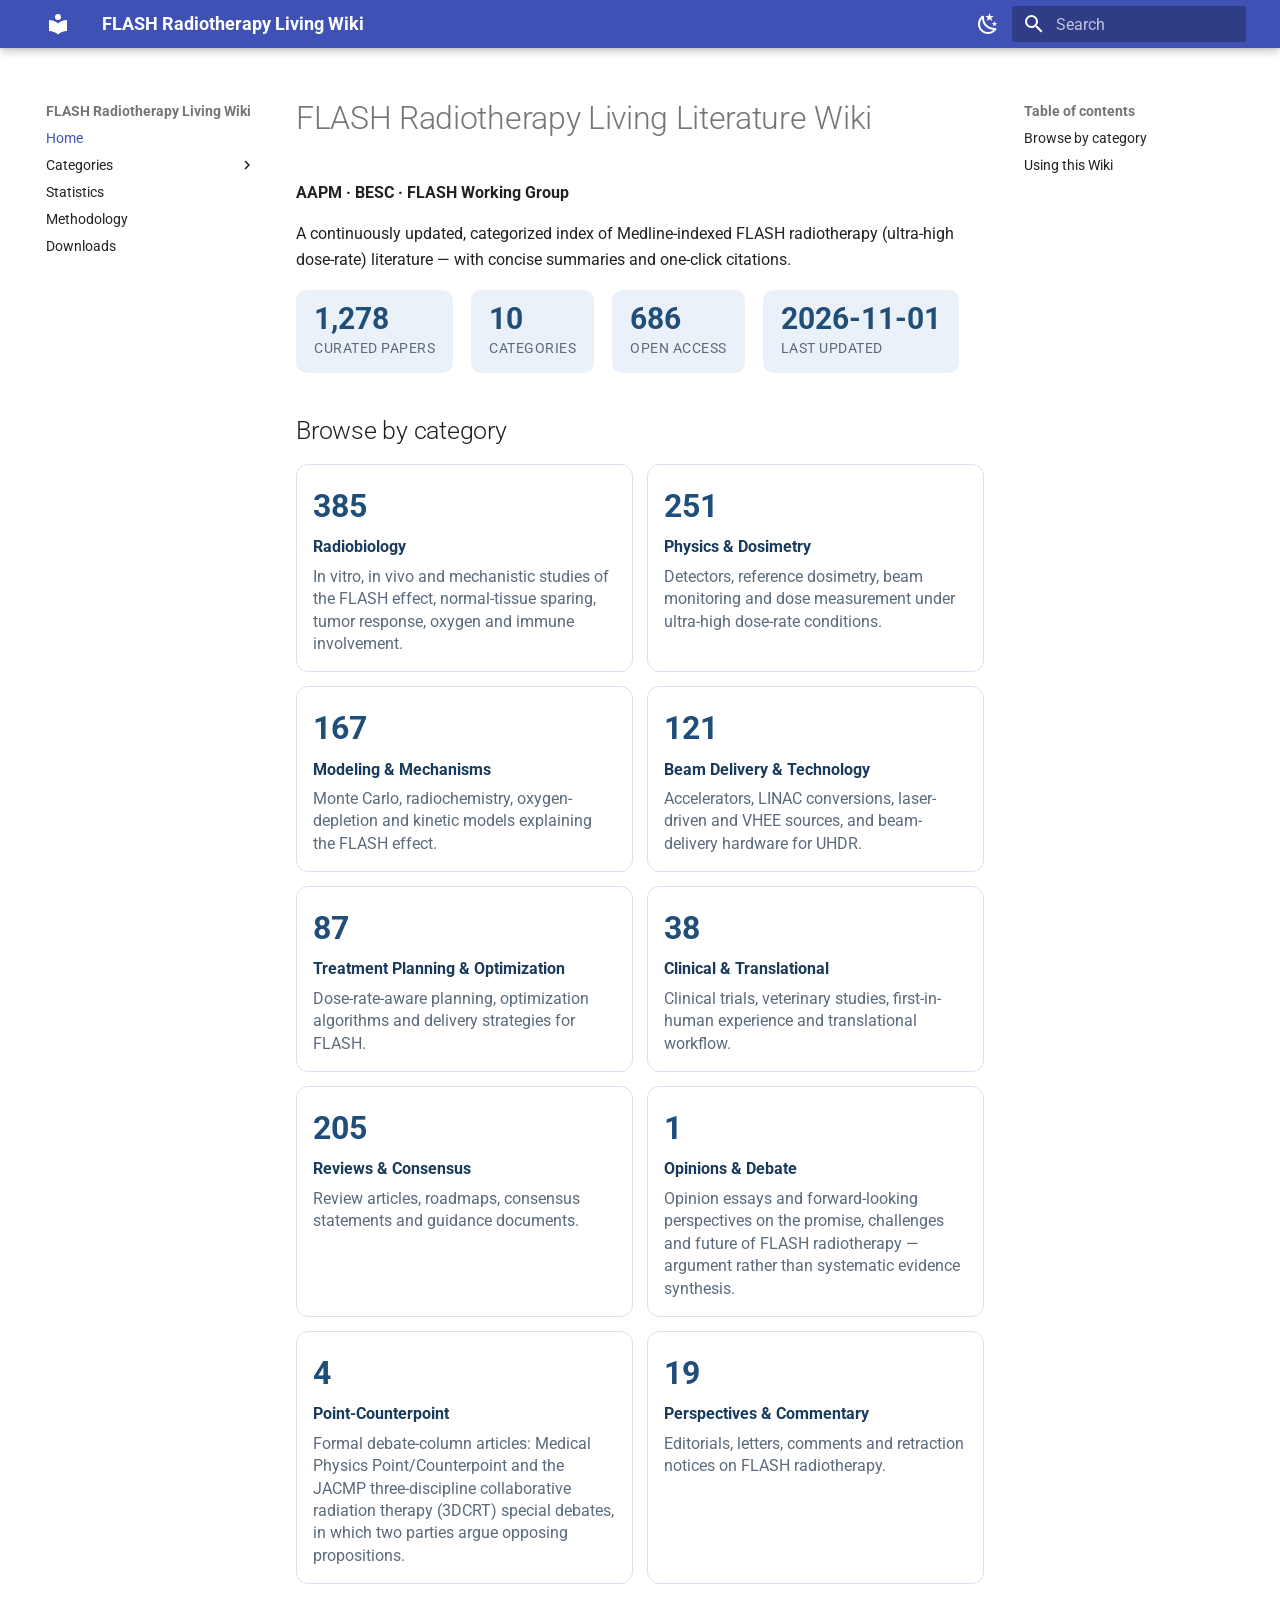
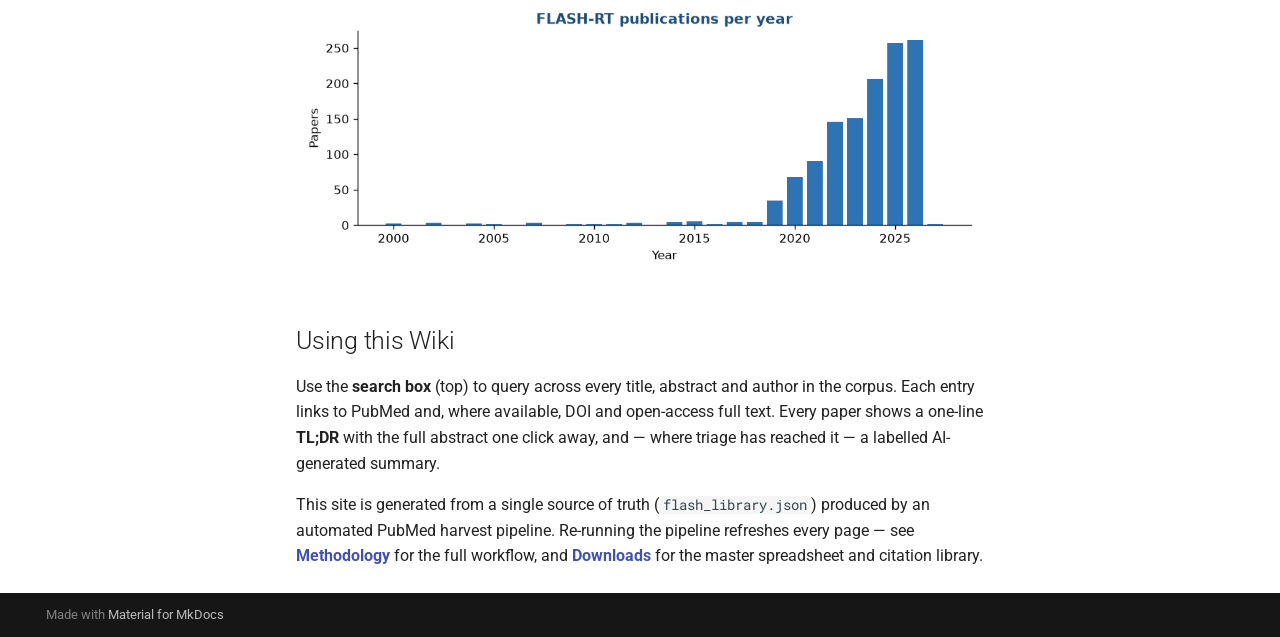
<file: index.html>
<!doctype html>
<html lang="en" class="no-js">
  <head>
    
      <meta charset="utf-8">
      <meta name="viewport" content="width=device-width,initial-scale=1">
      
        <meta name="description" content="AAPM BESC FLASH Working Group - categorized FLASH-RT literature">
      
      
      
      
      
        <link rel="next" href="radiobiology.html">
      
      
        
      
      
      <link rel="icon" href="assets/images/favicon.png">
      <meta name="generator" content="mkdocs-1.6.1, mkdocs-material-9.8.0">
    
    
      
        <title>FLASH Radiotherapy Living Wiki</title>
      
    
    
      <link rel="stylesheet" href="assets/stylesheets/main.57a0d79d.min.css">
      
        
        <link rel="stylesheet" href="assets/stylesheets/palette.fb2fffe2.min.css">
      
      


    
    
      
    
    
      
        
        
        <link rel="preconnect" href="https://fonts.gstatic.com" crossorigin>
        <link rel="stylesheet" href="https://fonts.googleapis.com/css?family=Roboto:300,300i,400,400i,700,700i%7CRoboto+Mono:400,400i,700,700i&display=fallback">
        <style>:root{--md-text-font:"Roboto";--md-code-font:"Roboto Mono"}</style>
      
    
    
      <link rel="stylesheet" href="stylesheets/extra.css">
    
    <script>__md_scope=new URL(".",location),__md_hash=e=>[...e].reduce(((e,_)=>(e<<5)-e+_.charCodeAt(0)),0),__md_get=(e,_=localStorage,t=__md_scope)=>JSON.parse(_.getItem(t.pathname+"."+e)),__md_set=(e,_,t=localStorage,a=__md_scope)=>{try{t.setItem(a.pathname+"."+e,JSON.stringify(_))}catch(e){}}</script>
    
      

    
    
  </head>
  
  
    
    
      
    
    
    
    
    <body dir="ltr" data-md-color-scheme="default" data-md-color-primary="indigo" data-md-color-accent="indigo">
  
    
    <input class="md-toggle" data-md-toggle="drawer" type="checkbox" id="__drawer" autocomplete="off">
    <input class="md-toggle" data-md-toggle="search" type="checkbox" id="__search" autocomplete="off">
    <label class="md-overlay" for="__drawer"></label>
    <div data-md-component="skip">
      
        
        <a href="#flash-radiotherapy-living-literature-wiki" class="md-skip">
          Skip to content
        </a>
      
    </div>
    <div data-md-component="announce">
      
    </div>
    
    
      

  

<header class="md-header md-header--shadow" data-md-component="header">
  <nav class="md-header__inner md-grid" aria-label="Header">
    <a href="index.html" title="FLASH Radiotherapy Living Wiki" class="md-header__button md-logo" aria-label="FLASH Radiotherapy Living Wiki" data-md-component="logo">
      
  
  <svg xmlns="http://www.w3.org/2000/svg" viewBox="0 0 24 24"><path d="M12 8a3 3 0 0 0 3-3 3 3 0 0 0-3-3 3 3 0 0 0-3 3 3 3 0 0 0 3 3m0 3.54C9.64 9.35 6.5 8 3 8v11c3.5 0 6.64 1.35 9 3.54 2.36-2.19 5.5-3.54 9-3.54V8c-3.5 0-6.64 1.35-9 3.54"/></svg>

    </a>
    <label class="md-header__button md-icon" for="__drawer">
      
      <svg xmlns="http://www.w3.org/2000/svg" viewBox="0 0 24 24"><path d="M3 6h18v2H3zm0 5h18v2H3zm0 5h18v2H3z"/></svg>
    </label>
    <div class="md-header__title" data-md-component="header-title">
      <div class="md-header__ellipsis">
        <div class="md-header__topic">
          <span class="md-ellipsis">
            FLASH Radiotherapy Living Wiki
          </span>
        </div>
        <div class="md-header__topic" data-md-component="header-topic">
          <span class="md-ellipsis">
            
              Home
            
          </span>
        </div>
      </div>
    </div>
    
      
        <form class="md-header__option" data-md-component="palette">
  
    
    
    
    <input class="md-option" data-md-color-media="" data-md-color-scheme="default" data-md-color-primary="indigo" data-md-color-accent="indigo"  aria-label="Dark mode"  type="radio" name="__palette" id="__palette_0">
    
      <label class="md-header__button md-icon" title="Dark mode" for="__palette_1" hidden>
        <svg xmlns="http://www.w3.org/2000/svg" viewBox="0 0 24 24"><path d="m17.75 4.09-2.53 1.94.91 3.06-2.63-1.81-2.63 1.81.91-3.06-2.53-1.94L12.44 4l1.06-3 1.06 3zm3.5 6.91-1.64 1.25.59 1.98-1.7-1.17-1.7 1.17.59-1.98L15.75 11l2.06-.05L18.5 9l.69 1.95zm-2.28 4.95c.83-.08 1.72 1.1 1.19 1.85-.32.45-.66.87-1.08 1.27C15.17 23 8.84 23 4.94 19.07c-3.91-3.9-3.91-10.24 0-14.14.4-.4.82-.76 1.27-1.08.75-.53 1.93.36 1.85 1.19-.27 2.86.69 5.83 2.89 8.02a9.96 9.96 0 0 0 8.02 2.89m-1.64 2.02a12.08 12.08 0 0 1-7.8-3.47c-2.17-2.19-3.33-5-3.49-7.82-2.81 3.14-2.7 7.96.31 10.98 3.02 3.01 7.84 3.12 10.98.31"/></svg>
      </label>
    
  
    
    
    
    <input class="md-option" data-md-color-media="" data-md-color-scheme="slate" data-md-color-primary="indigo" data-md-color-accent="indigo"  aria-label="Light mode"  type="radio" name="__palette" id="__palette_1">
    
      <label class="md-header__button md-icon" title="Light mode" for="__palette_0" hidden>
        <svg xmlns="http://www.w3.org/2000/svg" viewBox="0 0 24 24"><path d="M12 7a5 5 0 0 1 5 5 5 5 0 0 1-5 5 5 5 0 0 1-5-5 5 5 0 0 1 5-5m0 2a3 3 0 0 0-3 3 3 3 0 0 0 3 3 3 3 0 0 0 3-3 3 3 0 0 0-3-3m0-7 2.39 3.42C13.65 5.15 12.84 5 12 5s-1.65.15-2.39.42zM3.34 7l4.16-.35A7.2 7.2 0 0 0 5.94 8.5c-.44.74-.69 1.5-.83 2.29zm.02 10 1.76-3.77a7.131 7.131 0 0 0 2.38 4.14zM20.65 7l-1.77 3.79a7.02 7.02 0 0 0-2.38-4.15zm-.01 10-4.14.36c.59-.51 1.12-1.14 1.54-1.86.42-.73.69-1.5.83-2.29zM12 22l-2.41-3.44c.74.27 1.55.44 2.41.44.82 0 1.63-.17 2.37-.44z"/></svg>
      </label>
    
  
</form>
      
    
    
      <script>var palette=__md_get("__palette");if(palette&&palette.color){if("(prefers-color-scheme)"===palette.color.media){var media=matchMedia("(prefers-color-scheme: light)"),input=document.querySelector(media.matches?"[data-md-color-media='(prefers-color-scheme: light)']":"[data-md-color-media='(prefers-color-scheme: dark)']");palette.color.media=input.getAttribute("data-md-color-media"),palette.color.scheme=input.getAttribute("data-md-color-scheme"),palette.color.primary=input.getAttribute("data-md-color-primary"),palette.color.accent=input.getAttribute("data-md-color-accent")}for(var[key,value]of Object.entries(palette.color))document.body.setAttribute("data-md-color-"+key,value)}</script>
    
    
    
      
      
        <label class="md-header__button md-icon" for="__search">
          
          <svg xmlns="http://www.w3.org/2000/svg" viewBox="0 0 24 24"><path d="M9.5 3A6.5 6.5 0 0 1 16 9.5c0 1.61-.59 3.09-1.56 4.23l.27.27h.79l5 5-1.5 1.5-5-5v-.79l-.27-.27A6.52 6.52 0 0 1 9.5 16 6.5 6.5 0 0 1 3 9.5 6.5 6.5 0 0 1 9.5 3m0 2C7 5 5 7 5 9.5S7 14 9.5 14 14 12 14 9.5 12 5 9.5 5"/></svg>
        </label>
        <div class="md-search" data-md-component="search" role="dialog">
  <label class="md-search__overlay" for="__search"></label>
  <div class="md-search__inner" role="search">
    <form class="md-search__form" name="search">
      <input type="text" class="md-search__input" name="query" aria-label="Search" placeholder="Search" autocapitalize="off" autocorrect="off" autocomplete="off" spellcheck="false" data-md-component="search-query" required>
      <label class="md-search__icon md-icon" for="__search">
        
        <svg xmlns="http://www.w3.org/2000/svg" viewBox="0 0 24 24"><path d="M9.5 3A6.5 6.5 0 0 1 16 9.5c0 1.61-.59 3.09-1.56 4.23l.27.27h.79l5 5-1.5 1.5-5-5v-.79l-.27-.27A6.52 6.52 0 0 1 9.5 16 6.5 6.5 0 0 1 3 9.5 6.5 6.5 0 0 1 9.5 3m0 2C7 5 5 7 5 9.5S7 14 9.5 14 14 12 14 9.5 12 5 9.5 5"/></svg>
        
        <svg xmlns="http://www.w3.org/2000/svg" viewBox="0 0 24 24"><path d="M20 11v2H8l5.5 5.5-1.42 1.42L4.16 12l7.92-7.92L13.5 5.5 8 11z"/></svg>
      </label>
      <nav class="md-search__options" aria-label="Search">
        
        <button type="reset" class="md-search__icon md-icon" title="Clear" aria-label="Clear" tabindex="-1">
          
          <svg xmlns="http://www.w3.org/2000/svg" viewBox="0 0 24 24"><path d="M19 6.41 17.59 5 12 10.59 6.41 5 5 6.41 10.59 12 5 17.59 6.41 19 12 13.41 17.59 19 19 17.59 13.41 12z"/></svg>
        </button>
      </nav>
      
        <div class="md-search__suggest" data-md-component="search-suggest"></div>
      
    </form>
    <div class="md-search__output">
      <div class="md-search__scrollwrap" tabindex="0" data-md-scrollfix>
        <div class="md-search-result" data-md-component="search-result">
          <div class="md-search-result__meta">
            Initializing search
          </div>
          <ol class="md-search-result__list" role="presentation"></ol>
        </div>
      </div>
    </div>
  </div>
</div>
      
    
    
  </nav>
  
</header>
    
    <div class="md-container" data-md-component="container">
      
      
        
          
        
      
      <main class="md-main" data-md-component="main">
        <div class="md-main__inner md-grid">
          
            
              
              <div class="md-sidebar md-sidebar--primary" data-md-component="sidebar" data-md-type="navigation" >
                <div class="md-sidebar__scrollwrap">
                  <div class="md-sidebar__inner">
                    



<nav class="md-nav md-nav--primary" aria-label="Navigation" data-md-level="0">
  <label class="md-nav__title" for="__drawer">
    <a href="index.html" title="FLASH Radiotherapy Living Wiki" class="md-nav__button md-logo" aria-label="FLASH Radiotherapy Living Wiki" data-md-component="logo">
      
  
  <svg xmlns="http://www.w3.org/2000/svg" viewBox="0 0 24 24"><path d="M12 8a3 3 0 0 0 3-3 3 3 0 0 0-3-3 3 3 0 0 0-3 3 3 3 0 0 0 3 3m0 3.54C9.64 9.35 6.5 8 3 8v11c3.5 0 6.64 1.35 9 3.54 2.36-2.19 5.5-3.54 9-3.54V8c-3.5 0-6.64 1.35-9 3.54"/></svg>

    </a>
    FLASH Radiotherapy Living Wiki
  </label>
  
  <ul class="md-nav__list" data-md-scrollfix>
    
      
      
  
  
    
  
  
  
    <li class="md-nav__item md-nav__item--active">
      
      <input class="md-nav__toggle md-toggle" type="checkbox" id="__toc">
      
      
        
      
      
        <label class="md-nav__link md-nav__link--active" for="__toc">
          
  
  
  <span class="md-ellipsis">
    
  
    Home
  

    
  </span>
  
  

          <span class="md-nav__icon md-icon"></span>
        </label>
      
      <a href="index.html" class="md-nav__link md-nav__link--active">
        
  
  
  <span class="md-ellipsis">
    
  
    Home
  

    
  </span>
  
  

      </a>
      
        

<nav class="md-nav md-nav--secondary" aria-label="Table of contents">
  
  
  
    
  
  
    <label class="md-nav__title" for="__toc">
      <span class="md-nav__icon md-icon"></span>
      Table of contents
    </label>
    <ul class="md-nav__list" data-md-component="toc" data-md-scrollfix>
      
        <li class="md-nav__item">
  <a href="#browse-by-category" class="md-nav__link">
    <span class="md-ellipsis">
      
        Browse by category
      
    </span>
  </a>
  
</li>
      
        <li class="md-nav__item">
  <a href="#using-this-wiki" class="md-nav__link">
    <span class="md-ellipsis">
      
        Using this Wiki
      
    </span>
  </a>
  
</li>
      
    </ul>
  
</nav>
      
    </li>
  

    
      
      
  
  
  
  
    
    
    
    
    
    <li class="md-nav__item md-nav__item--nested">
      
        
        
        <input class="md-nav__toggle md-toggle " type="checkbox" id="__nav_2" >
        
          
          <label class="md-nav__link" for="__nav_2" id="__nav_2_label" tabindex="0">
            
  
  
  <span class="md-ellipsis">
    
  
    Categories
  

    
  </span>
  
  

            <span class="md-nav__icon md-icon"></span>
          </label>
        
        <nav class="md-nav" data-md-level="1" aria-labelledby="__nav_2_label" aria-expanded="false">
          <label class="md-nav__title" for="__nav_2">
            <span class="md-nav__icon md-icon"></span>
            
  
    Categories
  

          </label>
          <ul class="md-nav__list" data-md-scrollfix>
            
              
                
  
  
  
  
    <li class="md-nav__item">
      <a href="radiobiology.html" class="md-nav__link">
        
  
  
  <span class="md-ellipsis">
    
  
    Radiobiology
  

    
  </span>
  
  

      </a>
    </li>
  

              
            
              
                
  
  
  
  
    <li class="md-nav__item">
      <a href="physics-dosimetry.html" class="md-nav__link">
        
  
  
  <span class="md-ellipsis">
    
  
    Physics & Dosimetry
  

    
  </span>
  
  

      </a>
    </li>
  

              
            
              
                
  
  
  
  
    <li class="md-nav__item">
      <a href="modeling-mechanisms.html" class="md-nav__link">
        
  
  
  <span class="md-ellipsis">
    
  
    Modeling & Mechanisms
  

    
  </span>
  
  

      </a>
    </li>
  

              
            
              
                
  
  
  
  
    <li class="md-nav__item">
      <a href="beam-delivery-technology.html" class="md-nav__link">
        
  
  
  <span class="md-ellipsis">
    
  
    Beam Delivery & Technology
  

    
  </span>
  
  

      </a>
    </li>
  

              
            
              
                
  
  
  
  
    <li class="md-nav__item">
      <a href="treatment-planning-optimization.html" class="md-nav__link">
        
  
  
  <span class="md-ellipsis">
    
  
    Treatment Planning & Optimization
  

    
  </span>
  
  

      </a>
    </li>
  

              
            
              
                
  
  
  
  
    <li class="md-nav__item">
      <a href="clinical-translational.html" class="md-nav__link">
        
  
  
  <span class="md-ellipsis">
    
  
    Clinical & Translational
  

    
  </span>
  
  

      </a>
    </li>
  

              
            
              
                
  
  
  
  
    <li class="md-nav__item">
      <a href="reviews-consensus.html" class="md-nav__link">
        
  
  
  <span class="md-ellipsis">
    
  
    Reviews & Consensus
  

    
  </span>
  
  

      </a>
    </li>
  

              
            
              
                
  
  
  
  
    <li class="md-nav__item">
      <a href="opinions-debate.html" class="md-nav__link">
        
  
  
  <span class="md-ellipsis">
    
  
    Opinions & Debate
  

    
  </span>
  
  

      </a>
    </li>
  

              
            
              
                
  
  
  
  
    <li class="md-nav__item">
      <a href="point-counterpoint.html" class="md-nav__link">
        
  
  
  <span class="md-ellipsis">
    
  
    Point-Counterpoint
  

    
  </span>
  
  

      </a>
    </li>
  

              
            
              
                
  
  
  
  
    <li class="md-nav__item">
      <a href="perspectives-commentary.html" class="md-nav__link">
        
  
  
  <span class="md-ellipsis">
    
  
    Perspectives & Commentary
  

    
  </span>
  
  

      </a>
    </li>
  

              
            
          </ul>
        </nav>
      
    </li>
  

    
      
      
  
  
  
  
    <li class="md-nav__item">
      <a href="statistics.html" class="md-nav__link">
        
  
  
  <span class="md-ellipsis">
    
  
    Statistics
  

    
  </span>
  
  

      </a>
    </li>
  

    
      
      
  
  
  
  
    <li class="md-nav__item">
      <a href="methodology.html" class="md-nav__link">
        
  
  
  <span class="md-ellipsis">
    
  
    Methodology
  

    
  </span>
  
  

      </a>
    </li>
  

    
      
      
  
  
  
  
    <li class="md-nav__item">
      <a href="downloads.html" class="md-nav__link">
        
  
  
  <span class="md-ellipsis">
    
  
    Downloads
  

    
  </span>
  
  

      </a>
    </li>
  

    
  </ul>
</nav>
                  </div>
                </div>
              </div>
            
            
              
              <div class="md-sidebar md-sidebar--secondary" data-md-component="sidebar" data-md-type="toc" >
                <div class="md-sidebar__scrollwrap">
                  <div class="md-sidebar__inner">
                    

<nav class="md-nav md-nav--secondary" aria-label="Table of contents">
  
  
  
    
  
  
    <label class="md-nav__title" for="__toc">
      <span class="md-nav__icon md-icon"></span>
      Table of contents
    </label>
    <ul class="md-nav__list" data-md-component="toc" data-md-scrollfix>
      
        <li class="md-nav__item">
  <a href="#browse-by-category" class="md-nav__link">
    <span class="md-ellipsis">
      
        Browse by category
      
    </span>
  </a>
  
</li>
      
        <li class="md-nav__item">
  <a href="#using-this-wiki" class="md-nav__link">
    <span class="md-ellipsis">
      
        Using this Wiki
      
    </span>
  </a>
  
</li>
      
    </ul>
  
</nav>
                  </div>
                </div>
              </div>
            
          
          
            <div class="md-content" data-md-component="content">
              
              <article class="md-content__inner md-typeset">
                
                  



<h1 id="flash-radiotherapy-living-literature-wiki">FLASH Radiotherapy Living Literature Wiki</h1>
<p><strong>AAPM · BESC · FLASH Working Group</strong></p>
<p>A continuously updated, categorized index of Medline-indexed FLASH radiotherapy
(ultra-high dose-rate) literature — with concise summaries and one-click citations.</p>
<div class="stat-row">
<div class="stat"><b>1,278</b><span>curated papers</span></div>
<div class="stat"><b>10</b><span>categories</span></div>
<div class="stat"><b>686</b><span>open access</span></div>
<div class="stat"><b>2026-11-01</b><span>last updated</span></div>
</div>

<h2 id="browse-by-category">Browse by category</h2>
<div class="cat-grid">
<a class="cat-card" href="radiobiology.html"><span class="n">385</span><span class="c">Radiobiology</span><span class="d">In vitro, in vivo and mechanistic studies of the FLASH effect, normal-tissue sparing, tumor response, oxygen and immune involvement.</span></a><a class="cat-card" href="physics-dosimetry.html"><span class="n">251</span><span class="c">Physics & Dosimetry</span><span class="d">Detectors, reference dosimetry, beam monitoring and dose measurement under ultra-high dose-rate conditions.</span></a><a class="cat-card" href="modeling-mechanisms.html"><span class="n">167</span><span class="c">Modeling & Mechanisms</span><span class="d">Monte Carlo, radiochemistry, oxygen-depletion and kinetic models explaining the FLASH effect.</span></a><a class="cat-card" href="beam-delivery-technology.html"><span class="n">121</span><span class="c">Beam Delivery & Technology</span><span class="d">Accelerators, LINAC conversions, laser-driven and VHEE sources, and beam-delivery hardware for UHDR.</span></a><a class="cat-card" href="treatment-planning-optimization.html"><span class="n">87</span><span class="c">Treatment Planning & Optimization</span><span class="d">Dose-rate-aware planning, optimization algorithms and delivery strategies for FLASH.</span></a><a class="cat-card" href="clinical-translational.html"><span class="n">38</span><span class="c">Clinical & Translational</span><span class="d">Clinical trials, veterinary studies, first-in-human experience and translational workflow.</span></a><a class="cat-card" href="reviews-consensus.html"><span class="n">205</span><span class="c">Reviews & Consensus</span><span class="d">Review articles, roadmaps, consensus statements and guidance documents.</span></a><a class="cat-card" href="opinions-debate.html"><span class="n">1</span><span class="c">Opinions & Debate</span><span class="d">Opinion essays and forward-looking perspectives on the promise, challenges and future of FLASH radiotherapy — argument rather than systematic evidence synthesis.</span></a><a class="cat-card" href="point-counterpoint.html"><span class="n">4</span><span class="c">Point-Counterpoint</span><span class="d">Formal debate-column articles: Medical Physics Point/Counterpoint and the JACMP three-discipline collaborative radiation therapy (3DCRT) special debates, in which two parties argue opposing propositions.</span></a><a class="cat-card" href="perspectives-commentary.html"><span class="n">19</span><span class="c">Perspectives & Commentary</span><span class="d">Editorials, letters, comments and retraction notices on FLASH radiotherapy.</span></a>
</div>

<p><img alt="Publications per year" src="assets/per_year.png" /></p>
<h2 id="using-this-wiki">Using this Wiki</h2>
<p>Use the <strong>search box</strong> (top) to query across every title, abstract and author in the
corpus. Each entry links to PubMed and, where available, DOI and open-access full text.
Every paper shows a one-line <strong>TL;DR</strong> with the full abstract one click away, and — where triage has reached it — a labelled AI-generated summary.</p>
<p>This site is generated from a single source of truth (<code>flash_library.json</code>) produced by
an automated PubMed harvest pipeline. Re-running the pipeline refreshes every page — see
<strong><a href="methodology.html">Methodology</a></strong> for the full workflow, and <strong><a href="downloads.html">Downloads</a></strong>
for the master spreadsheet and citation library.</p>












                
              </article>
            </div>
          
          
<script>var target=document.getElementById(location.hash.slice(1));target&&target.name&&(target.checked=target.name.startsWith("__tabbed_"))</script>
        </div>
        
          <button type="button" class="md-top md-icon" data-md-component="top" hidden>
  
  <svg xmlns="http://www.w3.org/2000/svg" viewBox="0 0 24 24"><path d="M13 20h-2V8l-5.5 5.5-1.42-1.42L12 4.16l7.92 7.92-1.42 1.42L13 8z"/></svg>
  Back to top
</button>
        
      </main>
      
        <footer class="md-footer">
  
  <div class="md-footer-meta md-typeset">
    <div class="md-footer-meta__inner md-grid">
      <div class="md-copyright">
  
  
    Made with
    <a href="https://squidfunk.github.io/mkdocs-material/" target="_blank" rel="noopener">
      Material for MkDocs
    </a>
  
</div>
      
    </div>
  </div>
</footer>
      
    </div>
    <div class="md-dialog" data-md-component="dialog">
      <div class="md-dialog__inner md-typeset"></div>
    </div>
    
    
    
      
      
      <script id="__config" type="application/json">{"annotate": null, "base": ".", "features": ["search.suggest", "search.highlight", "navigation.top", "navigation.tracking", "toc.follow", "content.code.copy"], "search": "assets/javascripts/workers/search.a7633da7.min.js", "tags": null, "translations": {"clipboard.copied": "Copied to clipboard", "clipboard.copy": "Copy to clipboard", "search.result.more.one": "1 more on this page", "search.result.more.other": "# more on this page", "search.result.none": "No matching documents", "search.result.one": "1 matching document", "search.result.other": "# matching documents", "search.result.placeholder": "Type to start searching", "search.result.term.missing": "Missing", "select.version": "Select version"}, "version": null}</script>
    
    
      <script src="assets/javascripts/bundle.c21346df.min.js"></script>
      
    
  </body>
</html>
</file>
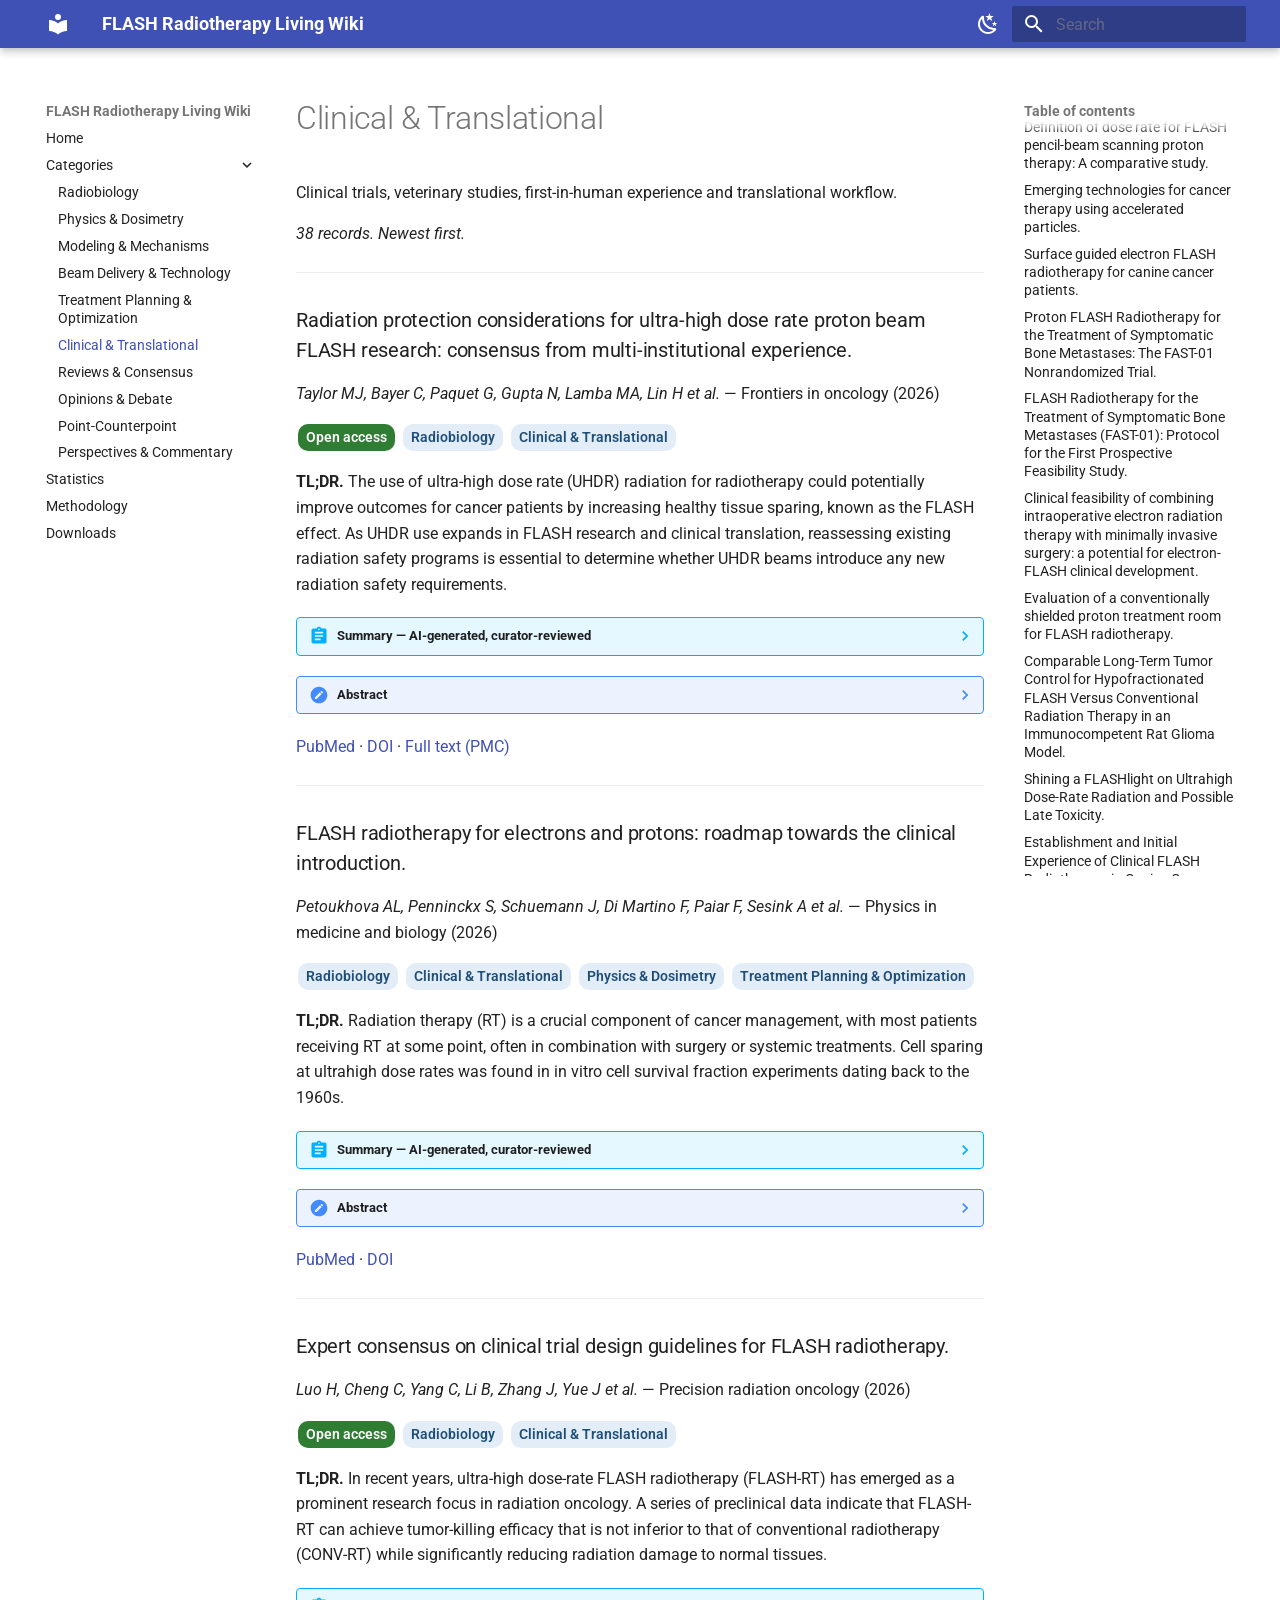
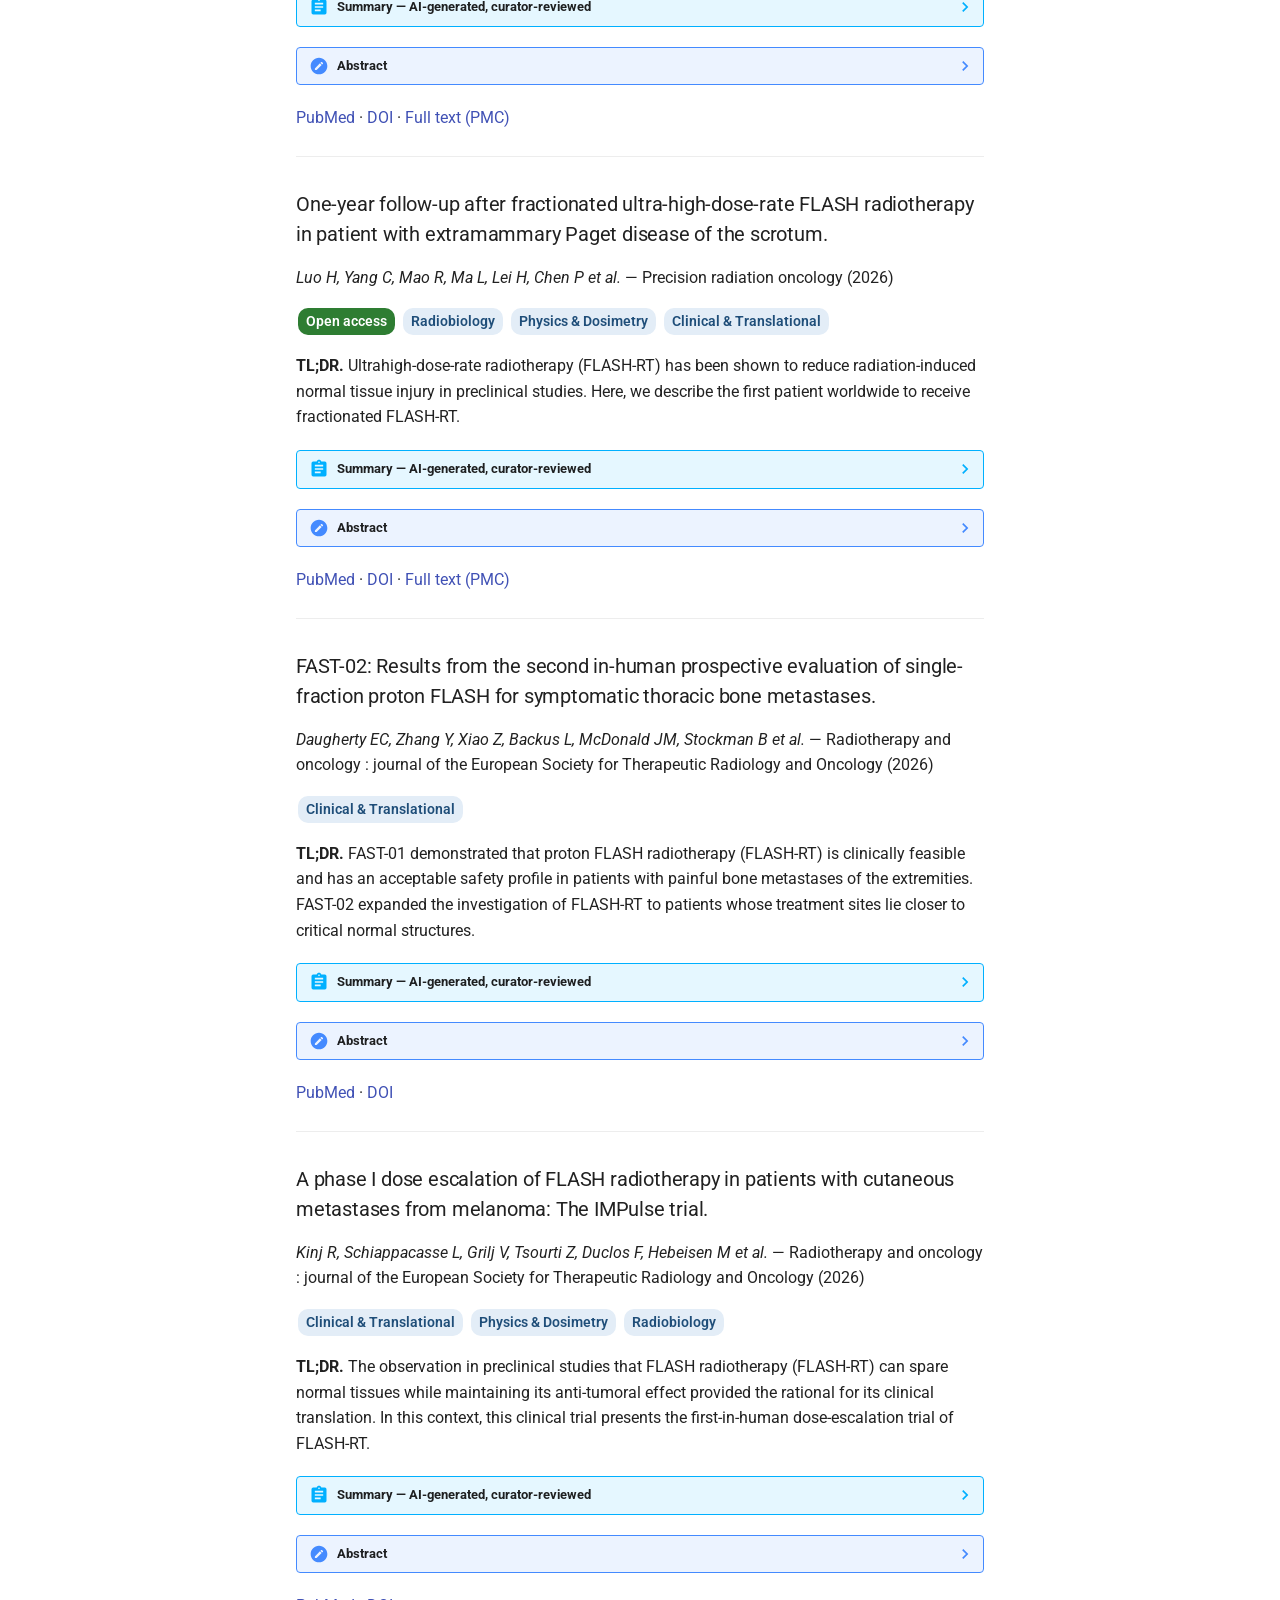
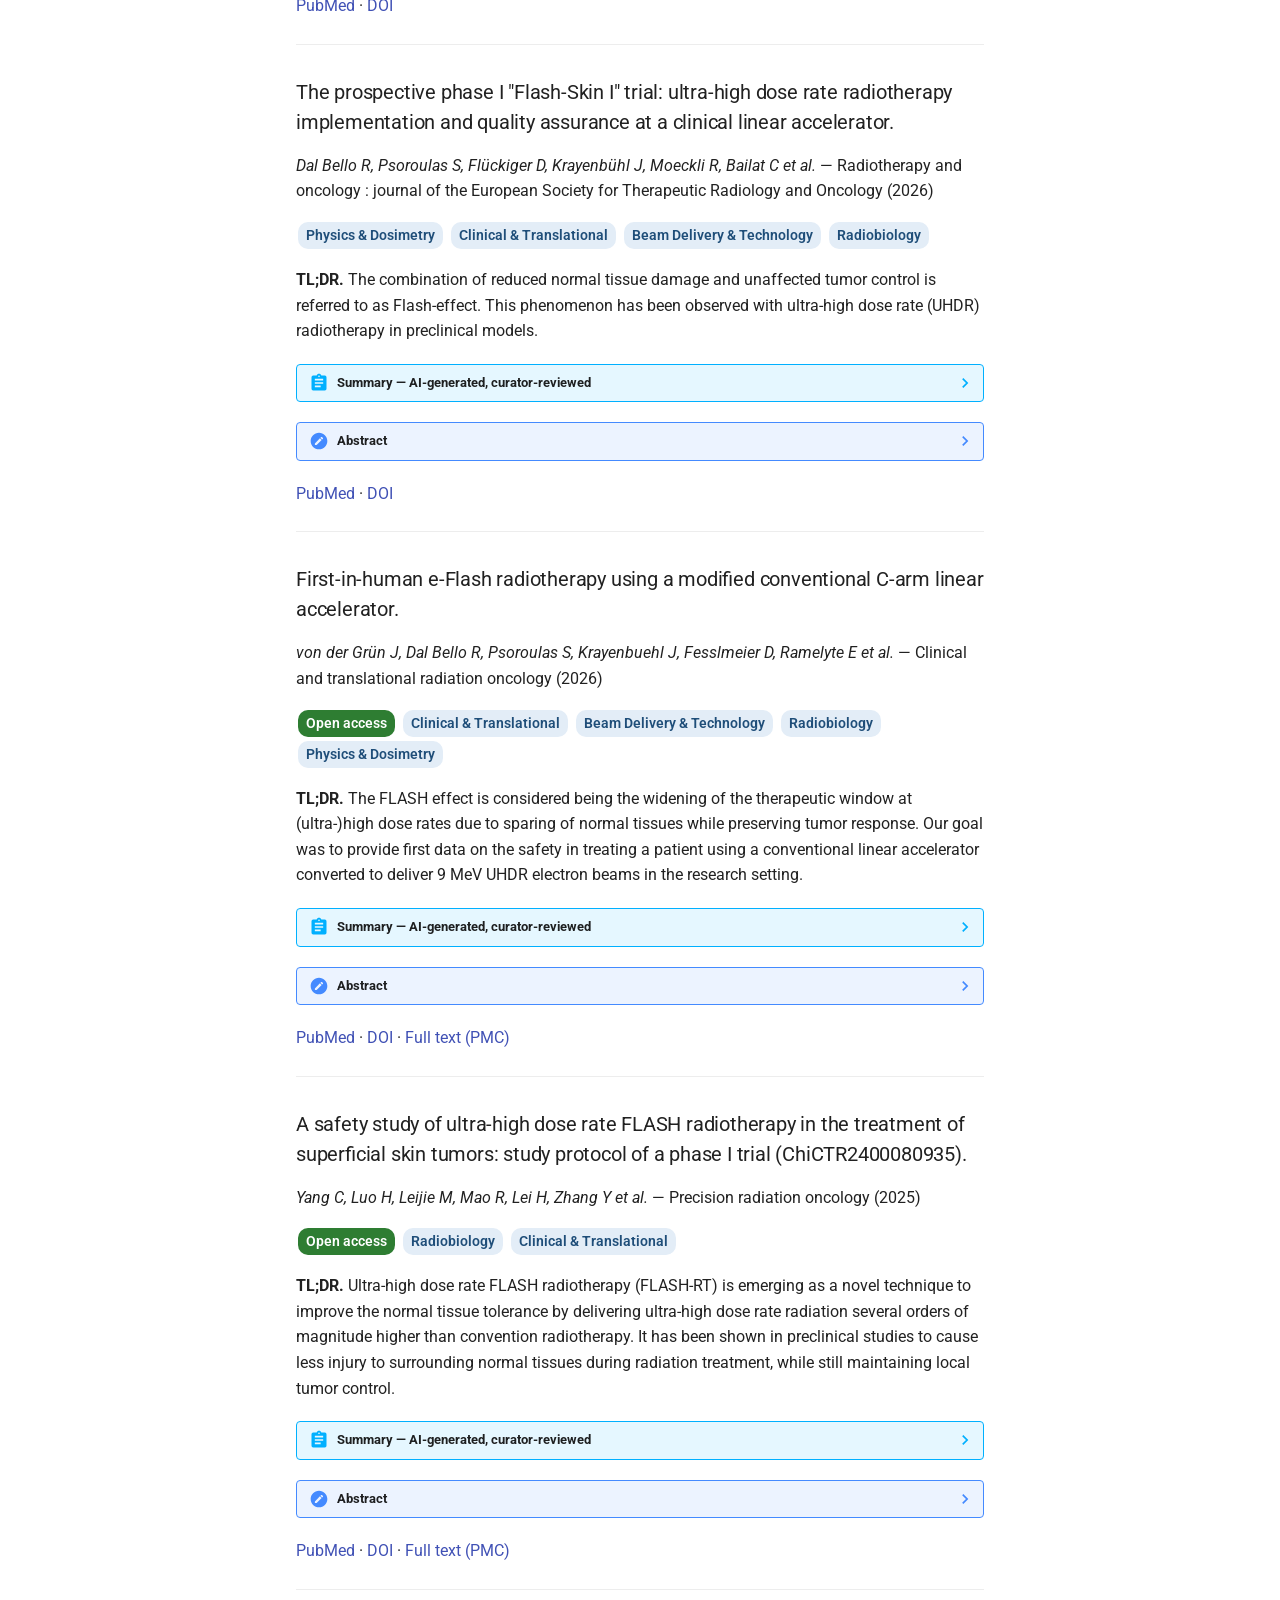
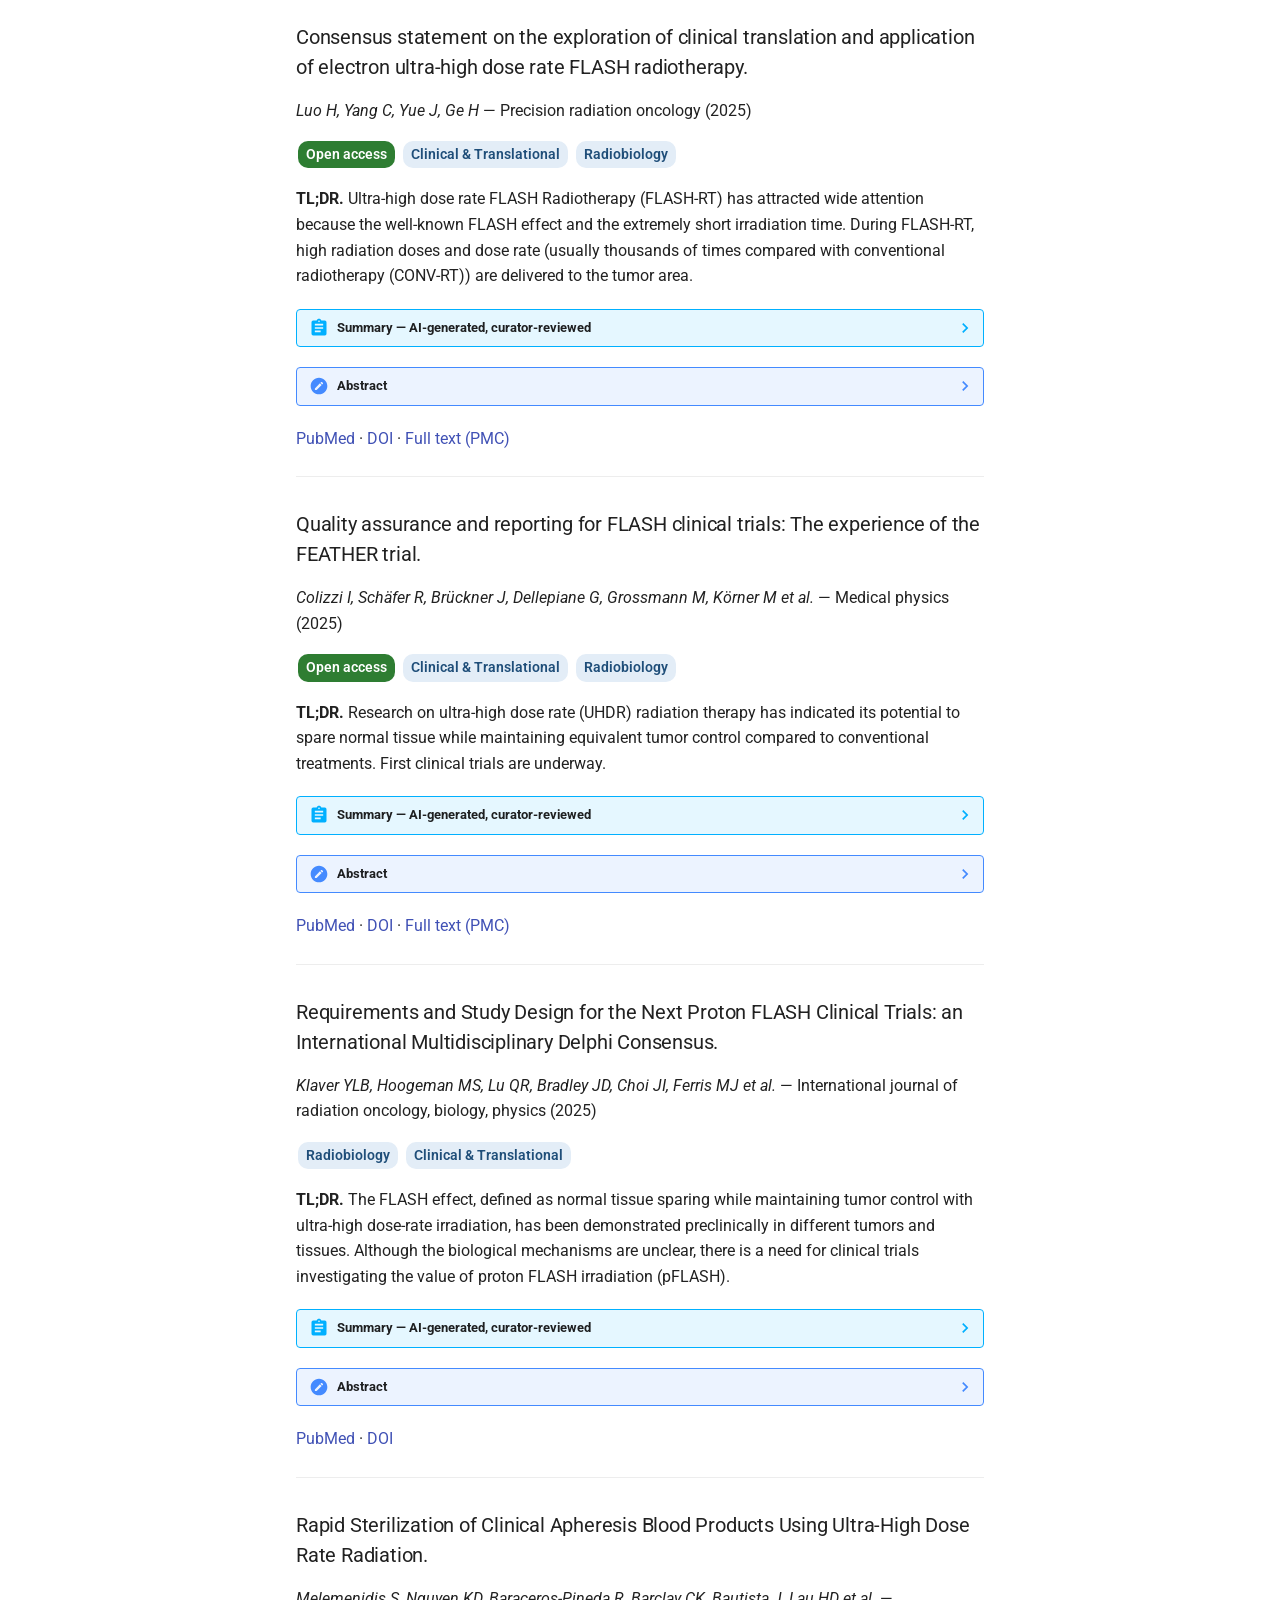
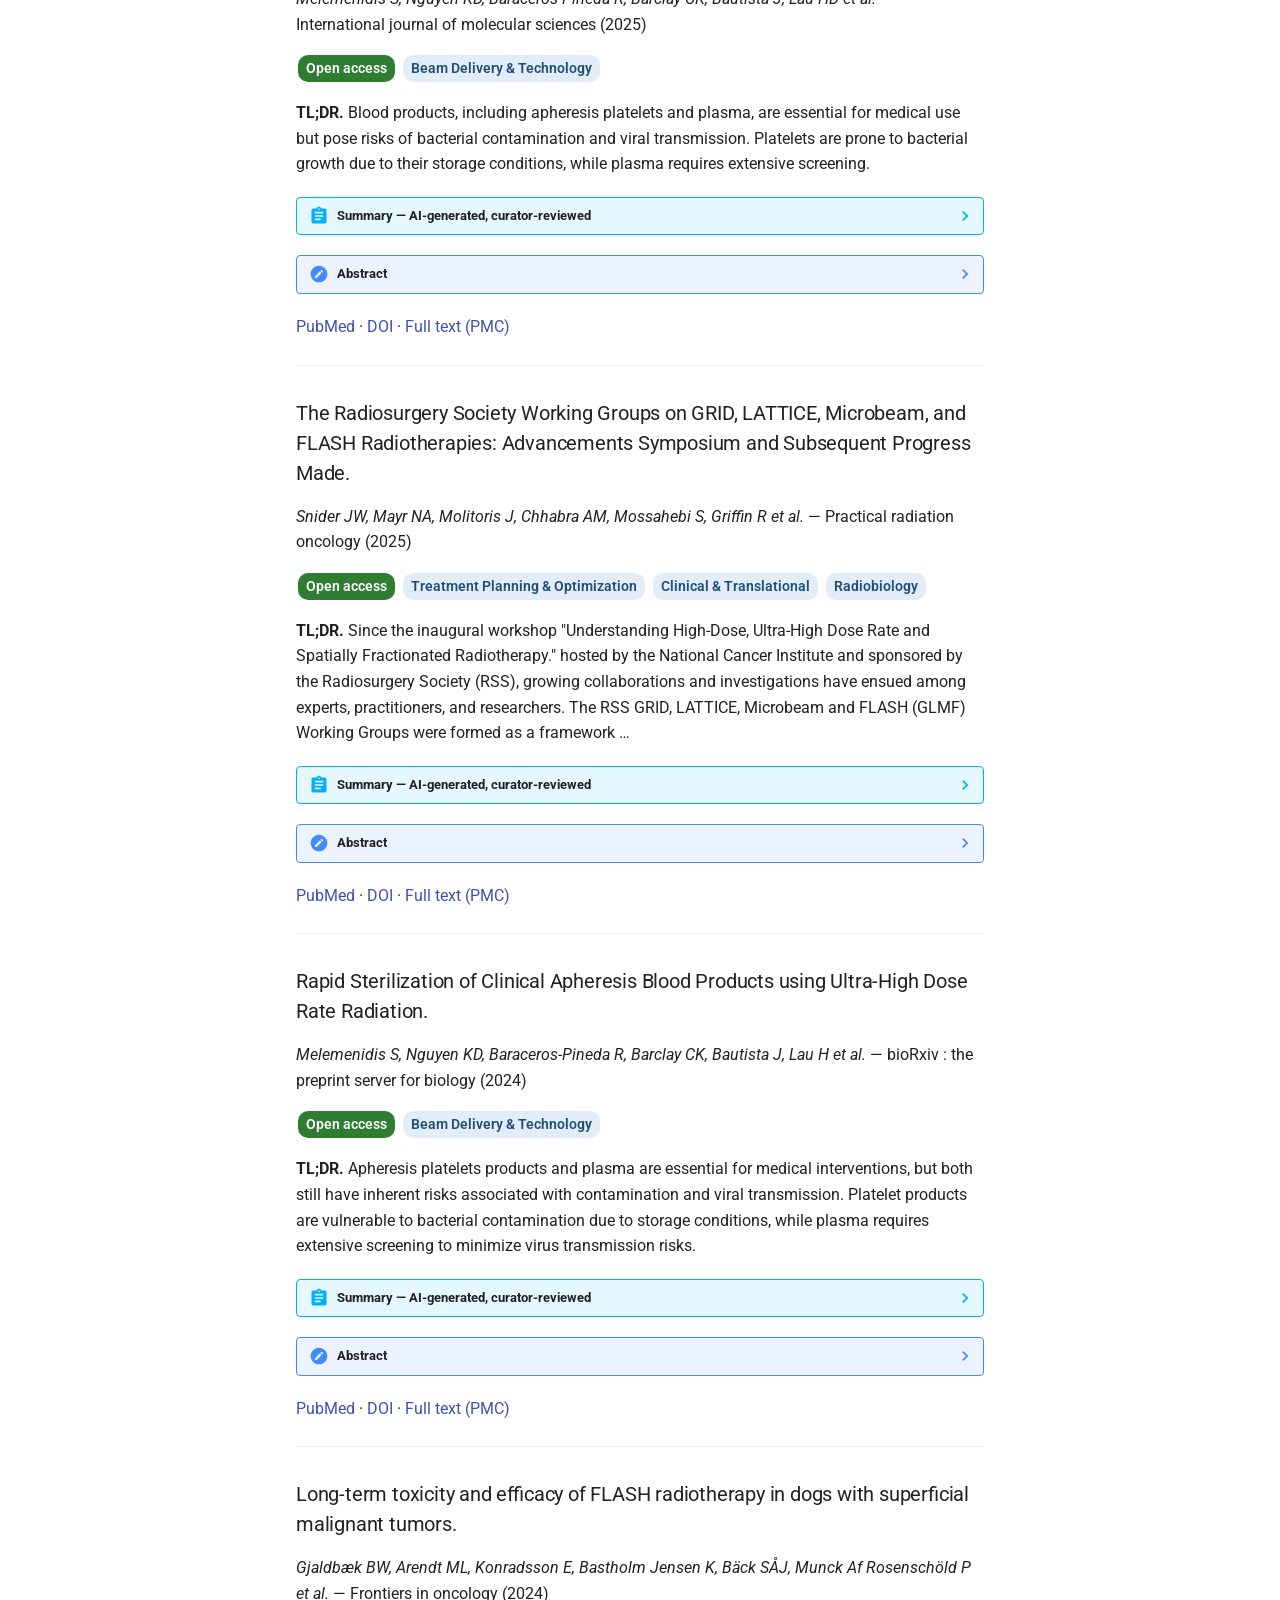
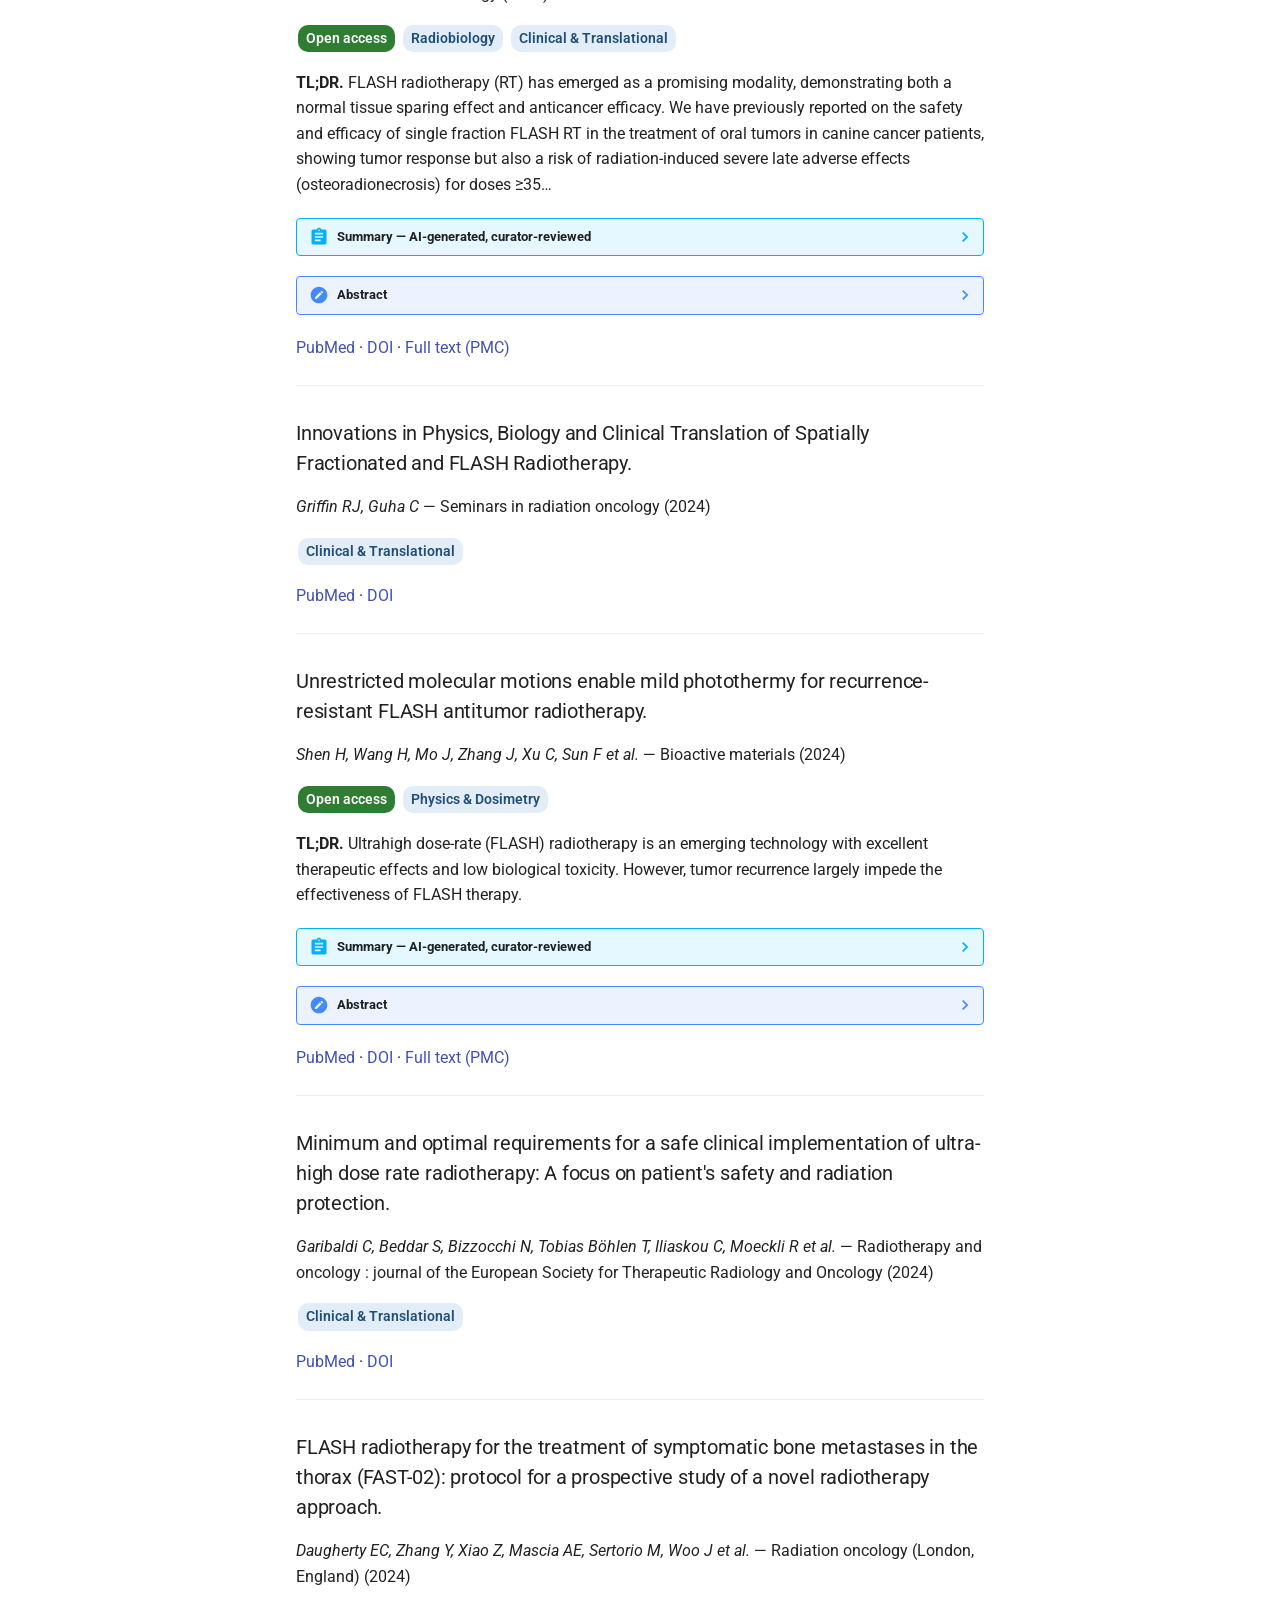
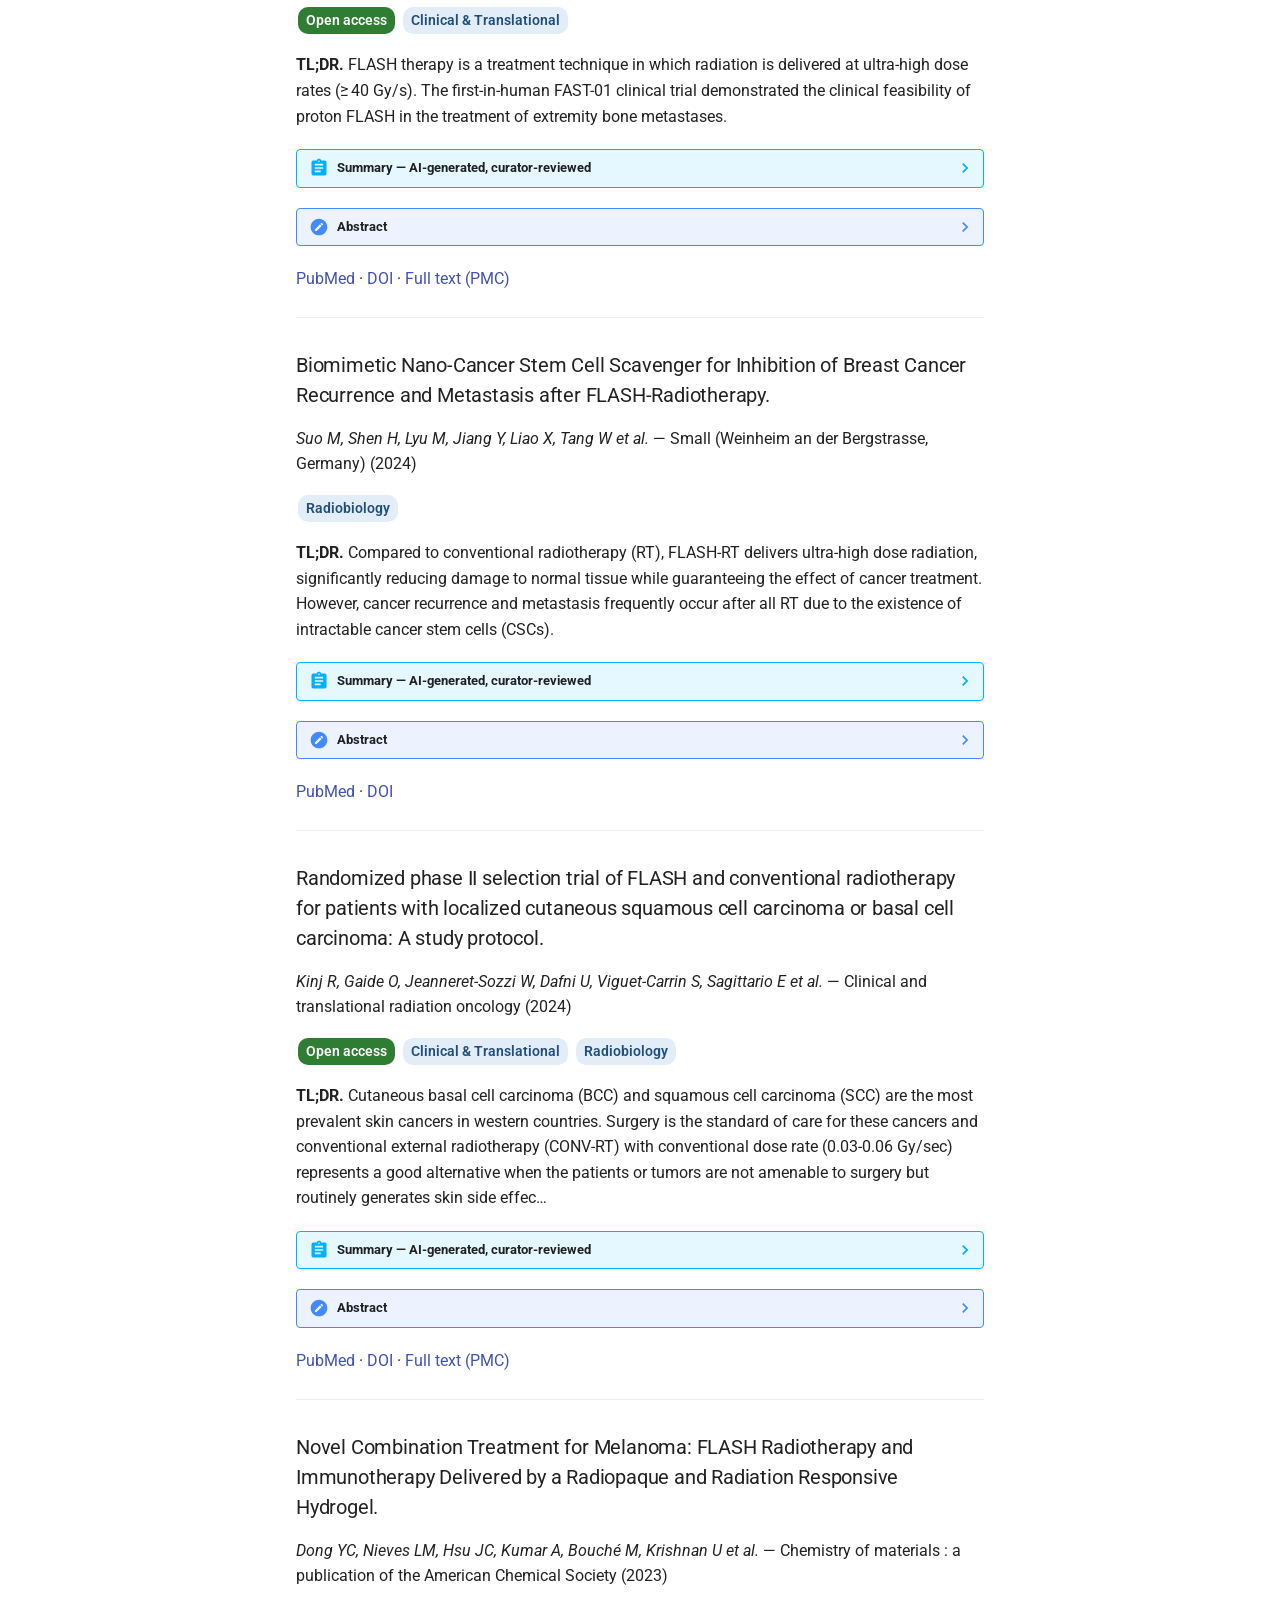
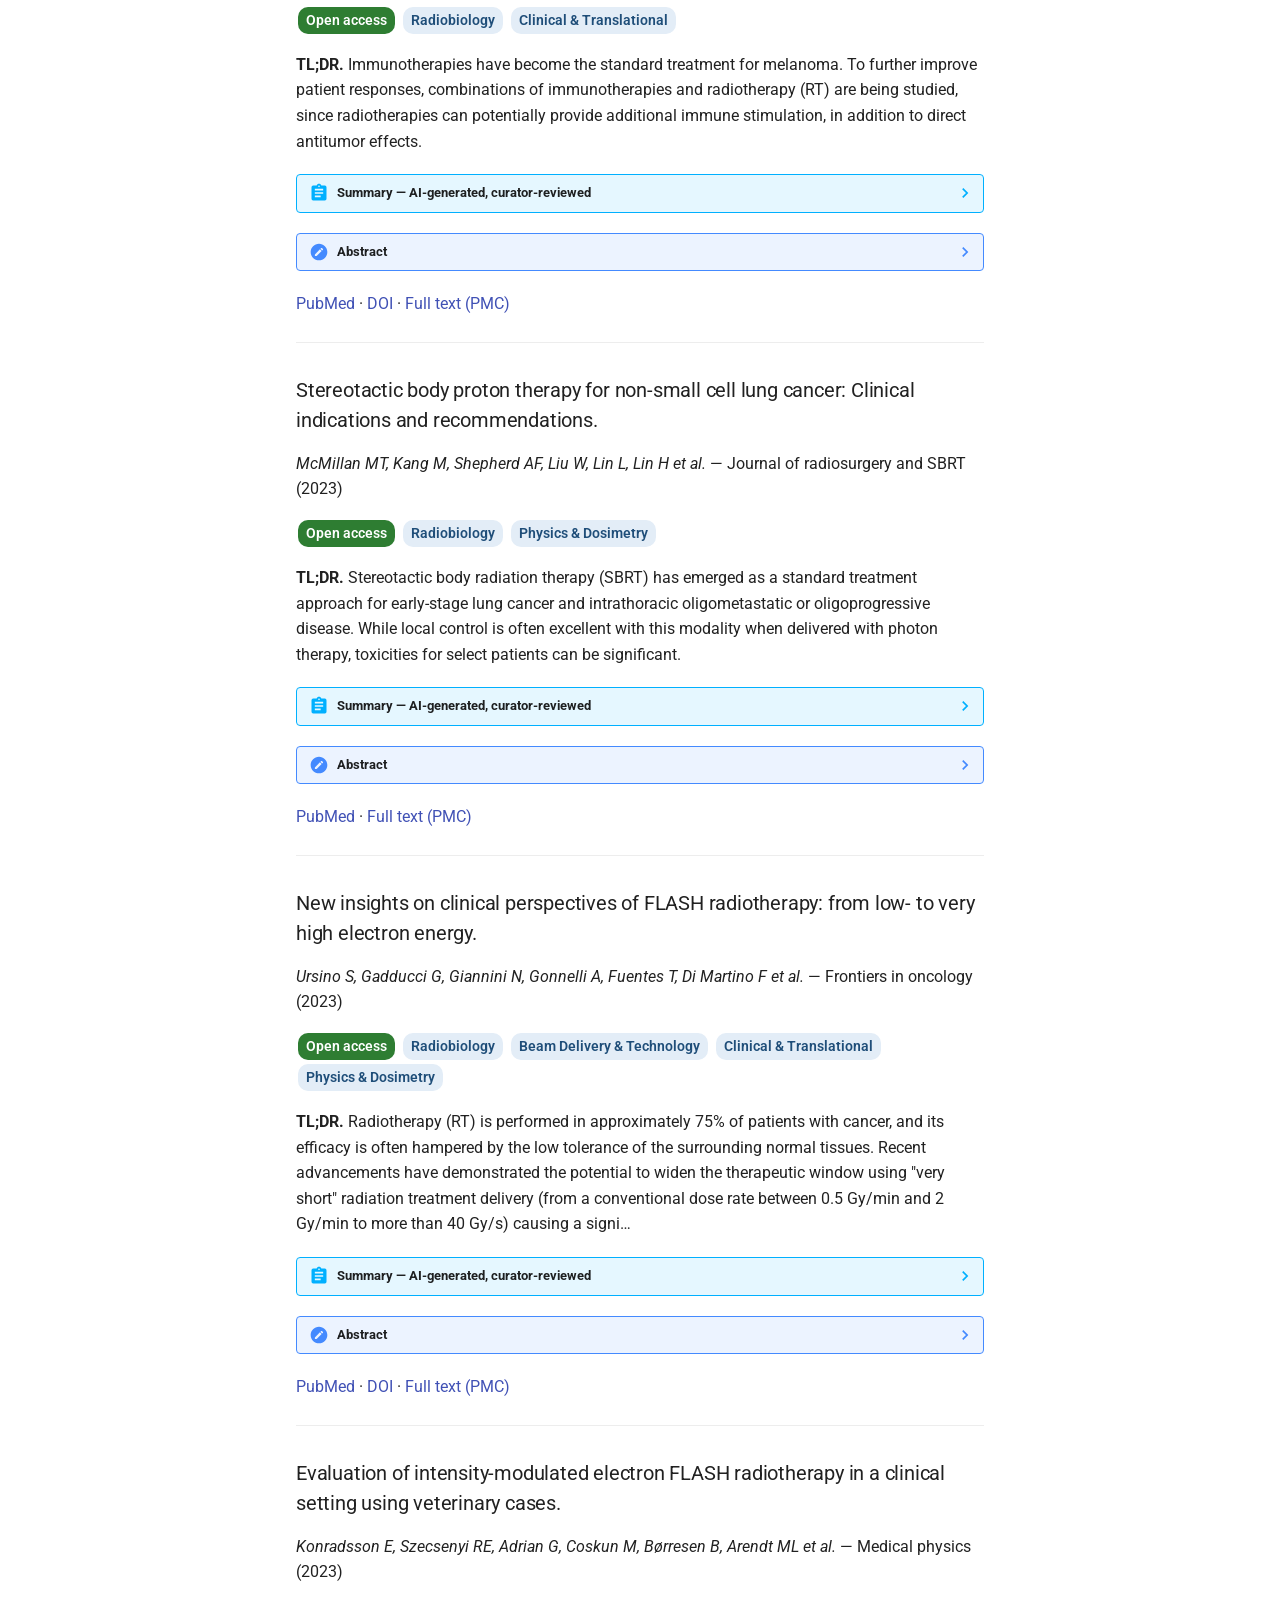
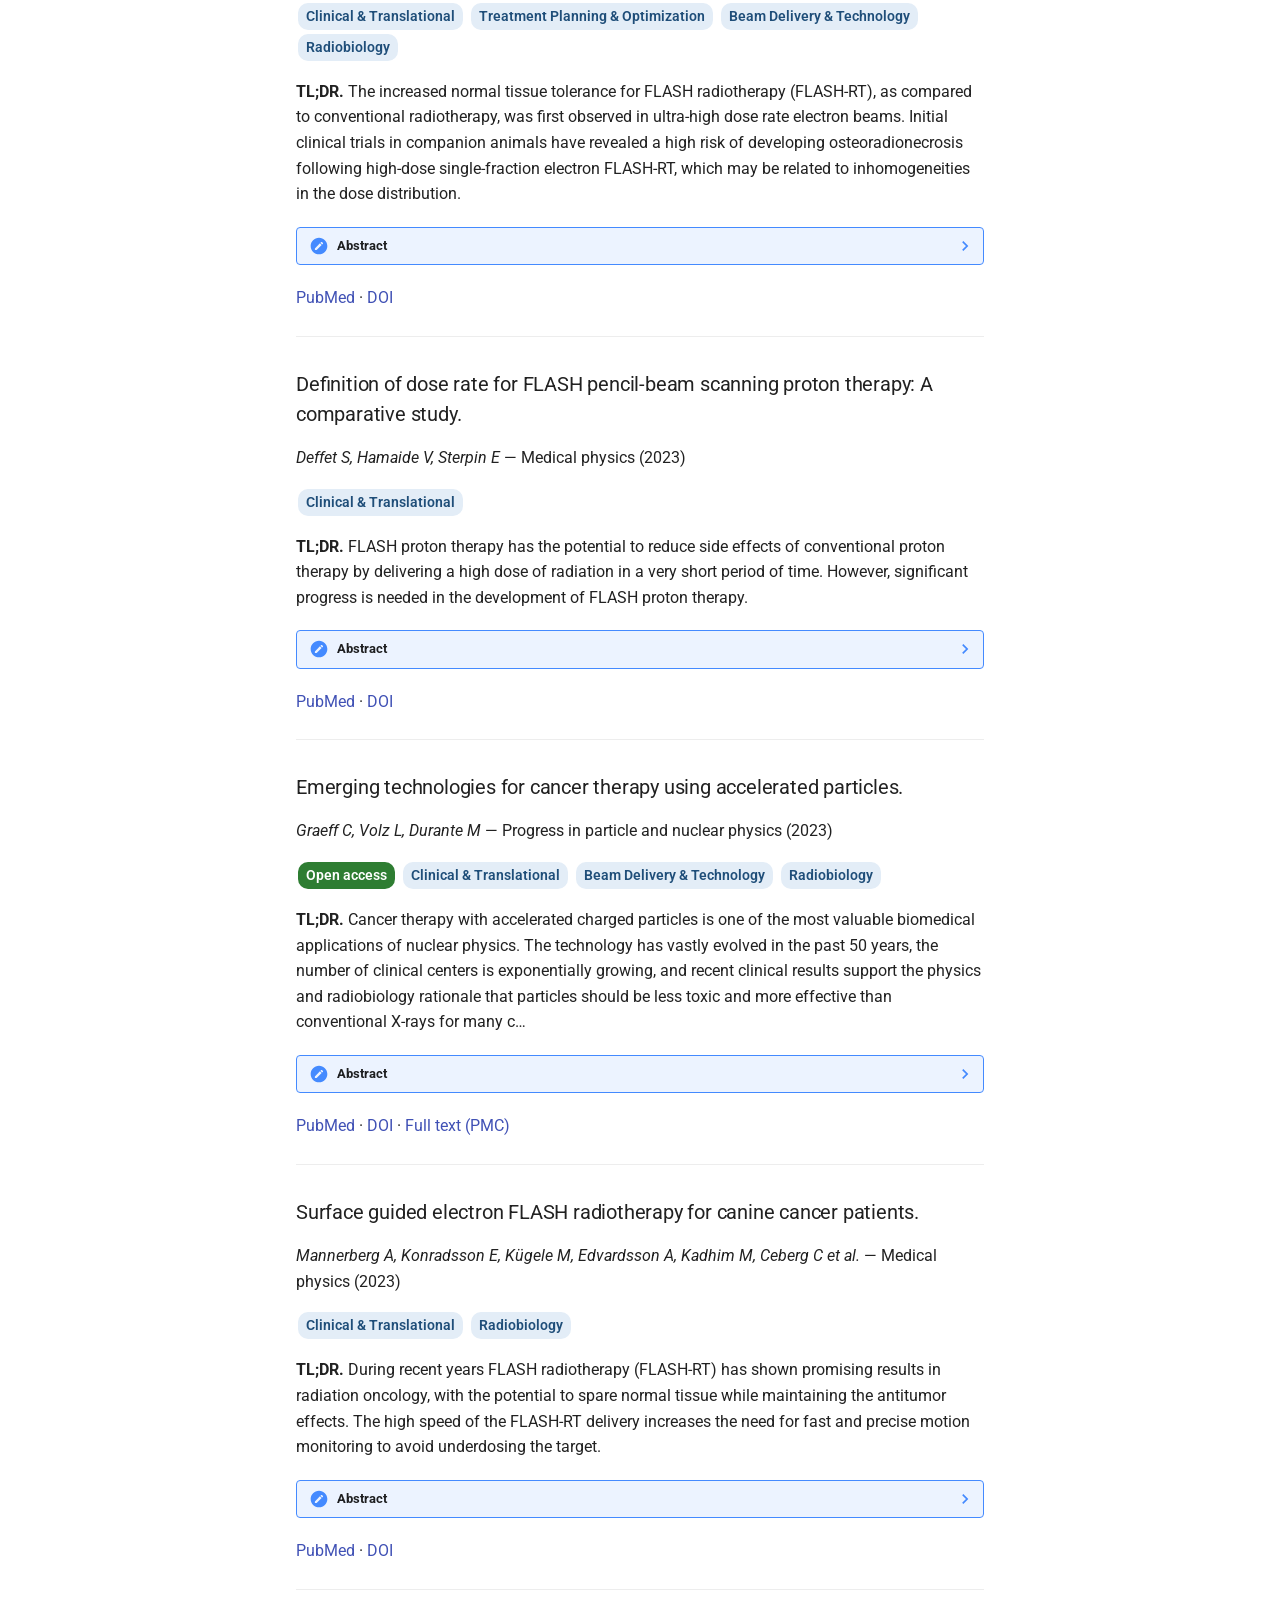
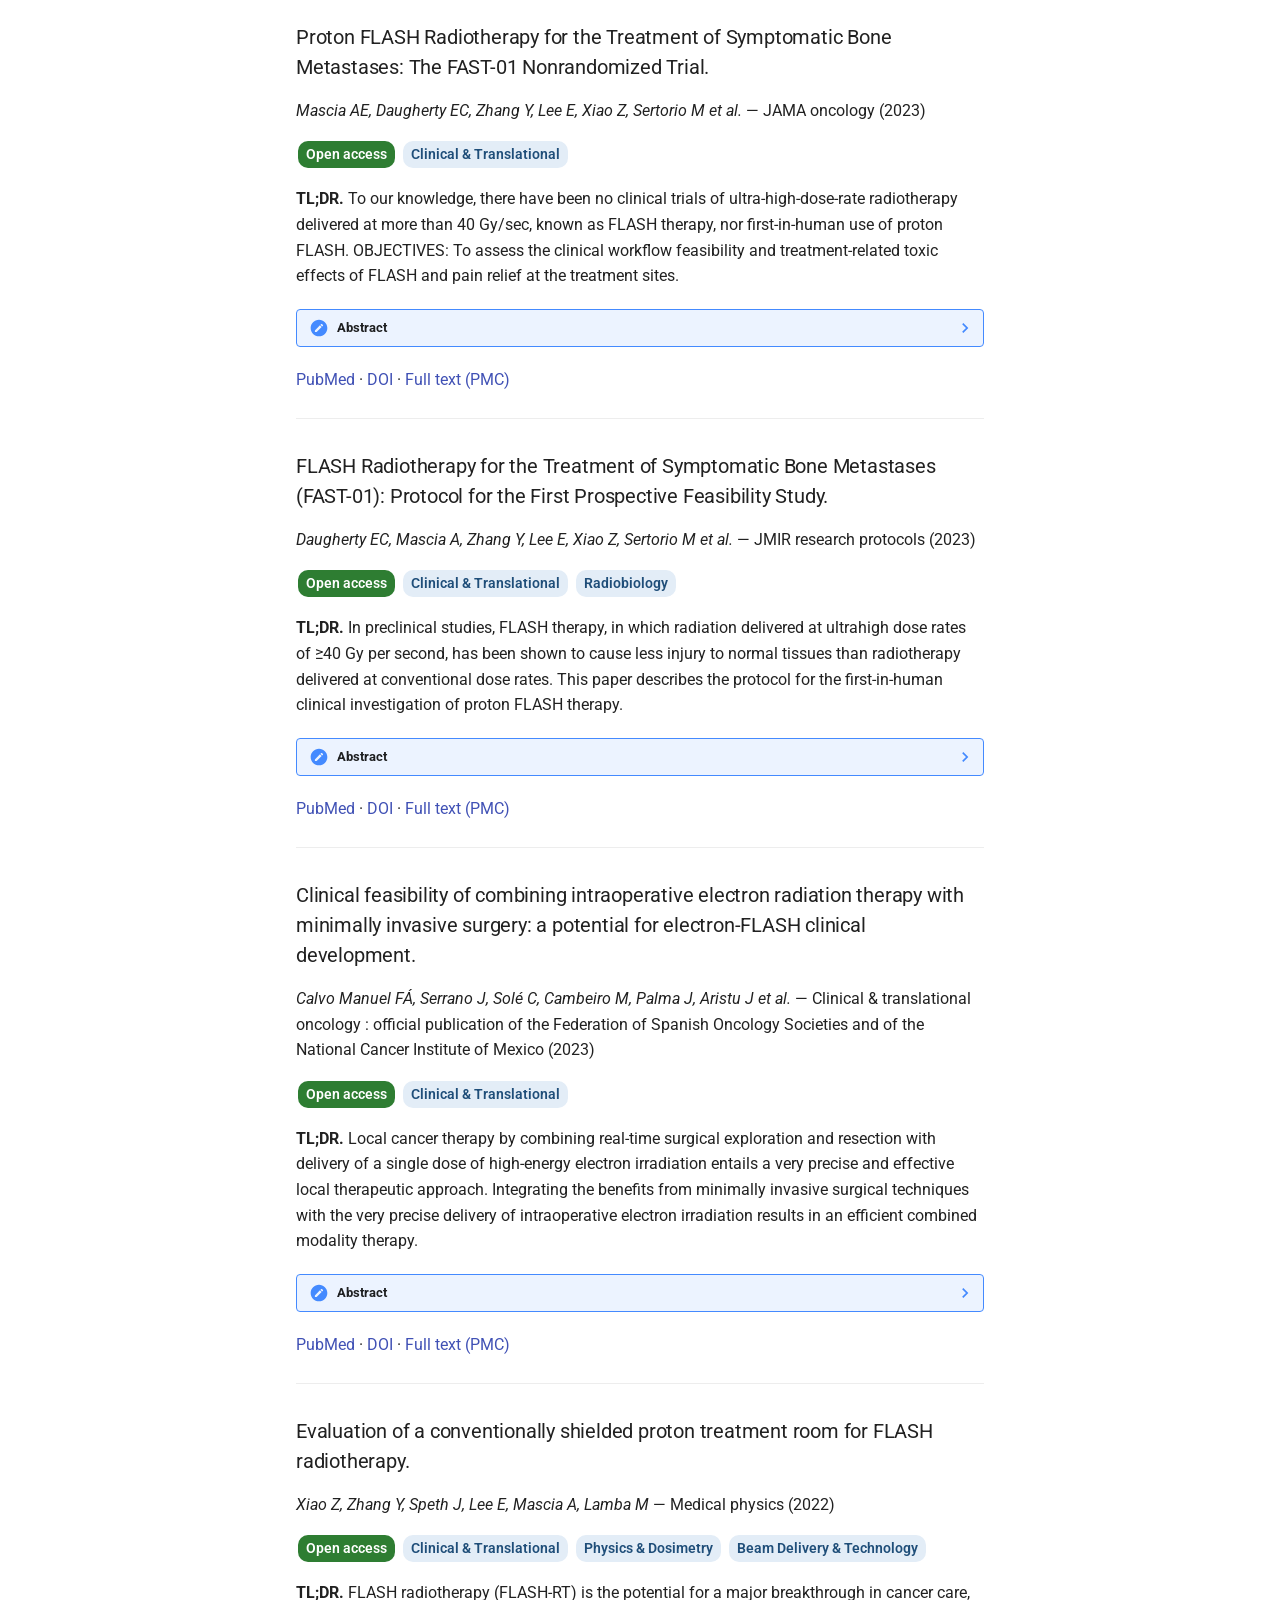
<file: clinical-translational.html>
<!doctype html>
<html lang="en" class="no-js">
  <head>
    
      <meta charset="utf-8">
      <meta name="viewport" content="width=device-width,initial-scale=1">
      
        <meta name="description" content="AAPM BESC FLASH Working Group - categorized FLASH-RT literature">
      
      
      
      
        <link rel="prev" href="treatment-planning-optimization.html">
      
      
        <link rel="next" href="reviews-consensus.html">
      
      
        
      
      
      <link rel="icon" href="assets/images/favicon.png">
      <meta name="generator" content="mkdocs-1.6.1, mkdocs-material-9.8.0">
    
    
      
        <title>Clinical & Translational - FLASH Radiotherapy Living Wiki</title>
      
    
    
      <link rel="stylesheet" href="assets/stylesheets/main.57a0d79d.min.css">
      
        
        <link rel="stylesheet" href="assets/stylesheets/palette.fb2fffe2.min.css">
      
      


    
    
      
    
    
      
        
        
        <link rel="preconnect" href="https://fonts.gstatic.com" crossorigin>
        <link rel="stylesheet" href="https://fonts.googleapis.com/css?family=Roboto:300,300i,400,400i,700,700i%7CRoboto+Mono:400,400i,700,700i&display=fallback">
        <style>:root{--md-text-font:"Roboto";--md-code-font:"Roboto Mono"}</style>
      
    
    
      <link rel="stylesheet" href="stylesheets/extra.css">
    
    <script>__md_scope=new URL(".",location),__md_hash=e=>[...e].reduce(((e,_)=>(e<<5)-e+_.charCodeAt(0)),0),__md_get=(e,_=localStorage,t=__md_scope)=>JSON.parse(_.getItem(t.pathname+"."+e)),__md_set=(e,_,t=localStorage,a=__md_scope)=>{try{t.setItem(a.pathname+"."+e,JSON.stringify(_))}catch(e){}}</script>
    
      

    
    
  </head>
  
  
    
    
      
    
    
    
    
    <body dir="ltr" data-md-color-scheme="default" data-md-color-primary="indigo" data-md-color-accent="indigo">
  
    
    <input class="md-toggle" data-md-toggle="drawer" type="checkbox" id="__drawer" autocomplete="off">
    <input class="md-toggle" data-md-toggle="search" type="checkbox" id="__search" autocomplete="off">
    <label class="md-overlay" for="__drawer"></label>
    <div data-md-component="skip">
      
        
        <a href="#clinical-translational" class="md-skip">
          Skip to content
        </a>
      
    </div>
    <div data-md-component="announce">
      
    </div>
    
    
      

  

<header class="md-header md-header--shadow" data-md-component="header">
  <nav class="md-header__inner md-grid" aria-label="Header">
    <a href="index.html" title="FLASH Radiotherapy Living Wiki" class="md-header__button md-logo" aria-label="FLASH Radiotherapy Living Wiki" data-md-component="logo">
      
  
  <svg xmlns="http://www.w3.org/2000/svg" viewBox="0 0 24 24"><path d="M12 8a3 3 0 0 0 3-3 3 3 0 0 0-3-3 3 3 0 0 0-3 3 3 3 0 0 0 3 3m0 3.54C9.64 9.35 6.5 8 3 8v11c3.5 0 6.64 1.35 9 3.54 2.36-2.19 5.5-3.54 9-3.54V8c-3.5 0-6.64 1.35-9 3.54"/></svg>

    </a>
    <label class="md-header__button md-icon" for="__drawer">
      
      <svg xmlns="http://www.w3.org/2000/svg" viewBox="0 0 24 24"><path d="M3 6h18v2H3zm0 5h18v2H3zm0 5h18v2H3z"/></svg>
    </label>
    <div class="md-header__title" data-md-component="header-title">
      <div class="md-header__ellipsis">
        <div class="md-header__topic">
          <span class="md-ellipsis">
            FLASH Radiotherapy Living Wiki
          </span>
        </div>
        <div class="md-header__topic" data-md-component="header-topic">
          <span class="md-ellipsis">
            
              Clinical & Translational
            
          </span>
        </div>
      </div>
    </div>
    
      
        <form class="md-header__option" data-md-component="palette">
  
    
    
    
    <input class="md-option" data-md-color-media="" data-md-color-scheme="default" data-md-color-primary="indigo" data-md-color-accent="indigo"  aria-label="Dark mode"  type="radio" name="__palette" id="__palette_0">
    
      <label class="md-header__button md-icon" title="Dark mode" for="__palette_1" hidden>
        <svg xmlns="http://www.w3.org/2000/svg" viewBox="0 0 24 24"><path d="m17.75 4.09-2.53 1.94.91 3.06-2.63-1.81-2.63 1.81.91-3.06-2.53-1.94L12.44 4l1.06-3 1.06 3zm3.5 6.91-1.64 1.25.59 1.98-1.7-1.17-1.7 1.17.59-1.98L15.75 11l2.06-.05L18.5 9l.69 1.95zm-2.28 4.95c.83-.08 1.72 1.1 1.19 1.85-.32.45-.66.87-1.08 1.27C15.17 23 8.84 23 4.94 19.07c-3.91-3.9-3.91-10.24 0-14.14.4-.4.82-.76 1.27-1.08.75-.53 1.93.36 1.85 1.19-.27 2.86.69 5.83 2.89 8.02a9.96 9.96 0 0 0 8.02 2.89m-1.64 2.02a12.08 12.08 0 0 1-7.8-3.47c-2.17-2.19-3.33-5-3.49-7.82-2.81 3.14-2.7 7.96.31 10.98 3.02 3.01 7.84 3.12 10.98.31"/></svg>
      </label>
    
  
    
    
    
    <input class="md-option" data-md-color-media="" data-md-color-scheme="slate" data-md-color-primary="indigo" data-md-color-accent="indigo"  aria-label="Light mode"  type="radio" name="__palette" id="__palette_1">
    
      <label class="md-header__button md-icon" title="Light mode" for="__palette_0" hidden>
        <svg xmlns="http://www.w3.org/2000/svg" viewBox="0 0 24 24"><path d="M12 7a5 5 0 0 1 5 5 5 5 0 0 1-5 5 5 5 0 0 1-5-5 5 5 0 0 1 5-5m0 2a3 3 0 0 0-3 3 3 3 0 0 0 3 3 3 3 0 0 0 3-3 3 3 0 0 0-3-3m0-7 2.39 3.42C13.65 5.15 12.84 5 12 5s-1.65.15-2.39.42zM3.34 7l4.16-.35A7.2 7.2 0 0 0 5.94 8.5c-.44.74-.69 1.5-.83 2.29zm.02 10 1.76-3.77a7.131 7.131 0 0 0 2.38 4.14zM20.65 7l-1.77 3.79a7.02 7.02 0 0 0-2.38-4.15zm-.01 10-4.14.36c.59-.51 1.12-1.14 1.54-1.86.42-.73.69-1.5.83-2.29zM12 22l-2.41-3.44c.74.27 1.55.44 2.41.44.82 0 1.63-.17 2.37-.44z"/></svg>
      </label>
    
  
</form>
      
    
    
      <script>var palette=__md_get("__palette");if(palette&&palette.color){if("(prefers-color-scheme)"===palette.color.media){var media=matchMedia("(prefers-color-scheme: light)"),input=document.querySelector(media.matches?"[data-md-color-media='(prefers-color-scheme: light)']":"[data-md-color-media='(prefers-color-scheme: dark)']");palette.color.media=input.getAttribute("data-md-color-media"),palette.color.scheme=input.getAttribute("data-md-color-scheme"),palette.color.primary=input.getAttribute("data-md-color-primary"),palette.color.accent=input.getAttribute("data-md-color-accent")}for(var[key,value]of Object.entries(palette.color))document.body.setAttribute("data-md-color-"+key,value)}</script>
    
    
    
      
      
        <label class="md-header__button md-icon" for="__search">
          
          <svg xmlns="http://www.w3.org/2000/svg" viewBox="0 0 24 24"><path d="M9.5 3A6.5 6.5 0 0 1 16 9.5c0 1.61-.59 3.09-1.56 4.23l.27.27h.79l5 5-1.5 1.5-5-5v-.79l-.27-.27A6.52 6.52 0 0 1 9.5 16 6.5 6.5 0 0 1 3 9.5 6.5 6.5 0 0 1 9.5 3m0 2C7 5 5 7 5 9.5S7 14 9.5 14 14 12 14 9.5 12 5 9.5 5"/></svg>
        </label>
        <div class="md-search" data-md-component="search" role="dialog">
  <label class="md-search__overlay" for="__search"></label>
  <div class="md-search__inner" role="search">
    <form class="md-search__form" name="search">
      <input type="text" class="md-search__input" name="query" aria-label="Search" placeholder="Search" autocapitalize="off" autocorrect="off" autocomplete="off" spellcheck="false" data-md-component="search-query" required>
      <label class="md-search__icon md-icon" for="__search">
        
        <svg xmlns="http://www.w3.org/2000/svg" viewBox="0 0 24 24"><path d="M9.5 3A6.5 6.5 0 0 1 16 9.5c0 1.61-.59 3.09-1.56 4.23l.27.27h.79l5 5-1.5 1.5-5-5v-.79l-.27-.27A6.52 6.52 0 0 1 9.5 16 6.5 6.5 0 0 1 3 9.5 6.5 6.5 0 0 1 9.5 3m0 2C7 5 5 7 5 9.5S7 14 9.5 14 14 12 14 9.5 12 5 9.5 5"/></svg>
        
        <svg xmlns="http://www.w3.org/2000/svg" viewBox="0 0 24 24"><path d="M20 11v2H8l5.5 5.5-1.42 1.42L4.16 12l7.92-7.92L13.5 5.5 8 11z"/></svg>
      </label>
      <nav class="md-search__options" aria-label="Search">
        
        <button type="reset" class="md-search__icon md-icon" title="Clear" aria-label="Clear" tabindex="-1">
          
          <svg xmlns="http://www.w3.org/2000/svg" viewBox="0 0 24 24"><path d="M19 6.41 17.59 5 12 10.59 6.41 5 5 6.41 10.59 12 5 17.59 6.41 19 12 13.41 17.59 19 19 17.59 13.41 12z"/></svg>
        </button>
      </nav>
      
        <div class="md-search__suggest" data-md-component="search-suggest"></div>
      
    </form>
    <div class="md-search__output">
      <div class="md-search__scrollwrap" tabindex="0" data-md-scrollfix>
        <div class="md-search-result" data-md-component="search-result">
          <div class="md-search-result__meta">
            Initializing search
          </div>
          <ol class="md-search-result__list" role="presentation"></ol>
        </div>
      </div>
    </div>
  </div>
</div>
      
    
    
  </nav>
  
</header>
    
    <div class="md-container" data-md-component="container">
      
      
        
          
        
      
      <main class="md-main" data-md-component="main">
        <div class="md-main__inner md-grid">
          
            
              
              <div class="md-sidebar md-sidebar--primary" data-md-component="sidebar" data-md-type="navigation" >
                <div class="md-sidebar__scrollwrap">
                  <div class="md-sidebar__inner">
                    



<nav class="md-nav md-nav--primary" aria-label="Navigation" data-md-level="0">
  <label class="md-nav__title" for="__drawer">
    <a href="index.html" title="FLASH Radiotherapy Living Wiki" class="md-nav__button md-logo" aria-label="FLASH Radiotherapy Living Wiki" data-md-component="logo">
      
  
  <svg xmlns="http://www.w3.org/2000/svg" viewBox="0 0 24 24"><path d="M12 8a3 3 0 0 0 3-3 3 3 0 0 0-3-3 3 3 0 0 0-3 3 3 3 0 0 0 3 3m0 3.54C9.64 9.35 6.5 8 3 8v11c3.5 0 6.64 1.35 9 3.54 2.36-2.19 5.5-3.54 9-3.54V8c-3.5 0-6.64 1.35-9 3.54"/></svg>

    </a>
    FLASH Radiotherapy Living Wiki
  </label>
  
  <ul class="md-nav__list" data-md-scrollfix>
    
      
      
  
  
  
  
    <li class="md-nav__item">
      <a href="index.html" class="md-nav__link">
        
  
  
  <span class="md-ellipsis">
    
  
    Home
  

    
  </span>
  
  

      </a>
    </li>
  

    
      
      
  
  
    
  
  
  
    
    
    
    
    
    <li class="md-nav__item md-nav__item--active md-nav__item--nested">
      
        
        
        <input class="md-nav__toggle md-toggle " type="checkbox" id="__nav_2" checked>
        
          
          <label class="md-nav__link" for="__nav_2" id="__nav_2_label" tabindex="0">
            
  
  
  <span class="md-ellipsis">
    
  
    Categories
  

    
  </span>
  
  

            <span class="md-nav__icon md-icon"></span>
          </label>
        
        <nav class="md-nav" data-md-level="1" aria-labelledby="__nav_2_label" aria-expanded="true">
          <label class="md-nav__title" for="__nav_2">
            <span class="md-nav__icon md-icon"></span>
            
  
    Categories
  

          </label>
          <ul class="md-nav__list" data-md-scrollfix>
            
              
                
  
  
  
  
    <li class="md-nav__item">
      <a href="radiobiology.html" class="md-nav__link">
        
  
  
  <span class="md-ellipsis">
    
  
    Radiobiology
  

    
  </span>
  
  

      </a>
    </li>
  

              
            
              
                
  
  
  
  
    <li class="md-nav__item">
      <a href="physics-dosimetry.html" class="md-nav__link">
        
  
  
  <span class="md-ellipsis">
    
  
    Physics & Dosimetry
  

    
  </span>
  
  

      </a>
    </li>
  

              
            
              
                
  
  
  
  
    <li class="md-nav__item">
      <a href="modeling-mechanisms.html" class="md-nav__link">
        
  
  
  <span class="md-ellipsis">
    
  
    Modeling & Mechanisms
  

    
  </span>
  
  

      </a>
    </li>
  

              
            
              
                
  
  
  
  
    <li class="md-nav__item">
      <a href="beam-delivery-technology.html" class="md-nav__link">
        
  
  
  <span class="md-ellipsis">
    
  
    Beam Delivery & Technology
  

    
  </span>
  
  

      </a>
    </li>
  

              
            
              
                
  
  
  
  
    <li class="md-nav__item">
      <a href="treatment-planning-optimization.html" class="md-nav__link">
        
  
  
  <span class="md-ellipsis">
    
  
    Treatment Planning & Optimization
  

    
  </span>
  
  

      </a>
    </li>
  

              
            
              
                
  
  
    
  
  
  
    <li class="md-nav__item md-nav__item--active">
      
      <input class="md-nav__toggle md-toggle" type="checkbox" id="__toc">
      
      
        
      
      
        <label class="md-nav__link md-nav__link--active" for="__toc">
          
  
  
  <span class="md-ellipsis">
    
  
    Clinical & Translational
  

    
  </span>
  
  

          <span class="md-nav__icon md-icon"></span>
        </label>
      
      <a href="clinical-translational.html" class="md-nav__link md-nav__link--active">
        
  
  
  <span class="md-ellipsis">
    
  
    Clinical & Translational
  

    
  </span>
  
  

      </a>
      
        

<nav class="md-nav md-nav--secondary" aria-label="Table of contents">
  
  
  
    
  
  
    <label class="md-nav__title" for="__toc">
      <span class="md-nav__icon md-icon"></span>
      Table of contents
    </label>
    <ul class="md-nav__list" data-md-component="toc" data-md-scrollfix>
      
        <li class="md-nav__item">
  <a href="#radiation-protection-considerations-for-ultra-high-dose-rate-proton-beam-flash-research-consensus-from-multi-institutional-experience" class="md-nav__link">
    <span class="md-ellipsis">
      
        Radiation protection considerations for ultra-high dose rate proton beam FLASH research: consensus from multi-institutional experience.
      
    </span>
  </a>
  
</li>
      
        <li class="md-nav__item">
  <a href="#flash-radiotherapy-for-electrons-and-protons-roadmap-towards-the-clinical-introduction" class="md-nav__link">
    <span class="md-ellipsis">
      
        FLASH radiotherapy for electrons and protons: roadmap towards the clinical introduction.
      
    </span>
  </a>
  
</li>
      
        <li class="md-nav__item">
  <a href="#expert-consensus-on-clinical-trial-design-guidelines-for-flash-radiotherapy" class="md-nav__link">
    <span class="md-ellipsis">
      
        Expert consensus on clinical trial design guidelines for FLASH radiotherapy.
      
    </span>
  </a>
  
</li>
      
        <li class="md-nav__item">
  <a href="#one-year-follow-up-after-fractionated-ultra-high-dose-rate-flash-radiotherapy-in-patient-with-extramammary-paget-disease-of-the-scrotum" class="md-nav__link">
    <span class="md-ellipsis">
      
        One-year follow-up after fractionated ultra-high-dose-rate FLASH radiotherapy in patient with extramammary Paget disease of the scrotum.
      
    </span>
  </a>
  
</li>
      
        <li class="md-nav__item">
  <a href="#fast-02-results-from-the-second-in-human-prospective-evaluation-of-single-fraction-proton-flash-for-symptomatic-thoracic-bone-metastases" class="md-nav__link">
    <span class="md-ellipsis">
      
        FAST-02: Results from the second in-human prospective evaluation of single-fraction proton FLASH for symptomatic thoracic bone metastases.
      
    </span>
  </a>
  
</li>
      
        <li class="md-nav__item">
  <a href="#a-phase-i-dose-escalation-of-flash-radiotherapy-in-patients-with-cutaneous-metastases-from-melanoma-the-impulse-trial" class="md-nav__link">
    <span class="md-ellipsis">
      
        A phase I dose escalation of FLASH radiotherapy in patients with cutaneous metastases from melanoma: The IMPulse trial.
      
    </span>
  </a>
  
</li>
      
        <li class="md-nav__item">
  <a href="#the-prospective-phase-i-flash-skin-i-trial-ultra-high-dose-rate-radiotherapy-implementation-and-quality-assurance-at-a-clinical-linear-accelerator" class="md-nav__link">
    <span class="md-ellipsis">
      
        The prospective phase I &quot;Flash-Skin I&quot; trial: ultra-high dose rate radiotherapy implementation and quality assurance at a clinical linear accelerator.
      
    </span>
  </a>
  
</li>
      
        <li class="md-nav__item">
  <a href="#first-in-human-e-flash-radiotherapy-using-a-modified-conventional-c-arm-linear-accelerator" class="md-nav__link">
    <span class="md-ellipsis">
      
        First-in-human e-Flash radiotherapy using a modified conventional C-arm linear accelerator.
      
    </span>
  </a>
  
</li>
      
        <li class="md-nav__item">
  <a href="#a-safety-study-of-ultra-high-dose-rate-flash-radiotherapy-in-the-treatment-of-superficial-skin-tumors-study-protocol-of-a-phase-i-trial-chictr2400080935" class="md-nav__link">
    <span class="md-ellipsis">
      
        A safety study of ultra-high dose rate FLASH radiotherapy in the treatment of superficial skin tumors: study protocol of a phase I trial (ChiCTR2400080935).
      
    </span>
  </a>
  
</li>
      
        <li class="md-nav__item">
  <a href="#consensus-statement-on-the-exploration-of-clinical-translation-and-application-of-electron-ultra-high-dose-rate-flash-radiotherapy" class="md-nav__link">
    <span class="md-ellipsis">
      
        Consensus statement on the exploration of clinical translation and application of electron ultra-high dose rate FLASH radiotherapy.
      
    </span>
  </a>
  
</li>
      
        <li class="md-nav__item">
  <a href="#quality-assurance-and-reporting-for-flash-clinical-trials-the-experience-of-the-feather-trial" class="md-nav__link">
    <span class="md-ellipsis">
      
        Quality assurance and reporting for FLASH clinical trials: The experience of the FEATHER trial.
      
    </span>
  </a>
  
</li>
      
        <li class="md-nav__item">
  <a href="#requirements-and-study-design-for-the-next-proton-flash-clinical-trials-an-international-multidisciplinary-delphi-consensus" class="md-nav__link">
    <span class="md-ellipsis">
      
        Requirements and Study Design for the Next Proton FLASH Clinical Trials: an International Multidisciplinary Delphi Consensus.
      
    </span>
  </a>
  
</li>
      
        <li class="md-nav__item">
  <a href="#rapid-sterilization-of-clinical-apheresis-blood-products-using-ultra-high-dose-rate-radiation" class="md-nav__link">
    <span class="md-ellipsis">
      
        Rapid Sterilization of Clinical Apheresis Blood Products Using Ultra-High Dose Rate Radiation.
      
    </span>
  </a>
  
</li>
      
        <li class="md-nav__item">
  <a href="#the-radiosurgery-society-working-groups-on-grid-lattice-microbeam-and-flash-radiotherapies-advancements-symposium-and-subsequent-progress-made" class="md-nav__link">
    <span class="md-ellipsis">
      
        The Radiosurgery Society Working Groups on GRID, LATTICE, Microbeam, and FLASH Radiotherapies: Advancements Symposium and Subsequent Progress Made.
      
    </span>
  </a>
  
</li>
      
        <li class="md-nav__item">
  <a href="#rapid-sterilization-of-clinical-apheresis-blood-products-using-ultra-high-dose-rate-radiation_1" class="md-nav__link">
    <span class="md-ellipsis">
      
        Rapid Sterilization of Clinical Apheresis Blood Products using Ultra-High Dose Rate Radiation.
      
    </span>
  </a>
  
</li>
      
        <li class="md-nav__item">
  <a href="#long-term-toxicity-and-efficacy-of-flash-radiotherapy-in-dogs-with-superficial-malignant-tumors" class="md-nav__link">
    <span class="md-ellipsis">
      
        Long-term toxicity and efficacy of FLASH radiotherapy in dogs with superficial malignant tumors.
      
    </span>
  </a>
  
</li>
      
        <li class="md-nav__item">
  <a href="#innovations-in-physics-biology-and-clinical-translation-of-spatially-fractionated-and-flash-radiotherapy" class="md-nav__link">
    <span class="md-ellipsis">
      
        Innovations in Physics, Biology and Clinical Translation of Spatially Fractionated and FLASH Radiotherapy.
      
    </span>
  </a>
  
</li>
      
        <li class="md-nav__item">
  <a href="#unrestricted-molecular-motions-enable-mild-photothermy-for-recurrence-resistant-flash-antitumor-radiotherapy" class="md-nav__link">
    <span class="md-ellipsis">
      
        Unrestricted molecular motions enable mild photothermy for recurrence-resistant FLASH antitumor radiotherapy.
      
    </span>
  </a>
  
</li>
      
        <li class="md-nav__item">
  <a href="#minimum-and-optimal-requirements-for-a-safe-clinical-implementation-of-ultra-high-dose-rate-radiotherapy-a-focus-on-patients-safety-and-radiation-protection" class="md-nav__link">
    <span class="md-ellipsis">
      
        Minimum and optimal requirements for a safe clinical implementation of ultra-high dose rate radiotherapy: A focus on patient&#x27;s safety and radiation protection.
      
    </span>
  </a>
  
</li>
      
        <li class="md-nav__item">
  <a href="#flash-radiotherapy-for-the-treatment-of-symptomatic-bone-metastases-in-the-thorax-fast-02-protocol-for-a-prospective-study-of-a-novel-radiotherapy-approach" class="md-nav__link">
    <span class="md-ellipsis">
      
        FLASH radiotherapy for the treatment of symptomatic bone metastases in the thorax (FAST-02): protocol for a prospective study of a novel radiotherapy approach.
      
    </span>
  </a>
  
</li>
      
        <li class="md-nav__item">
  <a href="#biomimetic-nano-cancer-stem-cell-scavenger-for-inhibition-of-breast-cancer-recurrence-and-metastasis-after-flash-radiotherapy" class="md-nav__link">
    <span class="md-ellipsis">
      
        Biomimetic Nano-Cancer Stem Cell Scavenger for Inhibition of Breast Cancer Recurrence and Metastasis after FLASH-Radiotherapy.
      
    </span>
  </a>
  
</li>
      
        <li class="md-nav__item">
  <a href="#randomized-phase-ii-selection-trial-of-flash-and-conventional-radiotherapy-for-patients-with-localized-cutaneous-squamous-cell-carcinoma-or-basal-cell-carcinoma-a-study-protocol" class="md-nav__link">
    <span class="md-ellipsis">
      
        Randomized phase II selection trial of FLASH and conventional radiotherapy for patients with localized cutaneous squamous cell carcinoma or basal cell carcinoma: A study protocol.
      
    </span>
  </a>
  
</li>
      
        <li class="md-nav__item">
  <a href="#novel-combination-treatment-for-melanoma-flash-radiotherapy-and-immunotherapy-delivered-by-a-radiopaque-and-radiation-responsive-hydrogel" class="md-nav__link">
    <span class="md-ellipsis">
      
        Novel Combination Treatment for Melanoma: FLASH Radiotherapy and Immunotherapy Delivered by a Radiopaque and Radiation Responsive Hydrogel.
      
    </span>
  </a>
  
</li>
      
        <li class="md-nav__item">
  <a href="#stereotactic-body-proton-therapy-for-non-small-cell-lung-cancer-clinical-indications-and-recommendations" class="md-nav__link">
    <span class="md-ellipsis">
      
        Stereotactic body proton therapy for non-small cell lung cancer: Clinical indications and recommendations.
      
    </span>
  </a>
  
</li>
      
        <li class="md-nav__item">
  <a href="#new-insights-on-clinical-perspectives-of-flash-radiotherapy-from-low-to-very-high-electron-energy" class="md-nav__link">
    <span class="md-ellipsis">
      
        New insights on clinical perspectives of FLASH radiotherapy: from low- to very high electron energy.
      
    </span>
  </a>
  
</li>
      
        <li class="md-nav__item">
  <a href="#evaluation-of-intensity-modulated-electron-flash-radiotherapy-in-a-clinical-setting-using-veterinary-cases" class="md-nav__link">
    <span class="md-ellipsis">
      
        Evaluation of intensity-modulated electron FLASH radiotherapy in a clinical setting using veterinary cases.
      
    </span>
  </a>
  
</li>
      
        <li class="md-nav__item">
  <a href="#definition-of-dose-rate-for-flash-pencil-beam-scanning-proton-therapy-a-comparative-study" class="md-nav__link">
    <span class="md-ellipsis">
      
        Definition of dose rate for FLASH pencil-beam scanning proton therapy: A comparative study.
      
    </span>
  </a>
  
</li>
      
        <li class="md-nav__item">
  <a href="#emerging-technologies-for-cancer-therapy-using-accelerated-particles" class="md-nav__link">
    <span class="md-ellipsis">
      
        Emerging technologies for cancer therapy using accelerated particles.
      
    </span>
  </a>
  
</li>
      
        <li class="md-nav__item">
  <a href="#surface-guided-electron-flash-radiotherapy-for-canine-cancer-patients" class="md-nav__link">
    <span class="md-ellipsis">
      
        Surface guided electron FLASH radiotherapy for canine cancer patients.
      
    </span>
  </a>
  
</li>
      
        <li class="md-nav__item">
  <a href="#proton-flash-radiotherapy-for-the-treatment-of-symptomatic-bone-metastases-the-fast-01-nonrandomized-trial" class="md-nav__link">
    <span class="md-ellipsis">
      
        Proton FLASH Radiotherapy for the Treatment of Symptomatic Bone Metastases: The FAST-01 Nonrandomized Trial.
      
    </span>
  </a>
  
</li>
      
        <li class="md-nav__item">
  <a href="#flash-radiotherapy-for-the-treatment-of-symptomatic-bone-metastases-fast-01-protocol-for-the-first-prospective-feasibility-study" class="md-nav__link">
    <span class="md-ellipsis">
      
        FLASH Radiotherapy for the Treatment of Symptomatic Bone Metastases (FAST-01): Protocol for the First Prospective Feasibility Study.
      
    </span>
  </a>
  
</li>
      
        <li class="md-nav__item">
  <a href="#clinical-feasibility-of-combining-intraoperative-electron-radiation-therapy-with-minimally-invasive-surgery-a-potential-for-electron-flash-clinical-development" class="md-nav__link">
    <span class="md-ellipsis">
      
        Clinical feasibility of combining intraoperative electron radiation therapy with minimally invasive surgery: a potential for electron-FLASH clinical development.
      
    </span>
  </a>
  
</li>
      
        <li class="md-nav__item">
  <a href="#evaluation-of-a-conventionally-shielded-proton-treatment-room-for-flash-radiotherapy" class="md-nav__link">
    <span class="md-ellipsis">
      
        Evaluation of a conventionally shielded proton treatment room for FLASH radiotherapy.
      
    </span>
  </a>
  
</li>
      
        <li class="md-nav__item">
  <a href="#comparable-long-term-tumor-control-for-hypofractionated-flash-versus-conventional-radiation-therapy-in-an-immunocompetent-rat-glioma-model" class="md-nav__link">
    <span class="md-ellipsis">
      
        Comparable Long-Term Tumor Control for Hypofractionated FLASH Versus Conventional Radiation Therapy in an Immunocompetent Rat Glioma Model.
      
    </span>
  </a>
  
</li>
      
        <li class="md-nav__item">
  <a href="#shining-a-flashlight-on-ultrahigh-dose-rate-radiation-and-possible-late-toxicity" class="md-nav__link">
    <span class="md-ellipsis">
      
        Shining a FLASHlight on Ultrahigh Dose-Rate Radiation and Possible Late Toxicity.
      
    </span>
  </a>
  
</li>
      
        <li class="md-nav__item">
  <a href="#establishment-and-initial-experience-of-clinical-flash-radiotherapy-in-canine-cancer-patients" class="md-nav__link">
    <span class="md-ellipsis">
      
        Establishment and Initial Experience of Clinical FLASH Radiotherapy in Canine Cancer Patients.
      
    </span>
  </a>
  
</li>
      
        <li class="md-nav__item">
  <a href="#re-differential-impact-of-flash-versus-conventional-dose-rate-irradiation-spitz-et-al" class="md-nav__link">
    <span class="md-ellipsis">
      
        Re: Differential impact of FLASH versus conventional dose rate irradiation: Spitz et al.
      
    </span>
  </a>
  
</li>
      
        <li class="md-nav__item">
  <a href="#ultrahigh-dose-rate-radiotherapy-next-steps-for-flash-rt" class="md-nav__link">
    <span class="md-ellipsis">
      
        Ultrahigh Dose-rate Radiotherapy: Next Steps for FLASH-RT.
      
    </span>
  </a>
  
</li>
      
    </ul>
  
</nav>
      
    </li>
  

              
            
              
                
  
  
  
  
    <li class="md-nav__item">
      <a href="reviews-consensus.html" class="md-nav__link">
        
  
  
  <span class="md-ellipsis">
    
  
    Reviews & Consensus
  

    
  </span>
  
  

      </a>
    </li>
  

              
            
              
                
  
  
  
  
    <li class="md-nav__item">
      <a href="opinions-debate.html" class="md-nav__link">
        
  
  
  <span class="md-ellipsis">
    
  
    Opinions & Debate
  

    
  </span>
  
  

      </a>
    </li>
  

              
            
              
                
  
  
  
  
    <li class="md-nav__item">
      <a href="point-counterpoint.html" class="md-nav__link">
        
  
  
  <span class="md-ellipsis">
    
  
    Point-Counterpoint
  

    
  </span>
  
  

      </a>
    </li>
  

              
            
              
                
  
  
  
  
    <li class="md-nav__item">
      <a href="perspectives-commentary.html" class="md-nav__link">
        
  
  
  <span class="md-ellipsis">
    
  
    Perspectives & Commentary
  

    
  </span>
  
  

      </a>
    </li>
  

              
            
          </ul>
        </nav>
      
    </li>
  

    
      
      
  
  
  
  
    <li class="md-nav__item">
      <a href="statistics.html" class="md-nav__link">
        
  
  
  <span class="md-ellipsis">
    
  
    Statistics
  

    
  </span>
  
  

      </a>
    </li>
  

    
      
      
  
  
  
  
    <li class="md-nav__item">
      <a href="methodology.html" class="md-nav__link">
        
  
  
  <span class="md-ellipsis">
    
  
    Methodology
  

    
  </span>
  
  

      </a>
    </li>
  

    
      
      
  
  
  
  
    <li class="md-nav__item">
      <a href="downloads.html" class="md-nav__link">
        
  
  
  <span class="md-ellipsis">
    
  
    Downloads
  

    
  </span>
  
  

      </a>
    </li>
  

    
  </ul>
</nav>
                  </div>
                </div>
              </div>
            
            
              
              <div class="md-sidebar md-sidebar--secondary" data-md-component="sidebar" data-md-type="toc" >
                <div class="md-sidebar__scrollwrap">
                  <div class="md-sidebar__inner">
                    

<nav class="md-nav md-nav--secondary" aria-label="Table of contents">
  
  
  
    
  
  
    <label class="md-nav__title" for="__toc">
      <span class="md-nav__icon md-icon"></span>
      Table of contents
    </label>
    <ul class="md-nav__list" data-md-component="toc" data-md-scrollfix>
      
        <li class="md-nav__item">
  <a href="#radiation-protection-considerations-for-ultra-high-dose-rate-proton-beam-flash-research-consensus-from-multi-institutional-experience" class="md-nav__link">
    <span class="md-ellipsis">
      
        Radiation protection considerations for ultra-high dose rate proton beam FLASH research: consensus from multi-institutional experience.
      
    </span>
  </a>
  
</li>
      
        <li class="md-nav__item">
  <a href="#flash-radiotherapy-for-electrons-and-protons-roadmap-towards-the-clinical-introduction" class="md-nav__link">
    <span class="md-ellipsis">
      
        FLASH radiotherapy for electrons and protons: roadmap towards the clinical introduction.
      
    </span>
  </a>
  
</li>
      
        <li class="md-nav__item">
  <a href="#expert-consensus-on-clinical-trial-design-guidelines-for-flash-radiotherapy" class="md-nav__link">
    <span class="md-ellipsis">
      
        Expert consensus on clinical trial design guidelines for FLASH radiotherapy.
      
    </span>
  </a>
  
</li>
      
        <li class="md-nav__item">
  <a href="#one-year-follow-up-after-fractionated-ultra-high-dose-rate-flash-radiotherapy-in-patient-with-extramammary-paget-disease-of-the-scrotum" class="md-nav__link">
    <span class="md-ellipsis">
      
        One-year follow-up after fractionated ultra-high-dose-rate FLASH radiotherapy in patient with extramammary Paget disease of the scrotum.
      
    </span>
  </a>
  
</li>
      
        <li class="md-nav__item">
  <a href="#fast-02-results-from-the-second-in-human-prospective-evaluation-of-single-fraction-proton-flash-for-symptomatic-thoracic-bone-metastases" class="md-nav__link">
    <span class="md-ellipsis">
      
        FAST-02: Results from the second in-human prospective evaluation of single-fraction proton FLASH for symptomatic thoracic bone metastases.
      
    </span>
  </a>
  
</li>
      
        <li class="md-nav__item">
  <a href="#a-phase-i-dose-escalation-of-flash-radiotherapy-in-patients-with-cutaneous-metastases-from-melanoma-the-impulse-trial" class="md-nav__link">
    <span class="md-ellipsis">
      
        A phase I dose escalation of FLASH radiotherapy in patients with cutaneous metastases from melanoma: The IMPulse trial.
      
    </span>
  </a>
  
</li>
      
        <li class="md-nav__item">
  <a href="#the-prospective-phase-i-flash-skin-i-trial-ultra-high-dose-rate-radiotherapy-implementation-and-quality-assurance-at-a-clinical-linear-accelerator" class="md-nav__link">
    <span class="md-ellipsis">
      
        The prospective phase I &quot;Flash-Skin I&quot; trial: ultra-high dose rate radiotherapy implementation and quality assurance at a clinical linear accelerator.
      
    </span>
  </a>
  
</li>
      
        <li class="md-nav__item">
  <a href="#first-in-human-e-flash-radiotherapy-using-a-modified-conventional-c-arm-linear-accelerator" class="md-nav__link">
    <span class="md-ellipsis">
      
        First-in-human e-Flash radiotherapy using a modified conventional C-arm linear accelerator.
      
    </span>
  </a>
  
</li>
      
        <li class="md-nav__item">
  <a href="#a-safety-study-of-ultra-high-dose-rate-flash-radiotherapy-in-the-treatment-of-superficial-skin-tumors-study-protocol-of-a-phase-i-trial-chictr2400080935" class="md-nav__link">
    <span class="md-ellipsis">
      
        A safety study of ultra-high dose rate FLASH radiotherapy in the treatment of superficial skin tumors: study protocol of a phase I trial (ChiCTR2400080935).
      
    </span>
  </a>
  
</li>
      
        <li class="md-nav__item">
  <a href="#consensus-statement-on-the-exploration-of-clinical-translation-and-application-of-electron-ultra-high-dose-rate-flash-radiotherapy" class="md-nav__link">
    <span class="md-ellipsis">
      
        Consensus statement on the exploration of clinical translation and application of electron ultra-high dose rate FLASH radiotherapy.
      
    </span>
  </a>
  
</li>
      
        <li class="md-nav__item">
  <a href="#quality-assurance-and-reporting-for-flash-clinical-trials-the-experience-of-the-feather-trial" class="md-nav__link">
    <span class="md-ellipsis">
      
        Quality assurance and reporting for FLASH clinical trials: The experience of the FEATHER trial.
      
    </span>
  </a>
  
</li>
      
        <li class="md-nav__item">
  <a href="#requirements-and-study-design-for-the-next-proton-flash-clinical-trials-an-international-multidisciplinary-delphi-consensus" class="md-nav__link">
    <span class="md-ellipsis">
      
        Requirements and Study Design for the Next Proton FLASH Clinical Trials: an International Multidisciplinary Delphi Consensus.
      
    </span>
  </a>
  
</li>
      
        <li class="md-nav__item">
  <a href="#rapid-sterilization-of-clinical-apheresis-blood-products-using-ultra-high-dose-rate-radiation" class="md-nav__link">
    <span class="md-ellipsis">
      
        Rapid Sterilization of Clinical Apheresis Blood Products Using Ultra-High Dose Rate Radiation.
      
    </span>
  </a>
  
</li>
      
        <li class="md-nav__item">
  <a href="#the-radiosurgery-society-working-groups-on-grid-lattice-microbeam-and-flash-radiotherapies-advancements-symposium-and-subsequent-progress-made" class="md-nav__link">
    <span class="md-ellipsis">
      
        The Radiosurgery Society Working Groups on GRID, LATTICE, Microbeam, and FLASH Radiotherapies: Advancements Symposium and Subsequent Progress Made.
      
    </span>
  </a>
  
</li>
      
        <li class="md-nav__item">
  <a href="#rapid-sterilization-of-clinical-apheresis-blood-products-using-ultra-high-dose-rate-radiation_1" class="md-nav__link">
    <span class="md-ellipsis">
      
        Rapid Sterilization of Clinical Apheresis Blood Products using Ultra-High Dose Rate Radiation.
      
    </span>
  </a>
  
</li>
      
        <li class="md-nav__item">
  <a href="#long-term-toxicity-and-efficacy-of-flash-radiotherapy-in-dogs-with-superficial-malignant-tumors" class="md-nav__link">
    <span class="md-ellipsis">
      
        Long-term toxicity and efficacy of FLASH radiotherapy in dogs with superficial malignant tumors.
      
    </span>
  </a>
  
</li>
      
        <li class="md-nav__item">
  <a href="#innovations-in-physics-biology-and-clinical-translation-of-spatially-fractionated-and-flash-radiotherapy" class="md-nav__link">
    <span class="md-ellipsis">
      
        Innovations in Physics, Biology and Clinical Translation of Spatially Fractionated and FLASH Radiotherapy.
      
    </span>
  </a>
  
</li>
      
        <li class="md-nav__item">
  <a href="#unrestricted-molecular-motions-enable-mild-photothermy-for-recurrence-resistant-flash-antitumor-radiotherapy" class="md-nav__link">
    <span class="md-ellipsis">
      
        Unrestricted molecular motions enable mild photothermy for recurrence-resistant FLASH antitumor radiotherapy.
      
    </span>
  </a>
  
</li>
      
        <li class="md-nav__item">
  <a href="#minimum-and-optimal-requirements-for-a-safe-clinical-implementation-of-ultra-high-dose-rate-radiotherapy-a-focus-on-patients-safety-and-radiation-protection" class="md-nav__link">
    <span class="md-ellipsis">
      
        Minimum and optimal requirements for a safe clinical implementation of ultra-high dose rate radiotherapy: A focus on patient&#x27;s safety and radiation protection.
      
    </span>
  </a>
  
</li>
      
        <li class="md-nav__item">
  <a href="#flash-radiotherapy-for-the-treatment-of-symptomatic-bone-metastases-in-the-thorax-fast-02-protocol-for-a-prospective-study-of-a-novel-radiotherapy-approach" class="md-nav__link">
    <span class="md-ellipsis">
      
        FLASH radiotherapy for the treatment of symptomatic bone metastases in the thorax (FAST-02): protocol for a prospective study of a novel radiotherapy approach.
      
    </span>
  </a>
  
</li>
      
        <li class="md-nav__item">
  <a href="#biomimetic-nano-cancer-stem-cell-scavenger-for-inhibition-of-breast-cancer-recurrence-and-metastasis-after-flash-radiotherapy" class="md-nav__link">
    <span class="md-ellipsis">
      
        Biomimetic Nano-Cancer Stem Cell Scavenger for Inhibition of Breast Cancer Recurrence and Metastasis after FLASH-Radiotherapy.
      
    </span>
  </a>
  
</li>
      
        <li class="md-nav__item">
  <a href="#randomized-phase-ii-selection-trial-of-flash-and-conventional-radiotherapy-for-patients-with-localized-cutaneous-squamous-cell-carcinoma-or-basal-cell-carcinoma-a-study-protocol" class="md-nav__link">
    <span class="md-ellipsis">
      
        Randomized phase II selection trial of FLASH and conventional radiotherapy for patients with localized cutaneous squamous cell carcinoma or basal cell carcinoma: A study protocol.
      
    </span>
  </a>
  
</li>
      
        <li class="md-nav__item">
  <a href="#novel-combination-treatment-for-melanoma-flash-radiotherapy-and-immunotherapy-delivered-by-a-radiopaque-and-radiation-responsive-hydrogel" class="md-nav__link">
    <span class="md-ellipsis">
      
        Novel Combination Treatment for Melanoma: FLASH Radiotherapy and Immunotherapy Delivered by a Radiopaque and Radiation Responsive Hydrogel.
      
    </span>
  </a>
  
</li>
      
        <li class="md-nav__item">
  <a href="#stereotactic-body-proton-therapy-for-non-small-cell-lung-cancer-clinical-indications-and-recommendations" class="md-nav__link">
    <span class="md-ellipsis">
      
        Stereotactic body proton therapy for non-small cell lung cancer: Clinical indications and recommendations.
      
    </span>
  </a>
  
</li>
      
        <li class="md-nav__item">
  <a href="#new-insights-on-clinical-perspectives-of-flash-radiotherapy-from-low-to-very-high-electron-energy" class="md-nav__link">
    <span class="md-ellipsis">
      
        New insights on clinical perspectives of FLASH radiotherapy: from low- to very high electron energy.
      
    </span>
  </a>
  
</li>
      
        <li class="md-nav__item">
  <a href="#evaluation-of-intensity-modulated-electron-flash-radiotherapy-in-a-clinical-setting-using-veterinary-cases" class="md-nav__link">
    <span class="md-ellipsis">
      
        Evaluation of intensity-modulated electron FLASH radiotherapy in a clinical setting using veterinary cases.
      
    </span>
  </a>
  
</li>
      
        <li class="md-nav__item">
  <a href="#definition-of-dose-rate-for-flash-pencil-beam-scanning-proton-therapy-a-comparative-study" class="md-nav__link">
    <span class="md-ellipsis">
      
        Definition of dose rate for FLASH pencil-beam scanning proton therapy: A comparative study.
      
    </span>
  </a>
  
</li>
      
        <li class="md-nav__item">
  <a href="#emerging-technologies-for-cancer-therapy-using-accelerated-particles" class="md-nav__link">
    <span class="md-ellipsis">
      
        Emerging technologies for cancer therapy using accelerated particles.
      
    </span>
  </a>
  
</li>
      
        <li class="md-nav__item">
  <a href="#surface-guided-electron-flash-radiotherapy-for-canine-cancer-patients" class="md-nav__link">
    <span class="md-ellipsis">
      
        Surface guided electron FLASH radiotherapy for canine cancer patients.
      
    </span>
  </a>
  
</li>
      
        <li class="md-nav__item">
  <a href="#proton-flash-radiotherapy-for-the-treatment-of-symptomatic-bone-metastases-the-fast-01-nonrandomized-trial" class="md-nav__link">
    <span class="md-ellipsis">
      
        Proton FLASH Radiotherapy for the Treatment of Symptomatic Bone Metastases: The FAST-01 Nonrandomized Trial.
      
    </span>
  </a>
  
</li>
      
        <li class="md-nav__item">
  <a href="#flash-radiotherapy-for-the-treatment-of-symptomatic-bone-metastases-fast-01-protocol-for-the-first-prospective-feasibility-study" class="md-nav__link">
    <span class="md-ellipsis">
      
        FLASH Radiotherapy for the Treatment of Symptomatic Bone Metastases (FAST-01): Protocol for the First Prospective Feasibility Study.
      
    </span>
  </a>
  
</li>
      
        <li class="md-nav__item">
  <a href="#clinical-feasibility-of-combining-intraoperative-electron-radiation-therapy-with-minimally-invasive-surgery-a-potential-for-electron-flash-clinical-development" class="md-nav__link">
    <span class="md-ellipsis">
      
        Clinical feasibility of combining intraoperative electron radiation therapy with minimally invasive surgery: a potential for electron-FLASH clinical development.
      
    </span>
  </a>
  
</li>
      
        <li class="md-nav__item">
  <a href="#evaluation-of-a-conventionally-shielded-proton-treatment-room-for-flash-radiotherapy" class="md-nav__link">
    <span class="md-ellipsis">
      
        Evaluation of a conventionally shielded proton treatment room for FLASH radiotherapy.
      
    </span>
  </a>
  
</li>
      
        <li class="md-nav__item">
  <a href="#comparable-long-term-tumor-control-for-hypofractionated-flash-versus-conventional-radiation-therapy-in-an-immunocompetent-rat-glioma-model" class="md-nav__link">
    <span class="md-ellipsis">
      
        Comparable Long-Term Tumor Control for Hypofractionated FLASH Versus Conventional Radiation Therapy in an Immunocompetent Rat Glioma Model.
      
    </span>
  </a>
  
</li>
      
        <li class="md-nav__item">
  <a href="#shining-a-flashlight-on-ultrahigh-dose-rate-radiation-and-possible-late-toxicity" class="md-nav__link">
    <span class="md-ellipsis">
      
        Shining a FLASHlight on Ultrahigh Dose-Rate Radiation and Possible Late Toxicity.
      
    </span>
  </a>
  
</li>
      
        <li class="md-nav__item">
  <a href="#establishment-and-initial-experience-of-clinical-flash-radiotherapy-in-canine-cancer-patients" class="md-nav__link">
    <span class="md-ellipsis">
      
        Establishment and Initial Experience of Clinical FLASH Radiotherapy in Canine Cancer Patients.
      
    </span>
  </a>
  
</li>
      
        <li class="md-nav__item">
  <a href="#re-differential-impact-of-flash-versus-conventional-dose-rate-irradiation-spitz-et-al" class="md-nav__link">
    <span class="md-ellipsis">
      
        Re: Differential impact of FLASH versus conventional dose rate irradiation: Spitz et al.
      
    </span>
  </a>
  
</li>
      
        <li class="md-nav__item">
  <a href="#ultrahigh-dose-rate-radiotherapy-next-steps-for-flash-rt" class="md-nav__link">
    <span class="md-ellipsis">
      
        Ultrahigh Dose-rate Radiotherapy: Next Steps for FLASH-RT.
      
    </span>
  </a>
  
</li>
      
    </ul>
  
</nav>
                  </div>
                </div>
              </div>
            
          
          
            <div class="md-content" data-md-component="content">
              
              <article class="md-content__inner md-typeset">
                
                  



<h1 id="clinical-translational">Clinical &amp; Translational</h1>
<p>Clinical trials, veterinary studies, first-in-human experience and translational workflow.</p>
<p><em>38 records. Newest first.</em></p>
<hr />
<h3 id="radiation-protection-considerations-for-ultra-high-dose-rate-proton-beam-flash-research-consensus-from-multi-institutional-experience">Radiation protection considerations for ultra-high dose rate proton beam FLASH research: consensus from multi-institutional experience.</h3>
<p><em>Taylor MJ, Bayer C, Paquet G, Gupta N, Lamba MA, Lin H et al.</em> — Frontiers in oncology (2026)  </p>
<p><span class="badge oa">Open access</span> <span class="badge tag">Radiobiology</span> <span class="badge tag">Clinical &amp; Translational</span></p>
<p><strong>TL;DR.</strong> The use of ultra-high dose rate (UHDR) radiation for radiotherapy could potentially improve outcomes for cancer patients by increasing healthy tissue sparing, known as the FLASH effect. As UHDR use expands in FLASH research and clinical translation, reassessing existing radiation safety programs is essential to determine whether UHDR beams introduce any new radiation safety requirements.</p>
<details class="abstract">
<summary>Summary — AI-generated, curator-reviewed</summary>
<p>This consensus report from the Varian FLASH forward consortium documents radiation protection lessons learned across five proton therapy facilities conducting preclinical and clinical ultra-high dose rate FLASH research. The multi-institutional working group addresses three main radiation safety aspects: shielding design, accelerator activation, and accident scenarios specific to UHDR proton beam delivery. The paper synthesizes practical experience to establish radiation safety guidelines for new proton FLASH research programs.</p>
</details>
<details class="note">
<summary>Abstract</summary>
<p>The use of ultra-high dose rate (UHDR) radiation for radiotherapy could potentially improve outcomes for cancer patients by increasing healthy tissue sparing, known as the FLASH effect. As UHDR use expands in FLASH research and clinical translation, reassessing existing radiation safety programs is essential to determine whether UHDR beams introduce any new radiation safety requirements. This manuscript outlines the lessons learnt through investigations performed by members of the Varian FLASH forward consortium radiation protection working group. The information contained within is the consensus of the working group, as agreed, through discussions and reports during the monthly meetings. The paper brings together multi-institutional radiation protection experience from five Varian ProBeam type facilities engaged in preclinical and clinical proton FLASH research. Three main aspects of radiation protection are considered: shielding, activation, and accident scenarios. Lessons learned from the collective experience gained are presented to benefit those embarking on new proton FLASH research programs.</p>
</details>
<p><a href="https://pubmed.ncbi.nlm.nih.gov/42866240/">PubMed</a> · <a href="https://doi.org/10.3389/fonc.2026.1862653">DOI</a> · <a href="https://www.ncbi.nlm.nih.gov/pmc/articles/PMC13655924/">Full text (PMC)</a></p>
<hr />
<h3 id="flash-radiotherapy-for-electrons-and-protons-roadmap-towards-the-clinical-introduction">FLASH radiotherapy for electrons and protons: roadmap towards the clinical introduction.</h3>
<p><em>Petoukhova AL, Penninckx S, Schuemann J, Di Martino F, Paiar F, Sesink A et al.</em> — Physics in medicine and biology (2026)  </p>
<p><span class="badge tag">Radiobiology</span> <span class="badge tag">Clinical &amp; Translational</span> <span class="badge tag">Physics &amp; Dosimetry</span> <span class="badge tag">Treatment Planning &amp; Optimization</span></p>
<p><strong>TL;DR.</strong> Radiation therapy (RT) is a crucial component of cancer management, with most patients receiving RT at some point, often in combination with surgery or systemic treatments. Cell sparing at ultrahigh dose rates was found in in vitro cell survival fraction experiments dating back to the 1960s.</p>
<details class="abstract">
<summary>Summary — AI-generated, curator-reviewed</summary>
<p>A comprehensive roadmap addressing the clinical introduction of FLASH radiotherapy with electrons and protons. The document surveys radiobiological mechanisms, dosimetry challenges, treatment planning requirements, and machine quality assurance across both modalities, with emphasis on the transition from preclinical studies and early human trials to optimized clinical protocols. It outlines research directions needed to advance understanding of the FLASH effect and design future clinical trials.</p>
</details>
<details class="note">
<summary>Abstract</summary>
<p>Radiation therapy (RT) is a crucial component of cancer management, with most patients receiving RT at some point, often in combination with surgery or systemic treatments. Cell sparing at ultrahigh dose rates was found in in vitro cell survival fraction experiments dating back to the 1960s. In the 1970s, studies revealed an unexpected dose-rate effect on radiation-induced mortality in mice and a dose-rate-dependent response in rat skin. This effect was assumed to be affecting healthy and tumour tissue equally and was not pursued further. Decades later, this modality of RT was rediscovered using ultra-high dose-rate irradiation (average dose rate &gt;40 Gy/s) and it was demonstrated that this improves the therapeutic ratio, sparing healthy tissue while being isoeffective for tumours. This effect is referred to as the FLASH effect. Currently, the first human trials using electron and proton beams are ongoing, although significant challenges remain in fully understanding the radiobiological and chemical mechanisms behind this phenomenon. This roadmap provides an overview of the current and future challenges of FLASH radiation therapy and outlines research directions to optimally advance the field and design future clinical trials: radiobiology of the FLASH effect, opportunities and beam parameters for the future in FLASH with electrons, intraoperative FLASH radiotherapy with electrons, ultra-high dose-rate dosimetry, opportunities for the future in FLASH with protons, FLASH treatment planning and machine QA with protons, clinical translation of FLASH with electrons and first experiences and challenges of initial proton FLASH trials.</p>
</details>
<p><a href="https://pubmed.ncbi.nlm.nih.gov/42854716/">PubMed</a> · <a href="https://doi.org/10.1088/1361-6560/aeb29d">DOI</a></p>
<hr />
<h3 id="expert-consensus-on-clinical-trial-design-guidelines-for-flash-radiotherapy">Expert consensus on clinical trial design guidelines for FLASH radiotherapy.</h3>
<p><em>Luo H, Cheng C, Yang C, Li B, Zhang J, Yue J et al.</em> — Precision radiation oncology (2026)  </p>
<p><span class="badge oa">Open access</span> <span class="badge tag">Radiobiology</span> <span class="badge tag">Clinical &amp; Translational</span></p>
<p><strong>TL;DR.</strong> In recent years, ultra-high dose-rate FLASH radiotherapy (FLASH-RT) has emerged as a prominent research focus in radiation oncology. A series of preclinical data indicate that FLASH-RT can achieve tumor-killing efficacy that is not inferior to that of conventional radiotherapy (CONV-RT) while significantly reducing radiation damage to normal tissues.</p>
<details class="abstract">
<summary>Summary — AI-generated, curator-reviewed</summary>
<p>This expert consensus document from Chinese radiation oncology committees synthesizes recent preclinical and clinical advances in ultra-high dose-rate FLASH radiotherapy and provides practical guidelines for the design and translational application of future clinical trials. The document reports that preclinical data demonstrate tumor-killing efficacy of FLASH-RT not inferior to conventional radiotherapy while significantly reducing normal-tissue damage. The consensus offers structured guidance for clinical trial design to support ongoing translation of FLASH-RT into human practice.</p>
</details>
<details class="note">
<summary>Abstract</summary>
<p>In recent years, ultra-high dose-rate FLASH radiotherapy (FLASH-RT) has emerged as a prominent research focus in radiation oncology. A series of preclinical data indicate that FLASH-RT can achieve tumor-killing efficacy that is not inferior to that of conventional radiotherapy (CONV-RT) while significantly reducing radiation damage to normal tissues. This distinctive tissue-sparing effect is known as the &quot;FLASH effect.&quot; Rapid progress has been made in the clinical translation and application of FLASH-RT. Against this backdrop, the China Anti-Cancer Association Radiation Oncology Committee and the Chinese Medical Doctor Association Radiation Oncology Physician Committee gathered a group of experts and compiled the &quot;Expert Consensus on Clinical Trial Design Guidelines for FLASH Radiotherapy&quot; based on the latest domestic and international research advancements. This document summarizes the latest advances in FLASH-RT and offers practical guidance for its design and translational application in future clinical trials.</p>
</details>
<p><a href="https://pubmed.ncbi.nlm.nih.gov/42780699/">PubMed</a> · <a href="https://doi.org/10.1002/pro6.70098">DOI</a> · <a href="https://www.ncbi.nlm.nih.gov/pmc/articles/PMC13598684/">Full text (PMC)</a></p>
<hr />
<h3 id="one-year-follow-up-after-fractionated-ultra-high-dose-rate-flash-radiotherapy-in-patient-with-extramammary-paget-disease-of-the-scrotum">One-year follow-up after fractionated ultra-high-dose-rate FLASH radiotherapy in patient with extramammary Paget disease of the scrotum.</h3>
<p><em>Luo H, Yang C, Mao R, Ma L, Lei H, Chen P et al.</em> — Precision radiation oncology (2026)  </p>
<p><span class="badge oa">Open access</span> <span class="badge tag">Radiobiology</span> <span class="badge tag">Physics &amp; Dosimetry</span> <span class="badge tag">Clinical &amp; Translational</span></p>
<p><strong>TL;DR.</strong> Ultrahigh-dose-rate radiotherapy (FLASH-RT) has been shown to reduce radiation-induced normal tissue injury in preclinical studies. Here, we describe the first patient worldwide to receive fractionated FLASH-RT.</p>
<details class="abstract">
<summary>Summary — AI-generated, curator-reviewed</summary>
<p>This is a case report of the first patient reported to receive fractionated ultra-high-dose-rate FLASH radiotherapy, an elderly male with extramammary Paget disease of the scrotum and multiple lymph node and bone metastases. Treatment used 9 MeV electron FLASH-RT at a dose rate of 120 Gy/s, field size 5 cm x 5 cm, prescribed dose 40 Gy in five fractions, with daily dosimetric verification. Transient skin toxicity occurred 2-5 weeks post-treatment with alleviation of exudation and burning pain, complete response was achieved at 2-3 months, and at one-year follow-up the tumor lesions continued to respond with no additional injury to irradiated areas. The authors conclude fractionated electron FLASH-RT is feasible and safe for scrotal skin tumors.</p>
</details>
<details class="note">
<summary>Abstract</summary>
<p>OBJECTIVE: Ultrahigh-dose-rate radiotherapy (FLASH-RT) has been shown to reduce radiation-induced normal tissue injury in preclinical studies. Here, we describe the first patient worldwide to receive fractionated FLASH-RT. METHODS: An elderly male patient was diagnosed with extramammary Paget disease of the scrotum along with multiple lymph node and bone metastases. After 6 cycles of chemotherapy, the disease progressed in the scrotum. The scrotal lesions were evaluated for FLASH-RT. 9 MeV electron FLASH-RT was performed at a dose rate of 120 Gy/s. The field size was 5 cm × 5 cm, and the prescribed dose was 40 Gy in five fractions. Dosimetric verification was performed daily. Treatment response was evaluated at 3-month post FLASH-RT, and normal tissue toxicity was assessed from the beginning of FLASH-RT to 12-month post-irradiation. RESULTS: A 1-year follow-up was achieved for scrotal lesions treated with electron FLASH-RT in patients with extramammary Paget disease. Electron FLASH-RT was safe, and treatment-related adverse events were mild. Transient skin toxicity occurred 2-5 weeks post FLASH-RT, and exudation and burning pain were significantly alleviated. A complete response was achieved 2-3 months post FLASH-RT, and the tumor lesions were covered by the normal epithelium of the scrotum. At the end of the one-year follow-up, the tumor lesions continued to respond, and one-year survival was achieved without additional injury to the irradiated areas after FLASH-RT. CONCLUSION: Fractionated electron FLASH-RT is feasible and safe for the treatment of extramammary Paget disease of the scrotum. Our findings support further exploration of electron FLASH-RT in patients with skin tumors.</p>
</details>
<p><a href="https://pubmed.ncbi.nlm.nih.gov/42358284/">PubMed</a> · <a href="https://doi.org/10.1002/pro6.70045">DOI</a> · <a href="https://www.ncbi.nlm.nih.gov/pmc/articles/PMC13292164/">Full text (PMC)</a></p>
<hr />
<h3 id="fast-02-results-from-the-second-in-human-prospective-evaluation-of-single-fraction-proton-flash-for-symptomatic-thoracic-bone-metastases">FAST-02: Results from the second in-human prospective evaluation of single-fraction proton FLASH for symptomatic thoracic bone metastases.</h3>
<p><em>Daugherty EC, Zhang Y, Xiao Z, Backus L, McDonald JM, Stockman B et al.</em> — Radiotherapy and oncology : journal of the European Society for Therapeutic Radiology and Oncology (2026)  </p>
<p><span class="badge tag">Clinical &amp; Translational</span></p>
<p><strong>TL;DR.</strong> FAST-01 demonstrated that proton FLASH radiotherapy (FLASH-RT) is clinically feasible and has an acceptable safety profile in patients with painful bone metastases of the extremities. FAST-02 expanded the investigation of FLASH-RT to patients whose treatment sites lie closer to critical normal structures.</p>
<details class="abstract">
<summary>Summary — AI-generated, curator-reviewed</summary>
<p>FAST-02 was a prospective, single-arm FDA IDE trial evaluating single-fraction proton FLASH-RT (8 Gy, dose rate ≥40 Gy/second) for 1-3 painful non-vertebral thoracic bone metastases in patients with lung, prostate, or kidney cancer histologies, treating sites in the rib or scapula near thoracic critical structures. Ten of twelve enrolled patients completed treatment per protocol, with average time-on-table of 14.6 minutes. At a median follow-up of 189 days, no grade ≥2 acute or late adverse events at least possibly related to FLASH-RT were observed. Among patients with pain data, 6 achieved complete response, 3 partial response, and 1 stable response, with pain flares reported in 3 patients by day 11.</p>
</details>
<details class="note">
<summary>Abstract</summary>
<p>BACKGROUND AND PURPOSE: FAST-01 demonstrated that proton FLASH radiotherapy (FLASH-RT) is clinically feasible and has an acceptable safety profile in patients with painful bone metastases of the extremities. FAST-02 expanded the investigation of FLASH-RT to patients whose treatment sites lie closer to critical normal structures. MATERIALS AND METHODS: FAST-02 was a prospective, single-arm clinical trial (FDA IDE G220086) in which adult patients with 1-3 painful non-vertebral thoracic bone metastases were treated with FLASH-RT (8 Gy, ≥40 Gy/second). The co-primary objectives of FAST-02 were patient-reported toxicity and efficacy of pain relief. The trial&#x27;s secondary objective was to evaluate FLASH-RT workflow metrics. Patients reported adverse events as well as overall pain, treatment site pain, and pain flare. Time-on-table and device-related treatment malfunctions were recorded. RESULTS: Twelve patients were enrolled, and 10 patients were treated with FLASH-RT. Histologic diagnoses spanned lung, prostate, and kidney cancers. One site was treated per patient in the rib or scapula. All patients completed treatment per protocol. Average time-on-table was 14.6 min. At a median follow-up of 189 days, there were no ≥ grade 2 acute or late adverse events at least possibly related to FLASH-RT. Three-month pain was available in 8 patients; 1-month pain was available in 2 patients. A complete response was observed in 6 patients, a partial response in 3 patients, and stable response in 1 patient. Three patients reported pain flares by day 11 of follow-up. CONCLUSION: FAST-02, the first prospective clinical study of FLASH adjacent to thoracic critical organs, supported that FLASH-RT can be effective and has an acceptable safety profile in study patients with painful thoracic bony metastases.</p>
</details>
<p><a href="https://pubmed.ncbi.nlm.nih.gov/42342043/">PubMed</a> · <a href="https://doi.org/10.1016/j.radonc.2026.111671">DOI</a></p>
<hr />
<h3 id="a-phase-i-dose-escalation-of-flash-radiotherapy-in-patients-with-cutaneous-metastases-from-melanoma-the-impulse-trial">A phase I dose escalation of FLASH radiotherapy in patients with cutaneous metastases from melanoma: The IMPulse trial.</h3>
<p><em>Kinj R, Schiappacasse L, Grilj V, Tsourti Z, Duclos F, Hebeisen M et al.</em> — Radiotherapy and oncology : journal of the European Society for Therapeutic Radiology and Oncology (2026)  </p>
<p><span class="badge tag">Clinical &amp; Translational</span> <span class="badge tag">Physics &amp; Dosimetry</span> <span class="badge tag">Radiobiology</span></p>
<p><strong>TL;DR.</strong> The observation in preclinical studies that FLASH radiotherapy (FLASH-RT) can spare normal tissues while maintaining its anti-tumoral effect provided the rational for its clinical translation. In this context, this clinical trial presents the first-in-human dose-escalation trial of FLASH-RT.</p>
<details class="abstract">
<summary>Summary — AI-generated, curator-reviewed</summary>
<p>This phase I dose-escalation trial (IMPulse) is a first-in-human study of FLASH radiotherapy in patients with progressive cutaneous melanoma metastases refractory to systemic therapy. Using a 9 MeV Mobetron delivering dose rates exceeding 200 Gy/s in 10 pulses over 90 ms, 11 patients with 15 lesions were treated in a 3+3 design at single-fraction doses from 22 to 28 Gy. No dose-limiting toxicities (Grade ≥3 adverse events in the irradiated field within 4 weeks) were observed at any dose level, and the maximum tolerated dose was not reached; the trial was discontinued at 28 Gy due to slow accrual before reaching the planned 34 Gy ceiling. Dosimetry was performed using alanine, TLD, and film.</p>
</details>
<details class="note">
<summary>Abstract</summary>
<p>INTRODUCTION: The observation in preclinical studies that FLASH radiotherapy (FLASH-RT) can spare normal tissues while maintaining its anti-tumoral effect provided the rational for its clinical translation. In this context, this clinical trial presents the first-in-human dose-escalation trial of FLASH-RT. MATERIALS AND METHODS: This phase I clinical trial enrolled patients presenting progressive melanoma with cutaneous metastases refractory to systemic treatment. A 3 + 3 dose-escalation design was used to determine the maximum tolerated dose (MTD), starting at 22 Gy and escalating in 2 Gy increments up to 28 Gy. Dose-limiting toxicity (DLT) was defined as any Grade ≥ 3 adverse event occurring in the irradiated field within 4 weeks post-RT. FLASH-RT was delivered using a 9 MeV Mobetron (IntraOp, USA) at a dose rate exceeding 200 Gy/s, delivered in 10 pulses over 90 ms. For all patients, dosimetry was performed using alanine, thermoluminescent dosimeters (TLD), and films. RESULTS: Between June 2021 and September 2024, 11 patients were enrolled, with 15 lesions treated in 10 out of these patients. One patient was enrolled at two different dose levels for distinct lesions. The trial initially aimed to dose escalation up to 34 Gy but was discontinued after completing of dose level 28 Gy due to slow accrual. No DLTs were observed at any of the administered dose levels (22-28 Gy), and the MTD was not reached. CONCLUSION: Dose escalation of FLASH-RT delivered in a single fraction up to 28 Gy did not induce DLTs in the irradiation field, indicating a favorable tolerance of human tissue to the acute effects of FLASH-RT.</p>
</details>
<p><a href="https://pubmed.ncbi.nlm.nih.gov/41628698/">PubMed</a> · <a href="https://doi.org/10.1016/j.radonc.2026.111414">DOI</a></p>
<hr />
<h3 id="the-prospective-phase-i-flash-skin-i-trial-ultra-high-dose-rate-radiotherapy-implementation-and-quality-assurance-at-a-clinical-linear-accelerator">The prospective phase I &quot;Flash-Skin I&quot; trial: ultra-high dose rate radiotherapy implementation and quality assurance at a clinical linear accelerator.</h3>
<p><em>Dal Bello R, Psoroulas S, Flückiger D, Krayenbühl J, Moeckli R, Bailat C et al.</em> — Radiotherapy and oncology : journal of the European Society for Therapeutic Radiology and Oncology (2026)  </p>
<p><span class="badge tag">Physics &amp; Dosimetry</span> <span class="badge tag">Clinical &amp; Translational</span> <span class="badge tag">Beam Delivery &amp; Technology</span> <span class="badge tag">Radiobiology</span></p>
<p><strong>TL;DR.</strong> The combination of reduced normal tissue damage and unaffected tumor control is referred to as Flash-effect. This phenomenon has been observed with ultra-high dose rate (UHDR) radiotherapy in preclinical models.</p>
<details class="abstract">
<summary>Summary — AI-generated, curator-reviewed</summary>
<p>This phase I trial (Flash-Skin I, NCT06549439) treated seven patients with melanoma skin metastases using a converted C-arm clinical linear accelerator delivering 9 MeV UHDR electrons. The protocol combined two 9 Gy UHDR fractions with one 9 Gy conventional-dose-rate fraction, for fourteen total UHDR fractions across patients. A dedicated preclinical radiotherapy quality assurance program, validated over more than one year, used radiochromic film, OSLD, scintillator, and diamond detector measurements to characterize skin dose, output, pulse counting, and inter- and intra-pulse stability. All fourteen UHDR fractions achieved dose accuracy within 4.6%, delivered pulse counts matched planned values, and intra-pulse and inter-pulse stability were within 3.8% and 2.8% respectively.</p>
</details>
<details class="note">
<summary>Abstract</summary>
<p>BACKGROUND AND PURPOSE: The combination of reduced normal tissue damage and unaffected tumor control is referred to as Flash-effect. This phenomenon has been observed with ultra-high dose rate (UHDR) radiotherapy in preclinical models. The Flash-Skin I (NCT06549439) treated seven patients with melanoma skin metastasis. The treatment protocol included 2 × 9 Gy UHDR followed by 1 × 9 Gy conventional radiotherapy. Here we report on the implementation of the study at a converted C-arm clinical linear accelerator. MATERIALS AND METHODS: A dedicated preclinical radiation therapy quality assurance (RTQA) program was developed and the linac performance was validated for more than one year. Clinically, fourteen fractions of 9 Gy each were delivered with the 9 MeV UHDR electron linac. In-vivo measurements included: skin dose with radiochromic films, linac output with optically stimulated luminescent dosimeter (OSLD), pulse counting and inter-pulse stability with a scintillator, intra-pulse stability with a diamond detector. RESULTS: The preclinical RTQA identified reduced linac output, which prompted beam tuning and additional quality assurance. This formed the basis for initiation of the clinical trial and successful treatment of all seven patients. All fourteen UHDR fractions showed a dose accuracy within 4.6% or better. The number of delivered pulses consistently matched the planned value, and film measurements confirmed the skin dose. Intra- and inter-pulse stability were within 3.8% and 2.8%, respectively. CONCLUSION: The clinical implementation of Flash-Skin I at converted C-arm linac was successfully demonstrated and validated. The developed RTQA program may facilitate the development of future UHDR clinical trials.</p>
</details>
<p><a href="https://pubmed.ncbi.nlm.nih.gov/41520733/">PubMed</a> · <a href="https://doi.org/10.1016/j.radonc.2026.111372">DOI</a></p>
<hr />
<h3 id="first-in-human-e-flash-radiotherapy-using-a-modified-conventional-c-arm-linear-accelerator">First-in-human e-Flash radiotherapy using a modified conventional C-arm linear accelerator.</h3>
<p><em>von der Grün J, Dal Bello R, Psoroulas S, Krayenbuehl J, Fesslmeier D, Ramelyte E et al.</em> — Clinical and translational radiation oncology (2026)  </p>
<p><span class="badge oa">Open access</span> <span class="badge tag">Clinical &amp; Translational</span> <span class="badge tag">Beam Delivery &amp; Technology</span> <span class="badge tag">Radiobiology</span> <span class="badge tag">Physics &amp; Dosimetry</span></p>
<p><strong>TL;DR.</strong> The FLASH effect is considered being the widening of the therapeutic window at (ultra-)high dose rates due to sparing of normal tissues while preserving tumor response. Our goal was to provide first data on the safety in treating a patient using a conventional linear accelerator converted to deliver 9 MeV UHDR electron beams in the research setting.</p>
<details class="abstract">
<summary>Summary — AI-generated, curator-reviewed</summary>
<p>This is a first-in-human phase I trial report of e-Flash radiotherapy delivered by a Varian TrueBeam C-arm linear accelerator converted in a research setting to produce ultra-high-dose-rate 9 MeV electron beams. One patient with a subcutaneous/cutaneous melanoma lesion was treated with 3 fractions of 9 Gy each; the first two fractions were delivered as e-Flash UHDR electrons and the third fraction as conventional-dose-rate electrons. In-vivo film dosimetry confirmed that the delivered dose matched the intended dose, and the treatment was completed according to protocol without severe or unexpected toxicity observed up to six weeks post-treatment, alongside a good tumor response. The report is a safety and feasibility demonstration rather than a comparative efficacy or toxicity trial.</p>
</details>
<details class="note">
<summary>Abstract</summary>
<p>BACKGROUND: The FLASH effect is considered being the widening of the therapeutic window at (ultra-)high dose rates due to sparing of normal tissues while preserving tumor response. Our goal was to provide first data on the safety in treating a patient using a conventional linear accelerator converted to deliver 9 MeV UHDR electron beams in the research setting. MATERIAL &amp; METHODS: A conventional Varian TrueBeam linac was converted in the research setting to become capable of delivering 9 MeV UHDR electron beams. A phase I trial protocol was approved by the local authorities (NCT06549439). One patient with ≥ 1 melanoma (sub)-cutaneous lesion(s) was treated with 3x 9 Gy. The first two fractions were applied via e-Flash and the third via conventional electrons. RESULTS: Here we present the experience of the first patient treated with e-Flash in a modified conventional linac. The e-Flash fractions were successfully delivered according to the protocol. The film in-vivo dosimetry confirmed correctness of the delivered dose. A good tumor response without severe or unexpected toxicity was observed up to six weeks after treatment. CONCLUSION: We demonstrate first-in-human application of e-Flash delivered by a modified conventional linear accelerator. Conversion of conventional linacs into e-Flash systems will accelerate testing Flash radiotherapy in clinical trials.</p>
</details>
<p><a href="https://pubmed.ncbi.nlm.nih.gov/41080989/">PubMed</a> · <a href="https://doi.org/10.1016/j.ctro.2025.101047">DOI</a> · <a href="https://www.ncbi.nlm.nih.gov/pmc/articles/PMC12509727/">Full text (PMC)</a></p>
<hr />
<h3 id="a-safety-study-of-ultra-high-dose-rate-flash-radiotherapy-in-the-treatment-of-superficial-skin-tumors-study-protocol-of-a-phase-i-trial-chictr2400080935">A safety study of ultra-high dose rate FLASH radiotherapy in the treatment of superficial skin tumors: study protocol of a phase I trial (ChiCTR2400080935).</h3>
<p><em>Yang C, Luo H, Leijie M, Mao R, Lei H, Zhang Y et al.</em> — Precision radiation oncology (2025)  </p>
<p><span class="badge oa">Open access</span> <span class="badge tag">Radiobiology</span> <span class="badge tag">Clinical &amp; Translational</span></p>
<p><strong>TL;DR.</strong> Ultra-high dose rate FLASH radiotherapy (FLASH-RT) is emerging as a novel technique to improve the normal tissue tolerance by delivering ultra-high dose rate radiation several orders of magnitude higher than convention radiotherapy. It has been shown in preclinical studies to cause less injury to surrounding normal tissues during radiation treatment, while still maintaining local tumor control.</p>
<details class="abstract">
<summary>Summary — AI-generated, curator-reviewed</summary>
<p>This is a phase I trial protocol (ChiCTR2400080935) for fractionated electron FLASH-RT in patients with superficial skin tumors. Planned dosing is 24-40 Gy delivered in 3-5 fractions to the tumor volume at ultra-high dose rate, with acute skin toxicity (&lt;90 days) per CTCAE v5.0 as the primary safety endpoint. Secondary objectives include late toxicity (&gt;90 days) and treatment response. No trial results are reported; the paper describes study design and eligibility criteria in preparation for a subsequent phase II efficacy trial.</p>
</details>
<details class="note">
<summary>Abstract</summary>
<p>OBJECTIVE: Ultra-high dose rate FLASH radiotherapy (FLASH-RT) is emerging as a novel technique to improve the normal tissue tolerance by delivering ultra-high dose rate radiation several orders of magnitude higher than convention radiotherapy. It has been shown in preclinical studies to cause less injury to surrounding normal tissues during radiation treatment, while still maintaining local tumor control. The purpose of this protocol is to evaluate the safety of fractionated FLASH-RT in skin cancer. METHOD: Patients with superficial skin tumors will be enrolled. The eligible patients will undergo electron FLASH-RT (24-40 Gy/3-5 fractions) to the tumor volume. The primary outcome is to evaluate the safety of FLASH-RT by collecting the acute (&lt; 90 days) skin toxicity adverse events of radiation according to Common Terminology Criteria for Adverse Events (CTCAE) version 5.0. Secondary objectives include late (&gt; 90 days) skin toxicity after FLASH-RT according to CTCAE version 5.0 and treatment response. DISCUSSION: If the results show that delivering FLASH-RT is safe and feasible for skin tumors, further investigation will be conduct to evaluate efficacy of FLASH-RT in a phase II trial. TRIAL REGISTRATION NUMBER: ChiCTR2400080935. https://www.chictr.org.cn/showproj.html?proj=220336.</p>
</details>
<p><a href="https://pubmed.ncbi.nlm.nih.gov/41164421/">PubMed</a> · <a href="https://doi.org/10.1002/pro6.70010">DOI</a> · <a href="https://www.ncbi.nlm.nih.gov/pmc/articles/PMC12559900/">Full text (PMC)</a></p>
<hr />
<h3 id="consensus-statement-on-the-exploration-of-clinical-translation-and-application-of-electron-ultra-high-dose-rate-flash-radiotherapy">Consensus statement on the exploration of clinical translation and application of electron ultra-high dose rate FLASH radiotherapy.</h3>
<p><em>Luo H, Yang C, Yue J, Ge H</em> — Precision radiation oncology (2025)  </p>
<p><span class="badge oa">Open access</span> <span class="badge tag">Clinical &amp; Translational</span> <span class="badge tag">Radiobiology</span></p>
<p><strong>TL;DR.</strong> Ultra-high dose rate FLASH Radiotherapy (FLASH-RT) has attracted wide attention because the well-known FLASH effect and the extremely short irradiation time. During FLASH-RT, high radiation doses and dose rate (usually thousands of times compared with conventional radiotherapy (CONV-RT)) are delivered to the tumor area.</p>
<details class="abstract">
<summary>Summary — AI-generated, curator-reviewed</summary>
<p>This publication is a consensus statement developed jointly by the China Anti-Cancer Association Radiation Oncology Committee and the Chinese Medical Doctor Association Radiation Oncology Physician Committee addressing clinical translation of electron ultra-high dose rate FLASH radiotherapy. The document summarizes existing basic and clinical research showing a 20-40% reduction in normal tissue injury compared to conventional dose rate radiotherapy while maintaining comparable tumor killing effect, and notes that clinical trials of FLASH-RT are underway globally. No specific model system, beam energy, dose, or dose rate values are reported in the abstract; the statement instead addresses unresolved questions and provides expert guidance for clinical application in China. As a consensus/opinion document rather than a primary experimental or dosimetric study, it does not report new quantitative findings.</p>
</details>
<details class="note">
<summary>Abstract</summary>
<p>Ultra-high dose rate FLASH Radiotherapy (FLASH-RT) has attracted wide attention because the well-known FLASH effect and the extremely short irradiation time. During FLASH-RT, high radiation doses and dose rate (usually thousands of times compared with conventional radiotherapy (CONV-RT)) are delivered to the tumor area. This novel irradiation technique shows a reduction of normal tissue injury (20-40%) in comparison to CONV-RT. Meanwhile, FLASH-RT maintaining comparable tumor killing effect as CONV-RT. With the progress of basic research on FLASH-RT in reducing radiation-induced injury to normal tissues, clinical trials of FLASH-RT have been carried out across the world. To date, there is no consensus in China focused on the exploration of clinical transformation and application of electron FLASH-RT. Therefore, the China Anti-Cancer Association Radiation Oncology Committee and the Chinese Medical Doctor Association Radiation Oncology Physician Committee gathered a group of experts together to develop this consensus statement. The authors discuss their current views on electron FLASH-RT, demonstrate the unresolved questions, provide insights for the further application of this technology in clinical practice.</p>
</details>
<p><a href="https://pubmed.ncbi.nlm.nih.gov/41163974/">PubMed</a> · <a href="https://doi.org/10.1002/pro6.70001">DOI</a> · <a href="https://www.ncbi.nlm.nih.gov/pmc/articles/PMC12559927/">Full text (PMC)</a></p>
<hr />
<h3 id="quality-assurance-and-reporting-for-flash-clinical-trials-the-experience-of-the-feather-trial">Quality assurance and reporting for FLASH clinical trials: The experience of the FEATHER trial.</h3>
<p><em>Colizzi I, Schäfer R, Brückner J, Dellepiane G, Grossmann M, Körner M et al.</em> — Medical physics (2025)  </p>
<p><span class="badge oa">Open access</span> <span class="badge tag">Clinical &amp; Translational</span> <span class="badge tag">Radiobiology</span></p>
<p><strong>TL;DR.</strong> Research on ultra-high dose rate (UHDR) radiation therapy has indicated its potential to spare normal tissue while maintaining equivalent tumor control compared to conventional treatments. First clinical trials are underway.</p>
<details class="abstract">
<summary>Summary — AI-generated, curator-reviewed</summary>
<p>The FEATHER trial, a randomized phase II/III clinical trial in veterinary oncology at the Paul Scherrer Institute, developed and implemented comprehensive quality assurance and reporting procedures for ultra-high dose rate radiation therapy. The authors expanded conventional clinical QA to include ultra-high dose rate–specific protocols, implemented time-resolved dose monitoring via delivery log reconstruction, and developed standardized reporting parameters for FLASH clinical trials. Testing of QA procedures using simulated treatments demonstrated &gt;90% pass rate with 3%/3 mm gamma criteria and confirmed ability to reconstruct delivered dose and dose rate from delivery logs.</p>
</details>
<details class="note">
<summary>Abstract</summary>
<p>BACKGROUND: Research on ultra-high dose rate (UHDR) radiation therapy has indicated its potential to spare normal tissue while maintaining equivalent tumor control compared to conventional treatments. First clinical trials are underway. The randomized phase II/III FEATHER clinical trial at the Paul Scherrer Institute in collaboration with the University of Zurich Animal Hospital is one of the first curative domestic animal trials to be attempted, and it is designed to provide a good example for human trials. However, the lack of standardized quality assurance (QA) guidelines for FLASH clinical trials presents a significant challenge in trial design. PURPOSE: This work aims to demonstrate the development and testing of QA and reporting procedures implemented in the FEATHER clinical trial. METHODS: We have expanded the clinical QA program to include UHDR-specific QA and additional patient-specific QA. Furthermore, we have modified the monitor readout to enable time-resolved measurements, allowing delivery log files to be used for dose and dose rate recalculations. Finally, we developed a reporting strategy encompassing relevant parameters for retrospective studies. RESULTS: We evaluated our QA and reporting procedures with simulated treatments. This testing confirmed that our QA procedures effectively ensure the correct and safe delivery of the planned dose (3%/3 mm gamma criteria, pass &gt; 90%). Additionally, we demonstrated that we could reconstruct the delivered dose and dose rate using the delivery log files. CONCLUSION: We developed and used in practice a comprehensive QA and reporting protocol for a FLASH clinical trial at the Paul Scherrer Institute. This work aims to establish guidelines and standardize reporting practices for future advancements in the FLASH-RT field.</p>
</details>
<p><a href="https://pubmed.ncbi.nlm.nih.gov/40904039/">PubMed</a> · <a href="https://doi.org/10.1002/mp.18100">DOI</a> · <a href="https://www.ncbi.nlm.nih.gov/pmc/articles/PMC12409223/">Full text (PMC)</a></p>
<hr />
<h3 id="requirements-and-study-design-for-the-next-proton-flash-clinical-trials-an-international-multidisciplinary-delphi-consensus">Requirements and Study Design for the Next Proton FLASH Clinical Trials: an International Multidisciplinary Delphi Consensus.</h3>
<p><em>Klaver YLB, Hoogeman MS, Lu QR, Bradley JD, Choi JI, Ferris MJ et al.</em> — International journal of radiation oncology, biology, physics (2025)  </p>
<p><span class="badge tag">Radiobiology</span> <span class="badge tag">Clinical &amp; Translational</span></p>
<p><strong>TL;DR.</strong> The FLASH effect, defined as normal tissue sparing while maintaining tumor control with ultra-high dose-rate irradiation, has been demonstrated preclinically in different tumors and tissues. Although the biological mechanisms are unclear, there is a need for clinical trials investigating the value of proton FLASH irradiation (pFLASH).</p>
<details class="abstract">
<summary>Summary — AI-generated, curator-reviewed</summary>
<p>An international expert panel of 21 clinicians, physicists, and biologists used Delphi methodology to establish consensus recommendations for the design of next-generation proton FLASH clinical trials. The panel identified prerequisites including preclinical demonstration of normal-tissue sparing with tumor control maintenance, recommended enrollment of adult patients with expected overall survival ≥1 year, advocated toxicity reduction as the primary endpoint, and specified requirements for dose-rate accuracy and pretreatment verification. The panel could not reach consensus on fractionation schedules, multiple-beam planning, or fraction dose specification.</p>
</details>
<details class="note">
<summary>Abstract</summary>
<p>PURPOSE: The FLASH effect, defined as normal tissue sparing while maintaining tumor control with ultra-high dose-rate irradiation, has been demonstrated preclinically in different tumors and tissues. Although the biological mechanisms are unclear, there is a need for clinical trials investigating the value of proton FLASH irradiation (pFLASH). The purpose of this study was to establish an expert consensus regarding prerequisites, study design, and endpoints for the next clinical trials exploring the clinical potentials of pFLASH. METHODS AND MATERIALS: Delphi methodology was used to develop a systematic expert consensus. An international expert panel was composed of 21 clinicians, physicists, and biologists, well-balanced in expertise and geography, using predefined inclusion criteria. Statements were scored on a 5-point Likert scale in 2 rounds of online questionnaire voting. The definition of consensus was set a priori. RESULTS: The response rate was 100% in both rounds. Preclinical in vivo demonstration of the FLASH effect in normal tissue while maintaining tumor response was deemed essential before starting a clinical trial in a specific tumor site. The next clinical pFLASH trials are advised to include adult patients only, with a minimal expected overall survival of 1 year for palliative settings or, preferably, oligometastatic disease in the ablative setting. The pFLASH effect should be studied in a single treatment modality setting with toxicity reduction as the primary endpoint. Recommendations were formulated on the use of clinical targets and organs at risk constraints, requirements for evaluation and reporting, and accuracy levels and pretreatment verification of dose rates. No consensus was reached on the use of multiple beams, multiple fractions, and fraction dose. CONCLUSIONS: There is a need for additional data regarding the influence of fractionation and multiple beam planning. The results of this study can be used to develop roadmaps to guide future clinical trial design.</p>
</details>
<p><a href="https://pubmed.ncbi.nlm.nih.gov/40174648/">PubMed</a> · <a href="https://doi.org/10.1016/j.ijrobp.2025.03.047">DOI</a></p>
<hr />
<h3 id="rapid-sterilization-of-clinical-apheresis-blood-products-using-ultra-high-dose-rate-radiation">Rapid Sterilization of Clinical Apheresis Blood Products Using Ultra-High Dose Rate Radiation.</h3>
<p><em>Melemenidis S, Nguyen KD, Baraceros-Pineda R, Barclay CK, Bautista J, Lau HD et al.</em> — International journal of molecular sciences (2025)  </p>
<p><span class="badge oa">Open access</span> <span class="badge tag">Beam Delivery &amp; Technology</span></p>
<p><strong>TL;DR.</strong> Blood products, including apheresis platelets and plasma, are essential for medical use but pose risks of bacterial contamination and viral transmission. Platelets are prone to bacterial growth due to their storage conditions, while plasma requires extensive screening.</p>
<details class="abstract">
<summary>Summary — AI-generated, curator-reviewed</summary>
<p>A clinical linear accelerator was configured to deliver ultra-high dose rate irradiation (6 kGy/min) for sterilization of blood products. Platelets spiked with E. coli received 0.1–20 kGy doses; 1 kGy reduced bacterial growth by 2.7-log without significant platelet loss, while 5 kGy achieved complete suppression. COVID-19 convalescent plasma irradiated at 25 kGy showed a 9.2% decrease in RBD-specific IgG binding. The study demonstrates proof-of-concept for rapid blood product sterilization as a point-of-care application.</p>
</details>
<details class="note">
<summary>Abstract</summary>
<p>Blood products, including apheresis platelets and plasma, are essential for medical use but pose risks of bacterial contamination and viral transmission. Platelets are prone to bacterial growth due to their storage conditions, while plasma requires extensive screening. This study explores rapid irradiation as an innovative pathogen reduction method. A clinical linear accelerator was configured to deliver ultra-high dose rate (6 kGy/min) irradiation to platelet and plasma components. Platelets spiked with Escherichia coli (E. coli; 10⁵ colony-forming units) were irradiated at 0.1-20 kGy, followed by bacterial growth and platelet count analysis. COVID-19 convalescent plasma (CCP) was irradiated at 25 kGy, and receptor-binding domain (RBD)-specific immunoglobulins (Ig) were assessed. Irradiation at 1 kGy reduced E. coli growth by 2.7-log without significant platelet loss, while 5 kGy achieved complete suppression. The estimated 6-log bacterial reduction dose (2.3 kGy) led to a 31% platelet count drop. Administering a 25 kGy virus-sterilizing dose to CCP resulted in a 9.2% decrease in RBD-specific IgG binding. This study demonstrates the proof-of-concept for rapid blood sterilization using a clinical linear accelerator. The method maintains platelet counts and CCP antibody binding at sterilizing doses, highlighting its potential as a point-of-care blood product sterilization solution.</p>
</details>
<p><a href="https://pubmed.ncbi.nlm.nih.gov/40141066/">PubMed</a> · <a href="https://doi.org/10.3390/ijms26062424">DOI</a> · <a href="https://www.ncbi.nlm.nih.gov/pmc/articles/PMC11942528/">Full text (PMC)</a></p>
<hr />
<h3 id="the-radiosurgery-society-working-groups-on-grid-lattice-microbeam-and-flash-radiotherapies-advancements-symposium-and-subsequent-progress-made">The Radiosurgery Society Working Groups on GRID, LATTICE, Microbeam, and FLASH Radiotherapies: Advancements Symposium and Subsequent Progress Made.</h3>
<p><em>Snider JW, Mayr NA, Molitoris J, Chhabra AM, Mossahebi S, Griffin R et al.</em> — Practical radiation oncology (2025)  </p>
<p><span class="badge oa">Open access</span> <span class="badge tag">Treatment Planning &amp; Optimization</span> <span class="badge tag">Clinical &amp; Translational</span> <span class="badge tag">Radiobiology</span></p>
<p><strong>TL;DR.</strong> Since the inaugural workshop &quot;Understanding High-Dose, Ultra-High Dose Rate and Spatially Fractionated Radiotherapy.&quot; hosted by the National Cancer Institute and sponsored by the Radiosurgery Society (RSS), growing collaborations and investigations have ensued among experts, practitioners, and researchers. The RSS GRID, LATTICE, Microbeam and FLASH (GLMF) Working Groups were formed as a framework …</p>
<details class="abstract">
<summary>Summary — AI-generated, curator-reviewed</summary>
<p>A report from the Radiosurgery Society Working Groups on GRID, LATTICE, Microbeam, and FLASH (GLMF) radiotherapies summarizing a 2022 symposium and subsequent collaborative efforts. The paper reviews clinical, technical, physics, and radiobiological approaches to spatially fractionated radiotherapy and FLASH delivery, including trial design, treatment planning, and real-world implementation considerations across photon and proton modalities. The report documents growth in institutional membership and emerging clinical trial concepts and research efforts in the UHDR and spatially fractionated radiotherapy field.</p>
</details>
<details class="note">
<summary>Abstract</summary>
<p>PURPOSE: Since the inaugural workshop &quot;Understanding High-Dose, Ultra-High Dose Rate and Spatially Fractionated Radiotherapy.&quot; hosted by the National Cancer Institute and sponsored by the Radiosurgery Society (RSS), growing collaborations and investigations have ensued among experts, practitioners, and researchers. The RSS GRID, LATTICE, Microbeam and FLASH (GLMF) Working Groups were formed as a framework for these efforts and have focused on advancing the understanding of the biology, technical/physical parameters, trial design, and clinical practice of these new radiation therapy modalities. METHODS AND MATERIALS: In view of the steadily increasing clinical interest in Spatially Fractionated Radiotherapy (SFRT) and FLASH, a full-day symposium entitled &quot;Advancements in GRID, LATTICE, and FLASH Radiotherapy Symposium&quot; was established in 2022 that immediately preceded the RSS scientific meeting. This well-attended symposium focused on clinical, technical, and physics approaches for SFRT, and closely examining relevant radiobiological underpinnings. Practical clinical trial development was a highlighted discussion. An additional section reviewed proton therapy and other particle-based techniques for the delivery of GRID and LATTICE therapy. A treatment planning and delivery tutorial for GRID, LATTICE, and proton GRID/LATTICE was directed toward the real-world considerations for the development of new clinical GRID or LATTICE programs. An overall similar approach was applied to the discussion of FLASH. This report summarizes the content of the first GLMF Symposium and related work of the RSS GLMF Working Groups in the field of heterogeneous and ultrahigh dose rate irradiation, over approximately 2 years. RESULTS: The GLMF Working Groups have continued to expand in membership and attendance, and several resultant trial concepts, research efforts, academic discussions, and peer-reviewed publications have followed as the number of institutions and practitioners using SFRT and FLASH continues to grow. CONCLUSIONS: The GLMF Working Groups and the RSS continue to demonstrate excellent progress in proliferating use of and improving understanding of SFRT and ultrahigh dose rate radiation therapy techniques.</p>
</details>
<p><a href="https://pubmed.ncbi.nlm.nih.gov/39447865/">PubMed</a> · <a href="https://doi.org/10.1016/j.prro.2024.09.015">DOI</a> · <a href="https://www.ncbi.nlm.nih.gov/pmc/articles/PMC12128894/">Full text (PMC)</a></p>
<hr />
<h3 id="rapid-sterilization-of-clinical-apheresis-blood-products-using-ultra-high-dose-rate-radiation_1">Rapid Sterilization of Clinical Apheresis Blood Products using Ultra-High Dose Rate Radiation.</h3>
<p><em>Melemenidis S, Nguyen KD, Baraceros-Pineda R, Barclay CK, Bautista J, Lau H et al.</em> — bioRxiv : the preprint server for biology (2024)  </p>
<p><span class="badge oa">Open access</span> <span class="badge tag">Beam Delivery &amp; Technology</span></p>
<p><strong>TL;DR.</strong> Apheresis platelets products and plasma are essential for medical interventions, but both still have inherent risks associated with contamination and viral transmission. Platelet products are vulnerable to bacterial contamination due to storage conditions, while plasma requires extensive screening to minimize virus transmission risks.</p>
<details class="abstract">
<summary>Summary — AI-generated, curator-reviewed</summary>
<p>A clinical linear accelerator configured to deliver 6 kGy/min ultra-high dose rate irradiation was used to sterilize apheresis blood products. Platelet aliquots spiked with 10⁵ CFU E. coli required 2.3 kGy for 6-log bacterial reduction, causing 31% platelet count loss; 5 kGy or higher produced complete growth suppression with maintained platelet viability. COVID convalescent plasma irradiated at 25 kGy virus-sterilizing dose showed 9.2% average reduction in RBD-specific IgG binding. The study demonstrates proof-of-concept for rapid point-of-care blood product sterilization using clinical UHDR delivery.</p>
</details>
<details class="note">
<summary>Abstract</summary>
<p>BACKGROUND AND OBJECTIVES: Apheresis platelets products and plasma are essential for medical interventions, but both still have inherent risks associated with contamination and viral transmission. Platelet products are vulnerable to bacterial contamination due to storage conditions, while plasma requires extensive screening to minimize virus transmission risks. Here we investigate rapid irradiation to sterilizing doses for bacteria and viruses as an innovative pathogen reduction technology. MATERIALS AND METHODS: We configured a clinical linear accelerator to deliver ultra-high dose rate (6 kGy/min) irradiation to platelet and plasma blood components. Platelet aliquots spiked with 105 CFU of E.coli were irradiated with 0.1-20 kGy, followed by E.coli growth and platelet count assays. COVID Convalescent Plasma (CCP) aliquots were irradiated at a virus-sterilizing dose of 25 kGy and subsequently, RBD-specific antibody binding was assessed. RESULTS: 1 kGy irradiation of bacteria-spiked platelets reduced E.coli growth by 2.7-log without significant change of platelet count, and 5 kGy or higher produced complete growth suppression. The estimated sterilization (6-log bacterial reduction) dose was 2.3 kGy, corresponding to 31% platelet count reduction. A 25 kGy virus sterilizing dose to CCP produced a 9.2% average drop of RBD-specific IgG binding. CONCLUSION: This study shows proof-of-concept of a novel rapid blood sterilization technique using a clinical linear accelerator. Promising platelet counts and CCP antibody binding were maintained at bacteria and virus sterilizing doses, respectively. This represents a potential point-of-care blood product sterilization solution. If additional studies corroborate these findings, this may be a practical method for ensuring blood products safety.</p>
</details>
<p><a href="https://pubmed.ncbi.nlm.nih.gov/39713317/">PubMed</a> · <a href="https://doi.org/10.1101/2024.12.14.628469">DOI</a> · <a href="https://www.ncbi.nlm.nih.gov/pmc/articles/PMC11661200/">Full text (PMC)</a></p>
<hr />
<h3 id="long-term-toxicity-and-efficacy-of-flash-radiotherapy-in-dogs-with-superficial-malignant-tumors">Long-term toxicity and efficacy of FLASH radiotherapy in dogs with superficial malignant tumors.</h3>
<p><em>Gjaldbæk BW, Arendt ML, Konradsson E, Bastholm Jensen K, Bäck SÅJ, Munck Af Rosenschöld P et al.</em> — Frontiers in oncology (2024)  </p>
<p><span class="badge oa">Open access</span> <span class="badge tag">Radiobiology</span> <span class="badge tag">Clinical &amp; Translational</span></p>
<p><strong>TL;DR.</strong> FLASH radiotherapy (RT) has emerged as a promising modality, demonstrating both a normal tissue sparing effect and anticancer efficacy. We have previously reported on the safety and efficacy of single fraction FLASH RT in the treatment of oral tumors in canine cancer patients, showing tumor response but also a risk of radiation-induced severe late adverse effects (osteoradionecrosis) for doses ≥35…</p>
<details class="abstract">
<summary>Summary — AI-generated, curator-reviewed</summary>
<p>A veterinary clinical study of single-fraction FLASH radiotherapy in 14 privately-owned dogs with 16 superficial tumors, delivered as 10 MeV electrons at doses of 15–35 Gy. Tumor response was complete in 5 of 9 gross-disease cases and partial in 4 of 9; no recurrence occurred in 7 microscopic-disease cases. Severe adverse effects (ulceration) occurred only at 35 Gy and only at specific treatment sites; no osteoradionecrosis was observed. The authors conclude that 30 Gy is the maximum safe single-fraction dose for non-oral tumor FLASH treatment.</p>
</details>
<details class="note">
<summary>Abstract</summary>
<p>INTRODUCTION: FLASH radiotherapy (RT) has emerged as a promising modality, demonstrating both a normal tissue sparing effect and anticancer efficacy. We have previously reported on the safety and efficacy of single fraction FLASH RT in the treatment of oral tumors in canine cancer patients, showing tumor response but also a risk of radiation-induced severe late adverse effects (osteoradionecrosis) for doses ≥35 Gy. Accordingly, the objective in this study was to investigate if single fraction high dose FLASH RT is safe for treating non-oral tumors. METHODS: Privately-owned dogs with superficial tumors or microscopic residual disease were included. Treatment was generally delivered as a single fraction of 15-35 Gy 10 MeV electron FLASH RT, although two dogs were re-irradiated at a later timepoint. Follow-up visits were conducted up to 12 months post-treatment to evaluate treatment efficiency and adverse effects. RESULTS: Fourteen dogs with 16 tumors were included, of which nine tumors were treated for gross disease whilst seven tumors were treated post-surgery for microscopic residual disease. Four treatment sites treated with 35 Gy had ulceration post irradiation, which was graded as severe adverse effect. Only mild adverse effects were observed for the remaining treatment sites. None of the patients with microscopic disease experienced recurrence (0/7), and all patients with macroscopic disease showed either a complete (5/9) or a partial response (4/9). Five dogs were euthanized due to clinical disease progression. DISCUSSION: Our study demonstrates that single fraction high dose FLASH RT is generally safe, with few severe adverse effects, particularly in areas less susceptible to radiation-induced damage. In addition, our study indicates that FLASH has anti-tumor efficacy in a clinical setting. No osteoradionecrosis was observed in this study, although other types of high-grade adverse effects including ulcer-formations were observed for the highest delivered dose (35 Gy). Overall, we conclude that osteoradionecrosis following single fraction, high dose FLASH does not appear to be a general problem for non-oral tumor locations. Also, as has been shown previously for oral tumors, 30 Gy appeared to be the maximum safe dose to deliver with single fraction FLASH RT.</p>
</details>
<p><a href="https://pubmed.ncbi.nlm.nih.gov/39077466/">PubMed</a> · <a href="https://doi.org/10.3389/fonc.2024.1425240">DOI</a> · <a href="https://www.ncbi.nlm.nih.gov/pmc/articles/PMC11284943/">Full text (PMC)</a></p>
<hr />
<h3 id="innovations-in-physics-biology-and-clinical-translation-of-spatially-fractionated-and-flash-radiotherapy">Innovations in Physics, Biology and Clinical Translation of Spatially Fractionated and FLASH Radiotherapy.</h3>
<p><em>Griffin RJ, Guha C</em> — Seminars in radiation oncology (2024)  </p>
<p><span class="badge tag">Clinical &amp; Translational</span></p>
<p><a href="https://pubmed.ncbi.nlm.nih.gov/38880533/">PubMed</a> · <a href="https://doi.org/10.1016/j.semradonc.2024.05.005">DOI</a></p>
<hr />
<h3 id="unrestricted-molecular-motions-enable-mild-photothermy-for-recurrence-resistant-flash-antitumor-radiotherapy">Unrestricted molecular motions enable mild photothermy for recurrence-resistant FLASH antitumor radiotherapy.</h3>
<p><em>Shen H, Wang H, Mo J, Zhang J, Xu C, Sun F et al.</em> — Bioactive materials (2024)  </p>
<p><span class="badge oa">Open access</span> <span class="badge tag">Physics &amp; Dosimetry</span></p>
<p><strong>TL;DR.</strong> Ultrahigh dose-rate (FLASH) radiotherapy is an emerging technology with excellent therapeutic effects and low biological toxicity. However, tumor recurrence largely impede the effectiveness of FLASH therapy.</p>
<details class="abstract">
<summary>Summary — AI-generated, curator-reviewed</summary>
<p>This work describes a thermosensitive hydrogel delivery system combining mild photothermal therapy and chemotherapy (glutaminase inhibition) to enhance ultra-high dose-rate radiotherapy and reduce tumor recurrence in an unspecified model system. Upon 660-nm laser irradiation, the hydrogel releases a photothermal agent and CB-839 to inhibit homologous recombination repair of radiation-induced DNA damage. The authors report efficient tumor control without recurrence and without obvious systemic toxicity.</p>
</details>
<details class="note">
<summary>Abstract</summary>
<p>Ultrahigh dose-rate (FLASH) radiotherapy is an emerging technology with excellent therapeutic effects and low biological toxicity. However, tumor recurrence largely impede the effectiveness of FLASH therapy. Overcoming tumor recurrence is crucial for practical FLASH applications. Here, we prepared an agarose-based thermosensitive hydrogel containing a mild photothermal agent (TPE-BBT) and a glutaminase inhibitor (CB-839). Within nanoparticles, TPE-BBT exhibits aggregation-induced emission peaked at 900 nm, while the unrestricted molecular motions endow TPE-BBT with a mild photothermy generation ability. The balanced photothermal effect and photoluminescence are ideal for phototheranostics. Upon 660-nm laser irradiation, the temperature-rising effect softens and hydrolyzes the hydrogel to release TPE-BBT and CB-839 into the tumor site for concurrent mild photothermal therapy and chemotherapy, jointly inhibiting homologous recombination repair of DNA. The enhanced FLASH radiotherapy efficiently kills the tumor tissue without recurrence and obvious systematic toxicity. This work deciphers the unrestricted molecular motions in bright organic fluorophores as a source of photothermy, and provides novel recurrence-resistant radiotherapy without adverse side effects.</p>
</details>
<p><a href="https://pubmed.ncbi.nlm.nih.gov/38694765/">PubMed</a> · <a href="https://doi.org/10.1016/j.bioactmat.2024.03.024">DOI</a> · <a href="https://www.ncbi.nlm.nih.gov/pmc/articles/PMC11061705/">Full text (PMC)</a></p>
<hr />
<h3 id="minimum-and-optimal-requirements-for-a-safe-clinical-implementation-of-ultra-high-dose-rate-radiotherapy-a-focus-on-patients-safety-and-radiation-protection">Minimum and optimal requirements for a safe clinical implementation of ultra-high dose rate radiotherapy: A focus on patient&#x27;s safety and radiation protection.</h3>
<p><em>Garibaldi C, Beddar S, Bizzocchi N, Tobias Böhlen T, Iliaskou C, Moeckli R et al.</em> — Radiotherapy and oncology : journal of the European Society for Therapeutic Radiology and Oncology (2024)  </p>
<p><span class="badge tag">Clinical &amp; Translational</span></p>
<p><a href="https://pubmed.ncbi.nlm.nih.gov/38648991/">PubMed</a> · <a href="https://doi.org/10.1016/j.radonc.2024.110291">DOI</a></p>
<hr />
<h3 id="flash-radiotherapy-for-the-treatment-of-symptomatic-bone-metastases-in-the-thorax-fast-02-protocol-for-a-prospective-study-of-a-novel-radiotherapy-approach">FLASH radiotherapy for the treatment of symptomatic bone metastases in the thorax (FAST-02): protocol for a prospective study of a novel radiotherapy approach.</h3>
<p><em>Daugherty EC, Zhang Y, Xiao Z, Mascia AE, Sertorio M, Woo J et al.</em> — Radiation oncology (London, England) (2024)  </p>
<p><span class="badge oa">Open access</span> <span class="badge tag">Clinical &amp; Translational</span></p>
<p><strong>TL;DR.</strong> FLASH therapy is a treatment technique in which radiation is delivered at ultra-high dose rates (≥ 40 Gy/s). The first-in-human FAST-01 clinical trial demonstrated the clinical feasibility of proton FLASH in the treatment of extremity bone metastases.</p>
<details class="abstract">
<summary>Summary — AI-generated, curator-reviewed</summary>
<p>FAST-02 is a prospective single-arm clinical trial protocol evaluating proton FLASH radiotherapy (≥40 Gy/s) for treatment of painful thoracic bone metastases, excluding spine. The study enrolls 10 patients receiving 8 Gy in a single fraction on a FLASH-enabled transmission proton system. Primary endpoints are pain relief and safety, with secondary outcomes including adverse events and clinical workflow feasibility metrics. This follows the completed FAST-01 trial on extremity bone metastases.</p>
</details>
<details class="note">
<summary>Abstract</summary>
<p>BACKGROUND: FLASH therapy is a treatment technique in which radiation is delivered at ultra-high dose rates (≥ 40 Gy/s). The first-in-human FAST-01 clinical trial demonstrated the clinical feasibility of proton FLASH in the treatment of extremity bone metastases. The objectives of this investigation are to assess the toxicities of treatment and pain relief in study participants with painful thoracic bone metastases treated with FLASH radiotherapy, as well as workflow metrics in a clinical setting. METHODS: This single-arm clinical trial is being conducted under an FDA investigational device exemption (IDE) approved for 10 patients with 1-3 painful bone metastases in the thorax, excluding bone metastases in the spine. Treatment will be 8 Gy in a single fraction administered at ≥ 40 Gy/s on a FLASH-enabled proton therapy system delivering a single transmission proton beam. Primary study endpoints are efficacy (pain relief) and safety. Patient questionnaires evaluating pain flare at the treatment site will be completed for 10 consecutive days post-RT. Pain response and adverse events (AEs) will be evaluated on the day of treatment and on day 7, day 15, months 1, 2, 3, 6, 9, and 12, and every 6 months thereafter. The outcomes for clinical workflow feasibility are the occurrence of any device issues as well as time on the treatment table. DISCUSSION: This prospective clinical trial will provide clinical data for evaluating the efficacy and safety of proton FLASH for palliation of bony metastases in the thorax. Positive findings will support the further exploration of FLASH radiation for other clinical indications including patient populations treated with curative intent. REGISTRATION: ClinicalTrials.gov NCT05524064.</p>
</details>
<p><a href="https://pubmed.ncbi.nlm.nih.gov/38475815/">PubMed</a> · <a href="https://doi.org/10.1186/s13014-024-02419-4">DOI</a> · <a href="https://www.ncbi.nlm.nih.gov/pmc/articles/PMC10935811/">Full text (PMC)</a></p>
<hr />
<h3 id="biomimetic-nano-cancer-stem-cell-scavenger-for-inhibition-of-breast-cancer-recurrence-and-metastasis-after-flash-radiotherapy">Biomimetic Nano-Cancer Stem Cell Scavenger for Inhibition of Breast Cancer Recurrence and Metastasis after FLASH-Radiotherapy.</h3>
<p><em>Suo M, Shen H, Lyu M, Jiang Y, Liao X, Tang W et al.</em> — Small (Weinheim an der Bergstrasse, Germany) (2024)  </p>
<p><span class="badge tag">Radiobiology</span></p>
<p><strong>TL;DR.</strong> Compared to conventional radiotherapy (RT), FLASH-RT delivers ultra-high dose radiation, significantly reducing damage to normal tissue while guaranteeing the effect of cancer treatment. However, cancer recurrence and metastasis frequently occur after all RT due to the existence of intractable cancer stem cells (CSCs).</p>
<details class="abstract">
<summary>Summary — AI-generated, curator-reviewed</summary>
<p>This study describes a biomimetic nanoplatform (TAFL) combining photothermal agents and aspirin to target cancer stem cells in 4T1 breast cancer after FLASH-radiotherapy. The platform was designed to reduce tumor recurrence and metastasis by clearing cancer stem cells and alleviating hypoxic microenvironment, with in vivo experiments demonstrating decreased recurrence and metastasis following FLASH-RT treatment combined with TAFL system intervention.</p>
</details>
<details class="note">
<summary>Abstract</summary>
<p>Compared to conventional radiotherapy (RT), FLASH-RT delivers ultra-high dose radiation, significantly reducing damage to normal tissue while guaranteeing the effect of cancer treatment. However, cancer recurrence and metastasis frequently occur after all RT due to the existence of intractable cancer stem cells (CSCs). To address this, a biomimetic nanoplatform (named TAFL) of tumor-derived exosome fusion liposomes is designed by co-loading aggregation-induced emission photothermal agents, TPE-BBT, and anti-cancer drugs, aspirin, aiming to clear CSCs for inhibiting cancer recurrence and metastasis after FLASH-RT therapy . Aspirin released in TAFL system triggered by laser irradiation can induce apoptosis and DNA damage of 4T1 CSCs, comprehensively downregulate their stemness phenotype, and inhibit their sphericity. Furthermore, the TPE-BBT mediated mild-photothermal therapy can alleviate the hypoxic tumor microenvironment, inhibit the DNA repair of CSCs, which further amplifies the effect of aspirin against CSCs, therefore reduces the effective dose of aspirin, making TAFL more biologically safe. In vivo experimental results demonstrated that decreased CSCs population mediated by TAFL system treatment significantly inhibited tumor recurrence and metastasis after FLASH-RT therapy. In summary, this TAFL system   provides a new idea for the future clinical application of FLASH-RT therapy.</p>
</details>
<p><a href="https://pubmed.ncbi.nlm.nih.gov/38368259/">PubMed</a> · <a href="https://doi.org/10.1002/smll.202400666">DOI</a></p>
<hr />
<h3 id="randomized-phase-ii-selection-trial-of-flash-and-conventional-radiotherapy-for-patients-with-localized-cutaneous-squamous-cell-carcinoma-or-basal-cell-carcinoma-a-study-protocol">Randomized phase II selection trial of FLASH and conventional radiotherapy for patients with localized cutaneous squamous cell carcinoma or basal cell carcinoma: A study protocol.</h3>
<p><em>Kinj R, Gaide O, Jeanneret-Sozzi W, Dafni U, Viguet-Carrin S, Sagittario E et al.</em> — Clinical and translational radiation oncology (2024)  </p>
<p><span class="badge oa">Open access</span> <span class="badge tag">Clinical &amp; Translational</span> <span class="badge tag">Radiobiology</span></p>
<p><strong>TL;DR.</strong> Cutaneous basal cell carcinoma (BCC) and squamous cell carcinoma (SCC) are the most prevalent skin cancers in western countries. Surgery is the standard of care for these cancers and conventional external radiotherapy (CONV-RT) with conventional dose rate (0.03-0.06 Gy/sec) represents a good alternative when the patients or tumors are not amenable to surgery but routinely generates skin side effec…</p>
<details class="abstract">
<summary>Summary — AI-generated, curator-reviewed</summary>
<p>LANCE is a randomized phase II selection trial comparing low-energy electron FLASH radiotherapy (dose rate 220–270 Gy/s, single 22 Gy or 5 fractions of 6 Gy) with conventional radiotherapy (dose rate 0.03–0.06 Gy/s) in patients with T1–T2 N0 M0 cutaneous basal cell or squamous cell carcinoma. The study enrolls approximately 60 patients (96 lesions) and evaluates safety (grade ≥3 toxicity at 6 weeks) and efficacy (local control at 12 months) as primary endpoints, delivered using the Mobetron electron beam with high dose rate functionality.</p>
</details>
<details class="note">
<summary>Abstract</summary>
<p>BACKGROUND: Cutaneous basal cell carcinoma (BCC) and squamous cell carcinoma (SCC) are the most prevalent skin cancers in western countries. Surgery is the standard of care for these cancers and conventional external radiotherapy (CONV-RT) with conventional dose rate (0.03-0.06 Gy/sec) represents a good alternative when the patients or tumors are not amenable to surgery but routinely generates skin side effects. Low energy electron FLASH radiotherapy (FLASH-RT) is a new form of radiotherapy exploiting the biological advantage of the FLASH effect, which consists in delivering radiation dose in milliseconds instead of minutes in CONV-RT. In pre-clinical studies, when compared to CONV-RT, FLASH-RT induced a robust, reproducible and remarkable sparing of the normal healthy tissues, while the efficacy on tumors was preserved. In this context, we aim to prospectively evaluate FLASH-RT versus CONV-RT with regards to toxicity and oncological outcome in localized cutaneous BCC and SCC. METHODS: This is a randomized selection, non-comparative, phase II study of curative FLASH-RT versus CONV-RT in patients with T1-T2 N0 M0 cutaneous BCC and SCC. Patients will be randomly allocated to low energy electron FLASH-RT (dose rate: 220-270 Gy/s) or to CONV-RT arm. Small lesions (T1) will receive a single dose of 22 Gy and large lesions (T2) will receive 30 Gy in 5 fractions of 6 Gy over two weeks.The primary endpoint evaluates safety at 6 weeks after RT through grade ≥ 3 toxicity and efficacy through local control rate at 12 months. Approximately 60 patients in total will be randomized, considering on average 1-2 lesions and a maximum of 3 lesions per patients corresponding to the total of 96 lesions required. FLASH-RT will be performed using the Mobetron® (IntraOp, USA) with high dose rate functionality.LANCE (NCT05724875) is the first randomized trial evaluating FLASH-RT and CONV-RT in a curative setting.</p>
</details>
<p><a href="https://pubmed.ncbi.nlm.nih.gov/38362466/">PubMed</a> · <a href="https://doi.org/10.1016/j.ctro.2024.100743">DOI</a> · <a href="https://www.ncbi.nlm.nih.gov/pmc/articles/PMC10867306/">Full text (PMC)</a></p>
<hr />
<h3 id="novel-combination-treatment-for-melanoma-flash-radiotherapy-and-immunotherapy-delivered-by-a-radiopaque-and-radiation-responsive-hydrogel">Novel Combination Treatment for Melanoma: FLASH Radiotherapy and Immunotherapy Delivered by a Radiopaque and Radiation Responsive Hydrogel.</h3>
<p><em>Dong YC, Nieves LM, Hsu JC, Kumar A, Bouché M, Krishnan U et al.</em> — Chemistry of materials : a publication of the American Chemical Society (2023)  </p>
<p><span class="badge oa">Open access</span> <span class="badge tag">Radiobiology</span> <span class="badge tag">Clinical &amp; Translational</span></p>
<p><strong>TL;DR.</strong> Immunotherapies have become the standard treatment for melanoma. To further improve patient responses, combinations of immunotherapies and radiotherapy (RT) are being studied, since radiotherapies can potentially provide additional immune stimulation, in addition to direct antitumor effects.</p>
<details class="abstract">
<summary>Summary — AI-generated, curator-reviewed</summary>
<p>A novel combination therapy for melanoma was developed comprising imiquimod delivered via a radiation-responsive hydrogel combined with ultra-high dose rate radiotherapy. In vitro melanoma cell killing showed synergistic effects of FLASH and released imiquimod. In vivo tumor growth was reduced compared to controls, survival was enhanced, certain tumor cytokine levels were elevated, and no adverse effects were observed. CT imaging enabled hydrogel monitoring.</p>
</details>
<details class="note">
<summary>Abstract</summary>
<p>Immunotherapies have become the standard treatment for melanoma. To further improve patient responses, combinations of immunotherapies and radiotherapy (RT) are being studied, since radiotherapies can potentially provide additional immune stimulation, in addition to direct antitumor effects. FLASH-RT is a novel, ultrahigh dose rate, radiation delivery approach, with the potential of at least equivalent tumor control efficacy and reduced damage to healthy tissue. However, the effects of combining FLASH-RT and immunotherapy have not been extensively studied in melanoma. Toll-like receptor (TLR) agonists, such as imiquimod (IMQ), are potent immunostimulatory agents, although their utility is limited due to poor solubility and systemic side effects. We therefore developed a novel combination therapy for melanoma consisting of IMQ delivered to the tumor via a radiopaque and radiation responsive hydrogel combined with FLASH-RT. We found that FLASH was able to effectively stimulate IMQ release from the hydrogel. In addition, we found that the combination of FLASH and released IMQ resulted in synergistic melanoma cell killing in vitro. The combination therapy reduced tumor growth compared to controls, enhanced survival, and resulted in remarkable enhancements in certain tumor cytokine levels. CT imaging allowed the hydrogel to be monitored in vivo. In addition, no adverse effects of the treatment were observed. Overall, this IMQ-gel and FLASH-RT combination may have potential as an improved treatment for melanoma and indicates that the interactions of FLASH-RT and TLR agonists merit further study.</p>
</details>
<p><a href="https://pubmed.ncbi.nlm.nih.gov/38933522/">PubMed</a> · <a href="https://doi.org/10.1021/acs.chemmater.3c01390">DOI</a> · <a href="https://www.ncbi.nlm.nih.gov/pmc/articles/PMC11198981/">Full text (PMC)</a></p>
<hr />
<h3 id="stereotactic-body-proton-therapy-for-non-small-cell-lung-cancer-clinical-indications-and-recommendations">Stereotactic body proton therapy for non-small cell lung cancer: Clinical indications and recommendations.</h3>
<p><em>McMillan MT, Kang M, Shepherd AF, Liu W, Lin L, Lin H et al.</em> — Journal of radiosurgery and SBRT (2023)  </p>
<p><span class="badge oa">Open access</span> <span class="badge tag">Radiobiology</span> <span class="badge tag">Physics &amp; Dosimetry</span></p>
<p><strong>TL;DR.</strong> Stereotactic body radiation therapy (SBRT) has emerged as a standard treatment approach for early-stage lung cancer and intrathoracic oligometastatic or oligoprogressive disease. While local control is often excellent with this modality when delivered with photon therapy, toxicities for select patients can be significant.</p>
<details class="abstract">
<summary>Summary — AI-generated, curator-reviewed</summary>
<p>Clinical review of stereotactic body proton therapy for non-small cell lung cancer, with discussion of indications, dose escalation, and potential benefits including lymphocyte sparing and FLASH delivery. The paper addresses proton SBRT as an alternative to photon therapy for early-stage and oligometastatic disease, emphasizing dose-per-fraction escalation and tumor control outcomes in thoracic malignancies.</p>
</details>
<details class="note">
<summary>Abstract</summary>
<p>Stereotactic body radiation therapy (SBRT) has emerged as a standard treatment approach for early-stage lung cancer and intrathoracic oligometastatic or oligoprogressive disease. While local control is often excellent with this modality when delivered with photon therapy, toxicities for select patients can be significant. Proton therapy offers a unique opportunity to widen the therapeutic window when treating patients with thoracic malignancies requiring or benefitting from ultra-high doses per fraction. Thoracic proton SBRT may be particularly beneficial in cases requiring dose escalation, for tumors &gt;5 cm, for central or ultra-central tumors, for reirradiation, in patients with interstitial lung diseases, and when combining radiation with immunotherapy. These clinical indications are detailed, along with supporting literature and clinical recommendations. Other considerations, future directions and potential benefits of proton SBRT, including sparing lymphocytes, when delivered as intensity-modulated proton therapy or as FLASH, and for the treatment of locally advanced non-small cell lung cancer or in patients with homologous recombination repair deficiencies, are also discussed.</p>
</details>
<p><a href="https://pubmed.ncbi.nlm.nih.gov/38029014/">PubMed</a> · <a href="https://www.ncbi.nlm.nih.gov/pmc/articles/PMC10681144/">Full text (PMC)</a></p>
<hr />
<h3 id="new-insights-on-clinical-perspectives-of-flash-radiotherapy-from-low-to-very-high-electron-energy">New insights on clinical perspectives of FLASH radiotherapy: from low- to very high electron energy.</h3>
<p><em>Ursino S, Gadducci G, Giannini N, Gonnelli A, Fuentes T, Di Martino F et al.</em> — Frontiers in oncology (2023)  </p>
<p><span class="badge oa">Open access</span> <span class="badge tag">Radiobiology</span> <span class="badge tag">Beam Delivery &amp; Technology</span> <span class="badge tag">Clinical &amp; Translational</span> <span class="badge tag">Physics &amp; Dosimetry</span></p>
<p><strong>TL;DR.</strong> Radiotherapy (RT) is performed in approximately 75% of patients with cancer, and its efficacy is often hampered by the low tolerance of the surrounding normal tissues. Recent advancements have demonstrated the potential to widen the therapeutic window using &quot;very short&quot; radiation treatment delivery (from a conventional dose rate between 0.5 Gy/min and 2 Gy/min to more than 40 Gy/s) causing a signi…</p>
<details class="abstract">
<summary>Summary — AI-generated, curator-reviewed</summary>
<p>A perspective article reviewing clinical translation pathways for FLASH radiotherapy across electron energy ranges. The authors outline preclinical findings demonstrating normal-tissue protection—including neurocognitive, skin, pulmonary, and bowel sparing—without reduced tumor control at dose rates exceeding 40 Gy/s compared to conventional dose rate (0.5–2 Gy/min). They propose a staged clinical implementation strategy beginning with low-energy electron FLASH for superficial tumors, progressing to very high-energy electron FLASH for deep tumors.</p>
</details>
<details class="note">
<summary>Abstract</summary>
<p>Radiotherapy (RT) is performed in approximately 75% of patients with cancer, and its efficacy is often hampered by the low tolerance of the surrounding normal tissues. Recent advancements have demonstrated the potential to widen the therapeutic window using &quot;very short&quot; radiation treatment delivery (from a conventional dose rate between 0.5 Gy/min and 2 Gy/min to more than 40 Gy/s) causing a significant increase of normal tissue tolerance without varying the tumor effect. This phenomenon is called &quot;FLASH Effect (FE)&quot; and has been discovered by using electrons. Although several physical, dosimetric, and radiobiological aspects need to be clarified, current preclinical &quot;in vivo&quot; studies have reported a significant protective effect of FLASH RT on neurocognitive function, skin toxicity, lung fibrosis, and bowel injury. Therefore, the current radiobiological premises lay the foundation for groundbreaking potentials in clinical translation, which could be addressed to an initial application of Low Energy Electron FLASH (LEE) for the treatment of superficial tumors to a subsequent Very High Energy Electron FLASH (VHEE) for the treatment of deep tumors. Herein, we report a clinical investigational scenario that, if supported by preclinical studies, could be drawn in the near future.</p>
</details>
<p><a href="https://pubmed.ncbi.nlm.nih.gov/37936603/">PubMed</a> · <a href="https://doi.org/10.3389/fonc.2023.1254601">DOI</a> · <a href="https://www.ncbi.nlm.nih.gov/pmc/articles/PMC10626470/">Full text (PMC)</a></p>
<hr />
<h3 id="evaluation-of-intensity-modulated-electron-flash-radiotherapy-in-a-clinical-setting-using-veterinary-cases">Evaluation of intensity-modulated electron FLASH radiotherapy in a clinical setting using veterinary cases.</h3>
<p><em>Konradsson E, Szecsenyi RE, Adrian G, Coskun M, Børresen B, Arendt ML et al.</em> — Medical physics (2023)  </p>
<p><span class="badge tag">Clinical &amp; Translational</span> <span class="badge tag">Treatment Planning &amp; Optimization</span> <span class="badge tag">Beam Delivery &amp; Technology</span> <span class="badge tag">Radiobiology</span></p>
<p><strong>TL;DR.</strong> The increased normal tissue tolerance for FLASH radiotherapy (FLASH-RT), as compared to conventional radiotherapy, was first observed in ultra-high dose rate electron beams. Initial clinical trials in companion animals have revealed a high risk of developing osteoradionecrosis following high-dose single-fraction electron FLASH-RT, which may be related to inhomogeneities in the dose distribution.</p>
<details class="note">
<summary>Abstract</summary>
<p>PURPOSE: The increased normal tissue tolerance for FLASH radiotherapy (FLASH-RT), as compared to conventional radiotherapy, was first observed in ultra-high dose rate electron beams. Initial clinical trials in companion animals have revealed a high risk of developing osteoradionecrosis following high-dose single-fraction electron FLASH-RT, which may be related to inhomogeneities in the dose distribution. In the current study, we aim to evaluate the possibilities of intensity-modulated electron FLASH-RT in a clinical setting to ensure a homogeneous dose distribution in future veterinary and human clinical trials. METHODS: Our beam model in the treatment planning system electronRT (.decimal, LLC, Sanford, FL, USA) was based on a 10-MeV electron beam from a clinical linear accelerator used to treat veterinary patients with FLASH-RT in a clinical setting. In electronRT, the beam can be intensity-modulated using tungsten island blocks in the electron block cutout, and range-modulated using a customized bolus with variable thickness. Modulations were first validated in a heterogeneous phantom by comparing measured and calculated dose distributions. To evaluate the impact of intensity modulation in superficial single-fraction FLASH-RT, a treatment planning study was conducted, including eight canine cancer patient cases with simulated tumors in the head-and-neck region. For each case, treatment plans with and without intensity modulation were created for a uniform bolus and a range-modulating bolus. Treatment plans were evaluated using a target dose homogeneity index (HI), a conformity index (CI), the near-maximum dose outside the target (  D 2 % ,  Body - PTV  ${D_{2{\mathrm{\% }},{\mathrm{\ Body}} - {\mathrm{PTV}}}}$  ), and the near-minimum dose to the target (  D 98 %  ${D_{98\% }}$  ). RESULTS: By adding intensity modulation to plans with a uniform bolus, the HI could be improved (p = 0.017). The combination of a range-modulating bolus and intensity modulation provided a further significant improvement of the HI as compared to using intensity modulation in combination with a uniform bolus (p = 0.036). The range-modulating bolus also improved the CI compared to using a uniform bolus, both with an open beam (p = 0.046) and with intensity modulation (p = 0.018), as well as increased the  D 98 %  ${D_{98\% }}$  (p = 0.036 with open beam and p = 0.05 with intensity modulation) and reduced the median  D 2 % ,  Body - PTV  ${D_{2\% ,{\mathrm{\ Body}} - {\mathrm{PTV}}}}$  (not significant). CONCLUSIONS: By using intensity-modulated electron FLASH-RT in combination with range-modulating bolus, the target dose homogeneity and conformity in canine patients with simulated tumors in complex areas in the head-and-neck region could be improved. By utilizing this technique, we hope to decrease the dose outside the target volume and avoid hot spots in future clinical electron FLASH-RT studies, thereby reducing the risk of radiation-induced toxicity.</p>
</details>
<p><a href="https://pubmed.ncbi.nlm.nih.gov/37696040/">PubMed</a> · <a href="https://doi.org/10.1002/mp.16737">DOI</a></p>
<hr />
<h3 id="definition-of-dose-rate-for-flash-pencil-beam-scanning-proton-therapy-a-comparative-study">Definition of dose rate for FLASH pencil-beam scanning proton therapy: A comparative study.</h3>
<p><em>Deffet S, Hamaide V, Sterpin E</em> — Medical physics (2023)  </p>
<p><span class="badge tag">Clinical &amp; Translational</span></p>
<p><strong>TL;DR.</strong> FLASH proton therapy has the potential to reduce side effects of conventional proton therapy by delivering a high dose of radiation in a very short period of time. However, significant progress is needed in the development of FLASH proton therapy.</p>
<details class="note">
<summary>Abstract</summary>
<p>BACKGROUND: FLASH proton therapy has the potential to reduce side effects of conventional proton therapy by delivering a high dose of radiation in a very short period of time. However, significant progress is needed in the development of FLASH proton therapy. Increasing the dose rate while maintaining dose conformality may involve the use of advanced beam-shaping technologies and specialized equipment such as 3D patient-specific range modulators, to take advantage of the higher transmission efficiency at the highest energy available. The dose rate is an important factor in FLASH proton therapy, but its definition can vary because of the uneven distribution of the dose over time in pencil-beam scanning (PBS). PURPOSE: Highlight the distinctions, both in terms of concept and numerical values, of the various definitions that can be established for the dose rate in PBS proton therapy. METHODS: In an in silico study, five definitions of the dose rate, namely the PBS dose rate, the percentile dose rate, the maximum percentile dose rate, the average dose rate, and the dose averaged dose rate (DADR) were analyzed first through theoretical comparison, and then applied to a head and neck case. To carry out this study, a treatment plan utilizing a single energy level and requiring the use of a patient-specific range modulator was employed. The dose rate values were compared both locally and by means of dose rate volume histograms (DRVHs). RESULTS: The PBS dose rate, the percentile dose rate, and the maximum percentile dose are definitions that are specifically designed to take into account the time structure of the delivery of a PBS treatment plan. Although they may appear similar, our study shows that they can vary locally by up to 10%. On the other hand, the DADR values were approximately twice as high as those of the PBS, percentile, and maximum percentile dose rates, since the DADR disregards the periods when a voxel does not receive any dose. Finally, the average dose rate can be defined in various ways, as discussed in this paper. The average dose rate is found to be lower by a factor of approximately 1/2 than the PBS, percentile, and maximum percentile dose rates. CONCLUSIONS: We have shown that using different definitions for the dose rate in FLASH proton therapy can lead to variations in calculated values ranging from a few percent to a factor of two. Since the dose rate is a critical parameter in FLASH radiation therapy, it is essential to carefully consider the choice of definition. However, to make an informed decision, additional biological data and models are needed.</p>
</details>
<p><a href="https://pubmed.ncbi.nlm.nih.gov/37439504/">PubMed</a> · <a href="https://doi.org/10.1002/mp.16607">DOI</a></p>
<hr />
<h3 id="emerging-technologies-for-cancer-therapy-using-accelerated-particles">Emerging technologies for cancer therapy using accelerated particles.</h3>
<p><em>Graeff C, Volz L, Durante M</em> — Progress in particle and nuclear physics (2023)  </p>
<p><span class="badge oa">Open access</span> <span class="badge tag">Clinical &amp; Translational</span> <span class="badge tag">Beam Delivery &amp; Technology</span> <span class="badge tag">Radiobiology</span></p>
<p><strong>TL;DR.</strong> Cancer therapy with accelerated charged particles is one of the most valuable biomedical applications of nuclear physics. The technology has vastly evolved in the past 50 years, the number of clinical centers is exponentially growing, and recent clinical results support the physics and radiobiology rationale that particles should be less toxic and more effective than conventional X-rays for many c…</p>
<details class="note">
<summary>Abstract</summary>
<p>Cancer therapy with accelerated charged particles is one of the most valuable biomedical applications of nuclear physics. The technology has vastly evolved in the past 50 years, the number of clinical centers is exponentially growing, and recent clinical results support the physics and radiobiology rationale that particles should be less toxic and more effective than conventional X-rays for many cancer patients. Charged particles are also the most mature technology for clinical translation of ultra-high dose rate (FLASH) radiotherapy. However, the fraction of patients treated with accelerated particles is still very small and the therapy is only applied to a few solid cancer indications. The growth of particle therapy strongly depends on technological innovations aiming to make the therapy cheaper, more conformal and faster. The most promising solutions to reach these goals are superconductive magnets to build compact accelerators; gantryless beam delivery; online image-guidance and adaptive therapy with the support of machine learning algorithms; and high-intensity accelerators coupled to online imaging. Large international collaborations are needed to hasten the clinical translation of the research results.</p>
</details>
<p><a href="https://pubmed.ncbi.nlm.nih.gov/37207092/">PubMed</a> · <a href="https://doi.org/10.1016/j.ppnp.2023.104046">DOI</a> · <a href="https://www.ncbi.nlm.nih.gov/pmc/articles/PMC7614547/">Full text (PMC)</a></p>
<hr />
<h3 id="surface-guided-electron-flash-radiotherapy-for-canine-cancer-patients">Surface guided electron FLASH radiotherapy for canine cancer patients.</h3>
<p><em>Mannerberg A, Konradsson E, Kügele M, Edvardsson A, Kadhim M, Ceberg C et al.</em> — Medical physics (2023)  </p>
<p><span class="badge tag">Clinical &amp; Translational</span> <span class="badge tag">Radiobiology</span></p>
<p><strong>TL;DR.</strong> During recent years FLASH radiotherapy (FLASH-RT) has shown promising results in radiation oncology, with the potential to spare normal tissue while maintaining the antitumor effects. The high speed of the FLASH-RT delivery increases the need for fast and precise motion monitoring to avoid underdosing the target.</p>
<details class="note">
<summary>Abstract</summary>
<p>BACKGROUND: During recent years FLASH radiotherapy (FLASH-RT) has shown promising results in radiation oncology, with the potential to spare normal tissue while maintaining the antitumor effects. The high speed of the FLASH-RT delivery increases the need for fast and precise motion monitoring to avoid underdosing the target. Surface guided radiotherapy (SGRT) uses surface imaging (SI) to render a 3D surface of the patient. SI provides real-time motion monitoring and has a large scanning field of view, covering off-isocentric positions. However, SI has so far only been used for human patients with conventional setup and treatment. PURPOSE: The aim of this study was to investigate the performance of SI as a motion management tool during electron FLASH-RT of canine cancer patients. METHODS: To evaluate the SI system&#x27;s ability to render surfaces of fur, three fur-like blankets in white, grey, and black were used to imitate the surface of canine patients and the camera settings were optimized for each blanket. Phantom measurements using the fur blankets were carried out, simulating respiratory motion and sudden shift. Respiratory motion was simulated using the QUASAR Respiratory Motion Phantom with the fur blankets placed on the phantom platform, which moved 10 mm vertically with a simulated respiratory period of 4 s. Sudden motion was simulated with an in-house developed phantom, consisting of a platform which was moved vertically in a stepwise motion at a chosen frequency. For sudden measurements, 1, 2, 3, 4, 5, 6, 7, and 10 Hz were measured. All measurements were both carried out at the conventional source-to-surface distance (SSD) of 100 cm, and in the locally used FLASH-RT setup at SSD = 70 cm. The capability of the SI system to reproduce the simulated motion and the sampling time were evaluated. As an initial step towards clinical implementation, the feasibility of SI for surface guided FLASH-RT was evaluated for 11 canine cancer patients. RESULTS: The SI camera was capable of rendering surfaces for all blankets. The deviation between simulated and measured mean peak-to-peak breathing amplitude was within 0.6 mm for all blankets. The sampling time was generally higher for the black fur than for the white and grey fur, for the measurement of both respiratory and sudden motion. The SI system could measure sudden motion within 62.5 ms and detect motion with a frequency of 10 Hz. The feasibility study of the canine patients showed that the SI system could be an important tool to ensure patient safety. By using this system we could ensure and document that 10 out of 11 canine patients had a total vector offset from the reference setup position &lt;2 mm immediately before and after irradiation. CONCLUSIONS: We have shown that SI can be used for surface guided FLASH-RT of canine patients. The SI system is currently not fast enough to interrupt a FLASH-RT beam while irradiating but with the short sampling time sudden motion can be detected. The beam can therefore be held just prior to irradiation, preventing treatment errors such as underdosing the target.</p>
</details>
<p><a href="https://pubmed.ncbi.nlm.nih.gov/37190907/">PubMed</a> · <a href="https://doi.org/10.1002/mp.16453">DOI</a></p>
<hr />
<h3 id="proton-flash-radiotherapy-for-the-treatment-of-symptomatic-bone-metastases-the-fast-01-nonrandomized-trial">Proton FLASH Radiotherapy for the Treatment of Symptomatic Bone Metastases: The FAST-01 Nonrandomized Trial.</h3>
<p><em>Mascia AE, Daugherty EC, Zhang Y, Lee E, Xiao Z, Sertorio M et al.</em> — JAMA oncology (2023)  </p>
<p><span class="badge oa">Open access</span> <span class="badge tag">Clinical &amp; Translational</span></p>
<p><strong>TL;DR.</strong> To our knowledge, there have been no clinical trials of ultra-high-dose-rate radiotherapy delivered at more than 40 Gy/sec, known as FLASH therapy, nor first-in-human use of proton FLASH. OBJECTIVES: To assess the clinical workflow feasibility and treatment-related toxic effects of FLASH and pain relief at the treatment sites.</p>
<details class="note">
<summary>Abstract</summary>
<p>IMPORTANCE: To our knowledge, there have been no clinical trials of ultra-high-dose-rate radiotherapy delivered at more than 40 Gy/sec, known as FLASH therapy, nor first-in-human use of proton FLASH. OBJECTIVES: To assess the clinical workflow feasibility and treatment-related toxic effects of FLASH and pain relief at the treatment sites. DESIGN, SETTING, AND PARTICIPANTS: In the FAST-01 nonrandomized trial, participants treated at Cincinnati Children&#x27;s/UC Health Proton Therapy Center underwent palliative FLASH radiotherapy to extremity bone metastases. Patients 18 years and older with 1 to 3 painful extremity bone metastases and life expectancies of 2 months or more were eligible. Patients were excluded if they had foot, hand, and wrist metastases; metastases locally treated in the 2 weeks prior; metal implants in the treatment field; known enhanced tissue radiosensitivity; and implanted devices at risk of malfunction with radiotherapy. One of 11 patients who consented was excluded based on eligibility. The end points were evaluated at 3 months posttreatment, and patients were followed up through death or loss to follow-up for toxic effects and pain assessments. Of the 10 included patients, 2 died after the 2-month follow-up but before the 3-month follow-up; 8 participants completed the 3-month evaluation. Data were collected from November 3, 2020, to January 28, 2022, and analyzed from January 28, 2022, to September 1, 2022. INTERVENTIONS: Bone metastases were treated on a FLASH-enabled (≥40 Gy/sec) proton radiotherapy system using a single-transmission proton beam. This is consistent with standard of care using the same prescription (8 Gy in a single fraction) but on a conventional-dose-rate (approximately 0.03 Gy/sec) photon radiotherapy system. MAIN OUTCOME AND MEASURES: Main outcomes included patient time on the treatment couch, device-related treatment delays, adverse events related to FLASH, patient-reported pain scores, and analgesic use. RESULTS: A total of 10 patients (age range, 27-81 years [median age, 63 years]; 5 [50%] male) underwent FLASH radiotherapy at 12 metastatic sites. There were no FLASH-related technical issues or delays. The average (range) time on the treatment couch was 18.9 (11-33) minutes per patient and 15.8 (11-22) minutes per treatment site. Median (range) follow-up was 4.8 (2.3-13.0) months. Adverse events were mild and consistent with conventional radiotherapy. Transient pain flares occurred in 4 of the 12 treated sites (33%). In 8 of the 12 sites (67%) patients reported pain relief, and in 6 of the 12 sites (50%) patients reported a complete response (no pain). CONCLUSIONS AND RELEVANCE: In this nonrandomized trial, clinical workflow metrics, treatment efficacy, and safety data demonstrated that ultra-high-dose-rate proton FLASH radiotherapy was clinically feasible. The treatment efficacy and the profile of adverse events were comparable with those of standard-of-care radiotherapy. These findings support the further exploration of FLASH radiotherapy in patients with cancer. TRIAL REGISTRATION: ClinicalTrials.gov Identifier: NCT04592887.</p>
</details>
<p><a href="https://pubmed.ncbi.nlm.nih.gov/36273324/">PubMed</a> · <a href="https://doi.org/10.1001/jamaoncol.2022.5843">DOI</a> · <a href="https://www.ncbi.nlm.nih.gov/pmc/articles/PMC9589460/">Full text (PMC)</a></p>
<hr />
<h3 id="flash-radiotherapy-for-the-treatment-of-symptomatic-bone-metastases-fast-01-protocol-for-the-first-prospective-feasibility-study">FLASH Radiotherapy for the Treatment of Symptomatic Bone Metastases (FAST-01): Protocol for the First Prospective Feasibility Study.</h3>
<p><em>Daugherty EC, Mascia A, Zhang Y, Lee E, Xiao Z, Sertorio M et al.</em> — JMIR research protocols (2023)  </p>
<p><span class="badge oa">Open access</span> <span class="badge tag">Clinical &amp; Translational</span> <span class="badge tag">Radiobiology</span></p>
<p><strong>TL;DR.</strong> In preclinical studies, FLASH therapy, in which radiation delivered at ultrahigh dose rates of ≥40 Gy per second, has been shown to cause less injury to normal tissues than radiotherapy delivered at conventional dose rates. This paper describes the protocol for the first-in-human clinical investigation of proton FLASH therapy.</p>
<details class="note">
<summary>Abstract</summary>
<p>BACKGROUND: In preclinical studies, FLASH therapy, in which radiation delivered at ultrahigh dose rates of ≥40 Gy per second, has been shown to cause less injury to normal tissues than radiotherapy delivered at conventional dose rates. This paper describes the protocol for the first-in-human clinical investigation of proton FLASH therapy. OBJECTIVE: FAST-01 is a prospective, single-center trial designed to assess the workflow feasibility, toxicity, and efficacy of FLASH therapy for the treatment of painful bone metastases in the extremities. METHODS: Following informed consent, 10 subjects aged ≥18 years with up to 3 painful bone metastases in the extremities (excluding the feet, hands, and wrists) will be enrolled. A treatment field selected from a predefined library of plans with fixed field sizes (from 7.5 cm × 7.5 cm up to 7.5 cm × 20 cm) will be used for treatment. Subjects will receive 8 Gy of radiation in a single fraction-a well-established palliative regimen evaluated in prior investigations using conventional dose rate photon radiotherapy. A FLASH-enabled Varian ProBeam proton therapy unit will be used to deliver treatment to the target volume at a dose rate of ≥40 Gy per second, using the plateau (transmission) portion of the proton beam. After treatment, subjects will be assessed for pain response as well as any adverse effects of FLASH radiation. The primary end points include assessing the workflow feasibility and toxicity of FLASH treatment. The secondary end point is pain response at the treated site(s), as measured by patient-reported pain scores, the use of pain medication, and any flare in bone pain after treatment. The results will be compared to those reported historically for conventional dose rate photon radiotherapy, using the same radiation dose and fractionation. RESULTS: FAST-01 opened to enrollment on November 3, 2020. Initial results are expected to be published in 2022. CONCLUSIONS: The results of this investigation will contribute to further developing and optimizing the FLASH-enabled ProBeam proton therapy system workflow. The pain response and toxicity data acquired in our study will provide a greater understanding of FLASH treatment effects on tumor responses and normal tissue toxicities, and they will inform future FLASH trial designs. TRIAL REGISTRATION: : ClinicalTrials.gov NCT04592887; http://clinicaltrials.gov/ct2/show/NCT04592887. INTERNATIONAL REGISTERED REPORT IDENTIFIER (IRRID): DERR1-10.2196/41812.</p>
</details>
<p><a href="https://pubmed.ncbi.nlm.nih.gov/36206189/">PubMed</a> · <a href="https://doi.org/10.2196/41812">DOI</a> · <a href="https://www.ncbi.nlm.nih.gov/pmc/articles/PMC9893728/">Full text (PMC)</a></p>
<hr />
<h3 id="clinical-feasibility-of-combining-intraoperative-electron-radiation-therapy-with-minimally-invasive-surgery-a-potential-for-electron-flash-clinical-development">Clinical feasibility of combining intraoperative electron radiation therapy with minimally invasive surgery: a potential for electron-FLASH clinical development.</h3>
<p><em>Calvo Manuel FÁ, Serrano J, Solé C, Cambeiro M, Palma J, Aristu J et al.</em> — Clinical &amp; translational oncology : official publication of the Federation of Spanish Oncology Societies and of the National Cancer Institute of Mexico (2023)  </p>
<p><span class="badge oa">Open access</span> <span class="badge tag">Clinical &amp; Translational</span></p>
<p><strong>TL;DR.</strong> Local cancer therapy by combining real-time surgical exploration and resection with delivery of a single dose of high-energy electron irradiation entails a very precise and effective local therapeutic approach. Integrating the benefits from minimally invasive surgical techniques with the very precise delivery of intraoperative electron irradiation results in an efficient combined modality therapy.</p>
<details class="note">
<summary>Abstract</summary>
<p>BACKGROUND: Local cancer therapy by combining real-time surgical exploration and resection with delivery of a single dose of high-energy electron irradiation entails a very precise and effective local therapeutic approach. Integrating the benefits from minimally invasive surgical techniques with the very precise delivery of intraoperative electron irradiation results in an efficient combined modality therapy. METHODS: Patients with locally advanced disease, who are candidates for laparoscopic and/or thoracoscopic surgery, received an integrated multimodal management. Preoperative treatment included induction chemotherapy and/or chemoradiation, followed by laparoscopic surgery and intraoperative electron radiation therapy. RESULTS: In a period of 5 consecutive years, 125 rectal cancer patients were treated, of which 35% underwent a laparoscopic approach. We found no differences in cancer outcomes and tolerance between the open and laparoscopic groups. Two esophageal cancer patients were treated with IOeRT during thoracoscopic resection, with the resection specimens showing intense downstaging effects. Two oligo-recurrent prostatic cancer patients (isolated nodal progression) had a robotic-assisted surgical resection and post-lymphadenectomy electron boost on the vascular and lateral pelvic wall. CONCLUSIONS: Minimally invasive and robotic-assisted surgery is feasible to combine with intraoperative electron radiation therapy and offers a new model explored with electron-FLASH beams.</p>
</details>
<p><a href="https://pubmed.ncbi.nlm.nih.gov/36169803/">PubMed</a> · <a href="https://doi.org/10.1007/s12094-022-02955-z">DOI</a> · <a href="https://www.ncbi.nlm.nih.gov/pmc/articles/PMC9873754/">Full text (PMC)</a></p>
<hr />
<h3 id="evaluation-of-a-conventionally-shielded-proton-treatment-room-for-flash-radiotherapy">Evaluation of a conventionally shielded proton treatment room for FLASH radiotherapy.</h3>
<p><em>Xiao Z, Zhang Y, Speth J, Lee E, Mascia A, Lamba M</em> — Medical physics (2022)  </p>
<p><span class="badge oa">Open access</span> <span class="badge tag">Clinical &amp; Translational</span> <span class="badge tag">Physics &amp; Dosimetry</span> <span class="badge tag">Beam Delivery &amp; Technology</span></p>
<p><strong>TL;DR.</strong> FLASH radiotherapy (FLASH-RT) is the potential for a major breakthrough in cancer care, as preclinical results have shown significantly reduced toxicities to healthy tissues while maintaining excellent tumor control. However, FLASH conditions were not considered in the current proton facilities&#x27; shielding designs.</p>
<details class="note">
<summary>Abstract</summary>
<p>PURPOSE: FLASH radiotherapy (FLASH-RT) is the potential for a major breakthrough in cancer care, as preclinical results have shown significantly reduced toxicities to healthy tissues while maintaining excellent tumor control. However, FLASH conditions were not considered in the current proton facilities&#x27; shielding designs. The purpose of this study is to validate the adequacy of conventionally shielded proton rooms used for FLASH-RT. METHODS: Clinical FLASH irradiations typically take place in a few 100 ms, orders of magnitude shorter than the response time of the wide-energy neutron detector (WENDI-II). The nozzle beam current (representing the dose rate) dependence of the WENDI-II detector response was empirically determined to stabilize with a beam current of ≤10 nA at the measurement point with the highest dose rate. A large, predefined proton transmission FLASH plan (250 MeV, 7 × 20 cm2 , 8 Gy at isocenter) was commissioned as part of a FLASH clinical trial. For purpose of this study, that field was adjusted from 250 to 244 MeV, allowing a lower beam current of 10 nA to provide reliable detector response. Radiation surveys were performed for the proton beams with/without extra beam stopper (30 × 30 × 40-cm3 solid water slabs) at 0°, 90°, 180°, and 270° gantry angles. RESULTS: Ambient doses were recorded at seven different locations. A 170-nA beam current, commonly used for clinical FLASH plans, was chosen to normalize the average ambient dose rate to FLASH conditions. Assuming 200-Gy/h workload (25 FLASH beams, 8 Gy/beam), annual occupational dose at controlled areas was calculated. For all gantry angles, ≤0.4 mSv/year is expected at treatment room door. The highest ambient dose, 2.46 mSv/year, ∼5% of the maximum annual permissible occupational dose, was identified at the isocenter of the adjacent treatment room with 90° gantry. CONCLUSION: These survey results indicate that our conventionally shielded proton rotating gantry rooms result in acceptable occupational and public doses when the transmission FLASH beams delivered at four cardinal gantry angles based on 200-Gy/h workload assumption. These findings support that FLASH clinical trials in our conventionally shielded proton facilities can be safely implemented.</p>
</details>
<p><a href="https://pubmed.ncbi.nlm.nih.gov/36114793/">PubMed</a> · <a href="https://doi.org/10.1002/mp.15964">DOI</a> · <a href="https://www.ncbi.nlm.nih.gov/pmc/articles/PMC10091931/">Full text (PMC)</a></p>
<hr />
<h3 id="comparable-long-term-tumor-control-for-hypofractionated-flash-versus-conventional-radiation-therapy-in-an-immunocompetent-rat-glioma-model">Comparable Long-Term Tumor Control for Hypofractionated FLASH Versus Conventional Radiation Therapy in an Immunocompetent Rat Glioma Model.</h3>
<p><em>Konradsson E, Liljedahl E, Gustafsson E, Adrian G, Beyer S, Ilaahi SE et al.</em> — Advances in radiation oncology (2022)  </p>
<p><span class="badge oa">Open access</span> <span class="badge tag">Clinical &amp; Translational</span></p>
<p><strong>TL;DR.</strong> To ensure a clinical translation of FLASH radiation therapy (FLASH-RT) for a specific tumor type, studies on tumor control and toxicity within the same biological system are needed. In this study, our objective was to evaluate tumor control and toxicity for hypofractionated FLASH-RT and conventional radiation therapy (CONV-RT) in an immunocompetent rat glioma model.</p>
<details class="note">
<summary>Abstract</summary>
<p>PURPOSE: To ensure a clinical translation of FLASH radiation therapy (FLASH-RT) for a specific tumor type, studies on tumor control and toxicity within the same biological system are needed. In this study, our objective was to evaluate tumor control and toxicity for hypofractionated FLASH-RT and conventional radiation therapy (CONV-RT) in an immunocompetent rat glioma model. METHODS AND MATERIALS: Fisher 344 rats (N = 68) were inoculated subcutaneously with NS1 glioma cells and randomized into groups (n = 9-10 per group). CONV-RT (∼8 Gy/min) or FLASH-RT (70-90 Gy/s) was administered in 3 fractions of either 8 Gy, 12.5 Gy, or 15 Gy using a 10-MeV electron beam. The maximum tumor diameter was measured weekly, and overall survival was determined until day 100. Long-term tumor control was defined as no evident tumor on day 100. Animals were evaluated for acute dermal side effects at 2 to 5 weeks after completed RT and for late dermal side effects at 3 months after initiation of treatment. RESULTS: Survival was significantly increased in all irradiated groups compared with control animals (P &lt; .001). In general, irradiated tumors started to shrink at 1 week post-completed RT. In 40% (23 of 58) of the irradiated animals, long-term tumor control was achieved. Radiation-induced skin toxic effects were mild and consisted of hair loss, erythema, and dry desquamation. No severe toxic effect was observed. There was no significant difference between FLASH-RT and CONV-RT in overall survival, acute side effects, or late side effects for any of the dose levels. CONCLUSIONS: This study shows that hypofractionated FLASH-RT results in long-term tumor control rates similar to those of CONV-RT for the treatment of large subcutaneous glioblastomas in immunocompetent rats. Neither treatment technique induced severe skin toxic effects. Consequently, no significant difference in toxicity could be resolved, suggesting that higher doses may be required to detect a FLASH sparing of skin.</p>
</details>
<p><a href="https://pubmed.ncbi.nlm.nih.gov/36092986/">PubMed</a> · <a href="https://doi.org/10.1016/j.adro.2022.101011">DOI</a> · <a href="https://www.ncbi.nlm.nih.gov/pmc/articles/PMC9449779/">Full text (PMC)</a></p>
<hr />
<h3 id="shining-a-flashlight-on-ultrahigh-dose-rate-radiation-and-possible-late-toxicity">Shining a FLASHlight on Ultrahigh Dose-Rate Radiation and Possible Late Toxicity.</h3>
<p><em>Maity A, Koumenis C</em> — Clinical cancer research : an official journal of the American Association for Cancer Research (2022)  </p>
<p><span class="badge oa">Open access</span> <span class="badge tag">Clinical &amp; Translational</span></p>
<p><strong>TL;DR.</strong> A recent study reported results from a clinical trial in cats and from experiments in mini-pigs in which a single dose of radiotherapy was delivered at ultrahigh dose rates (FLASH). There was acceptable acute toxicity; however, some animals suffered severe late toxicity, raising caution in the design of future trials.</p>
<details class="note">
<summary>Abstract</summary>
<p>A recent study reported results from a clinical trial in cats and from experiments in mini-pigs in which a single dose of radiotherapy was delivered at ultrahigh dose rates (FLASH). There was acceptable acute toxicity; however, some animals suffered severe late toxicity, raising caution in the design of future trials. See related article by Rohrer Bley et al., p. 3814.</p>
</details>
<p><a href="https://pubmed.ncbi.nlm.nih.gov/35736814/">PubMed</a> · <a href="https://doi.org/10.1158/1078-0432.CCR-22-1255">DOI</a> · <a href="https://www.ncbi.nlm.nih.gov/pmc/articles/PMC9444945/">Full text (PMC)</a></p>
<hr />
<h3 id="establishment-and-initial-experience-of-clinical-flash-radiotherapy-in-canine-cancer-patients">Establishment and Initial Experience of Clinical FLASH Radiotherapy in Canine Cancer Patients.</h3>
<p><em>Konradsson E, Arendt ML, Bastholm Jensen K, Børresen B, Hansen AE, Bäck S et al.</em> — Frontiers in oncology (2021)  </p>
<p><span class="badge oa">Open access</span> <span class="badge tag">Clinical &amp; Translational</span> <span class="badge tag">Beam Delivery &amp; Technology</span> <span class="badge tag">Physics &amp; Dosimetry</span> <span class="badge tag">Radiobiology</span></p>
<p><strong>TL;DR.</strong> FLASH radiotherapy has emerged as a treatment technique with great potential to increase the differential effect between normal tissue toxicity and tumor response compared to conventional radiotherapy. To evaluate the feasibility of FLASH radiotherapy in a relevant clinical setting, we have commenced a feasibility and safety study of FLASH radiotherapy in canine cancer patients with spontaneous su…</p>
<details class="note">
<summary>Abstract</summary>
<p>FLASH radiotherapy has emerged as a treatment technique with great potential to increase the differential effect between normal tissue toxicity and tumor response compared to conventional radiotherapy. To evaluate the feasibility of FLASH radiotherapy in a relevant clinical setting, we have commenced a feasibility and safety study of FLASH radiotherapy in canine cancer patients with spontaneous superficial solid tumors or microscopic residual disease, using the electron beam of our modified clinical linear accelerator. The setup for FLASH radiotherapy was established using a short electron applicator with a nominal source-to-surface distance of 70 cm and custom-made Cerrobend blocks for collimation. The beam was characterized by measuring dose profiles and depth dose curves for various field sizes. Ten canine cancer patients were included in this initial study; seven patients with nine solid superficial tumors and three patients with microscopic disease. The administered dose ranged from 15 to 35 Gy. To ensure correct delivery of the prescribed dose, film measurements were performed prior to and during treatment, and a Farmer-type ion-chamber was used for monitoring. Treatments were found to be feasible, with partial response, complete response or stable disease recorded in 11/13 irradiated tumors. Adverse events observed at follow-up ranging from 3-6 months were mild and consisted of local alopecia, leukotricia, dry desquamation, mild erythema or swelling. One patient receiving a 35 Gy dose to the nasal planum, had a grade 3 skin adverse event. Dosimetric procedures, safety and an efficient clincal workflow for FLASH radiotherapy was established. The experience from this initial study will be used as a basis for a veterinary phase I/II clinical trial with more specific patient inclusion selection, and subsequently for human trials.</p>
</details>
<p><a href="https://pubmed.ncbi.nlm.nih.gov/34055624/">PubMed</a> · <a href="https://doi.org/10.3389/fonc.2021.658004">DOI</a> · <a href="https://www.ncbi.nlm.nih.gov/pmc/articles/PMC8155542/">Full text (PMC)</a></p>
<hr />
<h3 id="re-differential-impact-of-flash-versus-conventional-dose-rate-irradiation-spitz-et-al">Re: Differential impact of FLASH versus conventional dose rate irradiation: Spitz et al.</h3>
<p><em>Koch CJ</em> — Radiotherapy and oncology : journal of the European Society for Therapeutic Radiology and Oncology (2019)  </p>
<p><span class="badge tag">Clinical &amp; Translational</span></p>
<p><a href="https://pubmed.ncbi.nlm.nih.gov/31431380/">PubMed</a> · <a href="https://doi.org/10.1016/j.radonc.2019.07.004">DOI</a></p>
<hr />
<h3 id="ultrahigh-dose-rate-radiotherapy-next-steps-for-flash-rt">Ultrahigh Dose-rate Radiotherapy: Next Steps for FLASH-RT.</h3>
<p><em>Harrington KJ</em> — Clinical cancer research : an official journal of the American Association for Cancer Research (2019)  </p>
<p><span class="badge tag">Clinical &amp; Translational</span></p>
<p><strong>TL;DR.</strong> A new way of delivering radiotherapy at very high dose rates is described and compared with conventional radiotherapy. The ultrahigh dose-rate therapy reduces damage to normal pig skin and exerts potent activity against spontaneous nasal tumors in cat patients.</p>
<details class="note">
<summary>Abstract</summary>
<p>A new way of delivering radiotherapy at very high dose rates is described and compared with conventional radiotherapy. The ultrahigh dose-rate therapy reduces damage to normal pig skin and exerts potent activity against spontaneous nasal tumors in cat patients. The implications for clinical development of this approach are discussed.See related article by Vozenin et al., p. 35.</p>
</details>
<p><a href="https://pubmed.ncbi.nlm.nih.gov/30093447/">PubMed</a> · <a href="https://doi.org/10.1158/1078-0432.CCR-18-1796">DOI</a></p>
<hr />












                
              </article>
            </div>
          
          
<script>var target=document.getElementById(location.hash.slice(1));target&&target.name&&(target.checked=target.name.startsWith("__tabbed_"))</script>
        </div>
        
          <button type="button" class="md-top md-icon" data-md-component="top" hidden>
  
  <svg xmlns="http://www.w3.org/2000/svg" viewBox="0 0 24 24"><path d="M13 20h-2V8l-5.5 5.5-1.42-1.42L12 4.16l7.92 7.92-1.42 1.42L13 8z"/></svg>
  Back to top
</button>
        
      </main>
      
        <footer class="md-footer">
  
  <div class="md-footer-meta md-typeset">
    <div class="md-footer-meta__inner md-grid">
      <div class="md-copyright">
  
  
    Made with
    <a href="https://squidfunk.github.io/mkdocs-material/" target="_blank" rel="noopener">
      Material for MkDocs
    </a>
  
</div>
      
    </div>
  </div>
</footer>
      
    </div>
    <div class="md-dialog" data-md-component="dialog">
      <div class="md-dialog__inner md-typeset"></div>
    </div>
    
    
    
      
      
      <script id="__config" type="application/json">{"annotate": null, "base": ".", "features": ["search.suggest", "search.highlight", "navigation.top", "navigation.tracking", "toc.follow", "content.code.copy"], "search": "assets/javascripts/workers/search.a7633da7.min.js", "tags": null, "translations": {"clipboard.copied": "Copied to clipboard", "clipboard.copy": "Copy to clipboard", "search.result.more.one": "1 more on this page", "search.result.more.other": "# more on this page", "search.result.none": "No matching documents", "search.result.one": "1 matching document", "search.result.other": "# matching documents", "search.result.placeholder": "Type to start searching", "search.result.term.missing": "Missing", "select.version": "Select version"}, "version": null}</script>
    
    
      <script src="assets/javascripts/bundle.c21346df.min.js"></script>
      
    
  </body>
</html>
</file>
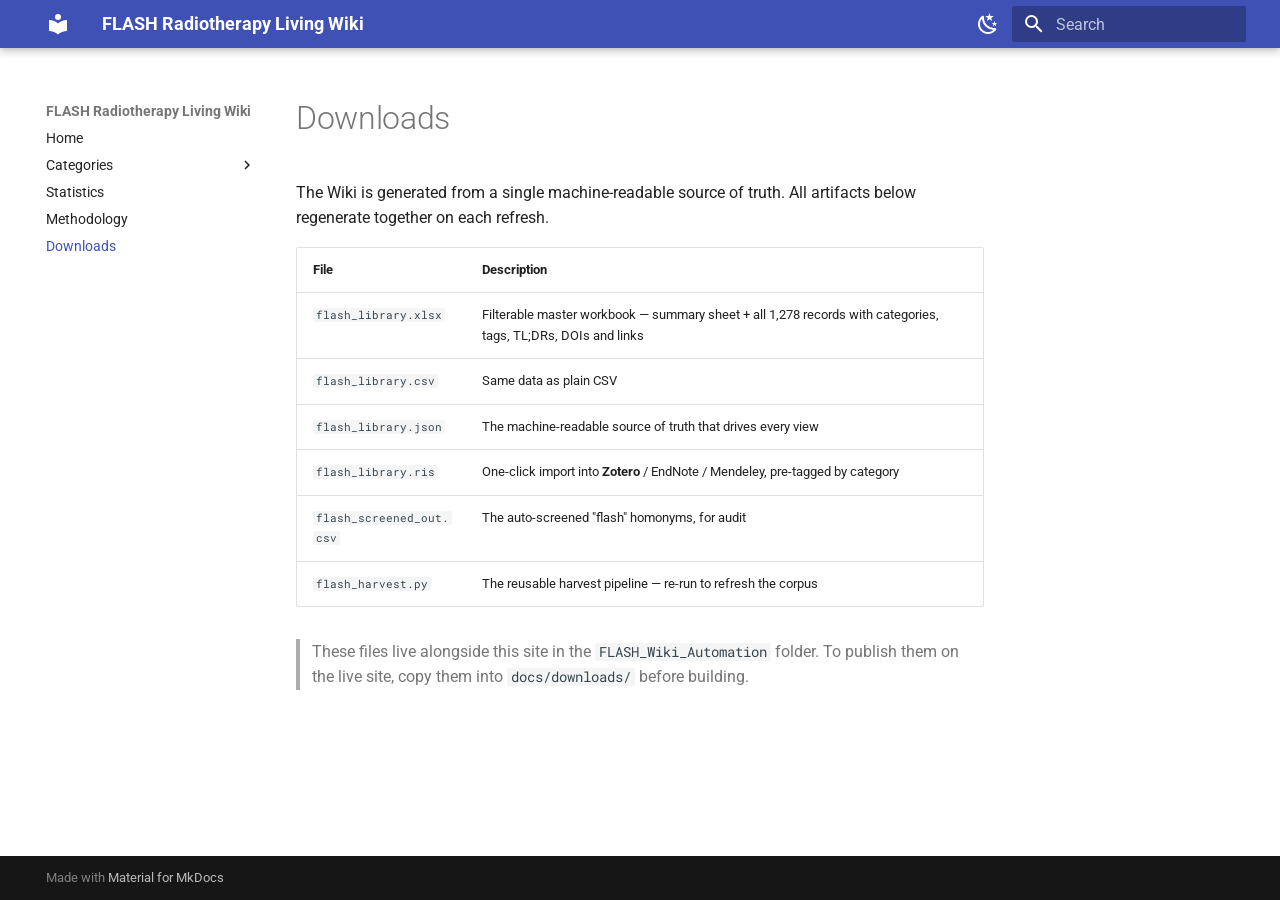
<file: downloads.html>
<!doctype html>
<html lang="en" class="no-js">
  <head>
    
      <meta charset="utf-8">
      <meta name="viewport" content="width=device-width,initial-scale=1">
      
        <meta name="description" content="AAPM BESC FLASH Working Group - categorized FLASH-RT literature">
      
      
      
      
        <link rel="prev" href="methodology.html">
      
      
      
        
      
      
      <link rel="icon" href="assets/images/favicon.png">
      <meta name="generator" content="mkdocs-1.6.1, mkdocs-material-9.8.0">
    
    
      
        <title>Downloads - FLASH Radiotherapy Living Wiki</title>
      
    
    
      <link rel="stylesheet" href="assets/stylesheets/main.57a0d79d.min.css">
      
        
        <link rel="stylesheet" href="assets/stylesheets/palette.fb2fffe2.min.css">
      
      


    
    
      
    
    
      
        
        
        <link rel="preconnect" href="https://fonts.gstatic.com" crossorigin>
        <link rel="stylesheet" href="https://fonts.googleapis.com/css?family=Roboto:300,300i,400,400i,700,700i%7CRoboto+Mono:400,400i,700,700i&display=fallback">
        <style>:root{--md-text-font:"Roboto";--md-code-font:"Roboto Mono"}</style>
      
    
    
      <link rel="stylesheet" href="stylesheets/extra.css">
    
    <script>__md_scope=new URL(".",location),__md_hash=e=>[...e].reduce(((e,_)=>(e<<5)-e+_.charCodeAt(0)),0),__md_get=(e,_=localStorage,t=__md_scope)=>JSON.parse(_.getItem(t.pathname+"."+e)),__md_set=(e,_,t=localStorage,a=__md_scope)=>{try{t.setItem(a.pathname+"."+e,JSON.stringify(_))}catch(e){}}</script>
    
      

    
    
  </head>
  
  
    
    
      
    
    
    
    
    <body dir="ltr" data-md-color-scheme="default" data-md-color-primary="indigo" data-md-color-accent="indigo">
  
    
    <input class="md-toggle" data-md-toggle="drawer" type="checkbox" id="__drawer" autocomplete="off">
    <input class="md-toggle" data-md-toggle="search" type="checkbox" id="__search" autocomplete="off">
    <label class="md-overlay" for="__drawer"></label>
    <div data-md-component="skip">
      
        
        <a href="#downloads" class="md-skip">
          Skip to content
        </a>
      
    </div>
    <div data-md-component="announce">
      
    </div>
    
    
      

  

<header class="md-header md-header--shadow" data-md-component="header">
  <nav class="md-header__inner md-grid" aria-label="Header">
    <a href="index.html" title="FLASH Radiotherapy Living Wiki" class="md-header__button md-logo" aria-label="FLASH Radiotherapy Living Wiki" data-md-component="logo">
      
  
  <svg xmlns="http://www.w3.org/2000/svg" viewBox="0 0 24 24"><path d="M12 8a3 3 0 0 0 3-3 3 3 0 0 0-3-3 3 3 0 0 0-3 3 3 3 0 0 0 3 3m0 3.54C9.64 9.35 6.5 8 3 8v11c3.5 0 6.64 1.35 9 3.54 2.36-2.19 5.5-3.54 9-3.54V8c-3.5 0-6.64 1.35-9 3.54"/></svg>

    </a>
    <label class="md-header__button md-icon" for="__drawer">
      
      <svg xmlns="http://www.w3.org/2000/svg" viewBox="0 0 24 24"><path d="M3 6h18v2H3zm0 5h18v2H3zm0 5h18v2H3z"/></svg>
    </label>
    <div class="md-header__title" data-md-component="header-title">
      <div class="md-header__ellipsis">
        <div class="md-header__topic">
          <span class="md-ellipsis">
            FLASH Radiotherapy Living Wiki
          </span>
        </div>
        <div class="md-header__topic" data-md-component="header-topic">
          <span class="md-ellipsis">
            
              Downloads
            
          </span>
        </div>
      </div>
    </div>
    
      
        <form class="md-header__option" data-md-component="palette">
  
    
    
    
    <input class="md-option" data-md-color-media="" data-md-color-scheme="default" data-md-color-primary="indigo" data-md-color-accent="indigo"  aria-label="Dark mode"  type="radio" name="__palette" id="__palette_0">
    
      <label class="md-header__button md-icon" title="Dark mode" for="__palette_1" hidden>
        <svg xmlns="http://www.w3.org/2000/svg" viewBox="0 0 24 24"><path d="m17.75 4.09-2.53 1.94.91 3.06-2.63-1.81-2.63 1.81.91-3.06-2.53-1.94L12.44 4l1.06-3 1.06 3zm3.5 6.91-1.64 1.25.59 1.98-1.7-1.17-1.7 1.17.59-1.98L15.75 11l2.06-.05L18.5 9l.69 1.95zm-2.28 4.95c.83-.08 1.72 1.1 1.19 1.85-.32.45-.66.87-1.08 1.27C15.17 23 8.84 23 4.94 19.07c-3.91-3.9-3.91-10.24 0-14.14.4-.4.82-.76 1.27-1.08.75-.53 1.93.36 1.85 1.19-.27 2.86.69 5.83 2.89 8.02a9.96 9.96 0 0 0 8.02 2.89m-1.64 2.02a12.08 12.08 0 0 1-7.8-3.47c-2.17-2.19-3.33-5-3.49-7.82-2.81 3.14-2.7 7.96.31 10.98 3.02 3.01 7.84 3.12 10.98.31"/></svg>
      </label>
    
  
    
    
    
    <input class="md-option" data-md-color-media="" data-md-color-scheme="slate" data-md-color-primary="indigo" data-md-color-accent="indigo"  aria-label="Light mode"  type="radio" name="__palette" id="__palette_1">
    
      <label class="md-header__button md-icon" title="Light mode" for="__palette_0" hidden>
        <svg xmlns="http://www.w3.org/2000/svg" viewBox="0 0 24 24"><path d="M12 7a5 5 0 0 1 5 5 5 5 0 0 1-5 5 5 5 0 0 1-5-5 5 5 0 0 1 5-5m0 2a3 3 0 0 0-3 3 3 3 0 0 0 3 3 3 3 0 0 0 3-3 3 3 0 0 0-3-3m0-7 2.39 3.42C13.65 5.15 12.84 5 12 5s-1.65.15-2.39.42zM3.34 7l4.16-.35A7.2 7.2 0 0 0 5.94 8.5c-.44.74-.69 1.5-.83 2.29zm.02 10 1.76-3.77a7.131 7.131 0 0 0 2.38 4.14zM20.65 7l-1.77 3.79a7.02 7.02 0 0 0-2.38-4.15zm-.01 10-4.14.36c.59-.51 1.12-1.14 1.54-1.86.42-.73.69-1.5.83-2.29zM12 22l-2.41-3.44c.74.27 1.55.44 2.41.44.82 0 1.63-.17 2.37-.44z"/></svg>
      </label>
    
  
</form>
      
    
    
      <script>var palette=__md_get("__palette");if(palette&&palette.color){if("(prefers-color-scheme)"===palette.color.media){var media=matchMedia("(prefers-color-scheme: light)"),input=document.querySelector(media.matches?"[data-md-color-media='(prefers-color-scheme: light)']":"[data-md-color-media='(prefers-color-scheme: dark)']");palette.color.media=input.getAttribute("data-md-color-media"),palette.color.scheme=input.getAttribute("data-md-color-scheme"),palette.color.primary=input.getAttribute("data-md-color-primary"),palette.color.accent=input.getAttribute("data-md-color-accent")}for(var[key,value]of Object.entries(palette.color))document.body.setAttribute("data-md-color-"+key,value)}</script>
    
    
    
      
      
        <label class="md-header__button md-icon" for="__search">
          
          <svg xmlns="http://www.w3.org/2000/svg" viewBox="0 0 24 24"><path d="M9.5 3A6.5 6.5 0 0 1 16 9.5c0 1.61-.59 3.09-1.56 4.23l.27.27h.79l5 5-1.5 1.5-5-5v-.79l-.27-.27A6.52 6.52 0 0 1 9.5 16 6.5 6.5 0 0 1 3 9.5 6.5 6.5 0 0 1 9.5 3m0 2C7 5 5 7 5 9.5S7 14 9.5 14 14 12 14 9.5 12 5 9.5 5"/></svg>
        </label>
        <div class="md-search" data-md-component="search" role="dialog">
  <label class="md-search__overlay" for="__search"></label>
  <div class="md-search__inner" role="search">
    <form class="md-search__form" name="search">
      <input type="text" class="md-search__input" name="query" aria-label="Search" placeholder="Search" autocapitalize="off" autocorrect="off" autocomplete="off" spellcheck="false" data-md-component="search-query" required>
      <label class="md-search__icon md-icon" for="__search">
        
        <svg xmlns="http://www.w3.org/2000/svg" viewBox="0 0 24 24"><path d="M9.5 3A6.5 6.5 0 0 1 16 9.5c0 1.61-.59 3.09-1.56 4.23l.27.27h.79l5 5-1.5 1.5-5-5v-.79l-.27-.27A6.52 6.52 0 0 1 9.5 16 6.5 6.5 0 0 1 3 9.5 6.5 6.5 0 0 1 9.5 3m0 2C7 5 5 7 5 9.5S7 14 9.5 14 14 12 14 9.5 12 5 9.5 5"/></svg>
        
        <svg xmlns="http://www.w3.org/2000/svg" viewBox="0 0 24 24"><path d="M20 11v2H8l5.5 5.5-1.42 1.42L4.16 12l7.92-7.92L13.5 5.5 8 11z"/></svg>
      </label>
      <nav class="md-search__options" aria-label="Search">
        
        <button type="reset" class="md-search__icon md-icon" title="Clear" aria-label="Clear" tabindex="-1">
          
          <svg xmlns="http://www.w3.org/2000/svg" viewBox="0 0 24 24"><path d="M19 6.41 17.59 5 12 10.59 6.41 5 5 6.41 10.59 12 5 17.59 6.41 19 12 13.41 17.59 19 19 17.59 13.41 12z"/></svg>
        </button>
      </nav>
      
        <div class="md-search__suggest" data-md-component="search-suggest"></div>
      
    </form>
    <div class="md-search__output">
      <div class="md-search__scrollwrap" tabindex="0" data-md-scrollfix>
        <div class="md-search-result" data-md-component="search-result">
          <div class="md-search-result__meta">
            Initializing search
          </div>
          <ol class="md-search-result__list" role="presentation"></ol>
        </div>
      </div>
    </div>
  </div>
</div>
      
    
    
  </nav>
  
</header>
    
    <div class="md-container" data-md-component="container">
      
      
        
          
        
      
      <main class="md-main" data-md-component="main">
        <div class="md-main__inner md-grid">
          
            
              
              <div class="md-sidebar md-sidebar--primary" data-md-component="sidebar" data-md-type="navigation" >
                <div class="md-sidebar__scrollwrap">
                  <div class="md-sidebar__inner">
                    



<nav class="md-nav md-nav--primary" aria-label="Navigation" data-md-level="0">
  <label class="md-nav__title" for="__drawer">
    <a href="index.html" title="FLASH Radiotherapy Living Wiki" class="md-nav__button md-logo" aria-label="FLASH Radiotherapy Living Wiki" data-md-component="logo">
      
  
  <svg xmlns="http://www.w3.org/2000/svg" viewBox="0 0 24 24"><path d="M12 8a3 3 0 0 0 3-3 3 3 0 0 0-3-3 3 3 0 0 0-3 3 3 3 0 0 0 3 3m0 3.54C9.64 9.35 6.5 8 3 8v11c3.5 0 6.64 1.35 9 3.54 2.36-2.19 5.5-3.54 9-3.54V8c-3.5 0-6.64 1.35-9 3.54"/></svg>

    </a>
    FLASH Radiotherapy Living Wiki
  </label>
  
  <ul class="md-nav__list" data-md-scrollfix>
    
      
      
  
  
  
  
    <li class="md-nav__item">
      <a href="index.html" class="md-nav__link">
        
  
  
  <span class="md-ellipsis">
    
  
    Home
  

    
  </span>
  
  

      </a>
    </li>
  

    
      
      
  
  
  
  
    
    
    
    
    
    <li class="md-nav__item md-nav__item--nested">
      
        
        
        <input class="md-nav__toggle md-toggle " type="checkbox" id="__nav_2" >
        
          
          <label class="md-nav__link" for="__nav_2" id="__nav_2_label" tabindex="0">
            
  
  
  <span class="md-ellipsis">
    
  
    Categories
  

    
  </span>
  
  

            <span class="md-nav__icon md-icon"></span>
          </label>
        
        <nav class="md-nav" data-md-level="1" aria-labelledby="__nav_2_label" aria-expanded="false">
          <label class="md-nav__title" for="__nav_2">
            <span class="md-nav__icon md-icon"></span>
            
  
    Categories
  

          </label>
          <ul class="md-nav__list" data-md-scrollfix>
            
              
                
  
  
  
  
    <li class="md-nav__item">
      <a href="radiobiology.html" class="md-nav__link">
        
  
  
  <span class="md-ellipsis">
    
  
    Radiobiology
  

    
  </span>
  
  

      </a>
    </li>
  

              
            
              
                
  
  
  
  
    <li class="md-nav__item">
      <a href="physics-dosimetry.html" class="md-nav__link">
        
  
  
  <span class="md-ellipsis">
    
  
    Physics & Dosimetry
  

    
  </span>
  
  

      </a>
    </li>
  

              
            
              
                
  
  
  
  
    <li class="md-nav__item">
      <a href="modeling-mechanisms.html" class="md-nav__link">
        
  
  
  <span class="md-ellipsis">
    
  
    Modeling & Mechanisms
  

    
  </span>
  
  

      </a>
    </li>
  

              
            
              
                
  
  
  
  
    <li class="md-nav__item">
      <a href="beam-delivery-technology.html" class="md-nav__link">
        
  
  
  <span class="md-ellipsis">
    
  
    Beam Delivery & Technology
  

    
  </span>
  
  

      </a>
    </li>
  

              
            
              
                
  
  
  
  
    <li class="md-nav__item">
      <a href="treatment-planning-optimization.html" class="md-nav__link">
        
  
  
  <span class="md-ellipsis">
    
  
    Treatment Planning & Optimization
  

    
  </span>
  
  

      </a>
    </li>
  

              
            
              
                
  
  
  
  
    <li class="md-nav__item">
      <a href="clinical-translational.html" class="md-nav__link">
        
  
  
  <span class="md-ellipsis">
    
  
    Clinical & Translational
  

    
  </span>
  
  

      </a>
    </li>
  

              
            
              
                
  
  
  
  
    <li class="md-nav__item">
      <a href="reviews-consensus.html" class="md-nav__link">
        
  
  
  <span class="md-ellipsis">
    
  
    Reviews & Consensus
  

    
  </span>
  
  

      </a>
    </li>
  

              
            
              
                
  
  
  
  
    <li class="md-nav__item">
      <a href="opinions-debate.html" class="md-nav__link">
        
  
  
  <span class="md-ellipsis">
    
  
    Opinions & Debate
  

    
  </span>
  
  

      </a>
    </li>
  

              
            
              
                
  
  
  
  
    <li class="md-nav__item">
      <a href="point-counterpoint.html" class="md-nav__link">
        
  
  
  <span class="md-ellipsis">
    
  
    Point-Counterpoint
  

    
  </span>
  
  

      </a>
    </li>
  

              
            
              
                
  
  
  
  
    <li class="md-nav__item">
      <a href="perspectives-commentary.html" class="md-nav__link">
        
  
  
  <span class="md-ellipsis">
    
  
    Perspectives & Commentary
  

    
  </span>
  
  

      </a>
    </li>
  

              
            
          </ul>
        </nav>
      
    </li>
  

    
      
      
  
  
  
  
    <li class="md-nav__item">
      <a href="statistics.html" class="md-nav__link">
        
  
  
  <span class="md-ellipsis">
    
  
    Statistics
  

    
  </span>
  
  

      </a>
    </li>
  

    
      
      
  
  
  
  
    <li class="md-nav__item">
      <a href="methodology.html" class="md-nav__link">
        
  
  
  <span class="md-ellipsis">
    
  
    Methodology
  

    
  </span>
  
  

      </a>
    </li>
  

    
      
      
  
  
    
  
  
  
    <li class="md-nav__item md-nav__item--active">
      
      <input class="md-nav__toggle md-toggle" type="checkbox" id="__toc">
      
      
        
      
      
      <a href="downloads.html" class="md-nav__link md-nav__link--active">
        
  
  
  <span class="md-ellipsis">
    
  
    Downloads
  

    
  </span>
  
  

      </a>
      
    </li>
  

    
  </ul>
</nav>
                  </div>
                </div>
              </div>
            
            
              
              <div class="md-sidebar md-sidebar--secondary" data-md-component="sidebar" data-md-type="toc" >
                <div class="md-sidebar__scrollwrap">
                  <div class="md-sidebar__inner">
                    

<nav class="md-nav md-nav--secondary" aria-label="Table of contents">
  
  
  
    
  
  
</nav>
                  </div>
                </div>
              </div>
            
          
          
            <div class="md-content" data-md-component="content">
              
              <article class="md-content__inner md-typeset">
                
                  



<h1 id="downloads">Downloads</h1>
<p>The Wiki is generated from a single machine-readable source of truth. All artifacts below
regenerate together on each refresh.</p>
<table>
<thead>
<tr>
<th>File</th>
<th>Description</th>
</tr>
</thead>
<tbody>
<tr>
<td><code>flash_library.xlsx</code></td>
<td>Filterable master workbook — summary sheet + all 1,278 records with categories, tags, TL;DRs, DOIs and links</td>
</tr>
<tr>
<td><code>flash_library.csv</code></td>
<td>Same data as plain CSV</td>
</tr>
<tr>
<td><code>flash_library.json</code></td>
<td>The machine-readable source of truth that drives every view</td>
</tr>
<tr>
<td><code>flash_library.ris</code></td>
<td>One-click import into <strong>Zotero</strong> / EndNote / Mendeley, pre-tagged by category</td>
</tr>
<tr>
<td><code>flash_screened_out.csv</code></td>
<td>The auto-screened "flash" homonyms, for audit</td>
</tr>
<tr>
<td><code>flash_harvest.py</code></td>
<td>The reusable harvest pipeline — re-run to refresh the corpus</td>
</tr>
</tbody>
</table>
<blockquote>
<p>These files live alongside this site in the <code>FLASH_Wiki_Automation</code> folder. To publish
them on the live site, copy them into <code>docs/downloads/</code> before building.</p>
</blockquote>












                
              </article>
            </div>
          
          
<script>var target=document.getElementById(location.hash.slice(1));target&&target.name&&(target.checked=target.name.startsWith("__tabbed_"))</script>
        </div>
        
          <button type="button" class="md-top md-icon" data-md-component="top" hidden>
  
  <svg xmlns="http://www.w3.org/2000/svg" viewBox="0 0 24 24"><path d="M13 20h-2V8l-5.5 5.5-1.42-1.42L12 4.16l7.92 7.92-1.42 1.42L13 8z"/></svg>
  Back to top
</button>
        
      </main>
      
        <footer class="md-footer">
  
  <div class="md-footer-meta md-typeset">
    <div class="md-footer-meta__inner md-grid">
      <div class="md-copyright">
  
  
    Made with
    <a href="https://squidfunk.github.io/mkdocs-material/" target="_blank" rel="noopener">
      Material for MkDocs
    </a>
  
</div>
      
    </div>
  </div>
</footer>
      
    </div>
    <div class="md-dialog" data-md-component="dialog">
      <div class="md-dialog__inner md-typeset"></div>
    </div>
    
    
    
      
      
      <script id="__config" type="application/json">{"annotate": null, "base": ".", "features": ["search.suggest", "search.highlight", "navigation.top", "navigation.tracking", "toc.follow", "content.code.copy"], "search": "assets/javascripts/workers/search.a7633da7.min.js", "tags": null, "translations": {"clipboard.copied": "Copied to clipboard", "clipboard.copy": "Copy to clipboard", "search.result.more.one": "1 more on this page", "search.result.more.other": "# more on this page", "search.result.none": "No matching documents", "search.result.one": "1 matching document", "search.result.other": "# matching documents", "search.result.placeholder": "Type to start searching", "search.result.term.missing": "Missing", "select.version": "Select version"}, "version": null}</script>
    
    
      <script src="assets/javascripts/bundle.c21346df.min.js"></script>
      
    
  </body>
</html>
</file>
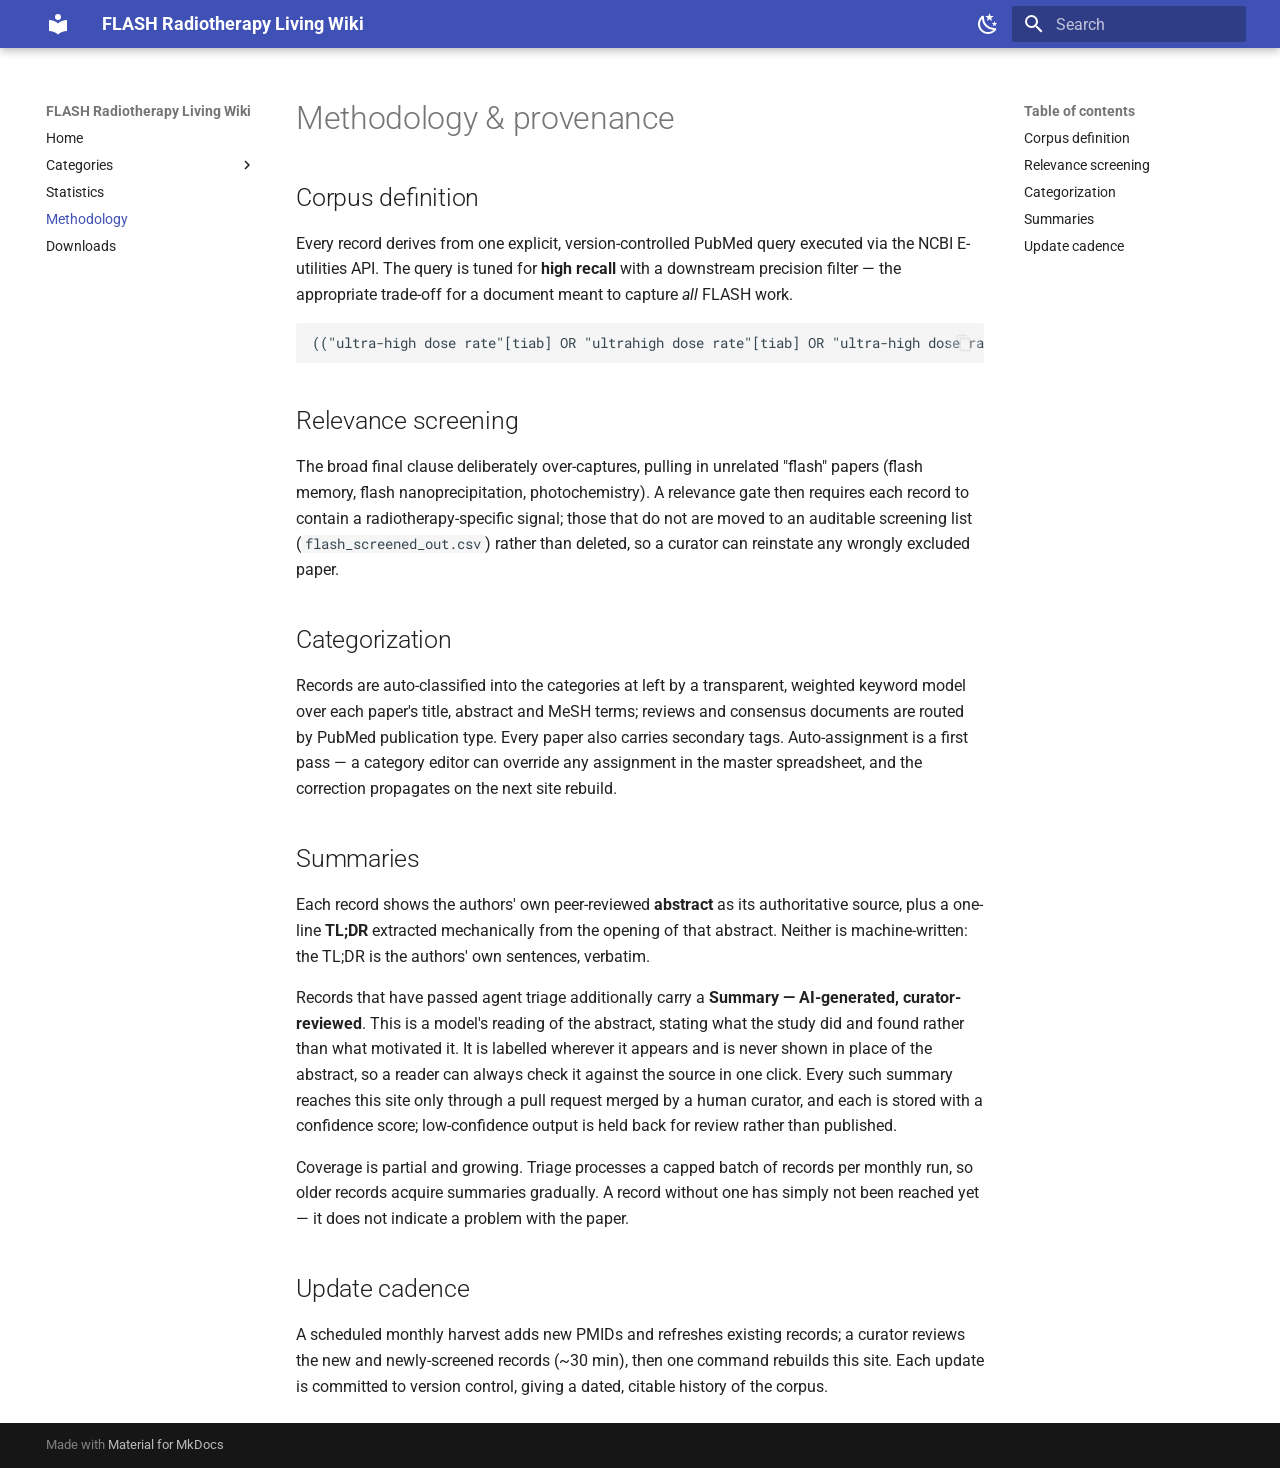
<file: methodology.html>
<!doctype html>
<html lang="en" class="no-js">
  <head>
    
      <meta charset="utf-8">
      <meta name="viewport" content="width=device-width,initial-scale=1">
      
        <meta name="description" content="AAPM BESC FLASH Working Group - categorized FLASH-RT literature">
      
      
      
      
        <link rel="prev" href="statistics.html">
      
      
        <link rel="next" href="downloads.html">
      
      
        
      
      
      <link rel="icon" href="assets/images/favicon.png">
      <meta name="generator" content="mkdocs-1.6.1, mkdocs-material-9.8.0">
    
    
      
        <title>Methodology - FLASH Radiotherapy Living Wiki</title>
      
    
    
      <link rel="stylesheet" href="assets/stylesheets/main.57a0d79d.min.css">
      
        
        <link rel="stylesheet" href="assets/stylesheets/palette.fb2fffe2.min.css">
      
      


    
    
      
    
    
      
        
        
        <link rel="preconnect" href="https://fonts.gstatic.com" crossorigin>
        <link rel="stylesheet" href="https://fonts.googleapis.com/css?family=Roboto:300,300i,400,400i,700,700i%7CRoboto+Mono:400,400i,700,700i&display=fallback">
        <style>:root{--md-text-font:"Roboto";--md-code-font:"Roboto Mono"}</style>
      
    
    
      <link rel="stylesheet" href="stylesheets/extra.css">
    
    <script>__md_scope=new URL(".",location),__md_hash=e=>[...e].reduce(((e,_)=>(e<<5)-e+_.charCodeAt(0)),0),__md_get=(e,_=localStorage,t=__md_scope)=>JSON.parse(_.getItem(t.pathname+"."+e)),__md_set=(e,_,t=localStorage,a=__md_scope)=>{try{t.setItem(a.pathname+"."+e,JSON.stringify(_))}catch(e){}}</script>
    
      

    
    
  </head>
  
  
    
    
      
    
    
    
    
    <body dir="ltr" data-md-color-scheme="default" data-md-color-primary="indigo" data-md-color-accent="indigo">
  
    
    <input class="md-toggle" data-md-toggle="drawer" type="checkbox" id="__drawer" autocomplete="off">
    <input class="md-toggle" data-md-toggle="search" type="checkbox" id="__search" autocomplete="off">
    <label class="md-overlay" for="__drawer"></label>
    <div data-md-component="skip">
      
        
        <a href="#methodology-provenance" class="md-skip">
          Skip to content
        </a>
      
    </div>
    <div data-md-component="announce">
      
    </div>
    
    
      

  

<header class="md-header md-header--shadow" data-md-component="header">
  <nav class="md-header__inner md-grid" aria-label="Header">
    <a href="index.html" title="FLASH Radiotherapy Living Wiki" class="md-header__button md-logo" aria-label="FLASH Radiotherapy Living Wiki" data-md-component="logo">
      
  
  <svg xmlns="http://www.w3.org/2000/svg" viewBox="0 0 24 24"><path d="M12 8a3 3 0 0 0 3-3 3 3 0 0 0-3-3 3 3 0 0 0-3 3 3 3 0 0 0 3 3m0 3.54C9.64 9.35 6.5 8 3 8v11c3.5 0 6.64 1.35 9 3.54 2.36-2.19 5.5-3.54 9-3.54V8c-3.5 0-6.64 1.35-9 3.54"/></svg>

    </a>
    <label class="md-header__button md-icon" for="__drawer">
      
      <svg xmlns="http://www.w3.org/2000/svg" viewBox="0 0 24 24"><path d="M3 6h18v2H3zm0 5h18v2H3zm0 5h18v2H3z"/></svg>
    </label>
    <div class="md-header__title" data-md-component="header-title">
      <div class="md-header__ellipsis">
        <div class="md-header__topic">
          <span class="md-ellipsis">
            FLASH Radiotherapy Living Wiki
          </span>
        </div>
        <div class="md-header__topic" data-md-component="header-topic">
          <span class="md-ellipsis">
            
              Methodology
            
          </span>
        </div>
      </div>
    </div>
    
      
        <form class="md-header__option" data-md-component="palette">
  
    
    
    
    <input class="md-option" data-md-color-media="" data-md-color-scheme="default" data-md-color-primary="indigo" data-md-color-accent="indigo"  aria-label="Dark mode"  type="radio" name="__palette" id="__palette_0">
    
      <label class="md-header__button md-icon" title="Dark mode" for="__palette_1" hidden>
        <svg xmlns="http://www.w3.org/2000/svg" viewBox="0 0 24 24"><path d="m17.75 4.09-2.53 1.94.91 3.06-2.63-1.81-2.63 1.81.91-3.06-2.53-1.94L12.44 4l1.06-3 1.06 3zm3.5 6.91-1.64 1.25.59 1.98-1.7-1.17-1.7 1.17.59-1.98L15.75 11l2.06-.05L18.5 9l.69 1.95zm-2.28 4.95c.83-.08 1.72 1.1 1.19 1.85-.32.45-.66.87-1.08 1.27C15.17 23 8.84 23 4.94 19.07c-3.91-3.9-3.91-10.24 0-14.14.4-.4.82-.76 1.27-1.08.75-.53 1.93.36 1.85 1.19-.27 2.86.69 5.83 2.89 8.02a9.96 9.96 0 0 0 8.02 2.89m-1.64 2.02a12.08 12.08 0 0 1-7.8-3.47c-2.17-2.19-3.33-5-3.49-7.82-2.81 3.14-2.7 7.96.31 10.98 3.02 3.01 7.84 3.12 10.98.31"/></svg>
      </label>
    
  
    
    
    
    <input class="md-option" data-md-color-media="" data-md-color-scheme="slate" data-md-color-primary="indigo" data-md-color-accent="indigo"  aria-label="Light mode"  type="radio" name="__palette" id="__palette_1">
    
      <label class="md-header__button md-icon" title="Light mode" for="__palette_0" hidden>
        <svg xmlns="http://www.w3.org/2000/svg" viewBox="0 0 24 24"><path d="M12 7a5 5 0 0 1 5 5 5 5 0 0 1-5 5 5 5 0 0 1-5-5 5 5 0 0 1 5-5m0 2a3 3 0 0 0-3 3 3 3 0 0 0 3 3 3 3 0 0 0 3-3 3 3 0 0 0-3-3m0-7 2.39 3.42C13.65 5.15 12.84 5 12 5s-1.65.15-2.39.42zM3.34 7l4.16-.35A7.2 7.2 0 0 0 5.94 8.5c-.44.74-.69 1.5-.83 2.29zm.02 10 1.76-3.77a7.131 7.131 0 0 0 2.38 4.14zM20.65 7l-1.77 3.79a7.02 7.02 0 0 0-2.38-4.15zm-.01 10-4.14.36c.59-.51 1.12-1.14 1.54-1.86.42-.73.69-1.5.83-2.29zM12 22l-2.41-3.44c.74.27 1.55.44 2.41.44.82 0 1.63-.17 2.37-.44z"/></svg>
      </label>
    
  
</form>
      
    
    
      <script>var palette=__md_get("__palette");if(palette&&palette.color){if("(prefers-color-scheme)"===palette.color.media){var media=matchMedia("(prefers-color-scheme: light)"),input=document.querySelector(media.matches?"[data-md-color-media='(prefers-color-scheme: light)']":"[data-md-color-media='(prefers-color-scheme: dark)']");palette.color.media=input.getAttribute("data-md-color-media"),palette.color.scheme=input.getAttribute("data-md-color-scheme"),palette.color.primary=input.getAttribute("data-md-color-primary"),palette.color.accent=input.getAttribute("data-md-color-accent")}for(var[key,value]of Object.entries(palette.color))document.body.setAttribute("data-md-color-"+key,value)}</script>
    
    
    
      
      
        <label class="md-header__button md-icon" for="__search">
          
          <svg xmlns="http://www.w3.org/2000/svg" viewBox="0 0 24 24"><path d="M9.5 3A6.5 6.5 0 0 1 16 9.5c0 1.61-.59 3.09-1.56 4.23l.27.27h.79l5 5-1.5 1.5-5-5v-.79l-.27-.27A6.52 6.52 0 0 1 9.5 16 6.5 6.5 0 0 1 3 9.5 6.5 6.5 0 0 1 9.5 3m0 2C7 5 5 7 5 9.5S7 14 9.5 14 14 12 14 9.5 12 5 9.5 5"/></svg>
        </label>
        <div class="md-search" data-md-component="search" role="dialog">
  <label class="md-search__overlay" for="__search"></label>
  <div class="md-search__inner" role="search">
    <form class="md-search__form" name="search">
      <input type="text" class="md-search__input" name="query" aria-label="Search" placeholder="Search" autocapitalize="off" autocorrect="off" autocomplete="off" spellcheck="false" data-md-component="search-query" required>
      <label class="md-search__icon md-icon" for="__search">
        
        <svg xmlns="http://www.w3.org/2000/svg" viewBox="0 0 24 24"><path d="M9.5 3A6.5 6.5 0 0 1 16 9.5c0 1.61-.59 3.09-1.56 4.23l.27.27h.79l5 5-1.5 1.5-5-5v-.79l-.27-.27A6.52 6.52 0 0 1 9.5 16 6.5 6.5 0 0 1 3 9.5 6.5 6.5 0 0 1 9.5 3m0 2C7 5 5 7 5 9.5S7 14 9.5 14 14 12 14 9.5 12 5 9.5 5"/></svg>
        
        <svg xmlns="http://www.w3.org/2000/svg" viewBox="0 0 24 24"><path d="M20 11v2H8l5.5 5.5-1.42 1.42L4.16 12l7.92-7.92L13.5 5.5 8 11z"/></svg>
      </label>
      <nav class="md-search__options" aria-label="Search">
        
        <button type="reset" class="md-search__icon md-icon" title="Clear" aria-label="Clear" tabindex="-1">
          
          <svg xmlns="http://www.w3.org/2000/svg" viewBox="0 0 24 24"><path d="M19 6.41 17.59 5 12 10.59 6.41 5 5 6.41 10.59 12 5 17.59 6.41 19 12 13.41 17.59 19 19 17.59 13.41 12z"/></svg>
        </button>
      </nav>
      
        <div class="md-search__suggest" data-md-component="search-suggest"></div>
      
    </form>
    <div class="md-search__output">
      <div class="md-search__scrollwrap" tabindex="0" data-md-scrollfix>
        <div class="md-search-result" data-md-component="search-result">
          <div class="md-search-result__meta">
            Initializing search
          </div>
          <ol class="md-search-result__list" role="presentation"></ol>
        </div>
      </div>
    </div>
  </div>
</div>
      
    
    
  </nav>
  
</header>
    
    <div class="md-container" data-md-component="container">
      
      
        
          
        
      
      <main class="md-main" data-md-component="main">
        <div class="md-main__inner md-grid">
          
            
              
              <div class="md-sidebar md-sidebar--primary" data-md-component="sidebar" data-md-type="navigation" >
                <div class="md-sidebar__scrollwrap">
                  <div class="md-sidebar__inner">
                    



<nav class="md-nav md-nav--primary" aria-label="Navigation" data-md-level="0">
  <label class="md-nav__title" for="__drawer">
    <a href="index.html" title="FLASH Radiotherapy Living Wiki" class="md-nav__button md-logo" aria-label="FLASH Radiotherapy Living Wiki" data-md-component="logo">
      
  
  <svg xmlns="http://www.w3.org/2000/svg" viewBox="0 0 24 24"><path d="M12 8a3 3 0 0 0 3-3 3 3 0 0 0-3-3 3 3 0 0 0-3 3 3 3 0 0 0 3 3m0 3.54C9.64 9.35 6.5 8 3 8v11c3.5 0 6.64 1.35 9 3.54 2.36-2.19 5.5-3.54 9-3.54V8c-3.5 0-6.64 1.35-9 3.54"/></svg>

    </a>
    FLASH Radiotherapy Living Wiki
  </label>
  
  <ul class="md-nav__list" data-md-scrollfix>
    
      
      
  
  
  
  
    <li class="md-nav__item">
      <a href="index.html" class="md-nav__link">
        
  
  
  <span class="md-ellipsis">
    
  
    Home
  

    
  </span>
  
  

      </a>
    </li>
  

    
      
      
  
  
  
  
    
    
    
    
    
    <li class="md-nav__item md-nav__item--nested">
      
        
        
        <input class="md-nav__toggle md-toggle " type="checkbox" id="__nav_2" >
        
          
          <label class="md-nav__link" for="__nav_2" id="__nav_2_label" tabindex="0">
            
  
  
  <span class="md-ellipsis">
    
  
    Categories
  

    
  </span>
  
  

            <span class="md-nav__icon md-icon"></span>
          </label>
        
        <nav class="md-nav" data-md-level="1" aria-labelledby="__nav_2_label" aria-expanded="false">
          <label class="md-nav__title" for="__nav_2">
            <span class="md-nav__icon md-icon"></span>
            
  
    Categories
  

          </label>
          <ul class="md-nav__list" data-md-scrollfix>
            
              
                
  
  
  
  
    <li class="md-nav__item">
      <a href="radiobiology.html" class="md-nav__link">
        
  
  
  <span class="md-ellipsis">
    
  
    Radiobiology
  

    
  </span>
  
  

      </a>
    </li>
  

              
            
              
                
  
  
  
  
    <li class="md-nav__item">
      <a href="physics-dosimetry.html" class="md-nav__link">
        
  
  
  <span class="md-ellipsis">
    
  
    Physics & Dosimetry
  

    
  </span>
  
  

      </a>
    </li>
  

              
            
              
                
  
  
  
  
    <li class="md-nav__item">
      <a href="modeling-mechanisms.html" class="md-nav__link">
        
  
  
  <span class="md-ellipsis">
    
  
    Modeling & Mechanisms
  

    
  </span>
  
  

      </a>
    </li>
  

              
            
              
                
  
  
  
  
    <li class="md-nav__item">
      <a href="beam-delivery-technology.html" class="md-nav__link">
        
  
  
  <span class="md-ellipsis">
    
  
    Beam Delivery & Technology
  

    
  </span>
  
  

      </a>
    </li>
  

              
            
              
                
  
  
  
  
    <li class="md-nav__item">
      <a href="treatment-planning-optimization.html" class="md-nav__link">
        
  
  
  <span class="md-ellipsis">
    
  
    Treatment Planning & Optimization
  

    
  </span>
  
  

      </a>
    </li>
  

              
            
              
                
  
  
  
  
    <li class="md-nav__item">
      <a href="clinical-translational.html" class="md-nav__link">
        
  
  
  <span class="md-ellipsis">
    
  
    Clinical & Translational
  

    
  </span>
  
  

      </a>
    </li>
  

              
            
              
                
  
  
  
  
    <li class="md-nav__item">
      <a href="reviews-consensus.html" class="md-nav__link">
        
  
  
  <span class="md-ellipsis">
    
  
    Reviews & Consensus
  

    
  </span>
  
  

      </a>
    </li>
  

              
            
              
                
  
  
  
  
    <li class="md-nav__item">
      <a href="opinions-debate.html" class="md-nav__link">
        
  
  
  <span class="md-ellipsis">
    
  
    Opinions & Debate
  

    
  </span>
  
  

      </a>
    </li>
  

              
            
              
                
  
  
  
  
    <li class="md-nav__item">
      <a href="point-counterpoint.html" class="md-nav__link">
        
  
  
  <span class="md-ellipsis">
    
  
    Point-Counterpoint
  

    
  </span>
  
  

      </a>
    </li>
  

              
            
              
                
  
  
  
  
    <li class="md-nav__item">
      <a href="perspectives-commentary.html" class="md-nav__link">
        
  
  
  <span class="md-ellipsis">
    
  
    Perspectives & Commentary
  

    
  </span>
  
  

      </a>
    </li>
  

              
            
          </ul>
        </nav>
      
    </li>
  

    
      
      
  
  
  
  
    <li class="md-nav__item">
      <a href="statistics.html" class="md-nav__link">
        
  
  
  <span class="md-ellipsis">
    
  
    Statistics
  

    
  </span>
  
  

      </a>
    </li>
  

    
      
      
  
  
    
  
  
  
    <li class="md-nav__item md-nav__item--active">
      
      <input class="md-nav__toggle md-toggle" type="checkbox" id="__toc">
      
      
        
      
      
        <label class="md-nav__link md-nav__link--active" for="__toc">
          
  
  
  <span class="md-ellipsis">
    
  
    Methodology
  

    
  </span>
  
  

          <span class="md-nav__icon md-icon"></span>
        </label>
      
      <a href="methodology.html" class="md-nav__link md-nav__link--active">
        
  
  
  <span class="md-ellipsis">
    
  
    Methodology
  

    
  </span>
  
  

      </a>
      
        

<nav class="md-nav md-nav--secondary" aria-label="Table of contents">
  
  
  
    
  
  
    <label class="md-nav__title" for="__toc">
      <span class="md-nav__icon md-icon"></span>
      Table of contents
    </label>
    <ul class="md-nav__list" data-md-component="toc" data-md-scrollfix>
      
        <li class="md-nav__item">
  <a href="#corpus-definition" class="md-nav__link">
    <span class="md-ellipsis">
      
        Corpus definition
      
    </span>
  </a>
  
</li>
      
        <li class="md-nav__item">
  <a href="#relevance-screening" class="md-nav__link">
    <span class="md-ellipsis">
      
        Relevance screening
      
    </span>
  </a>
  
</li>
      
        <li class="md-nav__item">
  <a href="#categorization" class="md-nav__link">
    <span class="md-ellipsis">
      
        Categorization
      
    </span>
  </a>
  
</li>
      
        <li class="md-nav__item">
  <a href="#summaries" class="md-nav__link">
    <span class="md-ellipsis">
      
        Summaries
      
    </span>
  </a>
  
</li>
      
        <li class="md-nav__item">
  <a href="#update-cadence" class="md-nav__link">
    <span class="md-ellipsis">
      
        Update cadence
      
    </span>
  </a>
  
</li>
      
    </ul>
  
</nav>
      
    </li>
  

    
      
      
  
  
  
  
    <li class="md-nav__item">
      <a href="downloads.html" class="md-nav__link">
        
  
  
  <span class="md-ellipsis">
    
  
    Downloads
  

    
  </span>
  
  

      </a>
    </li>
  

    
  </ul>
</nav>
                  </div>
                </div>
              </div>
            
            
              
              <div class="md-sidebar md-sidebar--secondary" data-md-component="sidebar" data-md-type="toc" >
                <div class="md-sidebar__scrollwrap">
                  <div class="md-sidebar__inner">
                    

<nav class="md-nav md-nav--secondary" aria-label="Table of contents">
  
  
  
    
  
  
    <label class="md-nav__title" for="__toc">
      <span class="md-nav__icon md-icon"></span>
      Table of contents
    </label>
    <ul class="md-nav__list" data-md-component="toc" data-md-scrollfix>
      
        <li class="md-nav__item">
  <a href="#corpus-definition" class="md-nav__link">
    <span class="md-ellipsis">
      
        Corpus definition
      
    </span>
  </a>
  
</li>
      
        <li class="md-nav__item">
  <a href="#relevance-screening" class="md-nav__link">
    <span class="md-ellipsis">
      
        Relevance screening
      
    </span>
  </a>
  
</li>
      
        <li class="md-nav__item">
  <a href="#categorization" class="md-nav__link">
    <span class="md-ellipsis">
      
        Categorization
      
    </span>
  </a>
  
</li>
      
        <li class="md-nav__item">
  <a href="#summaries" class="md-nav__link">
    <span class="md-ellipsis">
      
        Summaries
      
    </span>
  </a>
  
</li>
      
        <li class="md-nav__item">
  <a href="#update-cadence" class="md-nav__link">
    <span class="md-ellipsis">
      
        Update cadence
      
    </span>
  </a>
  
</li>
      
    </ul>
  
</nav>
                  </div>
                </div>
              </div>
            
          
          
            <div class="md-content" data-md-component="content">
              
              <article class="md-content__inner md-typeset">
                
                  



<h1 id="methodology-provenance">Methodology &amp; provenance</h1>
<h2 id="corpus-definition">Corpus definition</h2>
<p>Every record derives from one explicit, version-controlled PubMed query executed via the
NCBI E-utilities API. The query is tuned for <strong>high recall</strong> with a downstream precision
filter — the appropriate trade-off for a document meant to capture <em>all</em> FLASH work.</p>
<div class="highlight"><pre><span></span><code>(("ultra-high dose rate"[tiab] OR "ultrahigh dose rate"[tiab] OR "ultra-high dose rates"[tiab] OR "ultrahigh dose rates"[tiab] OR "FLASH radiotherapy"[tiab] OR "FLASH-RT"[tiab] OR "FLASH radiation"[tiab] OR "FLASH irradiation"[tiab] OR "FLASH effect"[tiab] OR "FLASH proton"[tiab] OR "FLASH electron"[tiab] OR "very high energy electron"[tiab] OR "very high energy electrons"[tiab] OR "VHEE"[tiab] OR ("FLASH"[tiab] AND ("dose rate"[tiab] OR "radiotherapy"[tiab] OR "radiation therapy"[tiab] OR "irradiation"[tiab] OR "Gy/s"[tiab] OR "conventional dose rate"[tiab]))) OR ((FLASH[tiab] OR eFLASH[tiab] OR pFLASH[tiab] OR "FLASH-RT"[tiab] OR UHDR[tiab] OR "UHDR-RT"[tiab] OR "ultra high dose rate*"[tiab] OR "ultra-high dose rate*"[tiab] OR "ultrahigh dose rate*"[tiab] OR "ultra fast dose rate*"[tiab] OR "ultrafast dose rate*"[tiab]) AND (radiotherap*[tiab] OR "radiation therap*"[tiab] OR irradiat*[tiab] OR radiobiolog*[tiab] OR dosimetr*[tiab] OR "Radiotherapy"[mh] OR "Radiotherapy Dosage"[mh] OR "Radiotherapy, High-Energy"[mh] OR "Radiation Dosage"[mh])))
</code></pre></div>
<h2 id="relevance-screening">Relevance screening</h2>
<p>The broad final clause deliberately over-captures, pulling in unrelated "flash" papers
(flash memory, flash nanoprecipitation, photochemistry). A relevance gate then requires
each record to contain a radiotherapy-specific signal; those that do not are moved to an
auditable screening list (<code>flash_screened_out.csv</code>) rather than deleted, so a curator can
reinstate any wrongly excluded paper.</p>
<h2 id="categorization">Categorization</h2>
<p>Records are auto-classified into the categories at left by a transparent, weighted keyword
model over each paper's title, abstract and MeSH terms; reviews and consensus documents are
routed by PubMed publication type. Every paper also carries secondary tags. Auto-assignment
is a first pass — a category editor can override any assignment in the master spreadsheet,
and the correction propagates on the next site rebuild.</p>
<h2 id="summaries">Summaries</h2>
<p>Each record shows the authors' own peer-reviewed <strong>abstract</strong> as its authoritative source,
plus a one-line <strong>TL;DR</strong> extracted mechanically from the opening of that abstract. Neither
is machine-written: the TL;DR is the authors' own sentences, verbatim.</p>
<p>Records that have passed agent triage additionally carry a <strong>Summary — AI-generated,
curator-reviewed</strong>. This is a model's reading of the abstract, stating what the study did
and found rather than what motivated it. It is labelled wherever it appears and is never
shown in place of the abstract, so a reader can always check it against the source in one
click. Every such summary reaches this site only through a pull request merged by a human
curator, and each is stored with a confidence score; low-confidence output is held back for
review rather than published.</p>
<p>Coverage is partial and growing. Triage processes a capped batch of records per monthly run,
so older records acquire summaries gradually. A record without one has simply not been
reached yet — it does not indicate a problem with the paper.</p>
<h2 id="update-cadence">Update cadence</h2>
<p>A scheduled monthly harvest adds new PMIDs and refreshes existing records; a curator reviews
the new and newly-screened records (~30 min), then one command rebuilds this site. Each
update is committed to version control, giving a dated, citable history of the corpus.</p>












                
              </article>
            </div>
          
          
<script>var target=document.getElementById(location.hash.slice(1));target&&target.name&&(target.checked=target.name.startsWith("__tabbed_"))</script>
        </div>
        
          <button type="button" class="md-top md-icon" data-md-component="top" hidden>
  
  <svg xmlns="http://www.w3.org/2000/svg" viewBox="0 0 24 24"><path d="M13 20h-2V8l-5.5 5.5-1.42-1.42L12 4.16l7.92 7.92-1.42 1.42L13 8z"/></svg>
  Back to top
</button>
        
      </main>
      
        <footer class="md-footer">
  
  <div class="md-footer-meta md-typeset">
    <div class="md-footer-meta__inner md-grid">
      <div class="md-copyright">
  
  
    Made with
    <a href="https://squidfunk.github.io/mkdocs-material/" target="_blank" rel="noopener">
      Material for MkDocs
    </a>
  
</div>
      
    </div>
  </div>
</footer>
      
    </div>
    <div class="md-dialog" data-md-component="dialog">
      <div class="md-dialog__inner md-typeset"></div>
    </div>
    
    
    
      
      
      <script id="__config" type="application/json">{"annotate": null, "base": ".", "features": ["search.suggest", "search.highlight", "navigation.top", "navigation.tracking", "toc.follow", "content.code.copy"], "search": "assets/javascripts/workers/search.a7633da7.min.js", "tags": null, "translations": {"clipboard.copied": "Copied to clipboard", "clipboard.copy": "Copy to clipboard", "search.result.more.one": "1 more on this page", "search.result.more.other": "# more on this page", "search.result.none": "No matching documents", "search.result.one": "1 matching document", "search.result.other": "# matching documents", "search.result.placeholder": "Type to start searching", "search.result.term.missing": "Missing", "select.version": "Select version"}, "version": null}</script>
    
    
      <script src="assets/javascripts/bundle.c21346df.min.js"></script>
      
    
  </body>
</html>
</file>
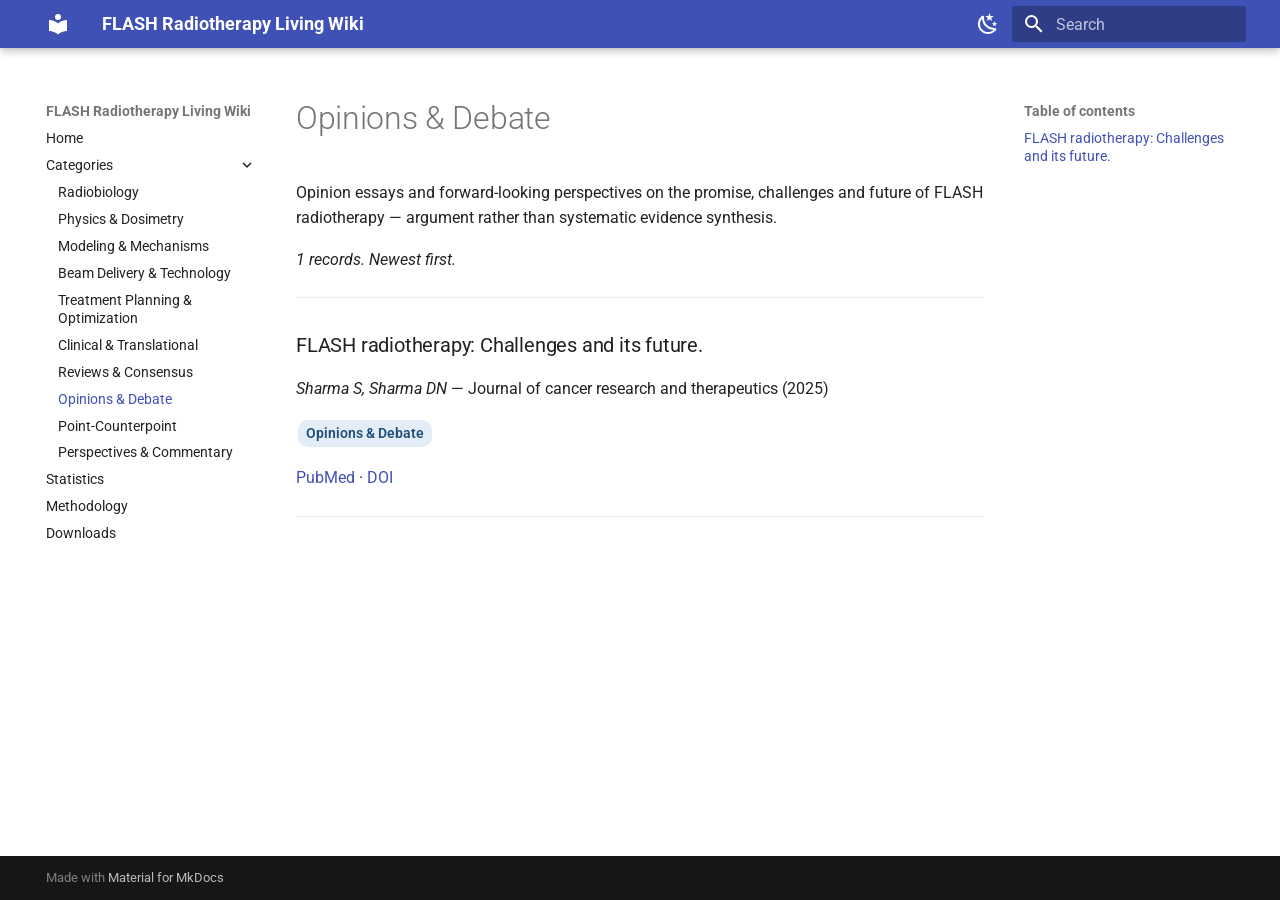
<file: opinions-debate.html>
<!doctype html>
<html lang="en" class="no-js">
  <head>
    
      <meta charset="utf-8">
      <meta name="viewport" content="width=device-width,initial-scale=1">
      
        <meta name="description" content="AAPM BESC FLASH Working Group - categorized FLASH-RT literature">
      
      
      
      
        <link rel="prev" href="reviews-consensus.html">
      
      
        <link rel="next" href="point-counterpoint.html">
      
      
        
      
      
      <link rel="icon" href="assets/images/favicon.png">
      <meta name="generator" content="mkdocs-1.6.1, mkdocs-material-9.8.0">
    
    
      
        <title>Opinions & Debate - FLASH Radiotherapy Living Wiki</title>
      
    
    
      <link rel="stylesheet" href="assets/stylesheets/main.57a0d79d.min.css">
      
        
        <link rel="stylesheet" href="assets/stylesheets/palette.fb2fffe2.min.css">
      
      


    
    
      
    
    
      
        
        
        <link rel="preconnect" href="https://fonts.gstatic.com" crossorigin>
        <link rel="stylesheet" href="https://fonts.googleapis.com/css?family=Roboto:300,300i,400,400i,700,700i%7CRoboto+Mono:400,400i,700,700i&display=fallback">
        <style>:root{--md-text-font:"Roboto";--md-code-font:"Roboto Mono"}</style>
      
    
    
      <link rel="stylesheet" href="stylesheets/extra.css">
    
    <script>__md_scope=new URL(".",location),__md_hash=e=>[...e].reduce(((e,_)=>(e<<5)-e+_.charCodeAt(0)),0),__md_get=(e,_=localStorage,t=__md_scope)=>JSON.parse(_.getItem(t.pathname+"."+e)),__md_set=(e,_,t=localStorage,a=__md_scope)=>{try{t.setItem(a.pathname+"."+e,JSON.stringify(_))}catch(e){}}</script>
    
      

    
    
  </head>
  
  
    
    
      
    
    
    
    
    <body dir="ltr" data-md-color-scheme="default" data-md-color-primary="indigo" data-md-color-accent="indigo">
  
    
    <input class="md-toggle" data-md-toggle="drawer" type="checkbox" id="__drawer" autocomplete="off">
    <input class="md-toggle" data-md-toggle="search" type="checkbox" id="__search" autocomplete="off">
    <label class="md-overlay" for="__drawer"></label>
    <div data-md-component="skip">
      
        
        <a href="#opinions-debate" class="md-skip">
          Skip to content
        </a>
      
    </div>
    <div data-md-component="announce">
      
    </div>
    
    
      

  

<header class="md-header md-header--shadow" data-md-component="header">
  <nav class="md-header__inner md-grid" aria-label="Header">
    <a href="index.html" title="FLASH Radiotherapy Living Wiki" class="md-header__button md-logo" aria-label="FLASH Radiotherapy Living Wiki" data-md-component="logo">
      
  
  <svg xmlns="http://www.w3.org/2000/svg" viewBox="0 0 24 24"><path d="M12 8a3 3 0 0 0 3-3 3 3 0 0 0-3-3 3 3 0 0 0-3 3 3 3 0 0 0 3 3m0 3.54C9.64 9.35 6.5 8 3 8v11c3.5 0 6.64 1.35 9 3.54 2.36-2.19 5.5-3.54 9-3.54V8c-3.5 0-6.64 1.35-9 3.54"/></svg>

    </a>
    <label class="md-header__button md-icon" for="__drawer">
      
      <svg xmlns="http://www.w3.org/2000/svg" viewBox="0 0 24 24"><path d="M3 6h18v2H3zm0 5h18v2H3zm0 5h18v2H3z"/></svg>
    </label>
    <div class="md-header__title" data-md-component="header-title">
      <div class="md-header__ellipsis">
        <div class="md-header__topic">
          <span class="md-ellipsis">
            FLASH Radiotherapy Living Wiki
          </span>
        </div>
        <div class="md-header__topic" data-md-component="header-topic">
          <span class="md-ellipsis">
            
              Opinions & Debate
            
          </span>
        </div>
      </div>
    </div>
    
      
        <form class="md-header__option" data-md-component="palette">
  
    
    
    
    <input class="md-option" data-md-color-media="" data-md-color-scheme="default" data-md-color-primary="indigo" data-md-color-accent="indigo"  aria-label="Dark mode"  type="radio" name="__palette" id="__palette_0">
    
      <label class="md-header__button md-icon" title="Dark mode" for="__palette_1" hidden>
        <svg xmlns="http://www.w3.org/2000/svg" viewBox="0 0 24 24"><path d="m17.75 4.09-2.53 1.94.91 3.06-2.63-1.81-2.63 1.81.91-3.06-2.53-1.94L12.44 4l1.06-3 1.06 3zm3.5 6.91-1.64 1.25.59 1.98-1.7-1.17-1.7 1.17.59-1.98L15.75 11l2.06-.05L18.5 9l.69 1.95zm-2.28 4.95c.83-.08 1.72 1.1 1.19 1.85-.32.45-.66.87-1.08 1.27C15.17 23 8.84 23 4.94 19.07c-3.91-3.9-3.91-10.24 0-14.14.4-.4.82-.76 1.27-1.08.75-.53 1.93.36 1.85 1.19-.27 2.86.69 5.83 2.89 8.02a9.96 9.96 0 0 0 8.02 2.89m-1.64 2.02a12.08 12.08 0 0 1-7.8-3.47c-2.17-2.19-3.33-5-3.49-7.82-2.81 3.14-2.7 7.96.31 10.98 3.02 3.01 7.84 3.12 10.98.31"/></svg>
      </label>
    
  
    
    
    
    <input class="md-option" data-md-color-media="" data-md-color-scheme="slate" data-md-color-primary="indigo" data-md-color-accent="indigo"  aria-label="Light mode"  type="radio" name="__palette" id="__palette_1">
    
      <label class="md-header__button md-icon" title="Light mode" for="__palette_0" hidden>
        <svg xmlns="http://www.w3.org/2000/svg" viewBox="0 0 24 24"><path d="M12 7a5 5 0 0 1 5 5 5 5 0 0 1-5 5 5 5 0 0 1-5-5 5 5 0 0 1 5-5m0 2a3 3 0 0 0-3 3 3 3 0 0 0 3 3 3 3 0 0 0 3-3 3 3 0 0 0-3-3m0-7 2.39 3.42C13.65 5.15 12.84 5 12 5s-1.65.15-2.39.42zM3.34 7l4.16-.35A7.2 7.2 0 0 0 5.94 8.5c-.44.74-.69 1.5-.83 2.29zm.02 10 1.76-3.77a7.131 7.131 0 0 0 2.38 4.14zM20.65 7l-1.77 3.79a7.02 7.02 0 0 0-2.38-4.15zm-.01 10-4.14.36c.59-.51 1.12-1.14 1.54-1.86.42-.73.69-1.5.83-2.29zM12 22l-2.41-3.44c.74.27 1.55.44 2.41.44.82 0 1.63-.17 2.37-.44z"/></svg>
      </label>
    
  
</form>
      
    
    
      <script>var palette=__md_get("__palette");if(palette&&palette.color){if("(prefers-color-scheme)"===palette.color.media){var media=matchMedia("(prefers-color-scheme: light)"),input=document.querySelector(media.matches?"[data-md-color-media='(prefers-color-scheme: light)']":"[data-md-color-media='(prefers-color-scheme: dark)']");palette.color.media=input.getAttribute("data-md-color-media"),palette.color.scheme=input.getAttribute("data-md-color-scheme"),palette.color.primary=input.getAttribute("data-md-color-primary"),palette.color.accent=input.getAttribute("data-md-color-accent")}for(var[key,value]of Object.entries(palette.color))document.body.setAttribute("data-md-color-"+key,value)}</script>
    
    
    
      
      
        <label class="md-header__button md-icon" for="__search">
          
          <svg xmlns="http://www.w3.org/2000/svg" viewBox="0 0 24 24"><path d="M9.5 3A6.5 6.5 0 0 1 16 9.5c0 1.61-.59 3.09-1.56 4.23l.27.27h.79l5 5-1.5 1.5-5-5v-.79l-.27-.27A6.52 6.52 0 0 1 9.5 16 6.5 6.5 0 0 1 3 9.5 6.5 6.5 0 0 1 9.5 3m0 2C7 5 5 7 5 9.5S7 14 9.5 14 14 12 14 9.5 12 5 9.5 5"/></svg>
        </label>
        <div class="md-search" data-md-component="search" role="dialog">
  <label class="md-search__overlay" for="__search"></label>
  <div class="md-search__inner" role="search">
    <form class="md-search__form" name="search">
      <input type="text" class="md-search__input" name="query" aria-label="Search" placeholder="Search" autocapitalize="off" autocorrect="off" autocomplete="off" spellcheck="false" data-md-component="search-query" required>
      <label class="md-search__icon md-icon" for="__search">
        
        <svg xmlns="http://www.w3.org/2000/svg" viewBox="0 0 24 24"><path d="M9.5 3A6.5 6.5 0 0 1 16 9.5c0 1.61-.59 3.09-1.56 4.23l.27.27h.79l5 5-1.5 1.5-5-5v-.79l-.27-.27A6.52 6.52 0 0 1 9.5 16 6.5 6.5 0 0 1 3 9.5 6.5 6.5 0 0 1 9.5 3m0 2C7 5 5 7 5 9.5S7 14 9.5 14 14 12 14 9.5 12 5 9.5 5"/></svg>
        
        <svg xmlns="http://www.w3.org/2000/svg" viewBox="0 0 24 24"><path d="M20 11v2H8l5.5 5.5-1.42 1.42L4.16 12l7.92-7.92L13.5 5.5 8 11z"/></svg>
      </label>
      <nav class="md-search__options" aria-label="Search">
        
        <button type="reset" class="md-search__icon md-icon" title="Clear" aria-label="Clear" tabindex="-1">
          
          <svg xmlns="http://www.w3.org/2000/svg" viewBox="0 0 24 24"><path d="M19 6.41 17.59 5 12 10.59 6.41 5 5 6.41 10.59 12 5 17.59 6.41 19 12 13.41 17.59 19 19 17.59 13.41 12z"/></svg>
        </button>
      </nav>
      
        <div class="md-search__suggest" data-md-component="search-suggest"></div>
      
    </form>
    <div class="md-search__output">
      <div class="md-search__scrollwrap" tabindex="0" data-md-scrollfix>
        <div class="md-search-result" data-md-component="search-result">
          <div class="md-search-result__meta">
            Initializing search
          </div>
          <ol class="md-search-result__list" role="presentation"></ol>
        </div>
      </div>
    </div>
  </div>
</div>
      
    
    
  </nav>
  
</header>
    
    <div class="md-container" data-md-component="container">
      
      
        
          
        
      
      <main class="md-main" data-md-component="main">
        <div class="md-main__inner md-grid">
          
            
              
              <div class="md-sidebar md-sidebar--primary" data-md-component="sidebar" data-md-type="navigation" >
                <div class="md-sidebar__scrollwrap">
                  <div class="md-sidebar__inner">
                    



<nav class="md-nav md-nav--primary" aria-label="Navigation" data-md-level="0">
  <label class="md-nav__title" for="__drawer">
    <a href="index.html" title="FLASH Radiotherapy Living Wiki" class="md-nav__button md-logo" aria-label="FLASH Radiotherapy Living Wiki" data-md-component="logo">
      
  
  <svg xmlns="http://www.w3.org/2000/svg" viewBox="0 0 24 24"><path d="M12 8a3 3 0 0 0 3-3 3 3 0 0 0-3-3 3 3 0 0 0-3 3 3 3 0 0 0 3 3m0 3.54C9.64 9.35 6.5 8 3 8v11c3.5 0 6.64 1.35 9 3.54 2.36-2.19 5.5-3.54 9-3.54V8c-3.5 0-6.64 1.35-9 3.54"/></svg>

    </a>
    FLASH Radiotherapy Living Wiki
  </label>
  
  <ul class="md-nav__list" data-md-scrollfix>
    
      
      
  
  
  
  
    <li class="md-nav__item">
      <a href="index.html" class="md-nav__link">
        
  
  
  <span class="md-ellipsis">
    
  
    Home
  

    
  </span>
  
  

      </a>
    </li>
  

    
      
      
  
  
    
  
  
  
    
    
    
    
    
    <li class="md-nav__item md-nav__item--active md-nav__item--nested">
      
        
        
        <input class="md-nav__toggle md-toggle " type="checkbox" id="__nav_2" checked>
        
          
          <label class="md-nav__link" for="__nav_2" id="__nav_2_label" tabindex="0">
            
  
  
  <span class="md-ellipsis">
    
  
    Categories
  

    
  </span>
  
  

            <span class="md-nav__icon md-icon"></span>
          </label>
        
        <nav class="md-nav" data-md-level="1" aria-labelledby="__nav_2_label" aria-expanded="true">
          <label class="md-nav__title" for="__nav_2">
            <span class="md-nav__icon md-icon"></span>
            
  
    Categories
  

          </label>
          <ul class="md-nav__list" data-md-scrollfix>
            
              
                
  
  
  
  
    <li class="md-nav__item">
      <a href="radiobiology.html" class="md-nav__link">
        
  
  
  <span class="md-ellipsis">
    
  
    Radiobiology
  

    
  </span>
  
  

      </a>
    </li>
  

              
            
              
                
  
  
  
  
    <li class="md-nav__item">
      <a href="physics-dosimetry.html" class="md-nav__link">
        
  
  
  <span class="md-ellipsis">
    
  
    Physics & Dosimetry
  

    
  </span>
  
  

      </a>
    </li>
  

              
            
              
                
  
  
  
  
    <li class="md-nav__item">
      <a href="modeling-mechanisms.html" class="md-nav__link">
        
  
  
  <span class="md-ellipsis">
    
  
    Modeling & Mechanisms
  

    
  </span>
  
  

      </a>
    </li>
  

              
            
              
                
  
  
  
  
    <li class="md-nav__item">
      <a href="beam-delivery-technology.html" class="md-nav__link">
        
  
  
  <span class="md-ellipsis">
    
  
    Beam Delivery & Technology
  

    
  </span>
  
  

      </a>
    </li>
  

              
            
              
                
  
  
  
  
    <li class="md-nav__item">
      <a href="treatment-planning-optimization.html" class="md-nav__link">
        
  
  
  <span class="md-ellipsis">
    
  
    Treatment Planning & Optimization
  

    
  </span>
  
  

      </a>
    </li>
  

              
            
              
                
  
  
  
  
    <li class="md-nav__item">
      <a href="clinical-translational.html" class="md-nav__link">
        
  
  
  <span class="md-ellipsis">
    
  
    Clinical & Translational
  

    
  </span>
  
  

      </a>
    </li>
  

              
            
              
                
  
  
  
  
    <li class="md-nav__item">
      <a href="reviews-consensus.html" class="md-nav__link">
        
  
  
  <span class="md-ellipsis">
    
  
    Reviews & Consensus
  

    
  </span>
  
  

      </a>
    </li>
  

              
            
              
                
  
  
    
  
  
  
    <li class="md-nav__item md-nav__item--active">
      
      <input class="md-nav__toggle md-toggle" type="checkbox" id="__toc">
      
      
        
      
      
        <label class="md-nav__link md-nav__link--active" for="__toc">
          
  
  
  <span class="md-ellipsis">
    
  
    Opinions & Debate
  

    
  </span>
  
  

          <span class="md-nav__icon md-icon"></span>
        </label>
      
      <a href="opinions-debate.html" class="md-nav__link md-nav__link--active">
        
  
  
  <span class="md-ellipsis">
    
  
    Opinions & Debate
  

    
  </span>
  
  

      </a>
      
        

<nav class="md-nav md-nav--secondary" aria-label="Table of contents">
  
  
  
    
  
  
    <label class="md-nav__title" for="__toc">
      <span class="md-nav__icon md-icon"></span>
      Table of contents
    </label>
    <ul class="md-nav__list" data-md-component="toc" data-md-scrollfix>
      
        <li class="md-nav__item">
  <a href="#flash-radiotherapy-challenges-and-its-future" class="md-nav__link">
    <span class="md-ellipsis">
      
        FLASH radiotherapy: Challenges and its future.
      
    </span>
  </a>
  
</li>
      
    </ul>
  
</nav>
      
    </li>
  

              
            
              
                
  
  
  
  
    <li class="md-nav__item">
      <a href="point-counterpoint.html" class="md-nav__link">
        
  
  
  <span class="md-ellipsis">
    
  
    Point-Counterpoint
  

    
  </span>
  
  

      </a>
    </li>
  

              
            
              
                
  
  
  
  
    <li class="md-nav__item">
      <a href="perspectives-commentary.html" class="md-nav__link">
        
  
  
  <span class="md-ellipsis">
    
  
    Perspectives & Commentary
  

    
  </span>
  
  

      </a>
    </li>
  

              
            
          </ul>
        </nav>
      
    </li>
  

    
      
      
  
  
  
  
    <li class="md-nav__item">
      <a href="statistics.html" class="md-nav__link">
        
  
  
  <span class="md-ellipsis">
    
  
    Statistics
  

    
  </span>
  
  

      </a>
    </li>
  

    
      
      
  
  
  
  
    <li class="md-nav__item">
      <a href="methodology.html" class="md-nav__link">
        
  
  
  <span class="md-ellipsis">
    
  
    Methodology
  

    
  </span>
  
  

      </a>
    </li>
  

    
      
      
  
  
  
  
    <li class="md-nav__item">
      <a href="downloads.html" class="md-nav__link">
        
  
  
  <span class="md-ellipsis">
    
  
    Downloads
  

    
  </span>
  
  

      </a>
    </li>
  

    
  </ul>
</nav>
                  </div>
                </div>
              </div>
            
            
              
              <div class="md-sidebar md-sidebar--secondary" data-md-component="sidebar" data-md-type="toc" >
                <div class="md-sidebar__scrollwrap">
                  <div class="md-sidebar__inner">
                    

<nav class="md-nav md-nav--secondary" aria-label="Table of contents">
  
  
  
    
  
  
    <label class="md-nav__title" for="__toc">
      <span class="md-nav__icon md-icon"></span>
      Table of contents
    </label>
    <ul class="md-nav__list" data-md-component="toc" data-md-scrollfix>
      
        <li class="md-nav__item">
  <a href="#flash-radiotherapy-challenges-and-its-future" class="md-nav__link">
    <span class="md-ellipsis">
      
        FLASH radiotherapy: Challenges and its future.
      
    </span>
  </a>
  
</li>
      
    </ul>
  
</nav>
                  </div>
                </div>
              </div>
            
          
          
            <div class="md-content" data-md-component="content">
              
              <article class="md-content__inner md-typeset">
                
                  



<h1 id="opinions-debate">Opinions &amp; Debate</h1>
<p>Opinion essays and forward-looking perspectives on the promise, challenges and future of FLASH radiotherapy — argument rather than systematic evidence synthesis.</p>
<p><em>1 records. Newest first.</em></p>
<hr />
<h3 id="flash-radiotherapy-challenges-and-its-future">FLASH radiotherapy: Challenges and its future.</h3>
<p><em>Sharma S, Sharma DN</em> — Journal of cancer research and therapeutics (2025)  </p>
<p><span class="badge tag">Opinions &amp; Debate</span></p>
<p><a href="https://pubmed.ncbi.nlm.nih.gov/40214346/">PubMed</a> · <a href="https://doi.org/10.4103/jcrt.jcrt_1989_24">DOI</a></p>
<hr />












                
              </article>
            </div>
          
          
<script>var target=document.getElementById(location.hash.slice(1));target&&target.name&&(target.checked=target.name.startsWith("__tabbed_"))</script>
        </div>
        
          <button type="button" class="md-top md-icon" data-md-component="top" hidden>
  
  <svg xmlns="http://www.w3.org/2000/svg" viewBox="0 0 24 24"><path d="M13 20h-2V8l-5.5 5.5-1.42-1.42L12 4.16l7.92 7.92-1.42 1.42L13 8z"/></svg>
  Back to top
</button>
        
      </main>
      
        <footer class="md-footer">
  
  <div class="md-footer-meta md-typeset">
    <div class="md-footer-meta__inner md-grid">
      <div class="md-copyright">
  
  
    Made with
    <a href="https://squidfunk.github.io/mkdocs-material/" target="_blank" rel="noopener">
      Material for MkDocs
    </a>
  
</div>
      
    </div>
  </div>
</footer>
      
    </div>
    <div class="md-dialog" data-md-component="dialog">
      <div class="md-dialog__inner md-typeset"></div>
    </div>
    
    
    
      
      
      <script id="__config" type="application/json">{"annotate": null, "base": ".", "features": ["search.suggest", "search.highlight", "navigation.top", "navigation.tracking", "toc.follow", "content.code.copy"], "search": "assets/javascripts/workers/search.a7633da7.min.js", "tags": null, "translations": {"clipboard.copied": "Copied to clipboard", "clipboard.copy": "Copy to clipboard", "search.result.more.one": "1 more on this page", "search.result.more.other": "# more on this page", "search.result.none": "No matching documents", "search.result.one": "1 matching document", "search.result.other": "# matching documents", "search.result.placeholder": "Type to start searching", "search.result.term.missing": "Missing", "select.version": "Select version"}, "version": null}</script>
    
    
      <script src="assets/javascripts/bundle.c21346df.min.js"></script>
      
    
  </body>
</html>
</file>
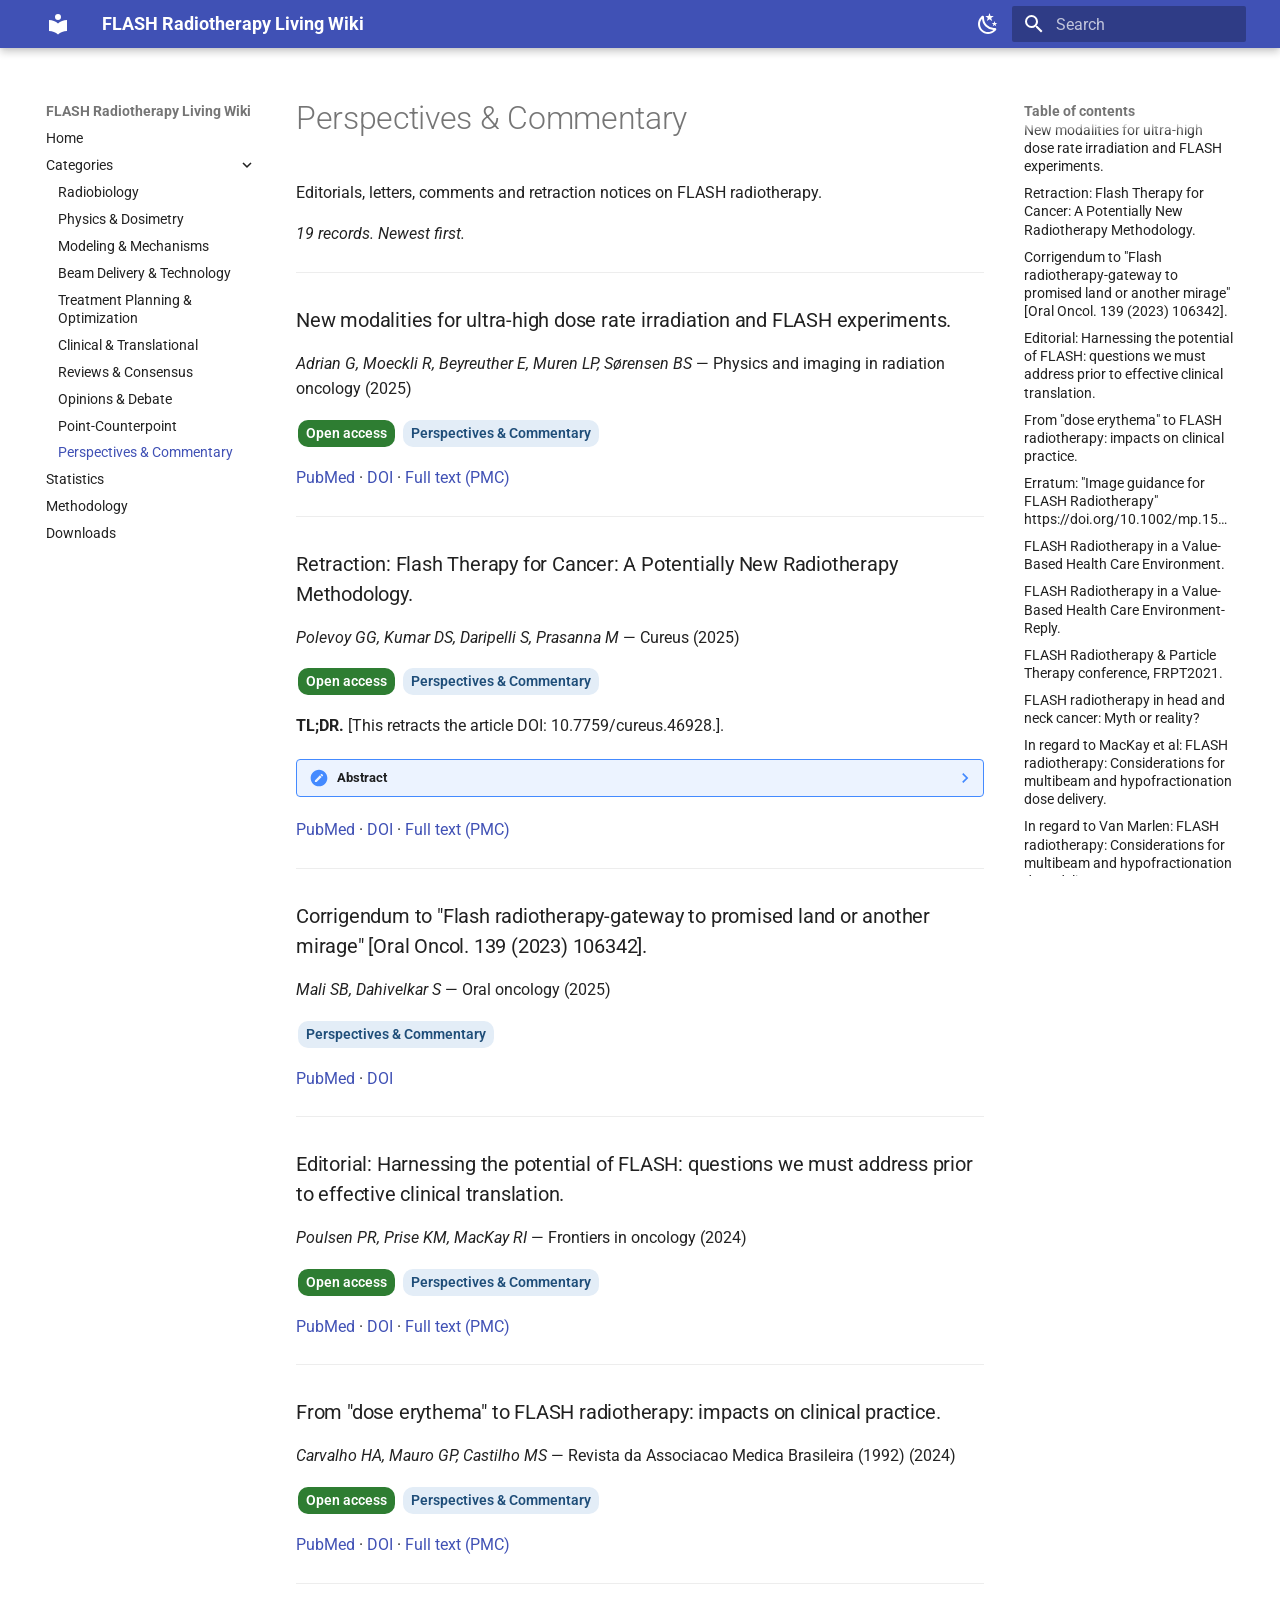
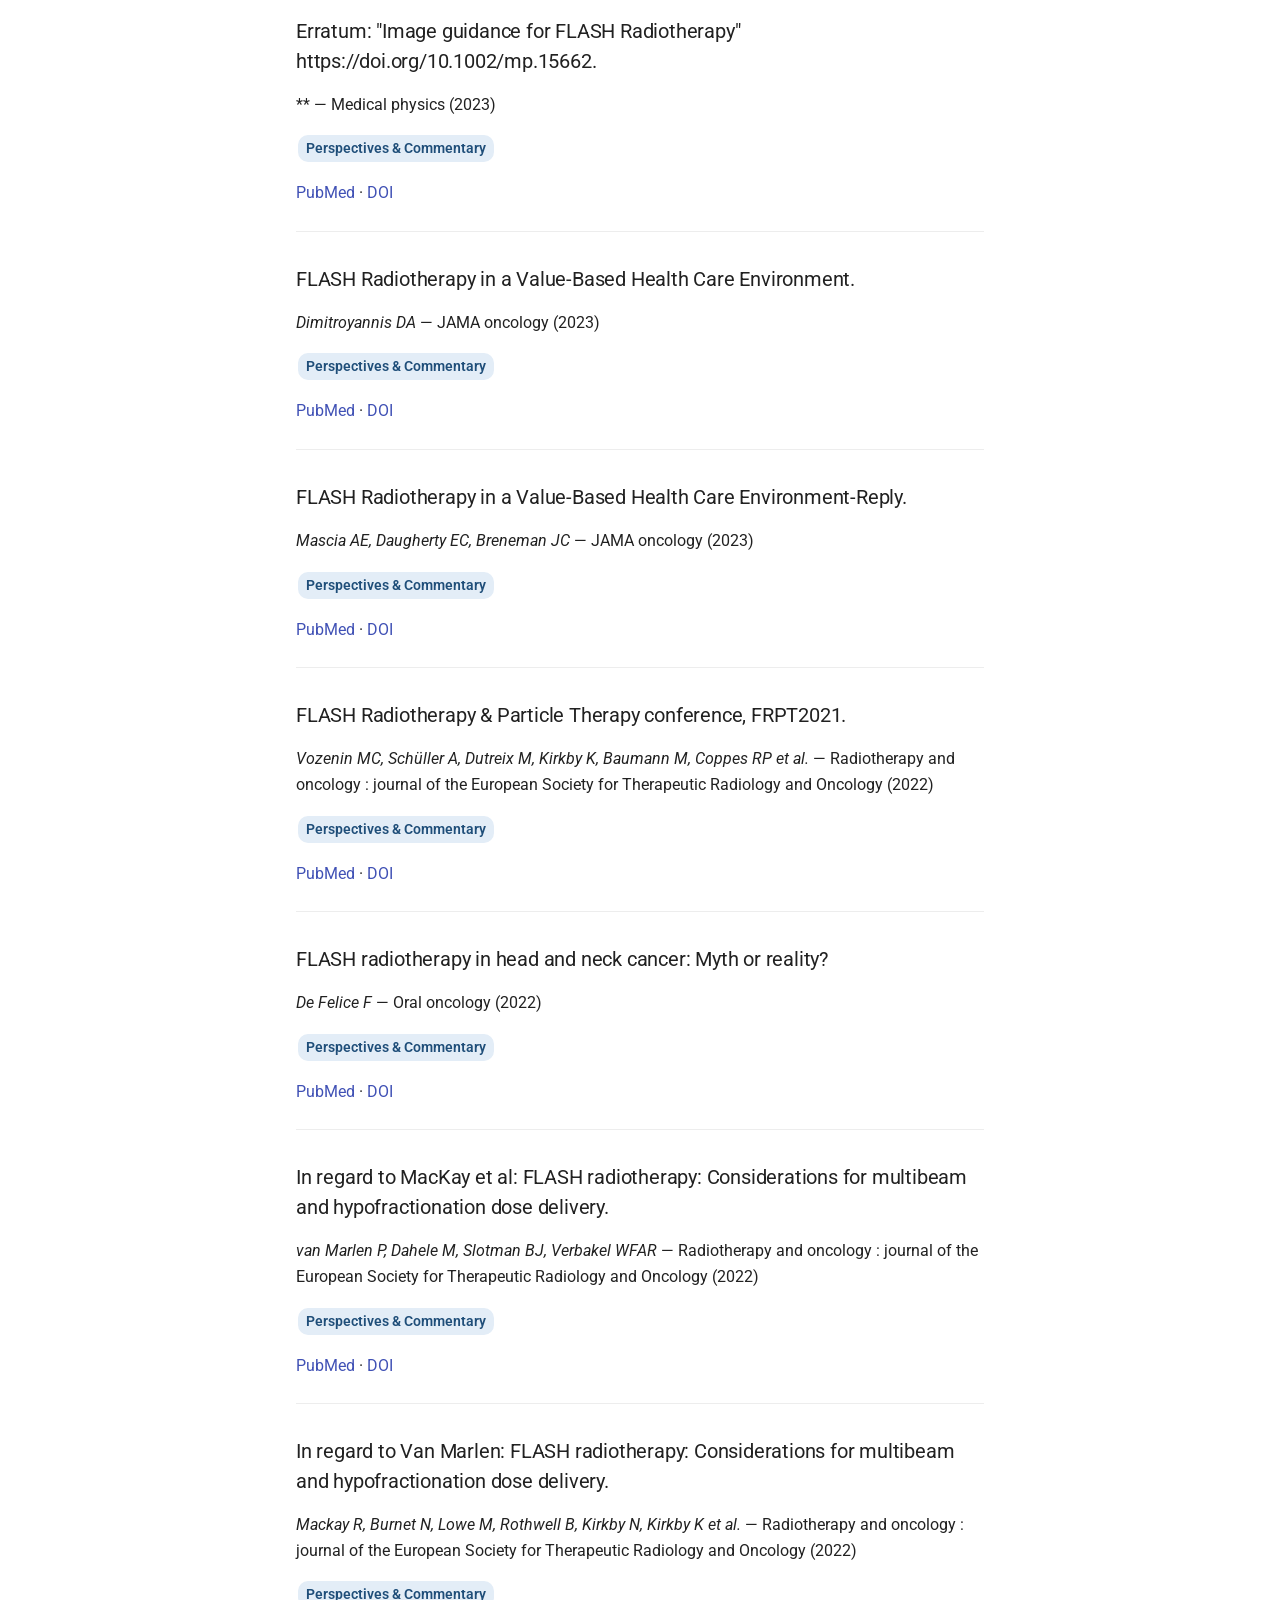
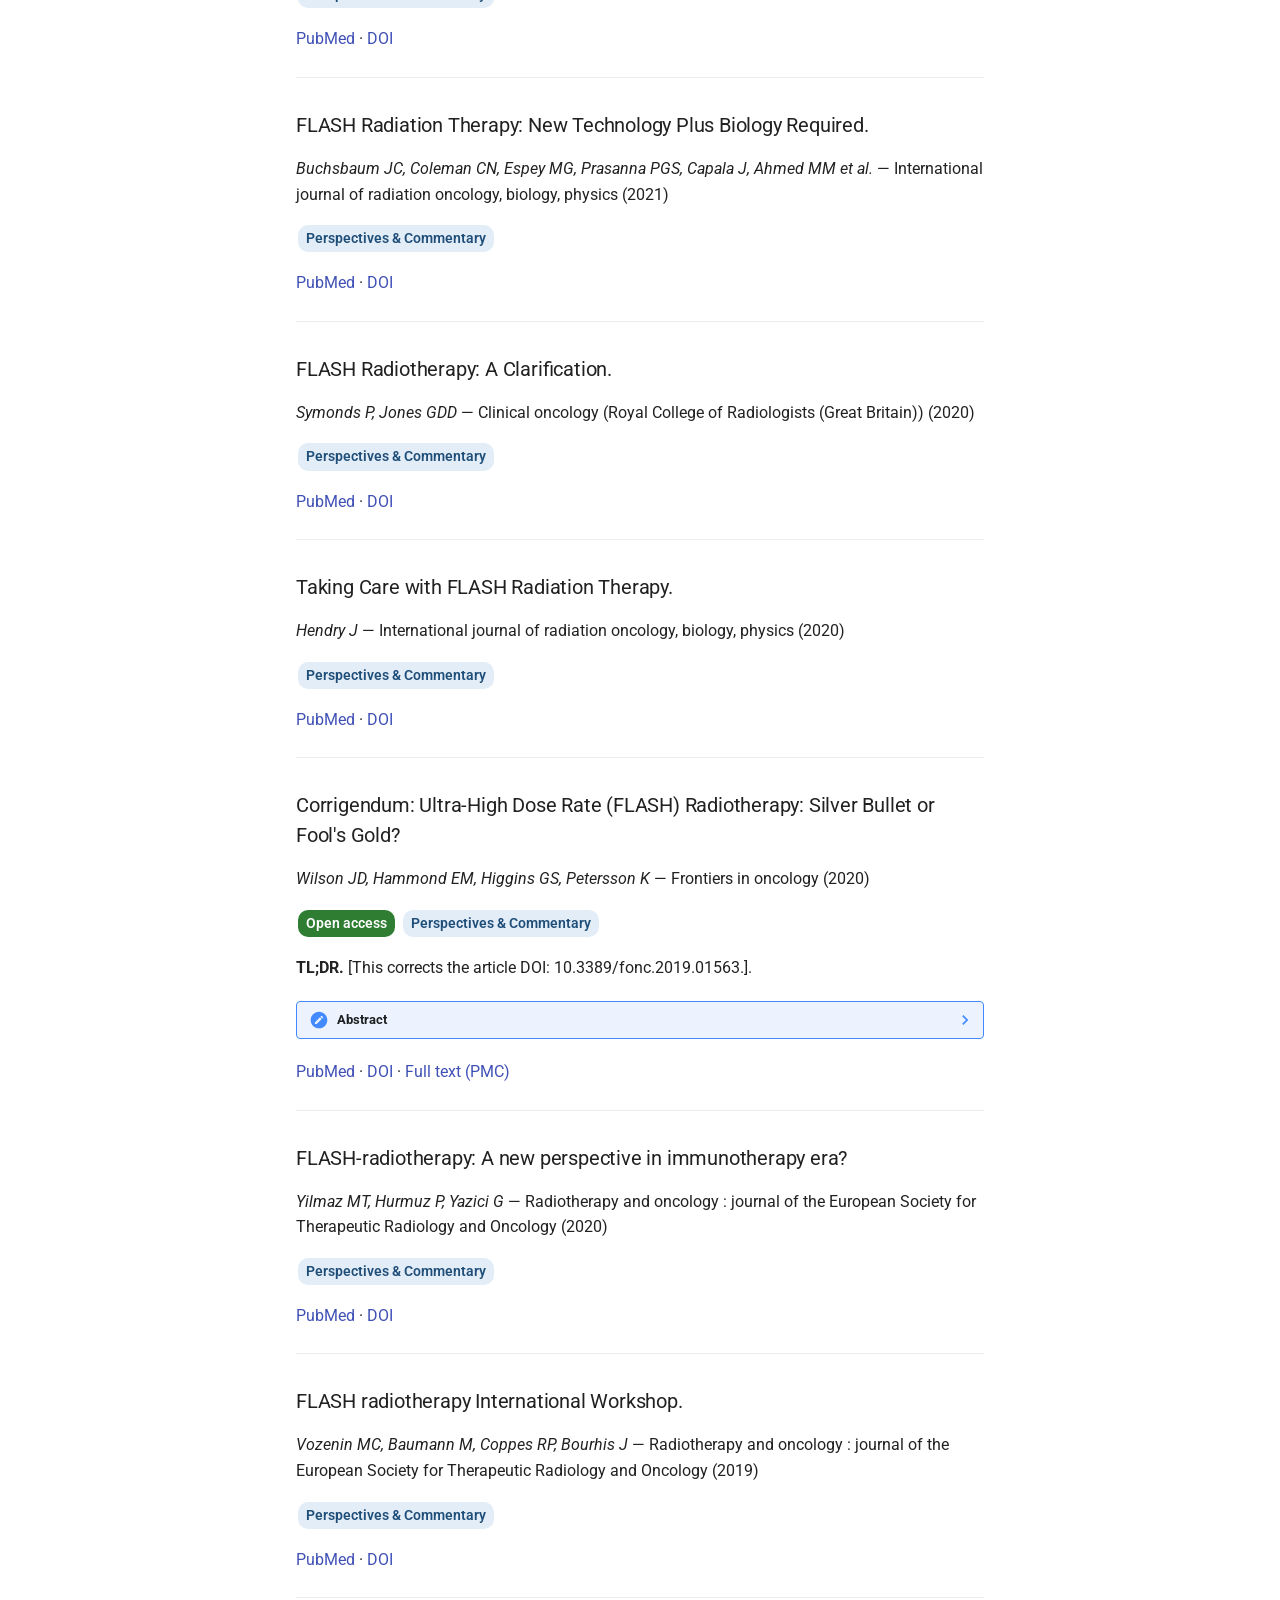
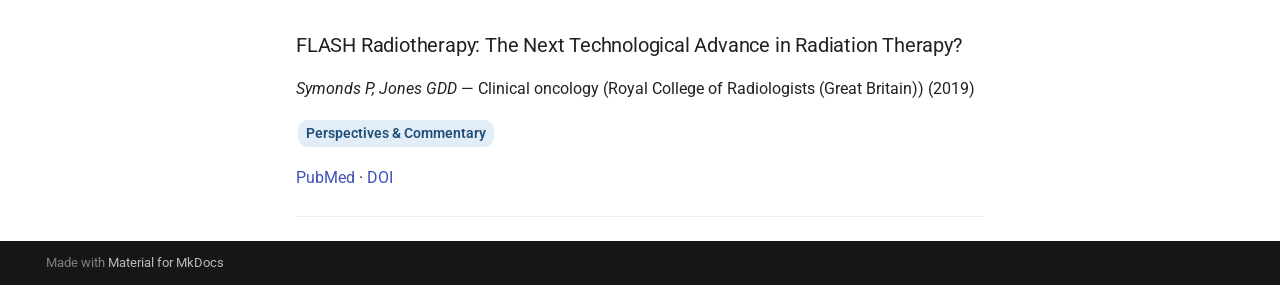
<file: perspectives-commentary.html>
<!doctype html>
<html lang="en" class="no-js">
  <head>
    
      <meta charset="utf-8">
      <meta name="viewport" content="width=device-width,initial-scale=1">
      
        <meta name="description" content="AAPM BESC FLASH Working Group - categorized FLASH-RT literature">
      
      
      
      
        <link rel="prev" href="point-counterpoint.html">
      
      
        <link rel="next" href="statistics.html">
      
      
        
      
      
      <link rel="icon" href="assets/images/favicon.png">
      <meta name="generator" content="mkdocs-1.6.1, mkdocs-material-9.8.0">
    
    
      
        <title>Perspectives & Commentary - FLASH Radiotherapy Living Wiki</title>
      
    
    
      <link rel="stylesheet" href="assets/stylesheets/main.57a0d79d.min.css">
      
        
        <link rel="stylesheet" href="assets/stylesheets/palette.fb2fffe2.min.css">
      
      


    
    
      
    
    
      
        
        
        <link rel="preconnect" href="https://fonts.gstatic.com" crossorigin>
        <link rel="stylesheet" href="https://fonts.googleapis.com/css?family=Roboto:300,300i,400,400i,700,700i%7CRoboto+Mono:400,400i,700,700i&display=fallback">
        <style>:root{--md-text-font:"Roboto";--md-code-font:"Roboto Mono"}</style>
      
    
    
      <link rel="stylesheet" href="stylesheets/extra.css">
    
    <script>__md_scope=new URL(".",location),__md_hash=e=>[...e].reduce(((e,_)=>(e<<5)-e+_.charCodeAt(0)),0),__md_get=(e,_=localStorage,t=__md_scope)=>JSON.parse(_.getItem(t.pathname+"."+e)),__md_set=(e,_,t=localStorage,a=__md_scope)=>{try{t.setItem(a.pathname+"."+e,JSON.stringify(_))}catch(e){}}</script>
    
      

    
    
  </head>
  
  
    
    
      
    
    
    
    
    <body dir="ltr" data-md-color-scheme="default" data-md-color-primary="indigo" data-md-color-accent="indigo">
  
    
    <input class="md-toggle" data-md-toggle="drawer" type="checkbox" id="__drawer" autocomplete="off">
    <input class="md-toggle" data-md-toggle="search" type="checkbox" id="__search" autocomplete="off">
    <label class="md-overlay" for="__drawer"></label>
    <div data-md-component="skip">
      
        
        <a href="#perspectives-commentary" class="md-skip">
          Skip to content
        </a>
      
    </div>
    <div data-md-component="announce">
      
    </div>
    
    
      

  

<header class="md-header md-header--shadow" data-md-component="header">
  <nav class="md-header__inner md-grid" aria-label="Header">
    <a href="index.html" title="FLASH Radiotherapy Living Wiki" class="md-header__button md-logo" aria-label="FLASH Radiotherapy Living Wiki" data-md-component="logo">
      
  
  <svg xmlns="http://www.w3.org/2000/svg" viewBox="0 0 24 24"><path d="M12 8a3 3 0 0 0 3-3 3 3 0 0 0-3-3 3 3 0 0 0-3 3 3 3 0 0 0 3 3m0 3.54C9.64 9.35 6.5 8 3 8v11c3.5 0 6.64 1.35 9 3.54 2.36-2.19 5.5-3.54 9-3.54V8c-3.5 0-6.64 1.35-9 3.54"/></svg>

    </a>
    <label class="md-header__button md-icon" for="__drawer">
      
      <svg xmlns="http://www.w3.org/2000/svg" viewBox="0 0 24 24"><path d="M3 6h18v2H3zm0 5h18v2H3zm0 5h18v2H3z"/></svg>
    </label>
    <div class="md-header__title" data-md-component="header-title">
      <div class="md-header__ellipsis">
        <div class="md-header__topic">
          <span class="md-ellipsis">
            FLASH Radiotherapy Living Wiki
          </span>
        </div>
        <div class="md-header__topic" data-md-component="header-topic">
          <span class="md-ellipsis">
            
              Perspectives & Commentary
            
          </span>
        </div>
      </div>
    </div>
    
      
        <form class="md-header__option" data-md-component="palette">
  
    
    
    
    <input class="md-option" data-md-color-media="" data-md-color-scheme="default" data-md-color-primary="indigo" data-md-color-accent="indigo"  aria-label="Dark mode"  type="radio" name="__palette" id="__palette_0">
    
      <label class="md-header__button md-icon" title="Dark mode" for="__palette_1" hidden>
        <svg xmlns="http://www.w3.org/2000/svg" viewBox="0 0 24 24"><path d="m17.75 4.09-2.53 1.94.91 3.06-2.63-1.81-2.63 1.81.91-3.06-2.53-1.94L12.44 4l1.06-3 1.06 3zm3.5 6.91-1.64 1.25.59 1.98-1.7-1.17-1.7 1.17.59-1.98L15.75 11l2.06-.05L18.5 9l.69 1.95zm-2.28 4.95c.83-.08 1.72 1.1 1.19 1.85-.32.45-.66.87-1.08 1.27C15.17 23 8.84 23 4.94 19.07c-3.91-3.9-3.91-10.24 0-14.14.4-.4.82-.76 1.27-1.08.75-.53 1.93.36 1.85 1.19-.27 2.86.69 5.83 2.89 8.02a9.96 9.96 0 0 0 8.02 2.89m-1.64 2.02a12.08 12.08 0 0 1-7.8-3.47c-2.17-2.19-3.33-5-3.49-7.82-2.81 3.14-2.7 7.96.31 10.98 3.02 3.01 7.84 3.12 10.98.31"/></svg>
      </label>
    
  
    
    
    
    <input class="md-option" data-md-color-media="" data-md-color-scheme="slate" data-md-color-primary="indigo" data-md-color-accent="indigo"  aria-label="Light mode"  type="radio" name="__palette" id="__palette_1">
    
      <label class="md-header__button md-icon" title="Light mode" for="__palette_0" hidden>
        <svg xmlns="http://www.w3.org/2000/svg" viewBox="0 0 24 24"><path d="M12 7a5 5 0 0 1 5 5 5 5 0 0 1-5 5 5 5 0 0 1-5-5 5 5 0 0 1 5-5m0 2a3 3 0 0 0-3 3 3 3 0 0 0 3 3 3 3 0 0 0 3-3 3 3 0 0 0-3-3m0-7 2.39 3.42C13.65 5.15 12.84 5 12 5s-1.65.15-2.39.42zM3.34 7l4.16-.35A7.2 7.2 0 0 0 5.94 8.5c-.44.74-.69 1.5-.83 2.29zm.02 10 1.76-3.77a7.131 7.131 0 0 0 2.38 4.14zM20.65 7l-1.77 3.79a7.02 7.02 0 0 0-2.38-4.15zm-.01 10-4.14.36c.59-.51 1.12-1.14 1.54-1.86.42-.73.69-1.5.83-2.29zM12 22l-2.41-3.44c.74.27 1.55.44 2.41.44.82 0 1.63-.17 2.37-.44z"/></svg>
      </label>
    
  
</form>
      
    
    
      <script>var palette=__md_get("__palette");if(palette&&palette.color){if("(prefers-color-scheme)"===palette.color.media){var media=matchMedia("(prefers-color-scheme: light)"),input=document.querySelector(media.matches?"[data-md-color-media='(prefers-color-scheme: light)']":"[data-md-color-media='(prefers-color-scheme: dark)']");palette.color.media=input.getAttribute("data-md-color-media"),palette.color.scheme=input.getAttribute("data-md-color-scheme"),palette.color.primary=input.getAttribute("data-md-color-primary"),palette.color.accent=input.getAttribute("data-md-color-accent")}for(var[key,value]of Object.entries(palette.color))document.body.setAttribute("data-md-color-"+key,value)}</script>
    
    
    
      
      
        <label class="md-header__button md-icon" for="__search">
          
          <svg xmlns="http://www.w3.org/2000/svg" viewBox="0 0 24 24"><path d="M9.5 3A6.5 6.5 0 0 1 16 9.5c0 1.61-.59 3.09-1.56 4.23l.27.27h.79l5 5-1.5 1.5-5-5v-.79l-.27-.27A6.52 6.52 0 0 1 9.5 16 6.5 6.5 0 0 1 3 9.5 6.5 6.5 0 0 1 9.5 3m0 2C7 5 5 7 5 9.5S7 14 9.5 14 14 12 14 9.5 12 5 9.5 5"/></svg>
        </label>
        <div class="md-search" data-md-component="search" role="dialog">
  <label class="md-search__overlay" for="__search"></label>
  <div class="md-search__inner" role="search">
    <form class="md-search__form" name="search">
      <input type="text" class="md-search__input" name="query" aria-label="Search" placeholder="Search" autocapitalize="off" autocorrect="off" autocomplete="off" spellcheck="false" data-md-component="search-query" required>
      <label class="md-search__icon md-icon" for="__search">
        
        <svg xmlns="http://www.w3.org/2000/svg" viewBox="0 0 24 24"><path d="M9.5 3A6.5 6.5 0 0 1 16 9.5c0 1.61-.59 3.09-1.56 4.23l.27.27h.79l5 5-1.5 1.5-5-5v-.79l-.27-.27A6.52 6.52 0 0 1 9.5 16 6.5 6.5 0 0 1 3 9.5 6.5 6.5 0 0 1 9.5 3m0 2C7 5 5 7 5 9.5S7 14 9.5 14 14 12 14 9.5 12 5 9.5 5"/></svg>
        
        <svg xmlns="http://www.w3.org/2000/svg" viewBox="0 0 24 24"><path d="M20 11v2H8l5.5 5.5-1.42 1.42L4.16 12l7.92-7.92L13.5 5.5 8 11z"/></svg>
      </label>
      <nav class="md-search__options" aria-label="Search">
        
        <button type="reset" class="md-search__icon md-icon" title="Clear" aria-label="Clear" tabindex="-1">
          
          <svg xmlns="http://www.w3.org/2000/svg" viewBox="0 0 24 24"><path d="M19 6.41 17.59 5 12 10.59 6.41 5 5 6.41 10.59 12 5 17.59 6.41 19 12 13.41 17.59 19 19 17.59 13.41 12z"/></svg>
        </button>
      </nav>
      
        <div class="md-search__suggest" data-md-component="search-suggest"></div>
      
    </form>
    <div class="md-search__output">
      <div class="md-search__scrollwrap" tabindex="0" data-md-scrollfix>
        <div class="md-search-result" data-md-component="search-result">
          <div class="md-search-result__meta">
            Initializing search
          </div>
          <ol class="md-search-result__list" role="presentation"></ol>
        </div>
      </div>
    </div>
  </div>
</div>
      
    
    
  </nav>
  
</header>
    
    <div class="md-container" data-md-component="container">
      
      
        
          
        
      
      <main class="md-main" data-md-component="main">
        <div class="md-main__inner md-grid">
          
            
              
              <div class="md-sidebar md-sidebar--primary" data-md-component="sidebar" data-md-type="navigation" >
                <div class="md-sidebar__scrollwrap">
                  <div class="md-sidebar__inner">
                    



<nav class="md-nav md-nav--primary" aria-label="Navigation" data-md-level="0">
  <label class="md-nav__title" for="__drawer">
    <a href="index.html" title="FLASH Radiotherapy Living Wiki" class="md-nav__button md-logo" aria-label="FLASH Radiotherapy Living Wiki" data-md-component="logo">
      
  
  <svg xmlns="http://www.w3.org/2000/svg" viewBox="0 0 24 24"><path d="M12 8a3 3 0 0 0 3-3 3 3 0 0 0-3-3 3 3 0 0 0-3 3 3 3 0 0 0 3 3m0 3.54C9.64 9.35 6.5 8 3 8v11c3.5 0 6.64 1.35 9 3.54 2.36-2.19 5.5-3.54 9-3.54V8c-3.5 0-6.64 1.35-9 3.54"/></svg>

    </a>
    FLASH Radiotherapy Living Wiki
  </label>
  
  <ul class="md-nav__list" data-md-scrollfix>
    
      
      
  
  
  
  
    <li class="md-nav__item">
      <a href="index.html" class="md-nav__link">
        
  
  
  <span class="md-ellipsis">
    
  
    Home
  

    
  </span>
  
  

      </a>
    </li>
  

    
      
      
  
  
    
  
  
  
    
    
    
    
    
    <li class="md-nav__item md-nav__item--active md-nav__item--nested">
      
        
        
        <input class="md-nav__toggle md-toggle " type="checkbox" id="__nav_2" checked>
        
          
          <label class="md-nav__link" for="__nav_2" id="__nav_2_label" tabindex="0">
            
  
  
  <span class="md-ellipsis">
    
  
    Categories
  

    
  </span>
  
  

            <span class="md-nav__icon md-icon"></span>
          </label>
        
        <nav class="md-nav" data-md-level="1" aria-labelledby="__nav_2_label" aria-expanded="true">
          <label class="md-nav__title" for="__nav_2">
            <span class="md-nav__icon md-icon"></span>
            
  
    Categories
  

          </label>
          <ul class="md-nav__list" data-md-scrollfix>
            
              
                
  
  
  
  
    <li class="md-nav__item">
      <a href="radiobiology.html" class="md-nav__link">
        
  
  
  <span class="md-ellipsis">
    
  
    Radiobiology
  

    
  </span>
  
  

      </a>
    </li>
  

              
            
              
                
  
  
  
  
    <li class="md-nav__item">
      <a href="physics-dosimetry.html" class="md-nav__link">
        
  
  
  <span class="md-ellipsis">
    
  
    Physics & Dosimetry
  

    
  </span>
  
  

      </a>
    </li>
  

              
            
              
                
  
  
  
  
    <li class="md-nav__item">
      <a href="modeling-mechanisms.html" class="md-nav__link">
        
  
  
  <span class="md-ellipsis">
    
  
    Modeling & Mechanisms
  

    
  </span>
  
  

      </a>
    </li>
  

              
            
              
                
  
  
  
  
    <li class="md-nav__item">
      <a href="beam-delivery-technology.html" class="md-nav__link">
        
  
  
  <span class="md-ellipsis">
    
  
    Beam Delivery & Technology
  

    
  </span>
  
  

      </a>
    </li>
  

              
            
              
                
  
  
  
  
    <li class="md-nav__item">
      <a href="treatment-planning-optimization.html" class="md-nav__link">
        
  
  
  <span class="md-ellipsis">
    
  
    Treatment Planning & Optimization
  

    
  </span>
  
  

      </a>
    </li>
  

              
            
              
                
  
  
  
  
    <li class="md-nav__item">
      <a href="clinical-translational.html" class="md-nav__link">
        
  
  
  <span class="md-ellipsis">
    
  
    Clinical & Translational
  

    
  </span>
  
  

      </a>
    </li>
  

              
            
              
                
  
  
  
  
    <li class="md-nav__item">
      <a href="reviews-consensus.html" class="md-nav__link">
        
  
  
  <span class="md-ellipsis">
    
  
    Reviews & Consensus
  

    
  </span>
  
  

      </a>
    </li>
  

              
            
              
                
  
  
  
  
    <li class="md-nav__item">
      <a href="opinions-debate.html" class="md-nav__link">
        
  
  
  <span class="md-ellipsis">
    
  
    Opinions & Debate
  

    
  </span>
  
  

      </a>
    </li>
  

              
            
              
                
  
  
  
  
    <li class="md-nav__item">
      <a href="point-counterpoint.html" class="md-nav__link">
        
  
  
  <span class="md-ellipsis">
    
  
    Point-Counterpoint
  

    
  </span>
  
  

      </a>
    </li>
  

              
            
              
                
  
  
    
  
  
  
    <li class="md-nav__item md-nav__item--active">
      
      <input class="md-nav__toggle md-toggle" type="checkbox" id="__toc">
      
      
        
      
      
        <label class="md-nav__link md-nav__link--active" for="__toc">
          
  
  
  <span class="md-ellipsis">
    
  
    Perspectives & Commentary
  

    
  </span>
  
  

          <span class="md-nav__icon md-icon"></span>
        </label>
      
      <a href="perspectives-commentary.html" class="md-nav__link md-nav__link--active">
        
  
  
  <span class="md-ellipsis">
    
  
    Perspectives & Commentary
  

    
  </span>
  
  

      </a>
      
        

<nav class="md-nav md-nav--secondary" aria-label="Table of contents">
  
  
  
    
  
  
    <label class="md-nav__title" for="__toc">
      <span class="md-nav__icon md-icon"></span>
      Table of contents
    </label>
    <ul class="md-nav__list" data-md-component="toc" data-md-scrollfix>
      
        <li class="md-nav__item">
  <a href="#new-modalities-for-ultra-high-dose-rate-irradiation-and-flash-experiments" class="md-nav__link">
    <span class="md-ellipsis">
      
        New modalities for ultra-high dose rate irradiation and FLASH experiments.
      
    </span>
  </a>
  
</li>
      
        <li class="md-nav__item">
  <a href="#retraction-flash-therapy-for-cancer-a-potentially-new-radiotherapy-methodology" class="md-nav__link">
    <span class="md-ellipsis">
      
        Retraction: Flash Therapy for Cancer: A Potentially New Radiotherapy Methodology.
      
    </span>
  </a>
  
</li>
      
        <li class="md-nav__item">
  <a href="#corrigendum-to-flash-radiotherapy-gateway-to-promised-land-or-another-mirage-oral-oncol-139-2023-106342" class="md-nav__link">
    <span class="md-ellipsis">
      
        Corrigendum to &quot;Flash radiotherapy-gateway to promised land or another mirage&quot; [Oral Oncol. 139 (2023) 106342].
      
    </span>
  </a>
  
</li>
      
        <li class="md-nav__item">
  <a href="#editorial-harnessing-the-potential-of-flash-questions-we-must-address-prior-to-effective-clinical-translation" class="md-nav__link">
    <span class="md-ellipsis">
      
        Editorial: Harnessing the potential of FLASH: questions we must address prior to effective clinical translation.
      
    </span>
  </a>
  
</li>
      
        <li class="md-nav__item">
  <a href="#from-dose-erythema-to-flash-radiotherapy-impacts-on-clinical-practice" class="md-nav__link">
    <span class="md-ellipsis">
      
        From &quot;dose erythema&quot; to FLASH radiotherapy: impacts on clinical practice.
      
    </span>
  </a>
  
</li>
      
        <li class="md-nav__item">
  <a href="#erratum-image-guidance-for-flash-radiotherapy-httpsdoiorg101002mp15662" class="md-nav__link">
    <span class="md-ellipsis">
      
        Erratum: &quot;Image guidance for FLASH Radiotherapy&quot; https://doi.org/10.1002/mp.15662.
      
    </span>
  </a>
  
</li>
      
        <li class="md-nav__item">
  <a href="#flash-radiotherapy-in-a-value-based-health-care-environment" class="md-nav__link">
    <span class="md-ellipsis">
      
        FLASH Radiotherapy in a Value-Based Health Care Environment.
      
    </span>
  </a>
  
</li>
      
        <li class="md-nav__item">
  <a href="#flash-radiotherapy-in-a-value-based-health-care-environment-reply" class="md-nav__link">
    <span class="md-ellipsis">
      
        FLASH Radiotherapy in a Value-Based Health Care Environment-Reply.
      
    </span>
  </a>
  
</li>
      
        <li class="md-nav__item">
  <a href="#flash-radiotherapy-particle-therapy-conference-frpt2021" class="md-nav__link">
    <span class="md-ellipsis">
      
        FLASH Radiotherapy &amp; Particle Therapy conference, FRPT2021.
      
    </span>
  </a>
  
</li>
      
        <li class="md-nav__item">
  <a href="#flash-radiotherapy-in-head-and-neck-cancer-myth-or-reality" class="md-nav__link">
    <span class="md-ellipsis">
      
        FLASH radiotherapy in head and neck cancer: Myth or reality?
      
    </span>
  </a>
  
</li>
      
        <li class="md-nav__item">
  <a href="#in-regard-to-mackay-et-al-flash-radiotherapy-considerations-for-multibeam-and-hypofractionation-dose-delivery" class="md-nav__link">
    <span class="md-ellipsis">
      
        In regard to MacKay et al: FLASH radiotherapy: Considerations for multibeam and hypofractionation dose delivery.
      
    </span>
  </a>
  
</li>
      
        <li class="md-nav__item">
  <a href="#in-regard-to-van-marlen-flash-radiotherapy-considerations-for-multibeam-and-hypofractionation-dose-delivery" class="md-nav__link">
    <span class="md-ellipsis">
      
        In regard to Van Marlen: FLASH radiotherapy: Considerations for multibeam and hypofractionation dose delivery.
      
    </span>
  </a>
  
</li>
      
        <li class="md-nav__item">
  <a href="#flash-radiation-therapy-new-technology-plus-biology-required" class="md-nav__link">
    <span class="md-ellipsis">
      
        FLASH Radiation Therapy: New Technology Plus Biology Required.
      
    </span>
  </a>
  
</li>
      
        <li class="md-nav__item">
  <a href="#flash-radiotherapy-a-clarification" class="md-nav__link">
    <span class="md-ellipsis">
      
        FLASH Radiotherapy: A Clarification.
      
    </span>
  </a>
  
</li>
      
        <li class="md-nav__item">
  <a href="#taking-care-with-flash-radiation-therapy" class="md-nav__link">
    <span class="md-ellipsis">
      
        Taking Care with FLASH Radiation Therapy.
      
    </span>
  </a>
  
</li>
      
        <li class="md-nav__item">
  <a href="#corrigendum-ultra-high-dose-rate-flash-radiotherapy-silver-bullet-or-fools-gold" class="md-nav__link">
    <span class="md-ellipsis">
      
        Corrigendum: Ultra-High Dose Rate (FLASH) Radiotherapy: Silver Bullet or Fool&#x27;s Gold?
      
    </span>
  </a>
  
</li>
      
        <li class="md-nav__item">
  <a href="#flash-radiotherapy-a-new-perspective-in-immunotherapy-era" class="md-nav__link">
    <span class="md-ellipsis">
      
        FLASH-radiotherapy: A new perspective in immunotherapy era?
      
    </span>
  </a>
  
</li>
      
        <li class="md-nav__item">
  <a href="#flash-radiotherapy-international-workshop" class="md-nav__link">
    <span class="md-ellipsis">
      
        FLASH radiotherapy International Workshop.
      
    </span>
  </a>
  
</li>
      
        <li class="md-nav__item">
  <a href="#flash-radiotherapy-the-next-technological-advance-in-radiation-therapy" class="md-nav__link">
    <span class="md-ellipsis">
      
        FLASH Radiotherapy: The Next Technological Advance in Radiation Therapy?
      
    </span>
  </a>
  
</li>
      
    </ul>
  
</nav>
      
    </li>
  

              
            
          </ul>
        </nav>
      
    </li>
  

    
      
      
  
  
  
  
    <li class="md-nav__item">
      <a href="statistics.html" class="md-nav__link">
        
  
  
  <span class="md-ellipsis">
    
  
    Statistics
  

    
  </span>
  
  

      </a>
    </li>
  

    
      
      
  
  
  
  
    <li class="md-nav__item">
      <a href="methodology.html" class="md-nav__link">
        
  
  
  <span class="md-ellipsis">
    
  
    Methodology
  

    
  </span>
  
  

      </a>
    </li>
  

    
      
      
  
  
  
  
    <li class="md-nav__item">
      <a href="downloads.html" class="md-nav__link">
        
  
  
  <span class="md-ellipsis">
    
  
    Downloads
  

    
  </span>
  
  

      </a>
    </li>
  

    
  </ul>
</nav>
                  </div>
                </div>
              </div>
            
            
              
              <div class="md-sidebar md-sidebar--secondary" data-md-component="sidebar" data-md-type="toc" >
                <div class="md-sidebar__scrollwrap">
                  <div class="md-sidebar__inner">
                    

<nav class="md-nav md-nav--secondary" aria-label="Table of contents">
  
  
  
    
  
  
    <label class="md-nav__title" for="__toc">
      <span class="md-nav__icon md-icon"></span>
      Table of contents
    </label>
    <ul class="md-nav__list" data-md-component="toc" data-md-scrollfix>
      
        <li class="md-nav__item">
  <a href="#new-modalities-for-ultra-high-dose-rate-irradiation-and-flash-experiments" class="md-nav__link">
    <span class="md-ellipsis">
      
        New modalities for ultra-high dose rate irradiation and FLASH experiments.
      
    </span>
  </a>
  
</li>
      
        <li class="md-nav__item">
  <a href="#retraction-flash-therapy-for-cancer-a-potentially-new-radiotherapy-methodology" class="md-nav__link">
    <span class="md-ellipsis">
      
        Retraction: Flash Therapy for Cancer: A Potentially New Radiotherapy Methodology.
      
    </span>
  </a>
  
</li>
      
        <li class="md-nav__item">
  <a href="#corrigendum-to-flash-radiotherapy-gateway-to-promised-land-or-another-mirage-oral-oncol-139-2023-106342" class="md-nav__link">
    <span class="md-ellipsis">
      
        Corrigendum to &quot;Flash radiotherapy-gateway to promised land or another mirage&quot; [Oral Oncol. 139 (2023) 106342].
      
    </span>
  </a>
  
</li>
      
        <li class="md-nav__item">
  <a href="#editorial-harnessing-the-potential-of-flash-questions-we-must-address-prior-to-effective-clinical-translation" class="md-nav__link">
    <span class="md-ellipsis">
      
        Editorial: Harnessing the potential of FLASH: questions we must address prior to effective clinical translation.
      
    </span>
  </a>
  
</li>
      
        <li class="md-nav__item">
  <a href="#from-dose-erythema-to-flash-radiotherapy-impacts-on-clinical-practice" class="md-nav__link">
    <span class="md-ellipsis">
      
        From &quot;dose erythema&quot; to FLASH radiotherapy: impacts on clinical practice.
      
    </span>
  </a>
  
</li>
      
        <li class="md-nav__item">
  <a href="#erratum-image-guidance-for-flash-radiotherapy-httpsdoiorg101002mp15662" class="md-nav__link">
    <span class="md-ellipsis">
      
        Erratum: &quot;Image guidance for FLASH Radiotherapy&quot; https://doi.org/10.1002/mp.15662.
      
    </span>
  </a>
  
</li>
      
        <li class="md-nav__item">
  <a href="#flash-radiotherapy-in-a-value-based-health-care-environment" class="md-nav__link">
    <span class="md-ellipsis">
      
        FLASH Radiotherapy in a Value-Based Health Care Environment.
      
    </span>
  </a>
  
</li>
      
        <li class="md-nav__item">
  <a href="#flash-radiotherapy-in-a-value-based-health-care-environment-reply" class="md-nav__link">
    <span class="md-ellipsis">
      
        FLASH Radiotherapy in a Value-Based Health Care Environment-Reply.
      
    </span>
  </a>
  
</li>
      
        <li class="md-nav__item">
  <a href="#flash-radiotherapy-particle-therapy-conference-frpt2021" class="md-nav__link">
    <span class="md-ellipsis">
      
        FLASH Radiotherapy &amp; Particle Therapy conference, FRPT2021.
      
    </span>
  </a>
  
</li>
      
        <li class="md-nav__item">
  <a href="#flash-radiotherapy-in-head-and-neck-cancer-myth-or-reality" class="md-nav__link">
    <span class="md-ellipsis">
      
        FLASH radiotherapy in head and neck cancer: Myth or reality?
      
    </span>
  </a>
  
</li>
      
        <li class="md-nav__item">
  <a href="#in-regard-to-mackay-et-al-flash-radiotherapy-considerations-for-multibeam-and-hypofractionation-dose-delivery" class="md-nav__link">
    <span class="md-ellipsis">
      
        In regard to MacKay et al: FLASH radiotherapy: Considerations for multibeam and hypofractionation dose delivery.
      
    </span>
  </a>
  
</li>
      
        <li class="md-nav__item">
  <a href="#in-regard-to-van-marlen-flash-radiotherapy-considerations-for-multibeam-and-hypofractionation-dose-delivery" class="md-nav__link">
    <span class="md-ellipsis">
      
        In regard to Van Marlen: FLASH radiotherapy: Considerations for multibeam and hypofractionation dose delivery.
      
    </span>
  </a>
  
</li>
      
        <li class="md-nav__item">
  <a href="#flash-radiation-therapy-new-technology-plus-biology-required" class="md-nav__link">
    <span class="md-ellipsis">
      
        FLASH Radiation Therapy: New Technology Plus Biology Required.
      
    </span>
  </a>
  
</li>
      
        <li class="md-nav__item">
  <a href="#flash-radiotherapy-a-clarification" class="md-nav__link">
    <span class="md-ellipsis">
      
        FLASH Radiotherapy: A Clarification.
      
    </span>
  </a>
  
</li>
      
        <li class="md-nav__item">
  <a href="#taking-care-with-flash-radiation-therapy" class="md-nav__link">
    <span class="md-ellipsis">
      
        Taking Care with FLASH Radiation Therapy.
      
    </span>
  </a>
  
</li>
      
        <li class="md-nav__item">
  <a href="#corrigendum-ultra-high-dose-rate-flash-radiotherapy-silver-bullet-or-fools-gold" class="md-nav__link">
    <span class="md-ellipsis">
      
        Corrigendum: Ultra-High Dose Rate (FLASH) Radiotherapy: Silver Bullet or Fool&#x27;s Gold?
      
    </span>
  </a>
  
</li>
      
        <li class="md-nav__item">
  <a href="#flash-radiotherapy-a-new-perspective-in-immunotherapy-era" class="md-nav__link">
    <span class="md-ellipsis">
      
        FLASH-radiotherapy: A new perspective in immunotherapy era?
      
    </span>
  </a>
  
</li>
      
        <li class="md-nav__item">
  <a href="#flash-radiotherapy-international-workshop" class="md-nav__link">
    <span class="md-ellipsis">
      
        FLASH radiotherapy International Workshop.
      
    </span>
  </a>
  
</li>
      
        <li class="md-nav__item">
  <a href="#flash-radiotherapy-the-next-technological-advance-in-radiation-therapy" class="md-nav__link">
    <span class="md-ellipsis">
      
        FLASH Radiotherapy: The Next Technological Advance in Radiation Therapy?
      
    </span>
  </a>
  
</li>
      
    </ul>
  
</nav>
                  </div>
                </div>
              </div>
            
          
          
            <div class="md-content" data-md-component="content">
              
              <article class="md-content__inner md-typeset">
                
                  



<h1 id="perspectives-commentary">Perspectives &amp; Commentary</h1>
<p>Editorials, letters, comments and retraction notices on FLASH radiotherapy.</p>
<p><em>19 records. Newest first.</em></p>
<hr />
<h3 id="new-modalities-for-ultra-high-dose-rate-irradiation-and-flash-experiments">New modalities for ultra-high dose rate irradiation and FLASH experiments.</h3>
<p><em>Adrian G, Moeckli R, Beyreuther E, Muren LP, Sørensen BS</em> — Physics and imaging in radiation oncology (2025)  </p>
<p><span class="badge oa">Open access</span> <span class="badge tag">Perspectives &amp; Commentary</span></p>
<p><a href="https://pubmed.ncbi.nlm.nih.gov/41278486/">PubMed</a> · <a href="https://doi.org/10.1016/j.phro.2025.100861">DOI</a> · <a href="https://www.ncbi.nlm.nih.gov/pmc/articles/PMC12639323/">Full text (PMC)</a></p>
<hr />
<h3 id="retraction-flash-therapy-for-cancer-a-potentially-new-radiotherapy-methodology">Retraction: Flash Therapy for Cancer: A Potentially New Radiotherapy Methodology.</h3>
<p><em>Polevoy GG, Kumar DS, Daripelli S, Prasanna M</em> — Cureus (2025)  </p>
<p><span class="badge oa">Open access</span> <span class="badge tag">Perspectives &amp; Commentary</span></p>
<p><strong>TL;DR.</strong> [This retracts the article DOI: 10.7759/cureus.46928.].</p>
<details class="note">
<summary>Abstract</summary>
<p>[This retracts the article DOI: 10.7759/cureus.46928.].</p>
</details>
<p><a href="https://pubmed.ncbi.nlm.nih.gov/41278052/">PubMed</a> · <a href="https://doi.org/10.7759/cureus.r201">DOI</a> · <a href="https://www.ncbi.nlm.nih.gov/pmc/articles/PMC12630383/">Full text (PMC)</a></p>
<hr />
<h3 id="corrigendum-to-flash-radiotherapy-gateway-to-promised-land-or-another-mirage-oral-oncol-139-2023-106342">Corrigendum to &quot;Flash radiotherapy-gateway to promised land or another mirage&quot; [Oral Oncol. 139 (2023) 106342].</h3>
<p><em>Mali SB, Dahivelkar S</em> — Oral oncology (2025)  </p>
<p><span class="badge tag">Perspectives &amp; Commentary</span></p>
<p><a href="https://pubmed.ncbi.nlm.nih.gov/40360330/">PubMed</a> · <a href="https://doi.org/10.1016/j.oraloncology.2025.107354">DOI</a></p>
<hr />
<h3 id="editorial-harnessing-the-potential-of-flash-questions-we-must-address-prior-to-effective-clinical-translation">Editorial: Harnessing the potential of FLASH: questions we must address prior to effective clinical translation.</h3>
<p><em>Poulsen PR, Prise KM, MacKay RI</em> — Frontiers in oncology (2024)  </p>
<p><span class="badge oa">Open access</span> <span class="badge tag">Perspectives &amp; Commentary</span></p>
<p><a href="https://pubmed.ncbi.nlm.nih.gov/39605893/">PubMed</a> · <a href="https://doi.org/10.3389/fonc.2024.1515325">DOI</a> · <a href="https://www.ncbi.nlm.nih.gov/pmc/articles/PMC11599187/">Full text (PMC)</a></p>
<hr />
<h3 id="from-dose-erythema-to-flash-radiotherapy-impacts-on-clinical-practice">From &quot;dose erythema&quot; to FLASH radiotherapy: impacts on clinical practice.</h3>
<p><em>Carvalho HA, Mauro GP, Castilho MS</em> — Revista da Associacao Medica Brasileira (1992) (2024)  </p>
<p><span class="badge oa">Open access</span> <span class="badge tag">Perspectives &amp; Commentary</span></p>
<p><a href="https://pubmed.ncbi.nlm.nih.gov/38865549/">PubMed</a> · <a href="https://doi.org/10.1590/1806-9282.2024S130">DOI</a> · <a href="https://www.ncbi.nlm.nih.gov/pmc/articles/PMC11164280/">Full text (PMC)</a></p>
<hr />
<h3 id="erratum-image-guidance-for-flash-radiotherapy-httpsdoiorg101002mp15662">Erratum: &quot;Image guidance for FLASH Radiotherapy&quot; https://doi.org/10.1002/mp.15662.</h3>
<p>** — Medical physics (2023)  </p>
<p><span class="badge tag">Perspectives &amp; Commentary</span></p>
<p><a href="https://pubmed.ncbi.nlm.nih.gov/37158121/">PubMed</a> · <a href="https://doi.org/10.1002/mp.16152">DOI</a></p>
<hr />
<h3 id="flash-radiotherapy-in-a-value-based-health-care-environment">FLASH Radiotherapy in a Value-Based Health Care Environment.</h3>
<p><em>Dimitroyannis DA</em> — JAMA oncology (2023)  </p>
<p><span class="badge tag">Perspectives &amp; Commentary</span></p>
<p><a href="https://pubmed.ncbi.nlm.nih.gov/36951857/">PubMed</a> · <a href="https://doi.org/10.1001/jamaoncol.2023.0131">DOI</a></p>
<hr />
<h3 id="flash-radiotherapy-in-a-value-based-health-care-environment-reply">FLASH Radiotherapy in a Value-Based Health Care Environment-Reply.</h3>
<p><em>Mascia AE, Daugherty EC, Breneman JC</em> — JAMA oncology (2023)  </p>
<p><span class="badge tag">Perspectives &amp; Commentary</span></p>
<p><a href="https://pubmed.ncbi.nlm.nih.gov/36951830/">PubMed</a> · <a href="https://doi.org/10.1001/jamaoncol.2023.0134">DOI</a></p>
<hr />
<h3 id="flash-radiotherapy-particle-therapy-conference-frpt2021">FLASH Radiotherapy &amp; Particle Therapy conference, FRPT2021.</h3>
<p><em>Vozenin MC, Schüller A, Dutreix M, Kirkby K, Baumann M, Coppes RP et al.</em> — Radiotherapy and oncology : journal of the European Society for Therapeutic Radiology and Oncology (2022)  </p>
<p><span class="badge tag">Perspectives &amp; Commentary</span></p>
<p><a href="https://pubmed.ncbi.nlm.nih.gov/36257769/">PubMed</a> · <a href="https://doi.org/10.1016/j.radonc.2022.09.013">DOI</a></p>
<hr />
<h3 id="flash-radiotherapy-in-head-and-neck-cancer-myth-or-reality">FLASH radiotherapy in head and neck cancer: Myth or reality?</h3>
<p><em>De Felice F</em> — Oral oncology (2022)  </p>
<p><span class="badge tag">Perspectives &amp; Commentary</span></p>
<p><a href="https://pubmed.ncbi.nlm.nih.gov/35667292/">PubMed</a> · <a href="https://doi.org/10.1016/j.oraloncology.2022.105953">DOI</a></p>
<hr />
<h3 id="in-regard-to-mackay-et-al-flash-radiotherapy-considerations-for-multibeam-and-hypofractionation-dose-delivery">In regard to MacKay et al: FLASH radiotherapy: Considerations for multibeam and hypofractionation dose delivery.</h3>
<p><em>van Marlen P, Dahele M, Slotman BJ, Verbakel WFAR</em> — Radiotherapy and oncology : journal of the European Society for Therapeutic Radiology and Oncology (2022)  </p>
<p><span class="badge tag">Perspectives &amp; Commentary</span></p>
<p><a href="https://pubmed.ncbi.nlm.nih.gov/34979215/">PubMed</a> · <a href="https://doi.org/10.1016/j.radonc.2021.12.026">DOI</a></p>
<hr />
<h3 id="in-regard-to-van-marlen-flash-radiotherapy-considerations-for-multibeam-and-hypofractionation-dose-delivery">In regard to Van Marlen: FLASH radiotherapy: Considerations for multibeam and hypofractionation dose delivery.</h3>
<p><em>Mackay R, Burnet N, Lowe M, Rothwell B, Kirkby N, Kirkby K et al.</em> — Radiotherapy and oncology : journal of the European Society for Therapeutic Radiology and Oncology (2022)  </p>
<p><span class="badge tag">Perspectives &amp; Commentary</span></p>
<p><a href="https://pubmed.ncbi.nlm.nih.gov/34979214/">PubMed</a> · <a href="https://doi.org/10.1016/j.radonc.2021.12.025">DOI</a></p>
<hr />
<h3 id="flash-radiation-therapy-new-technology-plus-biology-required">FLASH Radiation Therapy: New Technology Plus Biology Required.</h3>
<p><em>Buchsbaum JC, Coleman CN, Espey MG, Prasanna PGS, Capala J, Ahmed MM et al.</em> — International journal of radiation oncology, biology, physics (2021)  </p>
<p><span class="badge tag">Perspectives &amp; Commentary</span></p>
<p><a href="https://pubmed.ncbi.nlm.nih.gov/33548337/">PubMed</a> · <a href="https://doi.org/10.1016/j.ijrobp.2021.01.053">DOI</a></p>
<hr />
<h3 id="flash-radiotherapy-a-clarification">FLASH Radiotherapy: A Clarification.</h3>
<p><em>Symonds P, Jones GDD</em> — Clinical oncology (Royal College of Radiologists (Great Britain)) (2020)  </p>
<p><span class="badge tag">Perspectives &amp; Commentary</span></p>
<p><a href="https://pubmed.ncbi.nlm.nih.gov/32253105/">PubMed</a> · <a href="https://doi.org/10.1016/j.clon.2020.03.004">DOI</a></p>
<hr />
<h3 id="taking-care-with-flash-radiation-therapy">Taking Care with FLASH Radiation Therapy.</h3>
<p><em>Hendry J</em> — International journal of radiation oncology, biology, physics (2020)  </p>
<p><span class="badge tag">Perspectives &amp; Commentary</span></p>
<p><a href="https://pubmed.ncbi.nlm.nih.gov/32249014/">PubMed</a> · <a href="https://doi.org/10.1016/j.ijrobp.2020.01.029">DOI</a></p>
<hr />
<h3 id="corrigendum-ultra-high-dose-rate-flash-radiotherapy-silver-bullet-or-fools-gold">Corrigendum: Ultra-High Dose Rate (FLASH) Radiotherapy: Silver Bullet or Fool&#x27;s Gold?</h3>
<p><em>Wilson JD, Hammond EM, Higgins GS, Petersson K</em> — Frontiers in oncology (2020)  </p>
<p><span class="badge oa">Open access</span> <span class="badge tag">Perspectives &amp; Commentary</span></p>
<p><strong>TL;DR.</strong> [This corrects the article DOI: 10.3389/fonc.2019.01563.].</p>
<details class="note">
<summary>Abstract</summary>
<p>[This corrects the article DOI: 10.3389/fonc.2019.01563.].</p>
</details>
<p><a href="https://pubmed.ncbi.nlm.nih.gov/32161721/">PubMed</a> · <a href="https://doi.org/10.3389/fonc.2020.00210">DOI</a> · <a href="https://www.ncbi.nlm.nih.gov/pmc/articles/PMC7053480/">Full text (PMC)</a></p>
<hr />
<h3 id="flash-radiotherapy-a-new-perspective-in-immunotherapy-era">FLASH-radiotherapy: A new perspective in immunotherapy era?</h3>
<p><em>Yilmaz MT, Hurmuz P, Yazici G</em> — Radiotherapy and oncology : journal of the European Society for Therapeutic Radiology and Oncology (2020)  </p>
<p><span class="badge tag">Perspectives &amp; Commentary</span></p>
<p><a href="https://pubmed.ncbi.nlm.nih.gov/31962256/">PubMed</a> · <a href="https://doi.org/10.1016/j.radonc.2019.12.015">DOI</a></p>
<hr />
<h3 id="flash-radiotherapy-international-workshop">FLASH radiotherapy International Workshop.</h3>
<p><em>Vozenin MC, Baumann M, Coppes RP, Bourhis J</em> — Radiotherapy and oncology : journal of the European Society for Therapeutic Radiology and Oncology (2019)  </p>
<p><span class="badge tag">Perspectives &amp; Commentary</span></p>
<p><a href="https://pubmed.ncbi.nlm.nih.gov/31445836/">PubMed</a> · <a href="https://doi.org/10.1016/j.radonc.2019.07.020">DOI</a></p>
<hr />
<h3 id="flash-radiotherapy-the-next-technological-advance-in-radiation-therapy">FLASH Radiotherapy: The Next Technological Advance in Radiation Therapy?</h3>
<p><em>Symonds P, Jones GDD</em> — Clinical oncology (Royal College of Radiologists (Great Britain)) (2019)  </p>
<p><span class="badge tag">Perspectives &amp; Commentary</span></p>
<p><a href="https://pubmed.ncbi.nlm.nih.gov/31178010/">PubMed</a> · <a href="https://doi.org/10.1016/j.clon.2019.05.011">DOI</a></p>
<hr />












                
              </article>
            </div>
          
          
<script>var target=document.getElementById(location.hash.slice(1));target&&target.name&&(target.checked=target.name.startsWith("__tabbed_"))</script>
        </div>
        
          <button type="button" class="md-top md-icon" data-md-component="top" hidden>
  
  <svg xmlns="http://www.w3.org/2000/svg" viewBox="0 0 24 24"><path d="M13 20h-2V8l-5.5 5.5-1.42-1.42L12 4.16l7.92 7.92-1.42 1.42L13 8z"/></svg>
  Back to top
</button>
        
      </main>
      
        <footer class="md-footer">
  
  <div class="md-footer-meta md-typeset">
    <div class="md-footer-meta__inner md-grid">
      <div class="md-copyright">
  
  
    Made with
    <a href="https://squidfunk.github.io/mkdocs-material/" target="_blank" rel="noopener">
      Material for MkDocs
    </a>
  
</div>
      
    </div>
  </div>
</footer>
      
    </div>
    <div class="md-dialog" data-md-component="dialog">
      <div class="md-dialog__inner md-typeset"></div>
    </div>
    
    
    
      
      
      <script id="__config" type="application/json">{"annotate": null, "base": ".", "features": ["search.suggest", "search.highlight", "navigation.top", "navigation.tracking", "toc.follow", "content.code.copy"], "search": "assets/javascripts/workers/search.a7633da7.min.js", "tags": null, "translations": {"clipboard.copied": "Copied to clipboard", "clipboard.copy": "Copy to clipboard", "search.result.more.one": "1 more on this page", "search.result.more.other": "# more on this page", "search.result.none": "No matching documents", "search.result.one": "1 matching document", "search.result.other": "# matching documents", "search.result.placeholder": "Type to start searching", "search.result.term.missing": "Missing", "select.version": "Select version"}, "version": null}</script>
    
    
      <script src="assets/javascripts/bundle.c21346df.min.js"></script>
      
    
  </body>
</html>
</file>
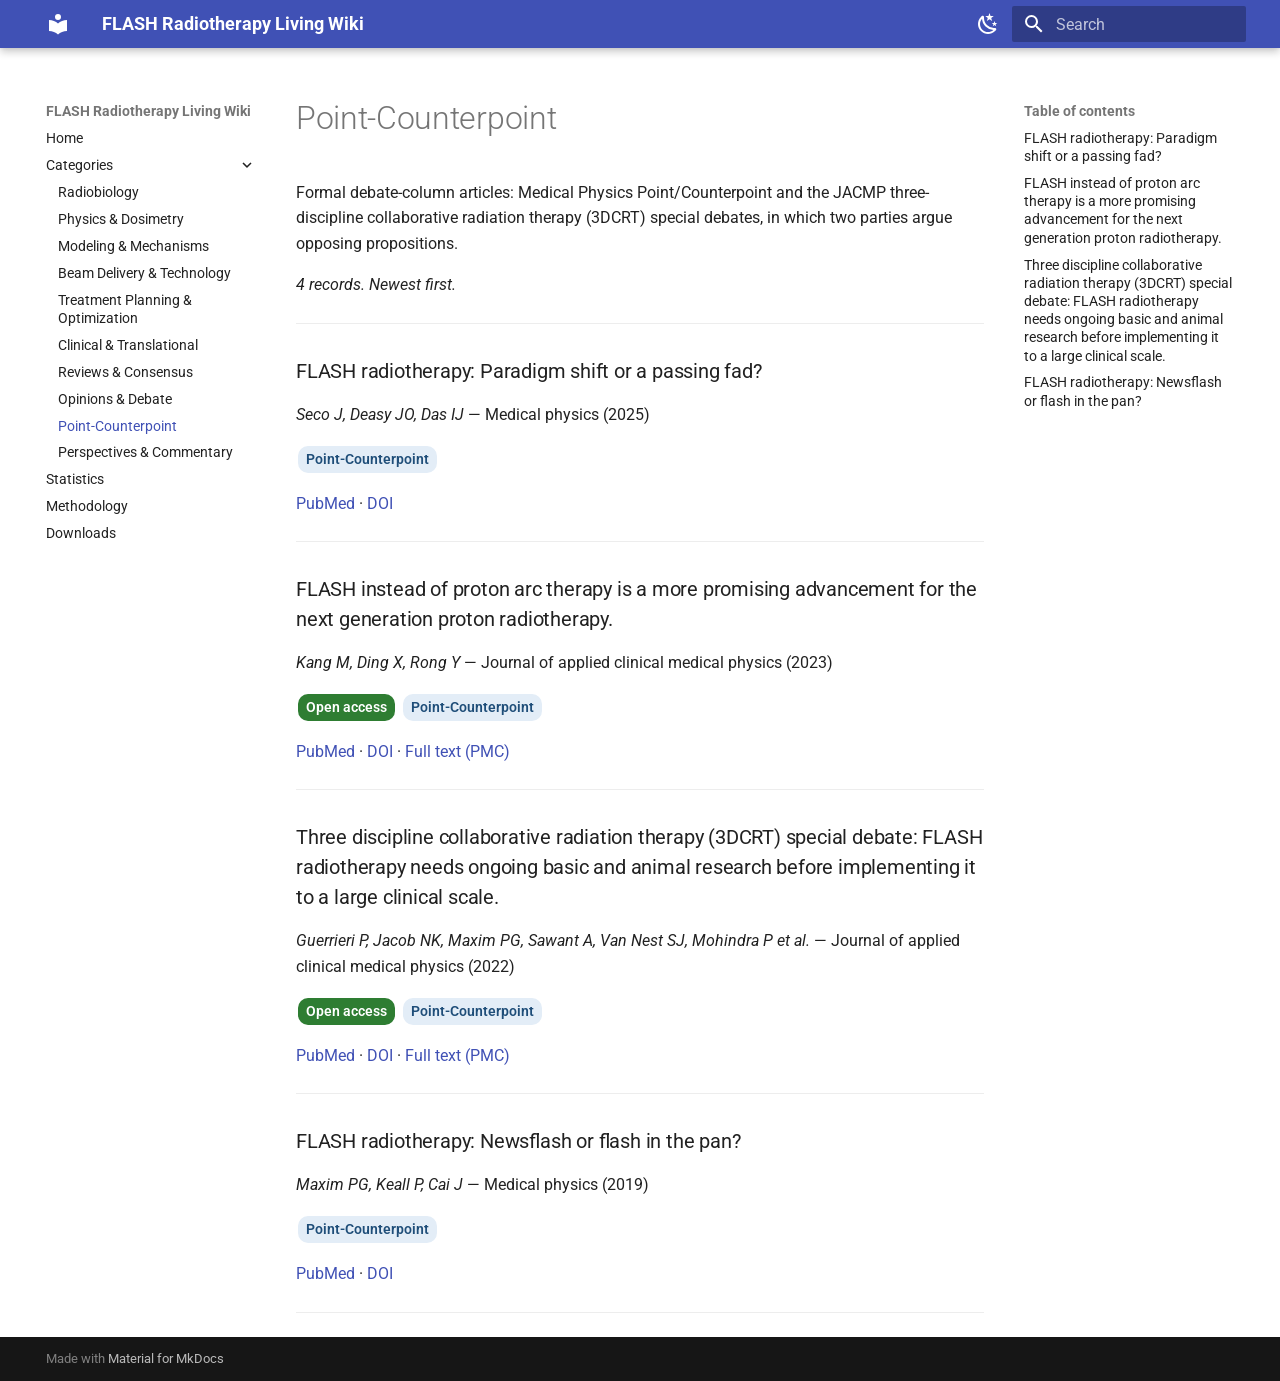
<file: point-counterpoint.html>
<!doctype html>
<html lang="en" class="no-js">
  <head>
    
      <meta charset="utf-8">
      <meta name="viewport" content="width=device-width,initial-scale=1">
      
        <meta name="description" content="AAPM BESC FLASH Working Group - categorized FLASH-RT literature">
      
      
      
      
        <link rel="prev" href="opinions-debate.html">
      
      
        <link rel="next" href="perspectives-commentary.html">
      
      
        
      
      
      <link rel="icon" href="assets/images/favicon.png">
      <meta name="generator" content="mkdocs-1.6.1, mkdocs-material-9.8.0">
    
    
      
        <title>Point-Counterpoint - FLASH Radiotherapy Living Wiki</title>
      
    
    
      <link rel="stylesheet" href="assets/stylesheets/main.57a0d79d.min.css">
      
        
        <link rel="stylesheet" href="assets/stylesheets/palette.fb2fffe2.min.css">
      
      


    
    
      
    
    
      
        
        
        <link rel="preconnect" href="https://fonts.gstatic.com" crossorigin>
        <link rel="stylesheet" href="https://fonts.googleapis.com/css?family=Roboto:300,300i,400,400i,700,700i%7CRoboto+Mono:400,400i,700,700i&display=fallback">
        <style>:root{--md-text-font:"Roboto";--md-code-font:"Roboto Mono"}</style>
      
    
    
      <link rel="stylesheet" href="stylesheets/extra.css">
    
    <script>__md_scope=new URL(".",location),__md_hash=e=>[...e].reduce(((e,_)=>(e<<5)-e+_.charCodeAt(0)),0),__md_get=(e,_=localStorage,t=__md_scope)=>JSON.parse(_.getItem(t.pathname+"."+e)),__md_set=(e,_,t=localStorage,a=__md_scope)=>{try{t.setItem(a.pathname+"."+e,JSON.stringify(_))}catch(e){}}</script>
    
      

    
    
  </head>
  
  
    
    
      
    
    
    
    
    <body dir="ltr" data-md-color-scheme="default" data-md-color-primary="indigo" data-md-color-accent="indigo">
  
    
    <input class="md-toggle" data-md-toggle="drawer" type="checkbox" id="__drawer" autocomplete="off">
    <input class="md-toggle" data-md-toggle="search" type="checkbox" id="__search" autocomplete="off">
    <label class="md-overlay" for="__drawer"></label>
    <div data-md-component="skip">
      
        
        <a href="#point-counterpoint" class="md-skip">
          Skip to content
        </a>
      
    </div>
    <div data-md-component="announce">
      
    </div>
    
    
      

  

<header class="md-header md-header--shadow" data-md-component="header">
  <nav class="md-header__inner md-grid" aria-label="Header">
    <a href="index.html" title="FLASH Radiotherapy Living Wiki" class="md-header__button md-logo" aria-label="FLASH Radiotherapy Living Wiki" data-md-component="logo">
      
  
  <svg xmlns="http://www.w3.org/2000/svg" viewBox="0 0 24 24"><path d="M12 8a3 3 0 0 0 3-3 3 3 0 0 0-3-3 3 3 0 0 0-3 3 3 3 0 0 0 3 3m0 3.54C9.64 9.35 6.5 8 3 8v11c3.5 0 6.64 1.35 9 3.54 2.36-2.19 5.5-3.54 9-3.54V8c-3.5 0-6.64 1.35-9 3.54"/></svg>

    </a>
    <label class="md-header__button md-icon" for="__drawer">
      
      <svg xmlns="http://www.w3.org/2000/svg" viewBox="0 0 24 24"><path d="M3 6h18v2H3zm0 5h18v2H3zm0 5h18v2H3z"/></svg>
    </label>
    <div class="md-header__title" data-md-component="header-title">
      <div class="md-header__ellipsis">
        <div class="md-header__topic">
          <span class="md-ellipsis">
            FLASH Radiotherapy Living Wiki
          </span>
        </div>
        <div class="md-header__topic" data-md-component="header-topic">
          <span class="md-ellipsis">
            
              Point-Counterpoint
            
          </span>
        </div>
      </div>
    </div>
    
      
        <form class="md-header__option" data-md-component="palette">
  
    
    
    
    <input class="md-option" data-md-color-media="" data-md-color-scheme="default" data-md-color-primary="indigo" data-md-color-accent="indigo"  aria-label="Dark mode"  type="radio" name="__palette" id="__palette_0">
    
      <label class="md-header__button md-icon" title="Dark mode" for="__palette_1" hidden>
        <svg xmlns="http://www.w3.org/2000/svg" viewBox="0 0 24 24"><path d="m17.75 4.09-2.53 1.94.91 3.06-2.63-1.81-2.63 1.81.91-3.06-2.53-1.94L12.44 4l1.06-3 1.06 3zm3.5 6.91-1.64 1.25.59 1.98-1.7-1.17-1.7 1.17.59-1.98L15.75 11l2.06-.05L18.5 9l.69 1.95zm-2.28 4.95c.83-.08 1.72 1.1 1.19 1.85-.32.45-.66.87-1.08 1.27C15.17 23 8.84 23 4.94 19.07c-3.91-3.9-3.91-10.24 0-14.14.4-.4.82-.76 1.27-1.08.75-.53 1.93.36 1.85 1.19-.27 2.86.69 5.83 2.89 8.02a9.96 9.96 0 0 0 8.02 2.89m-1.64 2.02a12.08 12.08 0 0 1-7.8-3.47c-2.17-2.19-3.33-5-3.49-7.82-2.81 3.14-2.7 7.96.31 10.98 3.02 3.01 7.84 3.12 10.98.31"/></svg>
      </label>
    
  
    
    
    
    <input class="md-option" data-md-color-media="" data-md-color-scheme="slate" data-md-color-primary="indigo" data-md-color-accent="indigo"  aria-label="Light mode"  type="radio" name="__palette" id="__palette_1">
    
      <label class="md-header__button md-icon" title="Light mode" for="__palette_0" hidden>
        <svg xmlns="http://www.w3.org/2000/svg" viewBox="0 0 24 24"><path d="M12 7a5 5 0 0 1 5 5 5 5 0 0 1-5 5 5 5 0 0 1-5-5 5 5 0 0 1 5-5m0 2a3 3 0 0 0-3 3 3 3 0 0 0 3 3 3 3 0 0 0 3-3 3 3 0 0 0-3-3m0-7 2.39 3.42C13.65 5.15 12.84 5 12 5s-1.65.15-2.39.42zM3.34 7l4.16-.35A7.2 7.2 0 0 0 5.94 8.5c-.44.74-.69 1.5-.83 2.29zm.02 10 1.76-3.77a7.131 7.131 0 0 0 2.38 4.14zM20.65 7l-1.77 3.79a7.02 7.02 0 0 0-2.38-4.15zm-.01 10-4.14.36c.59-.51 1.12-1.14 1.54-1.86.42-.73.69-1.5.83-2.29zM12 22l-2.41-3.44c.74.27 1.55.44 2.41.44.82 0 1.63-.17 2.37-.44z"/></svg>
      </label>
    
  
</form>
      
    
    
      <script>var palette=__md_get("__palette");if(palette&&palette.color){if("(prefers-color-scheme)"===palette.color.media){var media=matchMedia("(prefers-color-scheme: light)"),input=document.querySelector(media.matches?"[data-md-color-media='(prefers-color-scheme: light)']":"[data-md-color-media='(prefers-color-scheme: dark)']");palette.color.media=input.getAttribute("data-md-color-media"),palette.color.scheme=input.getAttribute("data-md-color-scheme"),palette.color.primary=input.getAttribute("data-md-color-primary"),palette.color.accent=input.getAttribute("data-md-color-accent")}for(var[key,value]of Object.entries(palette.color))document.body.setAttribute("data-md-color-"+key,value)}</script>
    
    
    
      
      
        <label class="md-header__button md-icon" for="__search">
          
          <svg xmlns="http://www.w3.org/2000/svg" viewBox="0 0 24 24"><path d="M9.5 3A6.5 6.5 0 0 1 16 9.5c0 1.61-.59 3.09-1.56 4.23l.27.27h.79l5 5-1.5 1.5-5-5v-.79l-.27-.27A6.52 6.52 0 0 1 9.5 16 6.5 6.5 0 0 1 3 9.5 6.5 6.5 0 0 1 9.5 3m0 2C7 5 5 7 5 9.5S7 14 9.5 14 14 12 14 9.5 12 5 9.5 5"/></svg>
        </label>
        <div class="md-search" data-md-component="search" role="dialog">
  <label class="md-search__overlay" for="__search"></label>
  <div class="md-search__inner" role="search">
    <form class="md-search__form" name="search">
      <input type="text" class="md-search__input" name="query" aria-label="Search" placeholder="Search" autocapitalize="off" autocorrect="off" autocomplete="off" spellcheck="false" data-md-component="search-query" required>
      <label class="md-search__icon md-icon" for="__search">
        
        <svg xmlns="http://www.w3.org/2000/svg" viewBox="0 0 24 24"><path d="M9.5 3A6.5 6.5 0 0 1 16 9.5c0 1.61-.59 3.09-1.56 4.23l.27.27h.79l5 5-1.5 1.5-5-5v-.79l-.27-.27A6.52 6.52 0 0 1 9.5 16 6.5 6.5 0 0 1 3 9.5 6.5 6.5 0 0 1 9.5 3m0 2C7 5 5 7 5 9.5S7 14 9.5 14 14 12 14 9.5 12 5 9.5 5"/></svg>
        
        <svg xmlns="http://www.w3.org/2000/svg" viewBox="0 0 24 24"><path d="M20 11v2H8l5.5 5.5-1.42 1.42L4.16 12l7.92-7.92L13.5 5.5 8 11z"/></svg>
      </label>
      <nav class="md-search__options" aria-label="Search">
        
        <button type="reset" class="md-search__icon md-icon" title="Clear" aria-label="Clear" tabindex="-1">
          
          <svg xmlns="http://www.w3.org/2000/svg" viewBox="0 0 24 24"><path d="M19 6.41 17.59 5 12 10.59 6.41 5 5 6.41 10.59 12 5 17.59 6.41 19 12 13.41 17.59 19 19 17.59 13.41 12z"/></svg>
        </button>
      </nav>
      
        <div class="md-search__suggest" data-md-component="search-suggest"></div>
      
    </form>
    <div class="md-search__output">
      <div class="md-search__scrollwrap" tabindex="0" data-md-scrollfix>
        <div class="md-search-result" data-md-component="search-result">
          <div class="md-search-result__meta">
            Initializing search
          </div>
          <ol class="md-search-result__list" role="presentation"></ol>
        </div>
      </div>
    </div>
  </div>
</div>
      
    
    
  </nav>
  
</header>
    
    <div class="md-container" data-md-component="container">
      
      
        
          
        
      
      <main class="md-main" data-md-component="main">
        <div class="md-main__inner md-grid">
          
            
              
              <div class="md-sidebar md-sidebar--primary" data-md-component="sidebar" data-md-type="navigation" >
                <div class="md-sidebar__scrollwrap">
                  <div class="md-sidebar__inner">
                    



<nav class="md-nav md-nav--primary" aria-label="Navigation" data-md-level="0">
  <label class="md-nav__title" for="__drawer">
    <a href="index.html" title="FLASH Radiotherapy Living Wiki" class="md-nav__button md-logo" aria-label="FLASH Radiotherapy Living Wiki" data-md-component="logo">
      
  
  <svg xmlns="http://www.w3.org/2000/svg" viewBox="0 0 24 24"><path d="M12 8a3 3 0 0 0 3-3 3 3 0 0 0-3-3 3 3 0 0 0-3 3 3 3 0 0 0 3 3m0 3.54C9.64 9.35 6.5 8 3 8v11c3.5 0 6.64 1.35 9 3.54 2.36-2.19 5.5-3.54 9-3.54V8c-3.5 0-6.64 1.35-9 3.54"/></svg>

    </a>
    FLASH Radiotherapy Living Wiki
  </label>
  
  <ul class="md-nav__list" data-md-scrollfix>
    
      
      
  
  
  
  
    <li class="md-nav__item">
      <a href="index.html" class="md-nav__link">
        
  
  
  <span class="md-ellipsis">
    
  
    Home
  

    
  </span>
  
  

      </a>
    </li>
  

    
      
      
  
  
    
  
  
  
    
    
    
    
    
    <li class="md-nav__item md-nav__item--active md-nav__item--nested">
      
        
        
        <input class="md-nav__toggle md-toggle " type="checkbox" id="__nav_2" checked>
        
          
          <label class="md-nav__link" for="__nav_2" id="__nav_2_label" tabindex="0">
            
  
  
  <span class="md-ellipsis">
    
  
    Categories
  

    
  </span>
  
  

            <span class="md-nav__icon md-icon"></span>
          </label>
        
        <nav class="md-nav" data-md-level="1" aria-labelledby="__nav_2_label" aria-expanded="true">
          <label class="md-nav__title" for="__nav_2">
            <span class="md-nav__icon md-icon"></span>
            
  
    Categories
  

          </label>
          <ul class="md-nav__list" data-md-scrollfix>
            
              
                
  
  
  
  
    <li class="md-nav__item">
      <a href="radiobiology.html" class="md-nav__link">
        
  
  
  <span class="md-ellipsis">
    
  
    Radiobiology
  

    
  </span>
  
  

      </a>
    </li>
  

              
            
              
                
  
  
  
  
    <li class="md-nav__item">
      <a href="physics-dosimetry.html" class="md-nav__link">
        
  
  
  <span class="md-ellipsis">
    
  
    Physics & Dosimetry
  

    
  </span>
  
  

      </a>
    </li>
  

              
            
              
                
  
  
  
  
    <li class="md-nav__item">
      <a href="modeling-mechanisms.html" class="md-nav__link">
        
  
  
  <span class="md-ellipsis">
    
  
    Modeling & Mechanisms
  

    
  </span>
  
  

      </a>
    </li>
  

              
            
              
                
  
  
  
  
    <li class="md-nav__item">
      <a href="beam-delivery-technology.html" class="md-nav__link">
        
  
  
  <span class="md-ellipsis">
    
  
    Beam Delivery & Technology
  

    
  </span>
  
  

      </a>
    </li>
  

              
            
              
                
  
  
  
  
    <li class="md-nav__item">
      <a href="treatment-planning-optimization.html" class="md-nav__link">
        
  
  
  <span class="md-ellipsis">
    
  
    Treatment Planning & Optimization
  

    
  </span>
  
  

      </a>
    </li>
  

              
            
              
                
  
  
  
  
    <li class="md-nav__item">
      <a href="clinical-translational.html" class="md-nav__link">
        
  
  
  <span class="md-ellipsis">
    
  
    Clinical & Translational
  

    
  </span>
  
  

      </a>
    </li>
  

              
            
              
                
  
  
  
  
    <li class="md-nav__item">
      <a href="reviews-consensus.html" class="md-nav__link">
        
  
  
  <span class="md-ellipsis">
    
  
    Reviews & Consensus
  

    
  </span>
  
  

      </a>
    </li>
  

              
            
              
                
  
  
  
  
    <li class="md-nav__item">
      <a href="opinions-debate.html" class="md-nav__link">
        
  
  
  <span class="md-ellipsis">
    
  
    Opinions & Debate
  

    
  </span>
  
  

      </a>
    </li>
  

              
            
              
                
  
  
    
  
  
  
    <li class="md-nav__item md-nav__item--active">
      
      <input class="md-nav__toggle md-toggle" type="checkbox" id="__toc">
      
      
        
      
      
        <label class="md-nav__link md-nav__link--active" for="__toc">
          
  
  
  <span class="md-ellipsis">
    
  
    Point-Counterpoint
  

    
  </span>
  
  

          <span class="md-nav__icon md-icon"></span>
        </label>
      
      <a href="point-counterpoint.html" class="md-nav__link md-nav__link--active">
        
  
  
  <span class="md-ellipsis">
    
  
    Point-Counterpoint
  

    
  </span>
  
  

      </a>
      
        

<nav class="md-nav md-nav--secondary" aria-label="Table of contents">
  
  
  
    
  
  
    <label class="md-nav__title" for="__toc">
      <span class="md-nav__icon md-icon"></span>
      Table of contents
    </label>
    <ul class="md-nav__list" data-md-component="toc" data-md-scrollfix>
      
        <li class="md-nav__item">
  <a href="#flash-radiotherapy-paradigm-shift-or-a-passing-fad" class="md-nav__link">
    <span class="md-ellipsis">
      
        FLASH radiotherapy: Paradigm shift or a passing fad?
      
    </span>
  </a>
  
</li>
      
        <li class="md-nav__item">
  <a href="#flash-instead-of-proton-arc-therapy-is-a-more-promising-advancement-for-the-next-generation-proton-radiotherapy" class="md-nav__link">
    <span class="md-ellipsis">
      
        FLASH instead of proton arc therapy is a more promising advancement for the next generation proton radiotherapy.
      
    </span>
  </a>
  
</li>
      
        <li class="md-nav__item">
  <a href="#three-discipline-collaborative-radiation-therapy-3dcrt-special-debate-flash-radiotherapy-needs-ongoing-basic-and-animal-research-before-implementing-it-to-a-large-clinical-scale" class="md-nav__link">
    <span class="md-ellipsis">
      
        Three discipline collaborative radiation therapy (3DCRT) special debate: FLASH radiotherapy needs ongoing basic and animal research before implementing it to a large clinical scale.
      
    </span>
  </a>
  
</li>
      
        <li class="md-nav__item">
  <a href="#flash-radiotherapy-newsflash-or-flash-in-the-pan" class="md-nav__link">
    <span class="md-ellipsis">
      
        FLASH radiotherapy: Newsflash or flash in the pan?
      
    </span>
  </a>
  
</li>
      
    </ul>
  
</nav>
      
    </li>
  

              
            
              
                
  
  
  
  
    <li class="md-nav__item">
      <a href="perspectives-commentary.html" class="md-nav__link">
        
  
  
  <span class="md-ellipsis">
    
  
    Perspectives & Commentary
  

    
  </span>
  
  

      </a>
    </li>
  

              
            
          </ul>
        </nav>
      
    </li>
  

    
      
      
  
  
  
  
    <li class="md-nav__item">
      <a href="statistics.html" class="md-nav__link">
        
  
  
  <span class="md-ellipsis">
    
  
    Statistics
  

    
  </span>
  
  

      </a>
    </li>
  

    
      
      
  
  
  
  
    <li class="md-nav__item">
      <a href="methodology.html" class="md-nav__link">
        
  
  
  <span class="md-ellipsis">
    
  
    Methodology
  

    
  </span>
  
  

      </a>
    </li>
  

    
      
      
  
  
  
  
    <li class="md-nav__item">
      <a href="downloads.html" class="md-nav__link">
        
  
  
  <span class="md-ellipsis">
    
  
    Downloads
  

    
  </span>
  
  

      </a>
    </li>
  

    
  </ul>
</nav>
                  </div>
                </div>
              </div>
            
            
              
              <div class="md-sidebar md-sidebar--secondary" data-md-component="sidebar" data-md-type="toc" >
                <div class="md-sidebar__scrollwrap">
                  <div class="md-sidebar__inner">
                    

<nav class="md-nav md-nav--secondary" aria-label="Table of contents">
  
  
  
    
  
  
    <label class="md-nav__title" for="__toc">
      <span class="md-nav__icon md-icon"></span>
      Table of contents
    </label>
    <ul class="md-nav__list" data-md-component="toc" data-md-scrollfix>
      
        <li class="md-nav__item">
  <a href="#flash-radiotherapy-paradigm-shift-or-a-passing-fad" class="md-nav__link">
    <span class="md-ellipsis">
      
        FLASH radiotherapy: Paradigm shift or a passing fad?
      
    </span>
  </a>
  
</li>
      
        <li class="md-nav__item">
  <a href="#flash-instead-of-proton-arc-therapy-is-a-more-promising-advancement-for-the-next-generation-proton-radiotherapy" class="md-nav__link">
    <span class="md-ellipsis">
      
        FLASH instead of proton arc therapy is a more promising advancement for the next generation proton radiotherapy.
      
    </span>
  </a>
  
</li>
      
        <li class="md-nav__item">
  <a href="#three-discipline-collaborative-radiation-therapy-3dcrt-special-debate-flash-radiotherapy-needs-ongoing-basic-and-animal-research-before-implementing-it-to-a-large-clinical-scale" class="md-nav__link">
    <span class="md-ellipsis">
      
        Three discipline collaborative radiation therapy (3DCRT) special debate: FLASH radiotherapy needs ongoing basic and animal research before implementing it to a large clinical scale.
      
    </span>
  </a>
  
</li>
      
        <li class="md-nav__item">
  <a href="#flash-radiotherapy-newsflash-or-flash-in-the-pan" class="md-nav__link">
    <span class="md-ellipsis">
      
        FLASH radiotherapy: Newsflash or flash in the pan?
      
    </span>
  </a>
  
</li>
      
    </ul>
  
</nav>
                  </div>
                </div>
              </div>
            
          
          
            <div class="md-content" data-md-component="content">
              
              <article class="md-content__inner md-typeset">
                
                  



<h1 id="point-counterpoint">Point-Counterpoint</h1>
<p>Formal debate-column articles: Medical Physics Point/Counterpoint and the JACMP three-discipline collaborative radiation therapy (3DCRT) special debates, in which two parties argue opposing propositions.</p>
<p><em>4 records. Newest first.</em></p>
<hr />
<h3 id="flash-radiotherapy-paradigm-shift-or-a-passing-fad">FLASH radiotherapy: Paradigm shift or a passing fad?</h3>
<p><em>Seco J, Deasy JO, Das IJ</em> — Medical physics (2025)  </p>
<p><span class="badge tag">Point-Counterpoint</span></p>
<p><a href="https://pubmed.ncbi.nlm.nih.gov/40184041/">PubMed</a> · <a href="https://doi.org/10.1002/mp.17807">DOI</a></p>
<hr />
<h3 id="flash-instead-of-proton-arc-therapy-is-a-more-promising-advancement-for-the-next-generation-proton-radiotherapy">FLASH instead of proton arc therapy is a more promising advancement for the next generation proton radiotherapy.</h3>
<p><em>Kang M, Ding X, Rong Y</em> — Journal of applied clinical medical physics (2023)  </p>
<p><span class="badge oa">Open access</span> <span class="badge tag">Point-Counterpoint</span></p>
<p><a href="https://pubmed.ncbi.nlm.nih.gov/37431574/">PubMed</a> · <a href="https://doi.org/10.1002/acm2.14091">DOI</a> · <a href="https://www.ncbi.nlm.nih.gov/pmc/articles/PMC10402688/">Full text (PMC)</a></p>
<hr />
<h3 id="three-discipline-collaborative-radiation-therapy-3dcrt-special-debate-flash-radiotherapy-needs-ongoing-basic-and-animal-research-before-implementing-it-to-a-large-clinical-scale">Three discipline collaborative radiation therapy (3DCRT) special debate: FLASH radiotherapy needs ongoing basic and animal research before implementing it to a large clinical scale.</h3>
<p><em>Guerrieri P, Jacob NK, Maxim PG, Sawant A, Van Nest SJ, Mohindra P et al.</em> — Journal of applied clinical medical physics (2022)  </p>
<p><span class="badge oa">Open access</span> <span class="badge tag">Point-Counterpoint</span></p>
<p><a href="https://pubmed.ncbi.nlm.nih.gov/35104025/">PubMed</a> · <a href="https://doi.org/10.1002/acm2.13547">DOI</a> · <a href="https://www.ncbi.nlm.nih.gov/pmc/articles/PMC8992943/">Full text (PMC)</a></p>
<hr />
<h3 id="flash-radiotherapy-newsflash-or-flash-in-the-pan">FLASH radiotherapy: Newsflash or flash in the pan?</h3>
<p><em>Maxim PG, Keall P, Cai J</em> — Medical physics (2019)  </p>
<p><span class="badge tag">Point-Counterpoint</span></p>
<p><a href="https://pubmed.ncbi.nlm.nih.gov/31246281/">PubMed</a> · <a href="https://doi.org/10.1002/mp.13685">DOI</a></p>
<hr />












                
              </article>
            </div>
          
          
<script>var target=document.getElementById(location.hash.slice(1));target&&target.name&&(target.checked=target.name.startsWith("__tabbed_"))</script>
        </div>
        
          <button type="button" class="md-top md-icon" data-md-component="top" hidden>
  
  <svg xmlns="http://www.w3.org/2000/svg" viewBox="0 0 24 24"><path d="M13 20h-2V8l-5.5 5.5-1.42-1.42L12 4.16l7.92 7.92-1.42 1.42L13 8z"/></svg>
  Back to top
</button>
        
      </main>
      
        <footer class="md-footer">
  
  <div class="md-footer-meta md-typeset">
    <div class="md-footer-meta__inner md-grid">
      <div class="md-copyright">
  
  
    Made with
    <a href="https://squidfunk.github.io/mkdocs-material/" target="_blank" rel="noopener">
      Material for MkDocs
    </a>
  
</div>
      
    </div>
  </div>
</footer>
      
    </div>
    <div class="md-dialog" data-md-component="dialog">
      <div class="md-dialog__inner md-typeset"></div>
    </div>
    
    
    
      
      
      <script id="__config" type="application/json">{"annotate": null, "base": ".", "features": ["search.suggest", "search.highlight", "navigation.top", "navigation.tracking", "toc.follow", "content.code.copy"], "search": "assets/javascripts/workers/search.a7633da7.min.js", "tags": null, "translations": {"clipboard.copied": "Copied to clipboard", "clipboard.copy": "Copy to clipboard", "search.result.more.one": "1 more on this page", "search.result.more.other": "# more on this page", "search.result.none": "No matching documents", "search.result.one": "1 matching document", "search.result.other": "# matching documents", "search.result.placeholder": "Type to start searching", "search.result.term.missing": "Missing", "select.version": "Select version"}, "version": null}</script>
    
    
      <script src="assets/javascripts/bundle.c21346df.min.js"></script>
      
    
  </body>
</html>
</file>
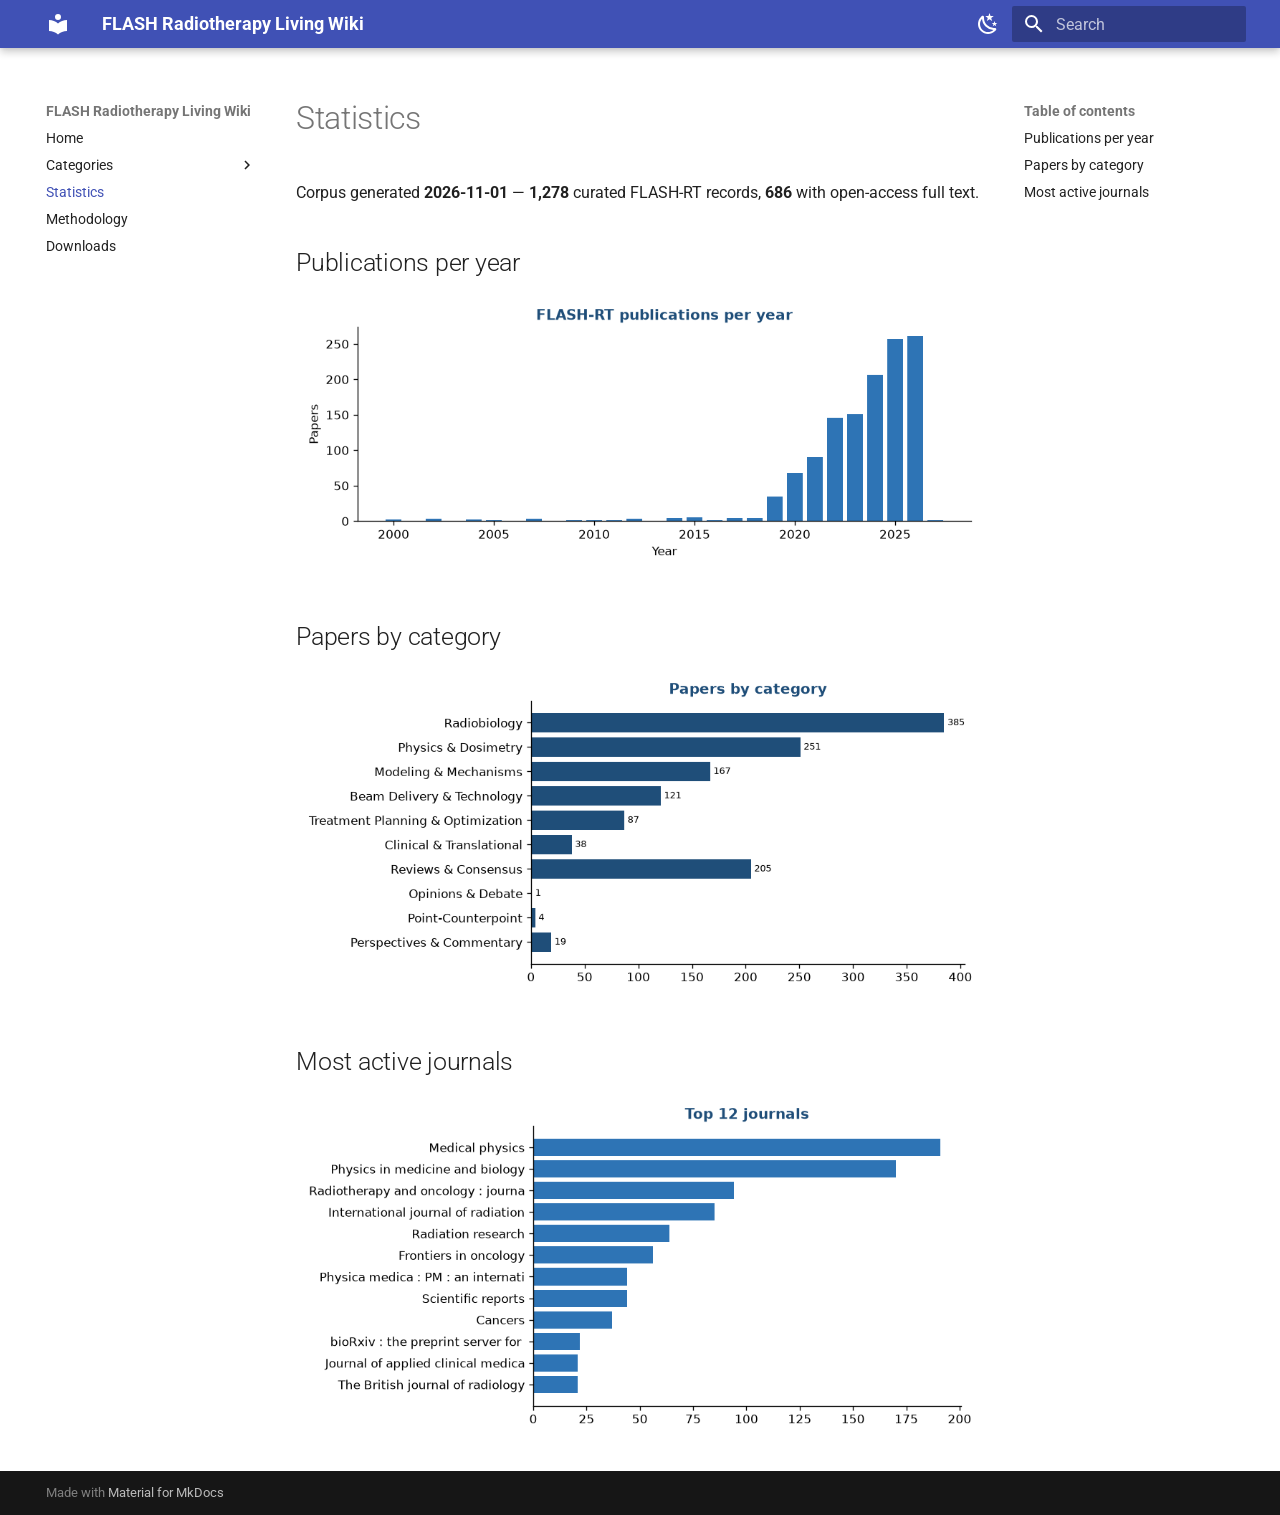
<file: statistics.html>
<!doctype html>
<html lang="en" class="no-js">
  <head>
    
      <meta charset="utf-8">
      <meta name="viewport" content="width=device-width,initial-scale=1">
      
        <meta name="description" content="AAPM BESC FLASH Working Group - categorized FLASH-RT literature">
      
      
      
      
        <link rel="prev" href="perspectives-commentary.html">
      
      
        <link rel="next" href="methodology.html">
      
      
        
      
      
      <link rel="icon" href="assets/images/favicon.png">
      <meta name="generator" content="mkdocs-1.6.1, mkdocs-material-9.8.0">
    
    
      
        <title>Statistics - FLASH Radiotherapy Living Wiki</title>
      
    
    
      <link rel="stylesheet" href="assets/stylesheets/main.57a0d79d.min.css">
      
        
        <link rel="stylesheet" href="assets/stylesheets/palette.fb2fffe2.min.css">
      
      


    
    
      
    
    
      
        
        
        <link rel="preconnect" href="https://fonts.gstatic.com" crossorigin>
        <link rel="stylesheet" href="https://fonts.googleapis.com/css?family=Roboto:300,300i,400,400i,700,700i%7CRoboto+Mono:400,400i,700,700i&display=fallback">
        <style>:root{--md-text-font:"Roboto";--md-code-font:"Roboto Mono"}</style>
      
    
    
      <link rel="stylesheet" href="stylesheets/extra.css">
    
    <script>__md_scope=new URL(".",location),__md_hash=e=>[...e].reduce(((e,_)=>(e<<5)-e+_.charCodeAt(0)),0),__md_get=(e,_=localStorage,t=__md_scope)=>JSON.parse(_.getItem(t.pathname+"."+e)),__md_set=(e,_,t=localStorage,a=__md_scope)=>{try{t.setItem(a.pathname+"."+e,JSON.stringify(_))}catch(e){}}</script>
    
      

    
    
  </head>
  
  
    
    
      
    
    
    
    
    <body dir="ltr" data-md-color-scheme="default" data-md-color-primary="indigo" data-md-color-accent="indigo">
  
    
    <input class="md-toggle" data-md-toggle="drawer" type="checkbox" id="__drawer" autocomplete="off">
    <input class="md-toggle" data-md-toggle="search" type="checkbox" id="__search" autocomplete="off">
    <label class="md-overlay" for="__drawer"></label>
    <div data-md-component="skip">
      
        
        <a href="#statistics" class="md-skip">
          Skip to content
        </a>
      
    </div>
    <div data-md-component="announce">
      
    </div>
    
    
      

  

<header class="md-header md-header--shadow" data-md-component="header">
  <nav class="md-header__inner md-grid" aria-label="Header">
    <a href="index.html" title="FLASH Radiotherapy Living Wiki" class="md-header__button md-logo" aria-label="FLASH Radiotherapy Living Wiki" data-md-component="logo">
      
  
  <svg xmlns="http://www.w3.org/2000/svg" viewBox="0 0 24 24"><path d="M12 8a3 3 0 0 0 3-3 3 3 0 0 0-3-3 3 3 0 0 0-3 3 3 3 0 0 0 3 3m0 3.54C9.64 9.35 6.5 8 3 8v11c3.5 0 6.64 1.35 9 3.54 2.36-2.19 5.5-3.54 9-3.54V8c-3.5 0-6.64 1.35-9 3.54"/></svg>

    </a>
    <label class="md-header__button md-icon" for="__drawer">
      
      <svg xmlns="http://www.w3.org/2000/svg" viewBox="0 0 24 24"><path d="M3 6h18v2H3zm0 5h18v2H3zm0 5h18v2H3z"/></svg>
    </label>
    <div class="md-header__title" data-md-component="header-title">
      <div class="md-header__ellipsis">
        <div class="md-header__topic">
          <span class="md-ellipsis">
            FLASH Radiotherapy Living Wiki
          </span>
        </div>
        <div class="md-header__topic" data-md-component="header-topic">
          <span class="md-ellipsis">
            
              Statistics
            
          </span>
        </div>
      </div>
    </div>
    
      
        <form class="md-header__option" data-md-component="palette">
  
    
    
    
    <input class="md-option" data-md-color-media="" data-md-color-scheme="default" data-md-color-primary="indigo" data-md-color-accent="indigo"  aria-label="Dark mode"  type="radio" name="__palette" id="__palette_0">
    
      <label class="md-header__button md-icon" title="Dark mode" for="__palette_1" hidden>
        <svg xmlns="http://www.w3.org/2000/svg" viewBox="0 0 24 24"><path d="m17.75 4.09-2.53 1.94.91 3.06-2.63-1.81-2.63 1.81.91-3.06-2.53-1.94L12.44 4l1.06-3 1.06 3zm3.5 6.91-1.64 1.25.59 1.98-1.7-1.17-1.7 1.17.59-1.98L15.75 11l2.06-.05L18.5 9l.69 1.95zm-2.28 4.95c.83-.08 1.72 1.1 1.19 1.85-.32.45-.66.87-1.08 1.27C15.17 23 8.84 23 4.94 19.07c-3.91-3.9-3.91-10.24 0-14.14.4-.4.82-.76 1.27-1.08.75-.53 1.93.36 1.85 1.19-.27 2.86.69 5.83 2.89 8.02a9.96 9.96 0 0 0 8.02 2.89m-1.64 2.02a12.08 12.08 0 0 1-7.8-3.47c-2.17-2.19-3.33-5-3.49-7.82-2.81 3.14-2.7 7.96.31 10.98 3.02 3.01 7.84 3.12 10.98.31"/></svg>
      </label>
    
  
    
    
    
    <input class="md-option" data-md-color-media="" data-md-color-scheme="slate" data-md-color-primary="indigo" data-md-color-accent="indigo"  aria-label="Light mode"  type="radio" name="__palette" id="__palette_1">
    
      <label class="md-header__button md-icon" title="Light mode" for="__palette_0" hidden>
        <svg xmlns="http://www.w3.org/2000/svg" viewBox="0 0 24 24"><path d="M12 7a5 5 0 0 1 5 5 5 5 0 0 1-5 5 5 5 0 0 1-5-5 5 5 0 0 1 5-5m0 2a3 3 0 0 0-3 3 3 3 0 0 0 3 3 3 3 0 0 0 3-3 3 3 0 0 0-3-3m0-7 2.39 3.42C13.65 5.15 12.84 5 12 5s-1.65.15-2.39.42zM3.34 7l4.16-.35A7.2 7.2 0 0 0 5.94 8.5c-.44.74-.69 1.5-.83 2.29zm.02 10 1.76-3.77a7.131 7.131 0 0 0 2.38 4.14zM20.65 7l-1.77 3.79a7.02 7.02 0 0 0-2.38-4.15zm-.01 10-4.14.36c.59-.51 1.12-1.14 1.54-1.86.42-.73.69-1.5.83-2.29zM12 22l-2.41-3.44c.74.27 1.55.44 2.41.44.82 0 1.63-.17 2.37-.44z"/></svg>
      </label>
    
  
</form>
      
    
    
      <script>var palette=__md_get("__palette");if(palette&&palette.color){if("(prefers-color-scheme)"===palette.color.media){var media=matchMedia("(prefers-color-scheme: light)"),input=document.querySelector(media.matches?"[data-md-color-media='(prefers-color-scheme: light)']":"[data-md-color-media='(prefers-color-scheme: dark)']");palette.color.media=input.getAttribute("data-md-color-media"),palette.color.scheme=input.getAttribute("data-md-color-scheme"),palette.color.primary=input.getAttribute("data-md-color-primary"),palette.color.accent=input.getAttribute("data-md-color-accent")}for(var[key,value]of Object.entries(palette.color))document.body.setAttribute("data-md-color-"+key,value)}</script>
    
    
    
      
      
        <label class="md-header__button md-icon" for="__search">
          
          <svg xmlns="http://www.w3.org/2000/svg" viewBox="0 0 24 24"><path d="M9.5 3A6.5 6.5 0 0 1 16 9.5c0 1.61-.59 3.09-1.56 4.23l.27.27h.79l5 5-1.5 1.5-5-5v-.79l-.27-.27A6.52 6.52 0 0 1 9.5 16 6.5 6.5 0 0 1 3 9.5 6.5 6.5 0 0 1 9.5 3m0 2C7 5 5 7 5 9.5S7 14 9.5 14 14 12 14 9.5 12 5 9.5 5"/></svg>
        </label>
        <div class="md-search" data-md-component="search" role="dialog">
  <label class="md-search__overlay" for="__search"></label>
  <div class="md-search__inner" role="search">
    <form class="md-search__form" name="search">
      <input type="text" class="md-search__input" name="query" aria-label="Search" placeholder="Search" autocapitalize="off" autocorrect="off" autocomplete="off" spellcheck="false" data-md-component="search-query" required>
      <label class="md-search__icon md-icon" for="__search">
        
        <svg xmlns="http://www.w3.org/2000/svg" viewBox="0 0 24 24"><path d="M9.5 3A6.5 6.5 0 0 1 16 9.5c0 1.61-.59 3.09-1.56 4.23l.27.27h.79l5 5-1.5 1.5-5-5v-.79l-.27-.27A6.52 6.52 0 0 1 9.5 16 6.5 6.5 0 0 1 3 9.5 6.5 6.5 0 0 1 9.5 3m0 2C7 5 5 7 5 9.5S7 14 9.5 14 14 12 14 9.5 12 5 9.5 5"/></svg>
        
        <svg xmlns="http://www.w3.org/2000/svg" viewBox="0 0 24 24"><path d="M20 11v2H8l5.5 5.5-1.42 1.42L4.16 12l7.92-7.92L13.5 5.5 8 11z"/></svg>
      </label>
      <nav class="md-search__options" aria-label="Search">
        
        <button type="reset" class="md-search__icon md-icon" title="Clear" aria-label="Clear" tabindex="-1">
          
          <svg xmlns="http://www.w3.org/2000/svg" viewBox="0 0 24 24"><path d="M19 6.41 17.59 5 12 10.59 6.41 5 5 6.41 10.59 12 5 17.59 6.41 19 12 13.41 17.59 19 19 17.59 13.41 12z"/></svg>
        </button>
      </nav>
      
        <div class="md-search__suggest" data-md-component="search-suggest"></div>
      
    </form>
    <div class="md-search__output">
      <div class="md-search__scrollwrap" tabindex="0" data-md-scrollfix>
        <div class="md-search-result" data-md-component="search-result">
          <div class="md-search-result__meta">
            Initializing search
          </div>
          <ol class="md-search-result__list" role="presentation"></ol>
        </div>
      </div>
    </div>
  </div>
</div>
      
    
    
  </nav>
  
</header>
    
    <div class="md-container" data-md-component="container">
      
      
        
          
        
      
      <main class="md-main" data-md-component="main">
        <div class="md-main__inner md-grid">
          
            
              
              <div class="md-sidebar md-sidebar--primary" data-md-component="sidebar" data-md-type="navigation" >
                <div class="md-sidebar__scrollwrap">
                  <div class="md-sidebar__inner">
                    



<nav class="md-nav md-nav--primary" aria-label="Navigation" data-md-level="0">
  <label class="md-nav__title" for="__drawer">
    <a href="index.html" title="FLASH Radiotherapy Living Wiki" class="md-nav__button md-logo" aria-label="FLASH Radiotherapy Living Wiki" data-md-component="logo">
      
  
  <svg xmlns="http://www.w3.org/2000/svg" viewBox="0 0 24 24"><path d="M12 8a3 3 0 0 0 3-3 3 3 0 0 0-3-3 3 3 0 0 0-3 3 3 3 0 0 0 3 3m0 3.54C9.64 9.35 6.5 8 3 8v11c3.5 0 6.64 1.35 9 3.54 2.36-2.19 5.5-3.54 9-3.54V8c-3.5 0-6.64 1.35-9 3.54"/></svg>

    </a>
    FLASH Radiotherapy Living Wiki
  </label>
  
  <ul class="md-nav__list" data-md-scrollfix>
    
      
      
  
  
  
  
    <li class="md-nav__item">
      <a href="index.html" class="md-nav__link">
        
  
  
  <span class="md-ellipsis">
    
  
    Home
  

    
  </span>
  
  

      </a>
    </li>
  

    
      
      
  
  
  
  
    
    
    
    
    
    <li class="md-nav__item md-nav__item--nested">
      
        
        
        <input class="md-nav__toggle md-toggle " type="checkbox" id="__nav_2" >
        
          
          <label class="md-nav__link" for="__nav_2" id="__nav_2_label" tabindex="0">
            
  
  
  <span class="md-ellipsis">
    
  
    Categories
  

    
  </span>
  
  

            <span class="md-nav__icon md-icon"></span>
          </label>
        
        <nav class="md-nav" data-md-level="1" aria-labelledby="__nav_2_label" aria-expanded="false">
          <label class="md-nav__title" for="__nav_2">
            <span class="md-nav__icon md-icon"></span>
            
  
    Categories
  

          </label>
          <ul class="md-nav__list" data-md-scrollfix>
            
              
                
  
  
  
  
    <li class="md-nav__item">
      <a href="radiobiology.html" class="md-nav__link">
        
  
  
  <span class="md-ellipsis">
    
  
    Radiobiology
  

    
  </span>
  
  

      </a>
    </li>
  

              
            
              
                
  
  
  
  
    <li class="md-nav__item">
      <a href="physics-dosimetry.html" class="md-nav__link">
        
  
  
  <span class="md-ellipsis">
    
  
    Physics & Dosimetry
  

    
  </span>
  
  

      </a>
    </li>
  

              
            
              
                
  
  
  
  
    <li class="md-nav__item">
      <a href="modeling-mechanisms.html" class="md-nav__link">
        
  
  
  <span class="md-ellipsis">
    
  
    Modeling & Mechanisms
  

    
  </span>
  
  

      </a>
    </li>
  

              
            
              
                
  
  
  
  
    <li class="md-nav__item">
      <a href="beam-delivery-technology.html" class="md-nav__link">
        
  
  
  <span class="md-ellipsis">
    
  
    Beam Delivery & Technology
  

    
  </span>
  
  

      </a>
    </li>
  

              
            
              
                
  
  
  
  
    <li class="md-nav__item">
      <a href="treatment-planning-optimization.html" class="md-nav__link">
        
  
  
  <span class="md-ellipsis">
    
  
    Treatment Planning & Optimization
  

    
  </span>
  
  

      </a>
    </li>
  

              
            
              
                
  
  
  
  
    <li class="md-nav__item">
      <a href="clinical-translational.html" class="md-nav__link">
        
  
  
  <span class="md-ellipsis">
    
  
    Clinical & Translational
  

    
  </span>
  
  

      </a>
    </li>
  

              
            
              
                
  
  
  
  
    <li class="md-nav__item">
      <a href="reviews-consensus.html" class="md-nav__link">
        
  
  
  <span class="md-ellipsis">
    
  
    Reviews & Consensus
  

    
  </span>
  
  

      </a>
    </li>
  

              
            
              
                
  
  
  
  
    <li class="md-nav__item">
      <a href="opinions-debate.html" class="md-nav__link">
        
  
  
  <span class="md-ellipsis">
    
  
    Opinions & Debate
  

    
  </span>
  
  

      </a>
    </li>
  

              
            
              
                
  
  
  
  
    <li class="md-nav__item">
      <a href="point-counterpoint.html" class="md-nav__link">
        
  
  
  <span class="md-ellipsis">
    
  
    Point-Counterpoint
  

    
  </span>
  
  

      </a>
    </li>
  

              
            
              
                
  
  
  
  
    <li class="md-nav__item">
      <a href="perspectives-commentary.html" class="md-nav__link">
        
  
  
  <span class="md-ellipsis">
    
  
    Perspectives & Commentary
  

    
  </span>
  
  

      </a>
    </li>
  

              
            
          </ul>
        </nav>
      
    </li>
  

    
      
      
  
  
    
  
  
  
    <li class="md-nav__item md-nav__item--active">
      
      <input class="md-nav__toggle md-toggle" type="checkbox" id="__toc">
      
      
        
      
      
        <label class="md-nav__link md-nav__link--active" for="__toc">
          
  
  
  <span class="md-ellipsis">
    
  
    Statistics
  

    
  </span>
  
  

          <span class="md-nav__icon md-icon"></span>
        </label>
      
      <a href="statistics.html" class="md-nav__link md-nav__link--active">
        
  
  
  <span class="md-ellipsis">
    
  
    Statistics
  

    
  </span>
  
  

      </a>
      
        

<nav class="md-nav md-nav--secondary" aria-label="Table of contents">
  
  
  
    
  
  
    <label class="md-nav__title" for="__toc">
      <span class="md-nav__icon md-icon"></span>
      Table of contents
    </label>
    <ul class="md-nav__list" data-md-component="toc" data-md-scrollfix>
      
        <li class="md-nav__item">
  <a href="#publications-per-year" class="md-nav__link">
    <span class="md-ellipsis">
      
        Publications per year
      
    </span>
  </a>
  
</li>
      
        <li class="md-nav__item">
  <a href="#papers-by-category" class="md-nav__link">
    <span class="md-ellipsis">
      
        Papers by category
      
    </span>
  </a>
  
</li>
      
        <li class="md-nav__item">
  <a href="#most-active-journals" class="md-nav__link">
    <span class="md-ellipsis">
      
        Most active journals
      
    </span>
  </a>
  
</li>
      
    </ul>
  
</nav>
      
    </li>
  

    
      
      
  
  
  
  
    <li class="md-nav__item">
      <a href="methodology.html" class="md-nav__link">
        
  
  
  <span class="md-ellipsis">
    
  
    Methodology
  

    
  </span>
  
  

      </a>
    </li>
  

    
      
      
  
  
  
  
    <li class="md-nav__item">
      <a href="downloads.html" class="md-nav__link">
        
  
  
  <span class="md-ellipsis">
    
  
    Downloads
  

    
  </span>
  
  

      </a>
    </li>
  

    
  </ul>
</nav>
                  </div>
                </div>
              </div>
            
            
              
              <div class="md-sidebar md-sidebar--secondary" data-md-component="sidebar" data-md-type="toc" >
                <div class="md-sidebar__scrollwrap">
                  <div class="md-sidebar__inner">
                    

<nav class="md-nav md-nav--secondary" aria-label="Table of contents">
  
  
  
    
  
  
    <label class="md-nav__title" for="__toc">
      <span class="md-nav__icon md-icon"></span>
      Table of contents
    </label>
    <ul class="md-nav__list" data-md-component="toc" data-md-scrollfix>
      
        <li class="md-nav__item">
  <a href="#publications-per-year" class="md-nav__link">
    <span class="md-ellipsis">
      
        Publications per year
      
    </span>
  </a>
  
</li>
      
        <li class="md-nav__item">
  <a href="#papers-by-category" class="md-nav__link">
    <span class="md-ellipsis">
      
        Papers by category
      
    </span>
  </a>
  
</li>
      
        <li class="md-nav__item">
  <a href="#most-active-journals" class="md-nav__link">
    <span class="md-ellipsis">
      
        Most active journals
      
    </span>
  </a>
  
</li>
      
    </ul>
  
</nav>
                  </div>
                </div>
              </div>
            
          
          
            <div class="md-content" data-md-component="content">
              
              <article class="md-content__inner md-typeset">
                
                  



<h1 id="statistics">Statistics</h1>
<p>Corpus generated <strong>2026-11-01</strong> — <strong>1,278</strong> curated FLASH-RT records,
<strong>686</strong> with open-access full text.</p>
<h2 id="publications-per-year">Publications per year</h2>
<p><img alt="Per year" src="assets/per_year.png" /></p>
<h2 id="papers-by-category">Papers by category</h2>
<p><img alt="By category" src="assets/by_category.png" /></p>
<h2 id="most-active-journals">Most active journals</h2>
<p><img alt="Top journals" src="assets/top_journals.png" /></p>












                
              </article>
            </div>
          
          
<script>var target=document.getElementById(location.hash.slice(1));target&&target.name&&(target.checked=target.name.startsWith("__tabbed_"))</script>
        </div>
        
          <button type="button" class="md-top md-icon" data-md-component="top" hidden>
  
  <svg xmlns="http://www.w3.org/2000/svg" viewBox="0 0 24 24"><path d="M13 20h-2V8l-5.5 5.5-1.42-1.42L12 4.16l7.92 7.92-1.42 1.42L13 8z"/></svg>
  Back to top
</button>
        
      </main>
      
        <footer class="md-footer">
  
  <div class="md-footer-meta md-typeset">
    <div class="md-footer-meta__inner md-grid">
      <div class="md-copyright">
  
  
    Made with
    <a href="https://squidfunk.github.io/mkdocs-material/" target="_blank" rel="noopener">
      Material for MkDocs
    </a>
  
</div>
      
    </div>
  </div>
</footer>
      
    </div>
    <div class="md-dialog" data-md-component="dialog">
      <div class="md-dialog__inner md-typeset"></div>
    </div>
    
    
    
      
      
      <script id="__config" type="application/json">{"annotate": null, "base": ".", "features": ["search.suggest", "search.highlight", "navigation.top", "navigation.tracking", "toc.follow", "content.code.copy"], "search": "assets/javascripts/workers/search.a7633da7.min.js", "tags": null, "translations": {"clipboard.copied": "Copied to clipboard", "clipboard.copy": "Copy to clipboard", "search.result.more.one": "1 more on this page", "search.result.more.other": "# more on this page", "search.result.none": "No matching documents", "search.result.one": "1 matching document", "search.result.other": "# matching documents", "search.result.placeholder": "Type to start searching", "search.result.term.missing": "Missing", "select.version": "Select version"}, "version": null}</script>
    
    
      <script src="assets/javascripts/bundle.c21346df.min.js"></script>
      
    
  </body>
</html>
</file>
<file: stylesheets/extra.css>
.badge{display:inline-block;padding:2px 8px;margin:2px;border-radius:10px;font-size:.72rem;font-weight:600}
.badge.oa{background:#2e7d32;color:#fff}.badge.tag{background:#e3edf7;color:#1F4E79}
h3{margin-top:1.4em}
.stat-row{display:flex;gap:18px;flex-wrap:wrap;margin:18px 0}
.stat-row .stat{background:#eaf1f8;border-radius:10px;padding:12px 18px;min-width:120px}
.stat-row .stat b{display:block;font-size:1.5rem;color:#1F4E79;line-height:1.1}
.stat-row .stat span{font-size:.72rem;text-transform:uppercase;letter-spacing:.5px;color:#5b6b7b}
.cat-grid{display:grid;grid-template-columns:repeat(auto-fill,minmax(240px,1fr));gap:14px;margin:14px 0}
.cat-card{display:block;border:1px solid #d8e2ee;border-radius:12px;padding:16px;text-decoration:none;
color:inherit;background:#fff;transition:.15s}
.cat-card:hover{border-color:#2E74B5;box-shadow:0 3px 10px rgba(31,78,121,.12)}
.cat-card .n{font-size:1.6rem;font-weight:700;color:#1F4E79}
.cat-card .c{display:block;font-weight:700;margin:2px 0 6px;color:#183a5c}
.cat-card .d{display:block;font-size:.8rem;color:#5b6b7b;line-height:1.4}
</file>
<file: assets/stylesheets/main.57a0d79d.min.css>
@charset "UTF-8";html{box-sizing:border-box;-webkit-text-size-adjust:none;-moz-text-size-adjust:none;text-size-adjust:none}*,:after,:before{box-sizing:inherit}@media(prefers-reduced-motion){*,:after,:before{transition:none!important}}body{margin:0;-webkit-font-smoothing:antialiased;-moz-osx-font-smoothing:grayscale;--md-text-font-family:var(--md-text-font, _),
    -apple-system, BlinkMacSystemFont, Helvetica, Arial, sans-serif;--md-code-font-family:var(--md-code-font, _),
    SFMono-Regular, Consolas, Menlo, monospace}.md-typeset code:not(.focus-visible),a,button,input,label{-webkit-tap-highlight-color:transparent}a{color:inherit;text-decoration:none}hr{box-sizing:initial;display:block;height:.05rem;padding:0;overflow:visible;border:0}small{font-size:80%}sub,sup{line-height:1em}img{border-style:none}table{border-spacing:0;border-collapse:initial}td,th{font-weight:400;vertical-align:top}button{padding:0;margin:0;font-family:inherit;font-size:inherit;background:#0000;border:0}input{border:0;outline:none}:root{--md-primary-fg-color:#4051b5;--md-primary-fg-color--light:#5d6cc0;--md-primary-fg-color--dark:#303fa1;--md-primary-bg-color:#fff;--md-primary-bg-color--light:#ffffffb3;--md-accent-fg-color:#526cfe;--md-accent-fg-color--transparent:#526cfe1a;--md-accent-bg-color:#fff;--md-accent-bg-color--light:#ffffffb3;--md-typeset-table-sort-icon:url("data:image/svg+xml;charset=utf-8,<svg xmlns='http://www.w3.org/2000/svg' viewBox='0 0 24 24'><path d='m18 21-4-4h3V7h-3l4-4 4 4h-3v10h3M2 19v-2h10v2M2 13v-2h7v2M2 7V5h4v2z'/></svg>");--md-typeset-table-sort-icon--asc:url("data:image/svg+xml;charset=utf-8,<svg xmlns='http://www.w3.org/2000/svg' viewBox='0 0 24 24'><path d='M19 17h3l-4 4-4-4h3V3h2M2 17h10v2H2M6 5v2H2V5m0 6h7v2H2z'/></svg>");--md-typeset-table-sort-icon--desc:url("data:image/svg+xml;charset=utf-8,<svg xmlns='http://www.w3.org/2000/svg' viewBox='0 0 24 24'><path d='M19 7h3l-4-4-4 4h3v14h2M2 17h10v2H2M6 5v2H2V5m0 6h7v2H2z'/></svg>")}[data-md-color-scheme=default]{color-scheme:light}[data-md-color-scheme=default] img[src$="#gh-dark-mode-only"],[data-md-color-scheme=default] img[src$="#only-dark"]{display:none}:root,[data-md-color-scheme=default]{--md-hue:225deg;--md-default-fg-color:#000000de;--md-default-fg-color--light:#0000008a;--md-default-fg-color--lighter:#00000052;--md-default-fg-color--lightest:#00000012;--md-default-bg-color:#fff;--md-default-bg-color--light:#ffffffb3;--md-default-bg-color--lighter:#ffffff4d;--md-default-bg-color--lightest:#ffffff1f;--md-code-fg-color:#36464e;--md-code-bg-color:#f5f5f5;--md-code-bg-color--light:#f5f5f5b3;--md-code-bg-color--lighter:#f5f5f54d;--md-code-hl-color:#4287ff;--md-code-hl-color--light:#4287ff1a;--md-code-hl-number-color:#d52a2a;--md-code-hl-special-color:#db1457;--md-code-hl-function-color:#a846b9;--md-code-hl-constant-color:#6e59d9;--md-code-hl-keyword-color:#3f6ec6;--md-code-hl-string-color:#1c7d4d;--md-code-hl-name-color:var(--md-code-fg-color);--md-code-hl-operator-color:var(--md-default-fg-color--light);--md-code-hl-punctuation-color:var(--md-default-fg-color--light);--md-code-hl-comment-color:var(--md-default-fg-color--light);--md-code-hl-generic-color:var(--md-default-fg-color--light);--md-code-hl-variable-color:var(--md-default-fg-color--light);--md-typeset-color:var(--md-default-fg-color);--md-typeset-a-color:var(--md-primary-fg-color);--md-typeset-del-color:#f5503d26;--md-typeset-ins-color:#0bd57026;--md-typeset-kbd-color:#fafafa;--md-typeset-kbd-accent-color:#fff;--md-typeset-kbd-border-color:#b8b8b8;--md-typeset-mark-color:#ffff0080;--md-typeset-table-color:#0000001f;--md-typeset-table-color--light:#00000009;--md-admonition-fg-color:var(--md-default-fg-color);--md-admonition-bg-color:var(--md-default-bg-color);--md-warning-fg-color:#000000de;--md-warning-bg-color:#ff9;--md-footer-fg-color:#fff;--md-footer-fg-color--light:#ffffffb3;--md-footer-fg-color--lighter:#ffffff73;--md-footer-bg-color:#000000de;--md-footer-bg-color--dark:#00000052;--md-shadow-z1:0 0.2rem 0.5rem #0000000d,
    0 0 0.05rem #0000001a;--md-shadow-z2:0 0.2rem 0.5rem #0000001a,
    0 0 0.05rem #00000040;--md-shadow-z3:0 0.2rem 0.5rem #0003,
    0 0 0.05rem #00000059}.md-icon svg{display:block;width:1.2rem;height:1.2rem;fill:currentcolor}aside,body,input{font-family:var(--md-text-font-family);font-feature-settings:"kern","liga";color:var(--md-typeset-color)}code,kbd,pre{font-family:var(--md-code-font-family);font-feature-settings:"kern"}.md-typeset{font-size:.8rem;line-height:1.6;overflow-wrap:break-word;-webkit-print-color-adjust:exact;color-adjust:exact}@media print{.md-typeset{font-size:.68rem}.md-typeset code,.md-typeset kbd,.md-typeset pre{white-space:pre-wrap}}.md-typeset blockquote,.md-typeset dl,.md-typeset figure,.md-typeset ol,.md-typeset pre,.md-typeset ul{margin-top:1em;margin-bottom:1em}.md-typeset h1{margin:0 0 1.25em;font-size:2em;line-height:1.3;color:var(--md-default-fg-color--light)}.md-typeset h1,.md-typeset h2{font-weight:300;letter-spacing:-.01em}.md-typeset h2{margin:1.6em 0 .64em;font-size:1.5625em;line-height:1.4}.md-typeset h3{margin:1.6em 0 .8em;font-size:1.25em;font-weight:400;line-height:1.5;letter-spacing:-.01em}.md-typeset h2+h3{margin-top:.8em}.md-typeset h4{margin:1em 0;font-weight:700;letter-spacing:-.01em}.md-typeset h5,.md-typeset h6{margin:1.25em 0;font-size:.8em;font-weight:700;color:var(--md-default-fg-color--light);letter-spacing:-.01em}.md-typeset h5{text-transform:uppercase}.md-typeset h5 code{text-transform:none}.md-typeset hr{display:flow-root;margin:1.5em 0;border-bottom:.05rem solid var(--md-default-fg-color--lightest)}.md-typeset a{color:var(--md-typeset-a-color);word-break:break-word}.md-typeset a,.md-typeset a:before{transition:color 125ms}.md-typeset a:focus,.md-typeset a:hover{color:var(--md-accent-fg-color)}.md-typeset a:focus code,.md-typeset a:hover code{color:var(--md-accent-fg-color);background-color:var(--md-accent-fg-color--transparent)}.md-typeset a code{color:var(--md-typeset-a-color)}.md-typeset a.focus-visible{outline-color:var(--md-accent-fg-color);outline-offset:.2rem}.md-typeset code,.md-typeset kbd,.md-typeset pre{font-variant-ligatures:none;color:var(--md-code-fg-color);direction:ltr;transition:background-color 125ms}.md-typeset code{padding:0 .2941176471em;font-size:.85em;word-break:break-word;background-color:var(--md-code-bg-color);border-radius:.1rem;-webkit-box-decoration-break:clone;box-decoration-break:clone;transition:color 125ms,background-color 125ms}.md-typeset code:not(.focus-visible){outline:none}.md-typeset pre{position:relative;display:flow-root;line-height:1.4}.md-typeset pre>code{display:block;padding:.7720588235em 1.1764705882em;margin:0;overflow:auto;word-break:normal;touch-action:auto;scrollbar-color:var(--md-default-fg-color--lighter) #0000;scrollbar-width:thin;outline-color:var(--md-accent-fg-color);box-shadow:none;-webkit-box-decoration-break:slice;box-decoration-break:slice}.md-typeset pre>code:hover{scrollbar-color:var(--md-accent-fg-color) #0000}.md-typeset pre>code::-webkit-scrollbar{width:.2rem;height:.2rem}.md-typeset pre>code::-webkit-scrollbar-thumb{background-color:var(--md-default-fg-color--lighter)}.md-typeset pre>code::-webkit-scrollbar-thumb:hover{background-color:var(--md-accent-fg-color)}.md-typeset kbd{display:inline-block;padding:0 .6666666667em;font-size:.75em;color:var(--md-default-fg-color);word-break:break-word;vertical-align:text-top;background-color:var(--md-typeset-kbd-color);border-radius:.1rem;box-shadow:0 .1rem 0 .05rem var(--md-typeset-kbd-border-color),0 .1rem 0 var(--md-typeset-kbd-border-color),0 -.1rem .2rem var(--md-typeset-kbd-accent-color) inset}.md-typeset mark{color:inherit;word-break:break-word;background-color:var(--md-typeset-mark-color);-webkit-box-decoration-break:clone;box-decoration-break:clone}.md-typeset abbr{text-decoration:none;cursor:help}.md-typeset [data-preview],.md-typeset abbr{border-bottom:.05rem dotted var(--md-default-fg-color--light)}.md-typeset small{opacity:.75}[dir=ltr] .md-typeset sub,[dir=ltr] .md-typeset sup{margin-left:.078125em}[dir=rtl] .md-typeset sub,[dir=rtl] .md-typeset sup{margin-right:.078125em}[dir=ltr] .md-typeset blockquote{padding-left:.6rem;border-left:.2rem solid var(--md-default-fg-color--lighter)}[dir=rtl] .md-typeset blockquote{padding-right:.6rem;border-right:.2rem solid var(--md-default-fg-color--lighter)}.md-typeset blockquote{margin-left:0;margin-right:0;color:var(--md-default-fg-color--light)}.md-typeset ul{list-style-type:disc}.md-typeset ul[type]{list-style-type:revert-layer}[dir=ltr] .md-typeset ol,[dir=ltr] .md-typeset ol li ol,[dir=ltr] .md-typeset ol li ul,[dir=ltr] .md-typeset ul,[dir=ltr] .md-typeset ul li ol,[dir=ltr] .md-typeset ul li ul{margin-left:.625em}[dir=rtl] .md-typeset ol,[dir=rtl] .md-typeset ol li ol,[dir=rtl] .md-typeset ol li ul,[dir=rtl] .md-typeset ul,[dir=rtl] .md-typeset ul li ol,[dir=rtl] .md-typeset ul li ul{margin-right:.625em}.md-typeset ol,.md-typeset ul{padding:0}.md-typeset ol:not([hidden]),.md-typeset ul:not([hidden]){display:flow-root}.md-typeset ol ol,.md-typeset ul ol{list-style-type:lower-alpha}.md-typeset ol ol ol,.md-typeset ul ol ol{list-style-type:lower-roman}.md-typeset ol ol ol ol,.md-typeset ul ol ol ol{list-style-type:upper-alpha}.md-typeset ol ol ol ol ol,.md-typeset ul ol ol ol ol{list-style-type:upper-roman}.md-typeset ol[type],.md-typeset ul[type]{list-style-type:revert-layer}[dir=ltr] .md-typeset ol li,[dir=ltr] .md-typeset ul li{margin-left:1.25em}[dir=rtl] .md-typeset ol li,[dir=rtl] .md-typeset ul li{margin-right:1.25em}.md-typeset ol li,.md-typeset ul li{margin-bottom:.5em}.md-typeset ol li blockquote,.md-typeset ol li p,.md-typeset ul li blockquote,.md-typeset ul li p{margin:.5em 0}.md-typeset ol li:last-child,.md-typeset ul li:last-child{margin-bottom:0}.md-typeset ol li ol,.md-typeset ol li ul,.md-typeset ul li ol,.md-typeset ul li ul{margin-top:.5em;margin-bottom:.5em}[dir=ltr] .md-typeset dd{margin-left:1.875em}[dir=rtl] .md-typeset dd{margin-right:1.875em}.md-typeset dd{margin-top:1em;margin-bottom:1.5em}.md-typeset img,.md-typeset svg,.md-typeset video{max-width:100%;height:auto}.md-typeset img[align=left]{margin:1em 1em 1em 0}.md-typeset img[align=right]{margin:1em 0 1em 1em}.md-typeset img[align]:only-child{margin-top:0}.md-typeset figure{display:flow-root;width:fit-content;max-width:100%;margin:1em auto;text-align:center}.md-typeset figure img{display:block;margin:0 auto}.md-typeset figcaption{max-width:24rem;margin:1em auto;font-style:italic}.md-typeset iframe{max-width:100%}.md-typeset table:not([class]){display:inline-block;max-width:100%;overflow:auto;font-size:.64rem;touch-action:auto;background-color:var(--md-default-bg-color);border:.05rem solid var(--md-typeset-table-color);border-radius:.1rem}@media print{.md-typeset table:not([class]){display:table}}.md-typeset table:not([class])+*{margin-top:1.5em}.md-typeset table:not([class]) td>:first-child,.md-typeset table:not([class]) th>:first-child{margin-top:0}.md-typeset table:not([class]) td>:last-child,.md-typeset table:not([class]) th>:last-child{margin-bottom:0}.md-typeset table:not([class]) td:not([align]),.md-typeset table:not([class]) th:not([align]){text-align:left}[dir=rtl] .md-typeset table:not([class]) td:not([align]),[dir=rtl] .md-typeset table:not([class]) th:not([align]){text-align:right}.md-typeset table:not([class]) th{min-width:5rem;padding:.9375em 1.25em;font-weight:700;vertical-align:top}.md-typeset table:not([class]) td{padding:.9375em 1.25em;vertical-align:top;border-top:.05rem solid var(--md-typeset-table-color)}.md-typeset table:not([class]) tbody tr{transition:background-color 125ms}.md-typeset table:not([class]) tbody tr:hover{background-color:var(--md-typeset-table-color--light);box-shadow:0 .05rem 0 var(--md-default-bg-color) inset}.md-typeset table:not([class]) a{word-break:normal}.md-typeset table th[role=columnheader]{cursor:pointer}[dir=ltr] .md-typeset table th[role=columnheader]:after{margin-left:.5em}[dir=rtl] .md-typeset table th[role=columnheader]:after{margin-right:.5em}.md-typeset table th[role=columnheader]:after{display:inline-block;width:1.2em;height:1.2em;vertical-align:text-bottom;content:"";-webkit-mask-image:var(--md-typeset-table-sort-icon);mask-image:var(--md-typeset-table-sort-icon);-webkit-mask-repeat:no-repeat;mask-repeat:no-repeat;-webkit-mask-size:contain;mask-size:contain;transition:background-color 125ms}.md-typeset table th[role=columnheader]:hover:after{background-color:var(--md-default-fg-color--lighter)}.md-typeset table th[role=columnheader][aria-sort=ascending]:after{background-color:var(--md-default-fg-color--light);-webkit-mask-image:var(--md-typeset-table-sort-icon--asc);mask-image:var(--md-typeset-table-sort-icon--asc)}.md-typeset table th[role=columnheader][aria-sort=descending]:after{background-color:var(--md-default-fg-color--light);-webkit-mask-image:var(--md-typeset-table-sort-icon--desc);mask-image:var(--md-typeset-table-sort-icon--desc)}.md-typeset__scrollwrap{margin:1em -.8rem;overflow-x:auto;touch-action:auto}.md-typeset__table{display:inline-block;padding:0 .8rem;margin-bottom:.5em}@media print{.md-typeset__table{display:block}}html .md-typeset__table table{display:table;width:100%;margin:0;overflow:hidden}@media screen and (max-width:44.984375em){.md-content__inner>pre{margin:1em -.8rem}.md-content__inner>pre code{border-radius:0}}.md-typeset .md-author{position:relative;display:block;flex-shrink:0;width:1.6rem;height:1.6rem;overflow:hidden;border-radius:100%;transition:color 125ms,transform 125ms}.md-typeset .md-author img{display:block}.md-typeset .md-author--more{font-size:.6rem;font-weight:700;line-height:1.6rem;color:var(--md-default-fg-color--lighter);text-align:center;background:var(--md-default-fg-color--lightest)}.md-typeset .md-author--long{width:2.4rem;height:2.4rem}.md-typeset a.md-author{transform:scale(1)}.md-typeset a.md-author img{filter:grayscale(100%) opacity(75%);border-radius:100%;transition:filter 125ms}.md-typeset a.md-author:focus,.md-typeset a.md-author:hover{z-index:1;transform:scale(1.1)}.md-typeset a.md-author:focus img,.md-typeset a.md-author:hover img{filter:grayscale(0)}.md-banner{overflow:auto;color:var(--md-footer-fg-color);background-color:var(--md-footer-bg-color)}@media print{.md-banner{display:none}}.md-banner--warning{color:var(--md-warning-fg-color);background-color:var(--md-warning-bg-color)}.md-banner__inner{padding:0 .8rem;margin:.6rem auto;font-size:.7rem}[dir=ltr] .md-banner__button{float:right}[dir=rtl] .md-banner__button{float:left}.md-banner__button{color:inherit;cursor:pointer;transition:opacity .25s}.no-js .md-banner__button{display:none}.md-banner__button:hover{opacity:.7}html{height:100%;overflow-x:hidden;font-size:125%}@media screen and (min-width:100em){html{font-size:137.5%}}@media screen and (min-width:125em){html{font-size:150%}}body{position:relative;display:flex;flex-direction:column;width:100%;min-height:100%;font-size:.5rem;background-color:var(--md-default-bg-color)}@media print{body{display:block}}@media screen and (max-width:59.984375em){body[data-md-scrolllock]{position:fixed}}.md-grid{max-width:61rem;margin-left:auto;margin-right:auto}.md-container{display:flex;flex-grow:1;flex-direction:column}@media print{.md-container{display:block}}.md-main{flex-grow:1}.md-main__inner{display:flex;height:100%;margin-top:1.5rem}.md-ellipsis{overflow:hidden;text-overflow:ellipsis}.md-toggle{display:none}.md-option{position:absolute;width:0;height:0;opacity:0}.md-option:checked+label:not([hidden]){display:block}.md-option.focus-visible+label{outline-style:auto;outline-color:var(--md-accent-fg-color)}.md-skip{position:fixed;z-index:-1;padding:.3rem .5rem;margin:.5rem;font-size:.64rem;color:var(--md-default-bg-color);background-color:var(--md-default-fg-color);border-radius:.1rem;outline-color:var(--md-accent-fg-color);opacity:0;transform:translateY(.4rem)}.md-skip:focus{z-index:10;opacity:1;transition:transform .25s cubic-bezier(.4,0,.2,1),opacity 175ms 75ms;transform:translateY(0)}@page{margin:25mm}:root{--md-clipboard-icon:url("data:image/svg+xml;charset=utf-8,<svg xmlns='http://www.w3.org/2000/svg' viewBox='0 0 24 24'><path d='M19 21H8V7h11m0-2H8a2 2 0 0 0-2 2v14a2 2 0 0 0 2 2h11a2 2 0 0 0 2-2V7a2 2 0 0 0-2-2m-3-4H4a2 2 0 0 0-2 2v14h2V3h12z'/></svg>");--md-code-select-icon:url("data:image/svg+xml;charset=utf-8,<svg xmlns='http://www.w3.org/2000/svg' viewBox='0 0 24 24'><path d='M19 19h-4v2h4c1.1 0 2-.9 2-2v-4h-2m0-12h-4v2h4v4h2V5c0-1.1-.9-2-2-2M5 5h4V3H5c-1.1 0-2 .9-2 2v4h2m0 6H3v4c0 1.1.9 2 2 2h4v-2H5zm2-4h2v2H7zm4 0h2v2h-2zm4 0h2v2h-2zM7 7h2v2H7zm4 0h2v2h-2zm4 0h2v2h-2zm-8 8h2v2H7zm4 0h2v2h-2zm4 0h2v2h-2z'/></svg>");--md-code-copy-icon:url("data:image/svg+xml;charset=utf-8,<svg xmlns='http://www.w3.org/2000/svg' viewBox='0 0 24 24'><path d='M19 21H8V7h11m0-2H8a2 2 0 0 0-2 2v14a2 2 0 0 0 2 2h11a2 2 0 0 0 2-2V7a2 2 0 0 0-2-2m-3-4H4a2 2 0 0 0-2 2v14h2V3h12z'/></svg>")}.md-clipboard{z-index:1;width:1.5em;height:1.5em;color:var(--md-default-fg-color--lightest);cursor:pointer;border-radius:.1rem;outline-color:var(--md-accent-fg-color);outline-offset:.1rem;transition:color .25s}@media print{.md-clipboard{display:none}}.md-clipboard:not(.focus-visible){outline:none;-webkit-tap-highlight-color:transparent}:hover>.md-clipboard{color:var(--md-default-fg-color--light)}.md-clipboard:focus,.md-clipboard:hover{color:var(--md-accent-fg-color)}.md-clipboard:after{display:block;width:1.125em;height:1.125em;margin:0 auto;content:"";background-color:currentcolor;-webkit-mask-image:var(--md-clipboard-icon);mask-image:var(--md-clipboard-icon);-webkit-mask-repeat:no-repeat;mask-repeat:no-repeat;-webkit-mask-position:center;mask-position:center;-webkit-mask-size:contain;mask-size:contain}.md-clipboard--inline{cursor:pointer}.md-clipboard--inline code{transition:color .25s,background-color .25s}.md-clipboard--inline:focus code,.md-clipboard--inline:hover code{color:var(--md-accent-fg-color);background-color:var(--md-accent-fg-color--transparent)}.md-typeset .md-code__content{display:grid}.md-code__nav{position:absolute;top:.25em;right:.25em;z-index:1;display:flex;gap:.2rem;padding:.2rem;background-color:var(--md-code-bg-color--lighter);border-radius:.1rem;transition:background-color .25s}:hover>.md-code__nav{background-color:var(--md-code-bg-color--light)}.md-code__button{display:block;width:1.5em;height:1.5em;color:var(--md-default-fg-color--lightest);cursor:pointer;outline-color:var(--md-accent-fg-color);outline-offset:.1rem;transition:color .25s}:hover>*>.md-code__button{color:var(--md-default-fg-color--light)}.md-code__button.focus-visible,.md-code__button:hover{color:var(--md-accent-fg-color)}.md-code__button--active{color:var(--md-default-fg-color)!important}.md-code__button:after{display:block;width:1.125em;height:1.125em;margin:0 auto;content:"";background-color:currentcolor;-webkit-mask-repeat:no-repeat;mask-repeat:no-repeat;-webkit-mask-position:center;mask-position:center;-webkit-mask-size:contain;mask-size:contain}.md-code__button[data-md-type=select]:after{-webkit-mask-image:var(--md-code-select-icon);mask-image:var(--md-code-select-icon)}.md-code__button[data-md-type=copy]:after{-webkit-mask-image:var(--md-code-copy-icon);mask-image:var(--md-code-copy-icon)}@keyframes consent{0%{opacity:0;transform:translateY(100%)}to{opacity:1;transform:translateY(0)}}@keyframes overlay{0%{opacity:0}to{opacity:1}}.md-consent__overlay{position:fixed;top:0;z-index:5;width:100%;height:100%;background-color:#0000008a;-webkit-backdrop-filter:blur(.1rem);backdrop-filter:blur(.1rem);opacity:1;animation:overlay .25s both}.md-consent__inner{position:fixed;bottom:0;z-index:5;width:100%;max-height:100%;padding:0;overflow:auto;background-color:var(--md-default-bg-color);border:0;border-radius:.1rem;box-shadow:0 0 .2rem #0000001a,0 .2rem .4rem #0003;animation:consent .5s cubic-bezier(.1,.7,.1,1) both}.md-consent__form{padding:.8rem}.md-consent__settings{display:none;margin:1em 0}input:checked+.md-consent__settings{display:block}.md-consent__controls{margin-bottom:.8rem}.md-typeset .md-consent__controls .md-button{display:inline}@media screen and (max-width:44.984375em){.md-typeset .md-consent__controls .md-button{display:block;width:100%;margin-top:.4rem;text-align:center}}.md-consent label{cursor:pointer}.md-content{flex-grow:1;min-width:0}.md-content__inner{padding-top:.6rem;margin:0 .8rem 1.2rem}@media screen and (min-width:76.25em){[dir=ltr] .md-sidebar--primary:not([hidden])~.md-content>.md-content__inner,[dir=rtl] .md-sidebar--secondary:not([hidden])~.md-content>.md-content__inner{margin-left:1.2rem}[dir=ltr] .md-sidebar--secondary:not([hidden])~.md-content>.md-content__inner,[dir=rtl] .md-sidebar--primary:not([hidden])~.md-content>.md-content__inner{margin-right:1.2rem}}.md-content__inner:before{display:block;height:.4rem;content:""}.md-content__inner>:last-child{margin-bottom:0}[dir=ltr] .md-content__button{float:right;margin-left:.4rem}[dir=rtl] .md-content__button{float:left;margin-right:.4rem}.md-content__button{padding:0;margin:.4rem 0}@media print{.md-content__button{display:none}}.md-typeset .md-content__button{color:var(--md-default-fg-color--lighter)}.md-content__button svg{display:inline;vertical-align:top}[dir=rtl] .md-content__button svg{transform:scaleX(-1)}[dir=ltr] .md-dialog{right:.8rem}[dir=rtl] .md-dialog{left:.8rem}.md-dialog{position:fixed;bottom:.8rem;z-index:4;min-width:11.1rem;padding:.4rem .6rem;pointer-events:none;background-color:var(--md-default-fg-color);border-radius:.1rem;box-shadow:var(--md-shadow-z3);opacity:0;transition:transform 0s .4s,opacity .4s;transform:translateY(100%)}@media print{.md-dialog{display:none}}.md-dialog--active{pointer-events:auto;opacity:1;transition:transform .4s cubic-bezier(.075,.85,.175,1),opacity .4s;transform:translateY(0)}.md-dialog__inner{font-size:.7rem;color:var(--md-default-bg-color)}.md-feedback{margin:2em 0 1em;text-align:center}.md-feedback fieldset{padding:0;margin:0;border:none}.md-feedback__title{margin:1em auto;font-weight:700}.md-feedback__inner{position:relative}.md-feedback__list{position:relative;display:flex;flex-wrap:wrap;place-content:baseline center}.md-feedback__list:hover .md-icon:not(:disabled){color:var(--md-default-fg-color--lighter)}:disabled .md-feedback__list{min-height:1.8rem}.md-feedback__icon{flex-shrink:0;margin:0 .1rem;color:var(--md-default-fg-color--light);cursor:pointer;transition:color 125ms}.md-feedback__icon:not(:disabled).md-icon:hover{color:var(--md-accent-fg-color)}.md-feedback__icon:disabled{color:var(--md-default-fg-color--lightest);pointer-events:none}.md-feedback__note{position:relative;opacity:0;transition:transform .4s cubic-bezier(.1,.7,.1,1),opacity .15s;transform:translateY(.4rem)}.md-feedback__note>*{max-width:16rem;margin:0 auto}:disabled .md-feedback__note{opacity:1;transform:translateY(0)}@media print{.md-feedback,.md-footer{display:none}}.md-footer{color:var(--md-footer-fg-color);background-color:var(--md-footer-bg-color)}.md-footer__inner{justify-content:space-between;padding:.2rem;overflow:auto}.md-footer__inner:not([hidden]){display:flex}.md-footer__link{display:flex;flex-grow:.01;align-items:end;max-width:100%;margin-top:1rem;margin-bottom:.4rem;overflow:hidden;outline-color:var(--md-accent-fg-color);transition:opacity .25s}.md-footer__link:focus,.md-footer__link:hover{opacity:.7}[dir=rtl] .md-footer__link svg{transform:scaleX(-1)}@media screen and (max-width:44.984375em){.md-footer__link--prev{flex-shrink:0}.md-footer__link--prev .md-footer__title{display:none}}[dir=ltr] .md-footer__link--next{margin-left:auto}.md-footer__link--next{text-align:right}[dir=rtl] .md-footer__link--next{margin-right:auto;text-align:left}.md-footer__title{flex-grow:1;max-width:calc(100% - 2.4rem);padding:0 1rem;margin-bottom:.7rem;font-size:.9rem;white-space:nowrap}.md-footer__button{padding:.4rem;margin:.2rem}.md-footer__direction{font-size:.64rem;opacity:.7}.md-footer-meta{background-color:var(--md-footer-bg-color--dark)}.md-footer-meta__inner{display:flex;flex-wrap:wrap;justify-content:space-between;padding:.2rem}html .md-footer-meta.md-typeset a{color:var(--md-footer-fg-color--light)}html .md-footer-meta.md-typeset a:focus,html .md-footer-meta.md-typeset a:hover{color:var(--md-footer-fg-color)}.md-copyright{width:100%;padding:.4rem 0;margin:auto .6rem;font-size:.64rem;color:var(--md-footer-fg-color--lighter)}.md-copyright__highlight{color:var(--md-footer-fg-color--light)}.md-social{display:inline-flex;gap:.2rem;padding:.2rem 0 .6rem;margin:0 .4rem}@media screen and (min-width:45em){.md-copyright{width:auto}.md-social{padding:.6rem 0}}.md-social__link{display:inline-block;width:1.6rem;height:1.6rem;text-align:center}.md-social__link:before{line-height:1.9}.md-social__link svg{max-height:.8rem;vertical-align:-25%;fill:currentcolor}.md-typeset .md-button{display:inline-block;padding:.625em 2em;font-weight:700;color:var(--md-primary-fg-color);cursor:pointer;border:.1rem solid;border-radius:.1rem;transition:color 125ms,background-color 125ms,border-color 125ms}.md-typeset .md-button--primary{color:var(--md-primary-bg-color);background-color:var(--md-primary-fg-color);border-color:var(--md-primary-fg-color)}.md-typeset .md-button:focus,.md-typeset .md-button:hover{color:var(--md-accent-bg-color);background-color:var(--md-accent-fg-color);border-color:var(--md-accent-fg-color)}[dir=ltr] .md-typeset .md-input,[dir=rtl] .md-typeset .md-input{border-top-left-radius:.1rem}[dir=ltr] .md-typeset .md-input,[dir=rtl] .md-typeset .md-input{border-top-right-radius:.1rem}.md-typeset .md-input{height:1.8rem;padding:0 .6rem;font-size:.8rem;border-bottom:.1rem solid var(--md-default-fg-color--lighter);box-shadow:var(--md-shadow-z1);transition:border .25s,box-shadow .25s}.md-typeset .md-input:focus,.md-typeset .md-input:hover{border-bottom-color:var(--md-accent-fg-color);box-shadow:var(--md-shadow-z2)}.md-typeset .md-input--stretch{width:100%}.md-header{position:sticky;left:0;right:0;top:0;z-index:4;display:block;color:var(--md-primary-bg-color);background-color:var(--md-primary-fg-color);box-shadow:0 0 .2rem #0000,0 .2rem .4rem #0000}@media print{.md-header{display:none}}.md-header[hidden]{transition:transform .25s cubic-bezier(.8,0,.6,1),box-shadow .25s;transform:translateY(-100%)}.md-header--shadow{box-shadow:0 0 .2rem #0000001a,0 .2rem .4rem #0003;transition:transform .25s cubic-bezier(.1,.7,.1,1),box-shadow .25s}.md-header__inner{display:flex;align-items:center;padding:0 .2rem}.md-header__button{position:relative;z-index:1;padding:.4rem;margin:.2rem;color:currentcolor;vertical-align:middle;cursor:pointer;outline-color:var(--md-accent-fg-color);transition:opacity .25s}.md-header__button:hover{opacity:.7}.md-header__button:not([hidden]){display:inline-block}.md-header__button:not(.focus-visible){outline:none;-webkit-tap-highlight-color:transparent}.md-header__button.md-logo{padding:.4rem;margin:.2rem}@media screen and (max-width:76.234375em){.md-header__button.md-logo{display:none}}.md-header__button.md-logo img,.md-header__button.md-logo svg{display:block;width:auto;height:1.2rem;fill:currentcolor}@media screen and (min-width:60em){.md-header__button[for=__search]{display:none}}.no-js .md-header__button[for=__search]{display:none}[dir=rtl] .md-header__button[for=__search] svg{transform:scaleX(-1)}@media screen and (min-width:76.25em){.md-header__button[for=__drawer]{display:none}}.md-header__topic{position:absolute;display:flex;max-width:100%;white-space:nowrap;transition:transform .4s cubic-bezier(.1,.7,.1,1),opacity .15s}.md-header__topic+.md-header__topic{z-index:-1;pointer-events:none;opacity:0;transition:transform .4s cubic-bezier(1,.7,.1,.1),opacity .15s;transform:translateX(1.25rem)}[dir=rtl] .md-header__topic+.md-header__topic{transform:translateX(-1.25rem)}.md-draft,.md-header__topic:first-child,.md-nav__title{font-weight:700}[dir=ltr] .md-header__title{margin-left:1rem;margin-right:.4rem}[dir=rtl] .md-header__title{margin-right:1rem;margin-left:.4rem}.md-header__title{flex-grow:1;height:2.4rem;font-size:.9rem;line-height:2.4rem}.md-header__title--active .md-header__topic{z-index:-1;pointer-events:none;opacity:0;transition:transform .4s cubic-bezier(1,.7,.1,.1),opacity .15s;transform:translateX(-1.25rem)}[dir=rtl] .md-header__title--active .md-header__topic{transform:translateX(1.25rem)}.md-header__title--active .md-header__topic+.md-header__topic{z-index:0;pointer-events:auto;opacity:1;transition:transform .4s cubic-bezier(.1,.7,.1,1),opacity .15s;transform:translateX(0)}.md-header__title>.md-header__ellipsis{position:relative;width:100%;height:100%}.md-header__option{display:flex;flex-shrink:0;max-width:100%;white-space:nowrap;transition:max-width 0s .25s,opacity .25s .25s}[data-md-toggle=search]:checked~.md-header .md-header__option{max-width:0;opacity:0;transition:max-width,opacity}.md-header__option>input{bottom:0}.md-header__source{display:none}@media screen and (min-width:60em){[dir=ltr] .md-header__source{margin-left:1rem}[dir=rtl] .md-header__source{margin-right:1rem}.md-header__source{display:block;width:11.7rem;max-width:11.7rem}}@media screen and (min-width:76.25em){[dir=ltr] .md-header__source{margin-left:1.4rem}[dir=rtl] .md-header__source{margin-right:1.4rem}}.md-meta{font-size:.7rem;line-height:1.3;color:var(--md-default-fg-color--light)}.md-meta__list{display:inline-flex;flex-wrap:wrap;padding:0;margin:0;list-style:none}.md-meta__item:not(:last-child):after{margin-left:.2rem;margin-right:.2rem;content:"·"}.md-meta__link{color:var(--md-typeset-a-color)}.md-meta__link:focus,.md-meta__link:hover{color:var(--md-accent-fg-color)}.md-draft{display:inline-block;padding-left:.5714285714em;padding-right:.5714285714em;color:#fff;background-color:#ff1744;border-radius:.125em}:root{--md-nav-icon--prev:url("data:image/svg+xml;charset=utf-8,<svg xmlns='http://www.w3.org/2000/svg' viewBox='0 0 24 24'><path d='M20 11v2H8l5.5 5.5-1.42 1.42L4.16 12l7.92-7.92L13.5 5.5 8 11z'/></svg>");--md-nav-icon--next:url("data:image/svg+xml;charset=utf-8,<svg xmlns='http://www.w3.org/2000/svg' viewBox='0 0 24 24'><path d='M8.59 16.58 13.17 12 8.59 7.41 10 6l6 6-6 6z'/></svg>");--md-toc-icon:url("data:image/svg+xml;charset=utf-8,<svg xmlns='http://www.w3.org/2000/svg' viewBox='0 0 24 24'><path d='M3 9h14V7H3zm0 4h14v-2H3zm0 4h14v-2H3zm16 0h2v-2h-2zm0-10v2h2V7zm0 6h2v-2h-2z'/></svg>");--md-path-icon:url("data:image/svg+xml;charset=utf-8,<svg xmlns='http://www.w3.org/2000/svg' viewBox='0 0 24 24'><path d='M8.59 16.58 13.17 12 8.59 7.41 10 6l6 6-6 6z'/></svg>");--md-post-pin-icon:url("data:image/svg+xml;charset=utf-8,<svg xmlns='http://www.w3.org/2000/svg' viewBox='0 0 24 24'><path d='M16 12V4h1V2H7v2h1v8l-2 2v2h5.2v6h1.6v-6H18v-2z'/></svg>");--md-progress-value:0;--md-progress-delay:400ms;--md-search-result-icon:url("data:image/svg+xml;charset=utf-8,<svg xmlns='http://www.w3.org/2000/svg' viewBox='0 0 24 24'><path d='M14 2H6a2 2 0 0 0-2 2v16a2 2 0 0 0 2 2h7c-.41-.25-.8-.56-1.14-.9-.33-.33-.61-.7-.86-1.1H6V4h7v5h5v1.18c.71.16 1.39.43 2 .82V8zm6.31 16.9c1.33-2.11.69-4.9-1.4-6.22-2.11-1.33-4.91-.68-6.22 1.4-1.34 2.11-.69 4.89 1.4 6.22 1.46.93 3.32.93 4.79.02L22 23.39 23.39 22zm-3.81.1a2.5 2.5 0 0 1-2.5-2.5 2.5 2.5 0 0 1 2.5-2.5 2.5 2.5 0 0 1 2.5 2.5 2.5 2.5 0 0 1-2.5 2.5'/></svg>")}.md-nav,.md-nav__link .md-typeset{font-size:.7rem;line-height:1.3}.md-nav__title{display:block;padding:0 .6rem;overflow:hidden;color:var(--md-default-fg-color--light);text-overflow:ellipsis}.md-nav__title .md-nav__button{display:none}.md-nav__title .md-nav__button img{width:auto;height:100%}.md-nav__title .md-nav__button.md-logo img,.md-nav__title .md-nav__button.md-logo svg{display:block;width:auto;max-width:100%;height:2.4rem;object-fit:contain;fill:currentcolor}.md-nav__list{padding:0;margin:0;list-style:none}.md-nav__link{display:flex;gap:.4rem;align-items:flex-start;margin-top:.625em;scroll-snap-align:start;transition:color 125ms}.md-nav__link--passed,.md-nav__link--passed code{color:var(--md-default-fg-color--light)}.md-nav__item .md-nav__link--active,.md-nav__item .md-nav__link--active code{color:var(--md-typeset-a-color)}.md-nav__link .md-ellipsis{position:relative}.md-nav__link .md-ellipsis code{word-break:normal}[dir=ltr] .md-nav__link .md-icon:last-child{margin-left:auto}[dir=rtl] .md-nav__link .md-icon:last-child{margin-right:auto}.md-nav__link svg{position:relative;flex-shrink:0;height:1.3em;fill:currentcolor}.md-nav__link[for]:focus,.md-nav__link[for]:hover,.md-nav__link[href]:focus,.md-nav__link[href]:hover{color:var(--md-accent-fg-color);cursor:pointer}.md-nav__link[for]:focus code,.md-nav__link[for]:hover code,.md-nav__link[href]:focus code,.md-nav__link[href]:hover code{color:var(--md-accent-fg-color);background-color:var(--md-accent-fg-color--transparent)}.md-nav__link.focus-visible,.md-pagination__link.focus-visible{outline-color:var(--md-accent-fg-color);outline-offset:.2rem}.md-nav--primary .md-nav__link[for=__toc]{display:none}.md-nav--primary .md-nav__link[for=__toc] .md-icon:after{display:block;width:100%;height:100%;background-color:currentcolor;-webkit-mask-image:var(--md-toc-icon);mask-image:var(--md-toc-icon)}.md-nav--primary .md-nav__link[for=__toc]~.md-nav,.md-nav__source{display:none}.md-nav__container>.md-nav__link{margin-top:0}.md-nav__container>.md-nav__link:first-child{flex-grow:1;min-width:0}.md-nav__icon{flex-shrink:0}@media screen and (max-width:76.234375em){.md-nav--primary,.md-nav--primary .md-nav{position:absolute;left:0;right:0;top:0;z-index:1;display:flex;flex-direction:column;height:100%;background-color:var(--md-default-bg-color)}.md-nav--primary .md-nav__item,.md-nav--primary .md-nav__title{font-size:.8rem;line-height:1.5}.md-nav--primary .md-nav__title{position:relative;height:5.6rem;padding:3rem .8rem .2rem;line-height:2.4rem;color:var(--md-default-fg-color--light);white-space:nowrap;cursor:pointer;background-color:var(--md-default-fg-color--lightest)}[dir=ltr] .md-nav--primary .md-nav__title .md-nav__icon{left:.4rem}[dir=rtl] .md-nav--primary .md-nav__title .md-nav__icon{right:.4rem}.md-nav--primary .md-nav__title .md-nav__icon{position:absolute;top:.4rem;display:block;width:1.2rem;height:1.2rem;margin:.2rem}.md-nav--primary .md-nav__title .md-nav__icon:after{display:block;width:100%;height:100%;content:"";background-color:currentcolor;-webkit-mask-image:var(--md-nav-icon--prev);mask-image:var(--md-nav-icon--prev);-webkit-mask-repeat:no-repeat;mask-repeat:no-repeat;-webkit-mask-position:center;mask-position:center;-webkit-mask-size:contain;mask-size:contain}.md-nav--primary .md-nav__title~.md-nav__list{overflow-y:auto;touch-action:pan-y;scroll-snap-type:y mandatory;background-color:var(--md-default-bg-color);box-shadow:0 .05rem 0 var(--md-default-fg-color--lightest) inset}.md-nav--primary .md-nav__title~.md-nav__list>:first-child{border-top:0}.md-nav--primary .md-nav__title[for=__drawer]{font-weight:700;color:var(--md-primary-bg-color);background-color:var(--md-primary-fg-color)}.md-nav--primary .md-nav__title .md-logo{position:absolute;left:.2rem;right:.2rem;top:.2rem;display:block;padding:.4rem;margin:.2rem}.md-nav--primary .md-nav__list{flex:1}.md-nav--primary .md-nav__item{border-top:.05rem solid var(--md-default-fg-color--lightest)}.md-nav--primary .md-nav__item--active>.md-nav__link{color:var(--md-typeset-a-color)}.md-nav--primary .md-nav__item--active>.md-nav__link:focus,.md-nav--primary .md-nav__item--active>.md-nav__link:hover{color:var(--md-accent-fg-color)}.md-nav--primary .md-nav__link{padding:.6rem .8rem;margin-top:0}.md-nav--primary .md-nav__link svg{margin-top:.1em}.md-nav--primary .md-nav__link>.md-nav__link{padding:0}[dir=ltr] .md-nav--primary .md-nav__link .md-nav__icon{margin-right:-.2rem}[dir=rtl] .md-nav--primary .md-nav__link .md-nav__icon{margin-left:-.2rem}.md-nav--primary .md-nav__link .md-nav__icon{width:1.2rem;height:1.2rem;font-size:1.2rem}.md-nav--primary .md-nav__link .md-nav__icon:after{display:block;width:100%;height:100%;content:"";background-color:currentcolor;-webkit-mask-image:var(--md-nav-icon--next);mask-image:var(--md-nav-icon--next);-webkit-mask-repeat:no-repeat;mask-repeat:no-repeat;-webkit-mask-position:center;mask-position:center;-webkit-mask-size:contain;mask-size:contain}[dir=rtl] .md-nav--primary .md-nav__icon:after{transform:scale(-1)}.md-nav--primary .md-nav--secondary .md-nav{position:static;background-color:initial}[dir=ltr] .md-nav--primary .md-nav--secondary .md-nav .md-nav__link{padding-left:1.4rem}[dir=rtl] .md-nav--primary .md-nav--secondary .md-nav .md-nav__link{padding-right:1.4rem}[dir=ltr] .md-nav--primary .md-nav--secondary .md-nav .md-nav .md-nav__link{padding-left:2rem}[dir=rtl] .md-nav--primary .md-nav--secondary .md-nav .md-nav .md-nav__link{padding-right:2rem}[dir=ltr] .md-nav--primary .md-nav--secondary .md-nav .md-nav .md-nav .md-nav__link{padding-left:2.6rem}[dir=rtl] .md-nav--primary .md-nav--secondary .md-nav .md-nav .md-nav .md-nav__link{padding-right:2.6rem}[dir=ltr] .md-nav--primary .md-nav--secondary .md-nav .md-nav .md-nav .md-nav .md-nav__link{padding-left:3.2rem}[dir=rtl] .md-nav--primary .md-nav--secondary .md-nav .md-nav .md-nav .md-nav .md-nav__link{padding-right:3.2rem}.md-nav--secondary{background-color:initial}.md-nav__toggle~.md-nav{display:flex;opacity:0;transition:transform .25s cubic-bezier(.8,0,.6,1),opacity 125ms 50ms;transform:translateX(100%)}[dir=rtl] .md-nav__toggle~.md-nav{transform:translateX(-100%)}.md-nav__toggle:checked~.md-nav{opacity:1;transition:transform .25s cubic-bezier(.4,0,.2,1),opacity 125ms 125ms;transform:translateX(0)}.md-nav__toggle:checked~.md-nav>.md-nav__list{backface-visibility:hidden}}@media screen and (max-width:59.984375em){.md-nav--primary .md-nav__link[for=__toc]{display:flex}.md-nav--primary .md-nav__link[for=__toc] .md-icon:after{content:""}.md-nav--primary .md-nav__link[for=__toc]+.md-nav__link{display:none}.md-nav--primary .md-nav__link[for=__toc]~.md-nav{display:flex}.md-nav__source{display:block;padding:0 .2rem;color:var(--md-primary-bg-color);background-color:var(--md-primary-fg-color--dark)}}@media screen and (min-width:60em) and (max-width:76.234375em){.md-nav--integrated .md-nav__link[for=__toc]{display:flex}.md-nav--integrated .md-nav__link[for=__toc] .md-icon:after{content:""}.md-nav--integrated .md-nav__link[for=__toc]+.md-nav__link{display:none}.md-nav--integrated .md-nav__link[for=__toc]~.md-nav{display:flex}}@media screen and (min-width:60em){.md-nav{margin-bottom:-.4rem}.md-nav--secondary .md-nav__title{position:sticky;top:0;z-index:1;background:var(--md-default-bg-color);box-shadow:0 0 .4rem .4rem var(--md-default-bg-color)}.md-nav--secondary .md-nav__title[for=__toc]{scroll-snap-align:start}.md-nav--secondary .md-nav__title .md-nav__icon{display:none}[dir=ltr] .md-nav--secondary .md-nav__list{padding-left:.6rem}[dir=rtl] .md-nav--secondary .md-nav__list{padding-right:.6rem}.md-nav--secondary .md-nav__list{padding-bottom:.4rem}[dir=ltr] .md-nav--secondary .md-nav__item>.md-nav__link{margin-right:.4rem}[dir=rtl] .md-nav--secondary .md-nav__item>.md-nav__link{margin-left:.4rem}}@media screen and (min-width:76.25em){.md-nav{margin-bottom:-.4rem;transition:max-height .25s cubic-bezier(.86,0,.07,1)}.md-nav--primary .md-nav__title{position:sticky;top:0;z-index:1;background:var(--md-default-bg-color);box-shadow:0 0 .4rem .4rem var(--md-default-bg-color)}.md-nav--primary .md-nav__title[for=__drawer]{scroll-snap-align:start}.md-nav--primary .md-nav__title .md-nav__icon{display:none}[dir=ltr] .md-nav--primary .md-nav__list{padding-left:.6rem}[dir=rtl] .md-nav--primary .md-nav__list{padding-right:.6rem}.md-nav--primary .md-nav__list{padding-bottom:.4rem}[dir=ltr] .md-nav--primary .md-nav__item>.md-nav__link{margin-right:.4rem}[dir=rtl] .md-nav--primary .md-nav__item>.md-nav__link{margin-left:.4rem}.md-nav__toggle~.md-nav{display:grid;grid-template-rows:minmax(.4rem,0fr);visibility:collapse;opacity:0;transition:grid-template-rows .25s cubic-bezier(.86,0,.07,1),opacity .25s,visibility 0s .25s}.md-nav__toggle~.md-nav>.md-nav__list{overflow:hidden}.md-nav__toggle.md-toggle--indeterminate~.md-nav,.md-nav__toggle:checked~.md-nav{grid-template-rows:minmax(.4rem,1fr);visibility:visible;opacity:1;transition:grid-template-rows .25s cubic-bezier(.86,0,.07,1),opacity .15s .1s,visibility}.md-nav__toggle.md-toggle--indeterminate~.md-nav{transition:none}.md-nav__item--nested>.md-nav>.md-nav__title{display:none}.md-nav__item--section{display:block;margin:1.25em 0}.md-nav__item--section:last-child{margin-bottom:0}.md-nav__item--section>.md-nav__link{font-weight:700}.md-nav--lifted>.md-nav__list>.md-nav__item>[for],.md-nav__item--section>.md-nav__link[for]{color:var(--md-default-fg-color--light)}.md-nav--lifted>.md-nav__list>.md-nav__item--active>.md-nav__link:not(.md-nav__container),.md-nav__item--section>.md-nav__link:not(.md-nav__container){pointer-events:none}.md-nav__item--section>.md-nav__link .md-icon,.md-nav__item--section>.md-nav__link>[for]{display:none}[dir=ltr] .md-nav__item--section>.md-nav{margin-left:-.6rem}[dir=rtl] .md-nav__item--section>.md-nav{margin-right:-.6rem}.md-nav__item--section>.md-nav{display:block;visibility:visible;opacity:1}.md-nav__item--section>.md-nav>.md-nav__list>.md-nav__item{padding:0}.md-nav__icon{width:.9rem;height:.9rem;border-radius:100%;transition:background-color .25s}.md-nav__icon:hover{background-color:var(--md-accent-fg-color--transparent)}.md-nav__icon:after{display:inline-block;width:100%;height:100%;vertical-align:-.1rem;content:"";background-color:currentcolor;border-radius:100%;-webkit-mask-image:var(--md-nav-icon--next);mask-image:var(--md-nav-icon--next);-webkit-mask-repeat:no-repeat;mask-repeat:no-repeat;-webkit-mask-position:center;mask-position:center;-webkit-mask-size:contain;mask-size:contain;transition:transform .25s}[dir=rtl] .md-nav__icon:after{transform:rotate(180deg)}.md-nav__item--nested .md-nav__toggle:checked~.md-nav__link .md-nav__icon:after,.md-nav__item--nested .md-toggle--indeterminate~.md-nav__link .md-nav__icon:after{transform:rotate(90deg)}.md-nav--lifted>.md-nav__list>.md-nav__item,.md-nav--lifted>.md-nav__title{display:none}.md-nav--lifted>.md-nav__list>.md-nav__item--active{display:block}.md-nav--lifted>.md-nav__list>.md-nav__item--active>.md-nav__link{position:sticky;top:0;z-index:1;margin-top:0;background:var(--md-default-bg-color);box-shadow:0 0 .4rem .4rem var(--md-default-bg-color)}.md-nav--lifted>.md-nav__list>.md-nav__item--active.md-nav__item--section{margin:0}[dir=ltr] .md-nav--lifted>.md-nav__list>.md-nav__item>.md-nav:not(.md-nav--secondary){margin-left:-.6rem}[dir=rtl] .md-nav--lifted>.md-nav__list>.md-nav__item>.md-nav:not(.md-nav--secondary){margin-right:-.6rem}.md-nav--lifted .md-nav[data-md-level="1"]{grid-template-rows:minmax(.4rem,1fr);visibility:visible;opacity:1}[dir=ltr] .md-nav--integrated>.md-nav__list>.md-nav__item--active .md-nav--secondary{border-left:.05rem solid var(--md-primary-fg-color)}[dir=rtl] .md-nav--integrated>.md-nav__list>.md-nav__item--active .md-nav--secondary{border-right:.05rem solid var(--md-primary-fg-color)}.md-nav--integrated>.md-nav__list>.md-nav__item--active .md-nav--secondary{display:block;margin-bottom:1.25em;visibility:visible;opacity:1}.md-nav--integrated>.md-nav__list>.md-nav__item--active .md-nav--secondary>.md-nav__list{padding-bottom:0;overflow:visible}.md-nav--integrated>.md-nav__list>.md-nav__item--active .md-nav--secondary>.md-nav__title{display:none}}.md-pagination{gap:.4rem;font-size:.8rem;font-weight:700}.md-pagination,.md-pagination>*{display:flex;align-items:center;justify-content:center}.md-pagination>*{min-width:1.8rem;height:1.8rem;text-align:center;border-radius:.2rem}.md-pagination__current{color:var(--md-default-fg-color--light);background-color:var(--md-default-fg-color--lightest)}.md-pagination__link{transition:color 125ms,background-color 125ms}.md-pagination__link:focus,.md-pagination__link:hover{color:var(--md-accent-fg-color);background-color:var(--md-accent-fg-color--transparent)}.md-pagination__link:focus svg,.md-pagination__link:hover svg{color:var(--md-accent-fg-color)}.md-pagination__link svg{display:block;width:1.2rem;max-height:100%;color:var(--md-default-fg-color--lighter);fill:currentcolor}.md-path{padding-top:1.2rem;margin:0 .8rem;overflow:auto;font-size:.7rem}.md-path:not([hidden]){display:block}@media screen and (min-width:76.25em){.md-path{margin:0 1.2rem}}.md-path__list{display:flex;gap:.2rem;align-items:center;padding:0;margin:0;list-style:none}.md-path__item:not(:first-child){display:inline-flex;gap:.2rem;white-space:nowrap}.md-path__item:not(:first-child):before{display:inline;width:.8rem;height:.8rem;content:"";background-color:var(--md-default-fg-color--lighter);-webkit-mask-image:var(--md-path-icon);mask-image:var(--md-path-icon)}.md-path__link{display:flex;align-items:center;color:var(--md-default-fg-color--light)}.md-path__link:focus,.md-path__link:hover,.md-post .md-post__meta a:focus,.md-post .md-post__meta a:hover{color:var(--md-accent-fg-color)}.md-post__back{padding-bottom:1.2rem;margin-bottom:1.2rem;border-bottom:.05rem solid var(--md-default-fg-color--lightest)}@media screen and (max-width:76.234375em){.md-post__back{display:none}}[dir=rtl] .md-post__back svg{transform:scaleX(-1)}.md-post__authors{display:flex;flex-direction:column;gap:.6rem;margin:0 .6rem 1.2rem}.md-post .md-post__meta a{transition:color 125ms}.md-post__title{font-weight:700;color:var(--md-default-fg-color--light)}.md-post--excerpt{margin-bottom:3.2rem}.md-post--excerpt .md-post__header{display:flex;gap:.6rem;align-items:center;min-height:1.6rem}.md-post--excerpt .md-post__authors{display:inline-flex;flex-direction:row;gap:.2rem;align-items:center;min-height:2.4rem;margin:0}[dir=ltr] .md-post--excerpt .md-post__meta .md-meta__list{margin-right:.4rem}[dir=rtl] .md-post--excerpt .md-post__meta .md-meta__list{margin-left:.4rem}.md-post--excerpt .md-post__content>:first-child{--md-scroll-margin:6rem;margin-top:0}.md-post>.md-nav--secondary{margin:1em 0}.md-pin{padding:.2rem;margin-top:-.05rem;background:var(--md-default-fg-color--lightest);border-radius:1rem}.md-pin:after{display:block;width:.6rem;height:.6rem;margin:0 auto;content:"";background-color:currentcolor;-webkit-mask-image:var(--md-post-pin-icon);mask-image:var(--md-post-pin-icon);-webkit-mask-repeat:no-repeat;mask-repeat:no-repeat;-webkit-mask-position:center;mask-position:center;-webkit-mask-size:contain;mask-size:contain}.md-profile{display:flex;gap:.6rem;align-items:center;width:100%;font-size:.7rem;line-height:1.4}.md-profile__description{flex-grow:1}.md-content--post{display:flex}.md-content--post>.md-content__inner{flex-grow:1;min-width:0}@media screen and (min-width:76.25em){[dir=ltr] .md-content--post>.md-content__inner{margin-left:1.2rem}[dir=rtl] .md-content--post>.md-content__inner{margin-right:1.2rem}}@media screen and (max-width:76.234375em){.md-content--post{flex-flow:column-reverse}.md-sidebar.md-sidebar--post{position:static;width:100%;padding:0}.md-sidebar.md-sidebar--post .md-sidebar__scrollwrap{overflow:visible}.md-sidebar.md-sidebar--post .md-sidebar__inner{padding:0}.md-sidebar.md-sidebar--post .md-post__meta{margin-left:.6rem;margin-right:.6rem}.md-sidebar.md-sidebar--post .md-nav__item{display:inline;border:none}.md-sidebar.md-sidebar--post .md-nav__list{display:inline-flex;flex-wrap:wrap;gap:.6rem;padding-top:.6rem;padding-bottom:.6rem}.md-sidebar.md-sidebar--post .md-nav__link{padding:0}.md-sidebar.md-sidebar--post .md-nav{position:static;height:auto;margin-bottom:0}}.md-progress{position:fixed;top:0;z-index:4;width:100%;height:.075rem;background:var(--md-primary-bg-color);opacity:min(clamp(0,var(--md-progress-value),1),clamp(0,100 - var(--md-progress-value),1));transition:transform .5s cubic-bezier(.19,1,.22,1),opacity .25s var(--md-progress-delay);transform:scaleX(calc(var(--md-progress-value) * 1%));transform-origin:left}.md-search{position:relative}.no-js .md-search{display:none}.md-search__overlay{z-index:1;opacity:0}@media screen and (max-width:59.984375em){[dir=ltr] .md-search__overlay{left:-2.2rem}[dir=rtl] .md-search__overlay{right:-2.2rem}.md-search__overlay{position:absolute;top:-1rem;width:2rem;height:2rem;overflow:hidden;pointer-events:none;background-color:var(--md-default-bg-color);border-radius:1rem;transition:transform .3s .1s,opacity .2s .2s;transform-origin:center}[data-md-toggle=search]:checked~.md-header .md-search__overlay{opacity:1;transition:transform .4s,opacity .1s}}@media screen and (min-width:60em){.md-search{padding:.2rem 0}[dir=ltr] .md-search__overlay{left:0}[dir=rtl] .md-search__overlay{right:0}.md-search__overlay{position:fixed;top:0;width:0;height:0;cursor:pointer;background-color:#0000008a;transition:width 0s .25s,height 0s .25s,opacity .25s}[data-md-toggle=search]:checked~.md-header .md-search__overlay{width:100%;height:200vh;opacity:1;transition:width,height,opacity .25s}}@media screen and (max-width:29.984375em){[data-md-toggle=search]:checked~.md-header .md-search__overlay{transform:scale(45)}}@media screen and (min-width:30em) and (max-width:44.984375em){[data-md-toggle=search]:checked~.md-header .md-search__overlay{transform:scale(60)}}@media screen and (min-width:45em) and (max-width:59.984375em){[data-md-toggle=search]:checked~.md-header .md-search__overlay{transform:scale(75)}}.md-search__inner,.md-search__scrollwrap,.md-sidebar__scrollwrap{backface-visibility:hidden}@media screen and (max-width:59.984375em){[dir=ltr] .md-search__inner{left:0}.md-search__inner{position:fixed;top:0;z-index:2;width:0;height:0;overflow:hidden;opacity:0;transition:width 0s .3s,height 0s .3s,transform .15s cubic-bezier(.4,0,.2,1) .15s,opacity .15s .15s;transform:translateX(5%)}[dir=rtl] .md-search__inner{right:0;transform:translateX(-5%)}[data-md-toggle=search]:checked~.md-header .md-search__inner{width:100%;height:100%;opacity:1;transition:width,height,transform .15s cubic-bezier(.1,.7,.1,1) .15s,opacity .15s .15s;transform:translateX(0)}}@media screen and (min-width:60em){[dir=ltr] .md-search__inner{float:right}[dir=rtl] .md-search__inner{float:left}.md-search__inner{position:relative;width:11.7rem;padding:.1rem 0;transition:width .25s cubic-bezier(.1,.7,.1,1)}}@media screen and (min-width:60em) and (max-width:76.234375em){[data-md-toggle=search]:checked~.md-header .md-search__inner{width:23.4rem}}@media screen and (min-width:76.25em){[data-md-toggle=search]:checked~.md-header .md-search__inner{width:34.4rem}}.md-search__form{position:relative;z-index:2;height:2.4rem;background-color:var(--md-default-bg-color);box-shadow:0 0 .6rem #0000;transition:color .25s,background-color .25s}@media screen and (min-width:60em){.md-search__form{height:1.8rem;background-color:#00000042;border-radius:.1rem}.md-search__form:hover{background-color:#ffffff1f}}[data-md-toggle=search]:checked~.md-header .md-search__form{color:var(--md-default-fg-color);background-color:var(--md-default-bg-color);border-radius:.1rem .1rem 0 0;box-shadow:0 0 .6rem #00000012}[dir=ltr] .md-search__input{padding-left:3.6rem;padding-right:2.2rem}[dir=rtl] .md-search__input{padding-right:3.6rem;padding-left:2.2rem}.md-search__input{position:relative;z-index:2;width:100%;height:100%;font-size:.9rem;text-overflow:ellipsis;background:#0000}.md-search__input::placeholder{transition:color .25s}.md-search__input::placeholder,.md-search__input~.md-search__icon{color:var(--md-default-fg-color--light)}.md-search__input::-ms-clear{display:none}@media screen and (max-width:59.984375em){.md-search__input{width:100%;height:2.4rem;font-size:.9rem}}.md-search__icon{display:inline-block;width:1.2rem;height:1.2rem;cursor:pointer;transition:color .25s,opacity .25s}.md-search__icon:hover{opacity:.7}[dir=ltr] .md-search__icon[for=__search]{left:.5rem}[dir=rtl] .md-search__icon[for=__search]{right:.5rem}.md-search__icon[for=__search]{position:absolute;top:.3rem;z-index:2}[dir=rtl] .md-search__icon[for=__search] svg{transform:scaleX(-1)}@media screen and (max-width:59.984375em){[dir=ltr] .md-search__icon[for=__search]{left:.8rem}[dir=rtl] .md-search__icon[for=__search]{right:.8rem}.md-search__icon[for=__search]{top:.6rem}.md-search__icon[for=__search] svg:first-child{display:none}}@media screen and (min-width:60em){[dir=ltr] .md-search__input{padding-left:2.2rem}[dir=rtl] .md-search__input{padding-right:2.2rem}.md-search__input{font-size:.8rem;color:inherit}.md-search__input::placeholder{color:var(--md-primary-bg-color--light)}.md-search__input+.md-search__icon{color:var(--md-primary-bg-color)}[data-md-toggle=search]:checked~.md-header .md-search__input{text-overflow:clip}[data-md-toggle=search]:checked~.md-header .md-search__input+.md-search__icon{color:var(--md-default-fg-color--light)}[data-md-toggle=search]:checked~.md-header .md-search__input::placeholder{color:#0000}.md-search__icon[for=__search]{pointer-events:none}.md-search__icon[for=__search] svg:last-child{display:none}}[dir=ltr] .md-search__options{right:.5rem}[dir=rtl] .md-search__options{left:.5rem}.md-search__options{position:absolute;top:.3rem;z-index:2;pointer-events:none}@media screen and (max-width:59.984375em){[dir=ltr] .md-search__options{right:.8rem}[dir=rtl] .md-search__options{left:.8rem}.md-search__options{top:.6rem}}[dir=ltr] .md-search__options>.md-icon{margin-left:.2rem}[dir=rtl] .md-search__options>.md-icon{margin-right:.2rem}.md-search__options>.md-icon{color:var(--md-default-fg-color--light);opacity:0;transition:transform .15s cubic-bezier(.1,.7,.1,1),opacity .15s;transform:scale(.75)}.md-search__options>.md-icon:not(.focus-visible){outline:none;-webkit-tap-highlight-color:transparent}[data-md-toggle=search]:checked~.md-header .md-search__input:valid~.md-search__options>.md-icon{pointer-events:auto;opacity:1;transform:scale(1)}[data-md-toggle=search]:checked~.md-header .md-search__input:valid~.md-search__options>.md-icon:hover{opacity:.7}[dir=ltr] .md-search__suggest{padding-left:3.6rem;padding-right:2.2rem}[dir=rtl] .md-search__suggest{padding-right:3.6rem;padding-left:2.2rem}.md-search__suggest{position:absolute;top:0;display:flex;align-items:center;width:100%;height:100%;font-size:.9rem;color:var(--md-default-fg-color--lighter);white-space:pre;opacity:0;transition:opacity 50ms}[data-md-toggle=search]:checked~.md-header .md-search__suggest{opacity:1;transition:opacity .3s .1s}[dir=ltr] .md-search__output,[dir=rtl] .md-search__output{border-bottom-left-radius:.1rem}[dir=ltr] .md-search__output,[dir=rtl] .md-search__output{border-bottom-right-radius:.1rem}.md-search__output{position:absolute;z-index:1;width:100%;overflow:hidden}@media screen and (max-width:59.984375em){.md-search__output{top:2.4rem;bottom:0}}.md-search__scrollwrap{height:100%;overflow-y:auto;touch-action:pan-y;background-color:var(--md-default-bg-color)}@media(max-resolution:1dppx){.md-search__scrollwrap{transform:translateZ(0)}}@media screen and (min-width:60em) and (max-width:76.234375em){.md-search__scrollwrap{width:23.4rem}}@media screen and (min-width:76.25em){.md-search__scrollwrap{width:34.4rem}}@media screen and (min-width:60em){[dir=ltr] .md-search__suggest{padding-left:2.2rem}[dir=rtl] .md-search__suggest{padding-right:2.2rem}.md-search__suggest{font-size:.8rem}.md-search__output{top:1.9rem;opacity:0;transition:opacity .4s}[data-md-toggle=search]:checked~.md-header .md-search__output{box-shadow:var(--md-shadow-z3);opacity:1}.md-search__scrollwrap{max-height:0;scrollbar-color:var(--md-default-fg-color--lighter) #0000;scrollbar-width:thin}[data-md-toggle=search]:checked~.md-header .md-search__scrollwrap{max-height:75vh}.md-search__scrollwrap:hover{scrollbar-color:var(--md-accent-fg-color) #0000}.md-search__scrollwrap::-webkit-scrollbar{width:.2rem;height:.2rem}.md-search__scrollwrap::-webkit-scrollbar-thumb{background-color:var(--md-default-fg-color--lighter)}.md-search__scrollwrap::-webkit-scrollbar-thumb:hover{background-color:var(--md-accent-fg-color)}}.md-search-result{color:var(--md-default-fg-color);word-break:break-word}.md-search-result__meta{padding:0 .8rem;font-size:.64rem;line-height:1.8rem;color:var(--md-default-fg-color--light);scroll-snap-align:start;background-color:var(--md-default-fg-color--lightest)}@media screen and (min-width:60em){[dir=ltr] .md-search-result__meta{padding-left:2.2rem}[dir=rtl] .md-search-result__meta{padding-right:2.2rem}}.md-search-result__list{padding:0;margin:0;list-style:none;-webkit-user-select:none;user-select:none}.md-search-result__item{box-shadow:0 -.05rem var(--md-default-fg-color--lightest)}.md-search-result__item:first-child{box-shadow:none}.md-search-result__link{display:block;scroll-snap-align:start;outline:none;transition:background-color .25s}.md-search-result__link:focus,.md-search-result__link:hover{background-color:var(--md-accent-fg-color--transparent)}.md-search-result__link:last-child p:last-child{margin-bottom:.6rem}.md-search-result__more>summary{position:sticky;top:0;z-index:1;display:block;cursor:pointer;scroll-snap-align:start;outline:none}.md-search-result__more>summary::marker{display:none}.md-search-result__more>summary::-webkit-details-marker{display:none}.md-search-result__more>summary>div{padding:.75em .8rem;font-size:.64rem;color:var(--md-typeset-a-color);transition:color .25s,background-color .25s}@media screen and (min-width:60em){[dir=ltr] .md-search-result__more>summary>div{padding-left:2.2rem}[dir=rtl] .md-search-result__more>summary>div{padding-right:2.2rem}}.md-search-result__more>summary:focus>div,.md-search-result__more>summary:hover>div{color:var(--md-accent-fg-color);background-color:var(--md-accent-fg-color--transparent)}.md-search-result__more[open]>summary{background-color:var(--md-default-bg-color)}.md-search-result__article{position:relative;padding:0 .8rem;overflow:hidden}@media screen and (min-width:60em){[dir=ltr] .md-search-result__article{padding-left:2.2rem}[dir=rtl] .md-search-result__article{padding-right:2.2rem}}[dir=ltr] .md-search-result__icon{left:0}[dir=rtl] .md-search-result__icon{right:0}.md-search-result__icon{position:absolute;width:1.2rem;height:1.2rem;margin:.5rem;color:var(--md-default-fg-color--light)}@media screen and (max-width:59.984375em){.md-search-result__icon{display:none}}.md-search-result__icon:after{display:inline-block;width:100%;height:100%;content:"";background-color:currentcolor;-webkit-mask-image:var(--md-search-result-icon);mask-image:var(--md-search-result-icon);-webkit-mask-repeat:no-repeat;mask-repeat:no-repeat;-webkit-mask-position:center;mask-position:center;-webkit-mask-size:contain;mask-size:contain}[dir=rtl] .md-search-result__icon:after{transform:scaleX(-1)}.md-search-result .md-typeset{font-size:.64rem;line-height:1.6;color:var(--md-default-fg-color--light)}.md-search-result .md-typeset h1{margin:.55rem 0;font-size:.8rem;font-weight:400;line-height:1.4;color:var(--md-default-fg-color)}.md-search-result .md-typeset h1 mark,.md-search-result .md-typeset h2 mark{text-decoration:none}.md-search-result .md-typeset h2{font-weight:700;line-height:1.6}.md-search-result .md-typeset h2,.md-search-result__terms{margin:.5em 0;font-size:.64rem;color:var(--md-default-fg-color)}.md-search-result__terms{display:block;font-style:italic}.md-search-result mark{color:var(--md-accent-fg-color);text-decoration:underline;background-color:initial}.md-select{position:relative;z-index:1}.md-select__inner{position:absolute;top:calc(100% - .2rem);left:50%;max-height:0;margin-top:.2rem;color:var(--md-default-fg-color);background-color:var(--md-default-bg-color);border-radius:.1rem;box-shadow:var(--md-shadow-z2);opacity:0;transition:transform .25s 375ms,opacity .25s .25s,max-height 0s .5s;transform:translate3d(-50%,.3rem,0)}.md-select:focus-within .md-select__inner,.md-select:hover .md-select__inner{max-height:10rem;opacity:1;transition:transform .25s cubic-bezier(.1,.7,.1,1),opacity .25s,max-height;transform:translate3d(-50%,0,0)}.md-select__inner:after{position:absolute;top:0;left:50%;width:0;height:0;margin-top:-.2rem;margin-left:-.2rem;content:"";border:.2rem solid #0000;border-top:0;border-bottom-color:var(--md-default-bg-color)}.md-select__list{max-height:inherit;padding:0;margin:0;overflow:auto;font-size:.8rem;list-style-type:none;border-radius:.1rem}.md-select__item{line-height:1.8rem}[dir=ltr] .md-select__link{padding-left:.6rem;padding-right:1.2rem}[dir=rtl] .md-select__link{padding-right:.6rem;padding-left:1.2rem}.md-select__link{display:block;width:100%;cursor:pointer;scroll-snap-align:start;outline:none;transition:background-color .25s,color .25s}.md-select__link:focus,.md-select__link:hover{color:var(--md-accent-fg-color)}.md-select__link:focus{background-color:var(--md-default-fg-color--lightest)}.md-sidebar{position:sticky;top:2.4rem;flex-shrink:0;align-self:flex-start;width:12.1rem;padding:1.2rem 0}@media print{.md-sidebar{display:none}}@media screen and (max-width:76.234375em){[dir=ltr] .md-sidebar--primary{left:-12.1rem}[dir=rtl] .md-sidebar--primary{right:-12.1rem}.md-sidebar--primary{position:fixed;top:0;z-index:5;display:block;width:12.1rem;height:100%;background-color:var(--md-default-bg-color);transition:transform .25s cubic-bezier(.4,0,.2,1),box-shadow .25s;transform:translateX(0)}[data-md-toggle=drawer]:checked~.md-container .md-sidebar--primary{box-shadow:var(--md-shadow-z3);transform:translateX(12.1rem)}[dir=rtl] [data-md-toggle=drawer]:checked~.md-container .md-sidebar--primary{transform:translateX(-12.1rem)}.md-sidebar--primary .md-sidebar__scrollwrap{position:absolute;top:0;right:0;bottom:0;left:0;margin:0;overflow:hidden;scroll-snap-type:none}}@media screen and (min-width:76.25em){.md-sidebar{height:0}.no-js .md-sidebar{height:auto}.md-header--lifted~.md-container .md-sidebar{top:4.8rem}}.md-sidebar--secondary{display:none;order:2}@media screen and (min-width:60em){.md-sidebar--secondary{height:0}.no-js .md-sidebar--secondary{height:auto}.md-sidebar--secondary:not([hidden]){display:block}.md-sidebar--secondary .md-sidebar__scrollwrap{touch-action:pan-y}.md-sidebar__scrollwrap{scrollbar-gutter:stable;scrollbar-width:thin}}.md-sidebar__scrollwrap{margin:0 .2rem;overflow-y:auto;scrollbar-color:var(--md-default-fg-color--lighter) #0000}.md-sidebar__scrollwrap::-webkit-scrollbar{width:.2rem;height:.2rem}.md-sidebar__scrollwrap:focus-within,.md-sidebar__scrollwrap:hover{scrollbar-color:var(--md-accent-fg-color) #0000}.md-sidebar__scrollwrap:focus-within::-webkit-scrollbar-thumb,.md-sidebar__scrollwrap:hover::-webkit-scrollbar-thumb{background-color:var(--md-default-fg-color--lighter)}.md-sidebar__scrollwrap:focus-within::-webkit-scrollbar-thumb:hover,.md-sidebar__scrollwrap:hover::-webkit-scrollbar-thumb:hover{background-color:var(--md-accent-fg-color)}@supports selector(::-webkit-scrollbar){.md-sidebar__scrollwrap{scrollbar-gutter:auto}[dir=ltr] .md-sidebar__inner{padding-right:calc(100% - 11.5rem)}[dir=rtl] .md-sidebar__inner{padding-left:calc(100% - 11.5rem)}}@media screen and (max-width:76.234375em){.md-overlay{position:fixed;top:0;z-index:5;width:0;height:0;background-color:#0000008a;opacity:0;transition:width 0s .25s,height 0s .25s,opacity .25s}[data-md-toggle=drawer]:checked~.md-overlay{width:100%;height:100%;opacity:1;transition:width,height,opacity .25s}}@keyframes facts{0%{height:0}to{height:.65rem}}@keyframes fact{0%{opacity:0;transform:translateY(100%)}50%{opacity:0}to{opacity:1;transform:translateY(0)}}:root{--md-source-forks-icon:url("data:image/svg+xml;charset=utf-8,<svg xmlns='http://www.w3.org/2000/svg' viewBox='0 0 16 16'><path d='M5 5.372v.878c0 .414.336.75.75.75h4.5a.75.75 0 0 0 .75-.75v-.878a2.25 2.25 0 1 1 1.5 0v.878a2.25 2.25 0 0 1-2.25 2.25h-1.5v2.128a2.251 2.251 0 1 1-1.5 0V8.5h-1.5A2.25 2.25 0 0 1 3.5 6.25v-.878a2.25 2.25 0 1 1 1.5 0M5 3.25a.75.75 0 1 0-1.5 0 .75.75 0 0 0 1.5 0m6.75.75a.75.75 0 1 0 0-1.5.75.75 0 0 0 0 1.5m-3 8.75a.75.75 0 1 0-1.5 0 .75.75 0 0 0 1.5 0'/></svg>");--md-source-repositories-icon:url("data:image/svg+xml;charset=utf-8,<svg xmlns='http://www.w3.org/2000/svg' viewBox='0 0 16 16'><path d='M2 2.5A2.5 2.5 0 0 1 4.5 0h8.75a.75.75 0 0 1 .75.75v12.5a.75.75 0 0 1-.75.75h-2.5a.75.75 0 0 1 0-1.5h1.75v-2h-8a1 1 0 0 0-.714 1.7.75.75 0 1 1-1.072 1.05A2.5 2.5 0 0 1 2 11.5Zm10.5-1h-8a1 1 0 0 0-1 1v6.708A2.5 2.5 0 0 1 4.5 9h8ZM5 12.25a.25.25 0 0 1 .25-.25h3.5a.25.25 0 0 1 .25.25v3.25a.25.25 0 0 1-.4.2l-1.45-1.087a.25.25 0 0 0-.3 0L5.4 15.7a.25.25 0 0 1-.4-.2Z'/></svg>");--md-source-stars-icon:url("data:image/svg+xml;charset=utf-8,<svg xmlns='http://www.w3.org/2000/svg' viewBox='0 0 16 16'><path d='M8 .25a.75.75 0 0 1 .673.418l1.882 3.815 4.21.612a.75.75 0 0 1 .416 1.279l-3.046 2.97.719 4.192a.751.751 0 0 1-1.088.791L8 12.347l-3.766 1.98a.75.75 0 0 1-1.088-.79l.72-4.194L.818 6.374a.75.75 0 0 1 .416-1.28l4.21-.611L7.327.668A.75.75 0 0 1 8 .25m0 2.445L6.615 5.5a.75.75 0 0 1-.564.41l-3.097.45 2.24 2.184a.75.75 0 0 1 .216.664l-.528 3.084 2.769-1.456a.75.75 0 0 1 .698 0l2.77 1.456-.53-3.084a.75.75 0 0 1 .216-.664l2.24-2.183-3.096-.45a.75.75 0 0 1-.564-.41z'/></svg>");--md-source-version-icon:url("data:image/svg+xml;charset=utf-8,<svg xmlns='http://www.w3.org/2000/svg' viewBox='0 0 16 16'><path d='M1 7.775V2.75C1 1.784 1.784 1 2.75 1h5.025c.464 0 .91.184 1.238.513l6.25 6.25a1.75 1.75 0 0 1 0 2.474l-5.026 5.026a1.75 1.75 0 0 1-2.474 0l-6.25-6.25A1.75 1.75 0 0 1 1 7.775m1.5 0c0 .066.026.13.073.177l6.25 6.25a.25.25 0 0 0 .354 0l5.025-5.025a.25.25 0 0 0 0-.354l-6.25-6.25a.25.25 0 0 0-.177-.073H2.75a.25.25 0 0 0-.25.25ZM6 5a1 1 0 1 1 0 2 1 1 0 0 1 0-2'/></svg>");--md-status:url("data:image/svg+xml;charset=utf-8,<svg xmlns='http://www.w3.org/2000/svg' viewBox='0 0 24 24'><path d='M11 9h2V7h-2m1 13c-4.41 0-8-3.59-8-8s3.59-8 8-8 8 3.59 8 8-3.59 8-8 8m0-18A10 10 0 0 0 2 12a10 10 0 0 0 10 10 10 10 0 0 0 10-10A10 10 0 0 0 12 2m-1 15h2v-6h-2z'/></svg>");--md-status--new:url("data:image/svg+xml;charset=utf-8,<svg xmlns='http://www.w3.org/2000/svg' viewBox='0 0 24 24'><path d='m23 12-2.44-2.78.34-3.68-3.61-.82-1.89-3.18L12 3 8.6 1.54 6.71 4.72l-3.61.81.34 3.68L1 12l2.44 2.78-.34 3.69 3.61.82 1.89 3.18L12 21l3.4 1.46 1.89-3.18 3.61-.82-.34-3.68zm-10 5h-2v-2h2zm0-4h-2V7h2z'/></svg>");--md-status--deprecated:url("data:image/svg+xml;charset=utf-8,<svg xmlns='http://www.w3.org/2000/svg' viewBox='0 0 24 24'><path d='M9 3v1H4v2h1v13a2 2 0 0 0 2 2h10a2 2 0 0 0 2-2V6h1V4h-5V3zm0 5h2v9H9zm4 0h2v9h-2z'/></svg>");--md-status--encrypted:url("data:image/svg+xml;charset=utf-8,<svg xmlns='http://www.w3.org/2000/svg' viewBox='0 0 24 24'><path d='M12 1 3 5v6c0 5.55 3.84 10.74 9 12 5.16-1.26 9-6.45 9-12V5zm0 6c1.4 0 2.8 1.1 2.8 2.5V11c.6 0 1.2.6 1.2 1.3v3.5c0 .6-.6 1.2-1.3 1.2H9.2c-.6 0-1.2-.6-1.2-1.3v-3.5c0-.6.6-1.2 1.2-1.2V9.5C9.2 8.1 10.6 7 12 7m0 1.2c-.8 0-1.5.5-1.5 1.3V11h3V9.5c0-.8-.7-1.3-1.5-1.3'/></svg>");--md-tag-icon:url("data:image/svg+xml;charset=utf-8,<svg xmlns='http://www.w3.org/2000/svg' viewBox='0 0 24 24'><path d='m5.41 21 .71-4h-4l.35-2h4l1.06-6h-4l.35-2h4l.71-4h2l-.71 4h6l.71-4h2l-.71 4h4l-.35 2h-4l-1.06 6h4l-.35 2h-4l-.71 4h-2l.71-4h-6l-.71 4zM9.53 9l-1.06 6h6l1.06-6z'/></svg>")}.md-source{display:block;font-size:.65rem;line-height:1.2;white-space:nowrap;outline-color:var(--md-accent-fg-color);backface-visibility:hidden;transition:opacity .25s}.md-source:hover{opacity:.7}.md-source__icon{display:inline-block;width:2rem;height:2.4rem;vertical-align:middle}[dir=ltr] .md-source__icon svg{margin-left:.6rem}[dir=rtl] .md-source__icon svg{margin-right:.6rem}.md-source__icon svg{margin-top:.6rem}[dir=ltr] .md-source__icon+.md-source__repository{padding-left:2rem;margin-left:-2rem}[dir=rtl] .md-source__icon+.md-source__repository{padding-right:2rem;margin-right:-2rem}[dir=ltr] .md-source__repository{margin-left:.6rem}[dir=rtl] .md-source__repository{margin-right:.6rem}.md-source__repository{display:inline-block;max-width:calc(100% - 1.2rem);overflow:hidden;text-overflow:ellipsis;vertical-align:middle}.md-source__facts{display:flex;gap:.4rem;width:100%;padding:0;margin:.1rem 0 0;overflow:hidden;font-size:.55rem;list-style-type:none;opacity:.75}.md-source__repository--active .md-source__facts{animation:facts .25s ease-in}.md-source__fact{overflow:hidden;text-overflow:ellipsis}.md-source__repository--active .md-source__fact{animation:fact .4s ease-out}[dir=ltr] .md-source__fact:before{margin-right:.1rem}[dir=rtl] .md-source__fact:before{margin-left:.1rem}.md-source__fact:before{display:inline-block;width:.6rem;height:.6rem;vertical-align:text-top;content:"";background-color:currentcolor;-webkit-mask-repeat:no-repeat;mask-repeat:no-repeat;-webkit-mask-position:center;mask-position:center;-webkit-mask-size:contain;mask-size:contain}.md-source__fact:nth-child(1n+2){flex-shrink:0}.md-source__fact--version:before{-webkit-mask-image:var(--md-source-version-icon);mask-image:var(--md-source-version-icon)}.md-source__fact--stars:before{-webkit-mask-image:var(--md-source-stars-icon);mask-image:var(--md-source-stars-icon)}.md-source__fact--forks:before{-webkit-mask-image:var(--md-source-forks-icon);mask-image:var(--md-source-forks-icon)}.md-source__fact--repositories:before{-webkit-mask-image:var(--md-source-repositories-icon);mask-image:var(--md-source-repositories-icon)}.md-source-file{margin:1em 0}[dir=ltr] .md-source-file__fact{margin-right:.6rem}[dir=rtl] .md-source-file__fact{margin-left:.6rem}.md-source-file__fact{display:inline-flex;gap:.3rem;align-items:center;font-size:.68rem;color:var(--md-default-fg-color--light)}.md-source-file__fact .md-icon{flex-shrink:0;margin-bottom:.05rem}[dir=ltr] .md-source-file__fact .md-author{float:left}[dir=rtl] .md-source-file__fact .md-author{float:right}.md-source-file__fact .md-author,[dir=rtl] .md-tabs__list{margin-right:.2rem}.md-source-file__fact svg{width:.9rem}.md-status:after{display:inline-block;width:1.125em;height:1.125em;vertical-align:text-bottom;content:"";background-color:var(--md-default-fg-color--light);-webkit-mask-image:var(--md-status);mask-image:var(--md-status);-webkit-mask-repeat:no-repeat;mask-repeat:no-repeat;-webkit-mask-position:center;mask-position:center;-webkit-mask-size:contain;mask-size:contain}.md-status:hover:after{background-color:currentcolor}.md-status--new:after{-webkit-mask-image:var(--md-status--new);mask-image:var(--md-status--new)}.md-status--deprecated:after{-webkit-mask-image:var(--md-status--deprecated);mask-image:var(--md-status--deprecated)}.md-status--encrypted:after{-webkit-mask-image:var(--md-status--encrypted);mask-image:var(--md-status--encrypted)}.md-tabs{z-index:3;display:block;width:100%;overflow:auto;line-height:1.3;color:var(--md-primary-bg-color);background-color:var(--md-primary-fg-color)}@media print{.md-tabs{display:none}}@media screen and (max-width:76.234375em){.md-tabs{display:none}}.md-tabs[hidden]{pointer-events:none}[dir=ltr] .md-tabs__list{margin-left:.2rem}.md-tabs__list{display:flex;padding:0;margin:0;overflow:auto;white-space:nowrap;list-style:none;contain:content;scrollbar-width:none}.md-tabs__list::-webkit-scrollbar{display:none}.md-tabs__item{height:2.4rem;padding-left:.6rem;padding-right:.6rem}.md-tabs__item--active .md-tabs__link{color:inherit;opacity:1}.md-tabs__link{display:flex;margin-top:.8rem;font-size:.7rem;outline-color:var(--md-accent-fg-color);outline-offset:.2rem;backface-visibility:hidden;opacity:.7;transition:transform .4s cubic-bezier(.1,.7,.1,1),opacity .25s}.md-tabs__link:focus,.md-tabs__link:hover{color:inherit;opacity:1}[dir=ltr] .md-tabs__link svg{margin-right:.4rem}[dir=rtl] .md-tabs__link svg{margin-left:.4rem}.md-tabs__link svg{height:1.3em;fill:currentcolor}.md-tabs__item:nth-child(2) .md-tabs__link{transition-delay:20ms}.md-tabs__item:nth-child(3) .md-tabs__link{transition-delay:40ms}.md-tabs__item:nth-child(4) .md-tabs__link{transition-delay:60ms}.md-tabs__item:nth-child(5) .md-tabs__link{transition-delay:80ms}.md-tabs__item:nth-child(6) .md-tabs__link{transition-delay:.1s}.md-tabs__item:nth-child(7) .md-tabs__link{transition-delay:.12s}.md-tabs__item:nth-child(8) .md-tabs__link{transition-delay:.14s}.md-tabs__item:nth-child(9) .md-tabs__link{transition-delay:.16s}.md-tabs__item:nth-child(10) .md-tabs__link{transition-delay:.18s}.md-tabs__item:nth-child(11) .md-tabs__link{transition-delay:.2s}.md-tabs__item:nth-child(12) .md-tabs__link{transition-delay:.22s}.md-tabs__item:nth-child(13) .md-tabs__link{transition-delay:.24s}.md-tabs__item:nth-child(14) .md-tabs__link{transition-delay:.26s}.md-tabs__item:nth-child(15) .md-tabs__link{transition-delay:.28s}.md-tabs__item:nth-child(16) .md-tabs__link{transition-delay:.3s}.md-tabs[hidden] .md-tabs__link{opacity:0;transition:transform 0s .1s,opacity .1s;transform:translateY(50%)}.md-typeset .md-tags:not([hidden]){display:inline-flex;flex-wrap:wrap;gap:.5em;margin-top:-.125em;margin-bottom:.75em}.md-typeset .md-tag{display:inline-flex;gap:.5em;align-items:center;padding:.3125em .78125em;font-size:.64rem;font-size:calc(min(.8em,.64rem));font-weight:700;line-height:1.6;letter-spacing:normal;background:var(--md-default-fg-color--lightest);border-radius:2.4rem}.md-typeset .md-tag[href]{color:inherit;outline:none;-webkit-tap-highlight-color:transparent;transition:color 125ms,background-color 125ms}.md-typeset .md-tag[href]:focus,.md-typeset .md-tag[href]:hover{color:var(--md-accent-bg-color);background-color:var(--md-accent-fg-color)}[id]>.md-typeset .md-tag{vertical-align:text-top}.md-typeset .md-tag-shadow{opacity:.5}.md-typeset .md-tag-icon:before{display:inline-block;width:1.2em;height:1.2em;vertical-align:text-bottom;content:"";background-color:var(--md-default-fg-color--lighter);-webkit-mask-image:var(--md-tag-icon);mask-image:var(--md-tag-icon);-webkit-mask-repeat:no-repeat;mask-repeat:no-repeat;-webkit-mask-position:center;mask-position:center;-webkit-mask-size:contain;mask-size:contain;transition:background-color 125ms}.md-typeset .md-tag-icon[href]:focus:before,.md-typeset .md-tag-icon[href]:hover:before{background-color:var(--md-accent-bg-color)}@keyframes pulse{0%{transform:scale(.95)}75%{transform:scale(1)}to{transform:scale(.95)}}:root{--md-annotation-bg-icon:url("data:image/svg+xml;charset=utf-8,<svg xmlns='http://www.w3.org/2000/svg' viewBox='0 0 24 24'><path d='M12 2A10 10 0 0 0 2 12a10 10 0 0 0 10 10 10 10 0 0 0 10-10A10 10 0 0 0 12 2'/></svg>");--md-annotation-icon:url("data:image/svg+xml;charset=utf-8,<svg xmlns='http://www.w3.org/2000/svg' viewBox='0 0 24 24'><path d='M17 13h-4v4h-2v-4H7v-2h4V7h2v4h4m-5-9A10 10 0 0 0 2 12a10 10 0 0 0 10 10 10 10 0 0 0 10-10A10 10 0 0 0 12 2'/></svg>");--md-tooltip-width:20rem;--md-tooltip-tail:0.3rem}.md-tooltip{position:absolute;top:var(--md-tooltip-y);left:clamp(.8rem + var(--md-tooltip-0,0rem),var(--md-tooltip-x),100vw - .8rem + var(--md-tooltip-0,0rem) - var(--md-tooltip-width));z-index:0;width:var(--md-tooltip-width);max-width:calc(100vw - 1.6rem);font-family:var(--md-text-font-family);color:var(--md-default-fg-color);background-color:var(--md-default-bg-color);border-radius:.1rem;box-shadow:var(--md-shadow-z2);opacity:0;transition:transform 0s .25s,opacity .25s,z-index .25s;transform:translateY(-.4rem);backface-visibility:hidden}.md-tooltip--active{z-index:2;opacity:1;transition:transform .25s cubic-bezier(.1,.7,.1,1),opacity .25s,z-index;transform:translateY(0)}.md-tooltip--inline{width:auto;font-weight:700;-webkit-user-select:none;user-select:none}.md-tooltip--inline:not(.md-tooltip--active){transform:translateY(.2rem) scale(.9)}.md-tooltip--inline .md-tooltip__inner{padding:.2rem .4rem;font-size:.5rem}[hidden]+.md-tooltip--inline{display:none}.focus-visible>.md-tooltip,.md-tooltip:target{outline:var(--md-accent-fg-color) auto}.md-tooltip__inner{padding:.8rem;font-size:.64rem}.md-tooltip2__inner.md-typeset>:first-child,.md-tooltip__inner.md-typeset>:first-child{margin-top:0}.md-tooltip2__inner.md-typeset>:last-child,.md-tooltip__inner.md-typeset>:last-child{margin-bottom:0}.md-annotation{font-style:normal;font-weight:400;text-align:initial;white-space:normal;vertical-align:text-bottom;outline:none}[dir=rtl] .md-annotation{direction:rtl}code .md-annotation{font-family:var(--md-code-font-family);font-size:inherit}.md-annotation:not([hidden]){display:inline-block;line-height:1.25}.md-annotation__index{position:relative;z-index:0;display:inline-block;margin-left:.4ch;margin-right:.4ch;vertical-align:text-top;cursor:pointer;-webkit-user-select:none;user-select:none;outline:none;overflow:hidden;border-radius:.01px}.md-annotation .md-annotation__index{transition:z-index .25s}@media screen{.md-annotation__index{width:2.2ch}[data-md-visible]>.md-annotation__index{animation:pulse 2s infinite}.md-annotation__index:before{background:var(--md-default-bg-color);-webkit-mask-image:var(--md-annotation-bg-icon);mask-image:var(--md-annotation-bg-icon)}.md-annotation__index:after,.md-annotation__index:before{position:absolute;top:-.1ch;z-index:-1;width:2.2ch;height:2.2ch;content:"";-webkit-mask-repeat:no-repeat;mask-repeat:no-repeat;-webkit-mask-position:center;mask-position:center;-webkit-mask-size:contain;mask-size:contain}.md-annotation__index:after{background-color:var(--md-default-fg-color--lighter);-webkit-mask-image:var(--md-annotation-icon);mask-image:var(--md-annotation-icon);transition:background-color .25s,transform .25s;transform:scale(1.0001)}.md-tooltip--active+.md-annotation__index:after{transform:rotate(45deg)}.md-tooltip--active+.md-annotation__index:after,:hover>.md-annotation__index:after{background-color:var(--md-accent-fg-color)}}.md-tooltip--active+.md-annotation__index{z-index:2;transition-duration:0s;animation-play-state:paused}.md-annotation__index [data-md-annotation-id]{display:inline-block}@media print{.md-annotation__index [data-md-annotation-id]{padding:0 .6ch;font-weight:700;color:var(--md-default-bg-color);white-space:nowrap;background:var(--md-default-fg-color--lighter);border-radius:2ch}.md-annotation__index [data-md-annotation-id]:after{content:attr(data-md-annotation-id)}}.md-typeset .md-annotation-list{list-style:none!important;counter-reset:annotation}.md-typeset .md-annotation-list li{position:relative}[dir=ltr] .md-typeset .md-annotation-list li:before{left:-2.125em}[dir=rtl] .md-typeset .md-annotation-list li:before{right:-2.125em}.md-typeset .md-annotation-list li:before{position:absolute;top:.25em;min-width:2ch;height:2ch;padding:0 .6ch;font-size:.8875em;font-weight:700;line-height:1.25;color:var(--md-default-bg-color);text-align:center;content:counter(annotation);counter-increment:annotation;background:var(--md-default-fg-color--lighter);border-radius:2ch}.md-tooltip2{position:absolute;top:calc(var(--md-tooltip-host-y) + var(--md-tooltip-y));z-index:0;width:100%;font-family:var(--md-text-font-family);color:var(--md-default-fg-color);pointer-events:none;opacity:0;transition:transform 0s .25s,opacity .25s,z-index .25s;transform:translateY(-.4rem);transform-origin:calc(var(--md-tooltip-host-x) + var(--md-tooltip-x)) 0;backface-visibility:hidden}.md-tooltip2:before{position:absolute;left:clamp(1.2rem,var(--md-tooltip-host-x) + var(--md-tooltip-x) - var(--md-tooltip-tail),100vw - 1.2rem - 2 * var(--md-tooltip-tail));z-index:1;display:block;content:"";border-left:var(--md-tooltip-tail) solid #0000;border-right:var(--md-tooltip-tail) solid #0000}.md-tooltip2--top:before{bottom:calc(.025rem + -1 * var(--md-tooltip-tail));filter:drop-shadow(0 1px 0 hsla(0,0%,0%,.05));border-top:var(--md-tooltip-tail) solid var(--md-default-bg-color)}.md-tooltip2--bottom:before{top:calc(.025rem + -1 * var(--md-tooltip-tail));filter:drop-shadow(0 -1px 0 hsla(0,0%,0%,.05));border-bottom:var(--md-tooltip-tail) solid var(--md-default-bg-color)}.md-tooltip2--active{z-index:2;opacity:1;transition:transform .4s cubic-bezier(0,1,.5,1),opacity .25s,z-index;transform:translateY(0)}.md-tooltip2__inner{position:relative;left:clamp(.8rem,-.8rem + var(--md-tooltip-host-x),100vw - .8rem - var(--md-tooltip-width));max-width:calc(100vw - 1.6rem);max-height:40vh;scrollbar-gutter:stable;scrollbar-width:thin;background-color:var(--md-default-bg-color);border-radius:.1rem;box-shadow:var(--md-shadow-z2)}.md-tooltip2__inner::-webkit-scrollbar{width:.2rem;height:.2rem}.md-tooltip2__inner::-webkit-scrollbar-thumb{background-color:var(--md-default-fg-color--lighter)}.md-tooltip2__inner::-webkit-scrollbar-thumb:hover{background-color:var(--md-accent-fg-color)}[role=dialog]>.md-tooltip2__inner{width:var(--md-tooltip-width);padding:0 .8rem;overflow:auto;font-size:.64rem;pointer-events:auto}[role=dialog]>.md-tooltip2__inner:after,[role=dialog]>.md-tooltip2__inner:before{position:sticky;z-index:10;display:block;width:100%;height:.8rem;content:""}[role=dialog]>.md-tooltip2__inner:before{top:0;background:linear-gradient(var(--md-default-bg-color),#0000 75%)}[role=dialog]>.md-tooltip2__inner:after{bottom:0;background:linear-gradient(#0000,var(--md-default-bg-color) 75%)}[role=tooltip]>.md-tooltip2__inner{left:clamp(.8rem,var(--md-tooltip-host-x) + var(--md-tooltip-x) - var(--md-tooltip-width) / 2,100vw - .8rem - var(--md-tooltip-width));width:fit-content;max-width:calc(min(100vw - 1.6rem,400px));padding:.2rem .4rem;font-size:.5rem;font-weight:700;-webkit-user-select:none;user-select:none}[dir=ltr] .md-top{margin-left:50%}.md-top{position:fixed;top:3.2rem;z-index:2;display:block;padding:.4rem .8rem;font-size:.7rem;color:var(--md-default-fg-color--light);cursor:pointer;background-color:var(--md-default-bg-color);border-radius:1.6rem;outline:none;box-shadow:var(--md-shadow-z2);transition:color 125ms,background-color 125ms,transform 125ms cubic-bezier(.4,0,.2,1),opacity 125ms;transform:translate(-50%)}@media print{.md-top{display:none}}[dir=rtl] .md-top{margin-right:50%;transform:translate(50%)}.md-top[hidden]{pointer-events:none;opacity:0;transition-duration:0s;transform:translate(-50%,.2rem)}[dir=rtl] .md-top[hidden]{transform:translate(50%,.2rem)}.md-top:focus,.md-top:hover{color:var(--md-accent-bg-color);background-color:var(--md-accent-fg-color)}.md-top svg{display:inline-block;vertical-align:-.5em}@keyframes hoverfix{0%{pointer-events:none}}:root{--md-version-icon:url("data:image/svg+xml;charset=utf-8,<svg xmlns='http://www.w3.org/2000/svg' viewBox='0 0 320 512'>\3c !--! Font Awesome Free 7.1.0 by @fontawesome - https://fontawesome.com License - https://fontawesome.com/license/free (Icons: CC BY 4.0, Fonts: SIL OFL 1.1, Code: MIT License) Copyright 2025 Fonticons, Inc.--><path d='M140.3 376.8c12.6 10.2 31.1 9.5 42.8-2.2l128-128c9.2-9.2 11.9-22.9 6.9-34.9S301.4 192 288.5 192h-256c-12.9 0-24.6 7.8-29.6 19.8s-2.2 25.7 7 34.8l128 128z'/></svg>");--md-admonition-icon--note:url("data:image/svg+xml;charset=utf-8,<svg xmlns='http://www.w3.org/2000/svg' viewBox='0 0 24 24'><path d='M12 2C6.47 2 2 6.47 2 12s4.47 10 10 10 10-4.47 10-10S17.53 2 12 2m3.1 5.07c.14 0 .28.05.4.16l1.27 1.27c.23.22.23.57 0 .78l-1 1-2.05-2.05 1-1c.1-.11.24-.16.38-.16m-1.97 1.74 2.06 2.06-6.06 6.06H7.07v-2.06z'/></svg>");--md-admonition-icon--abstract:url("data:image/svg+xml;charset=utf-8,<svg xmlns='http://www.w3.org/2000/svg' viewBox='0 0 24 24'><path d='M17 9H7V7h10m0 6H7v-2h10m-3 6H7v-2h7M12 3a1 1 0 0 1 1 1 1 1 0 0 1-1 1 1 1 0 0 1-1-1 1 1 0 0 1 1-1m7 0h-4.18C14.4 1.84 13.3 1 12 1s-2.4.84-2.82 2H5a2 2 0 0 0-2 2v14a2 2 0 0 0 2 2h14a2 2 0 0 0 2-2V5a2 2 0 0 0-2-2'/></svg>");--md-admonition-icon--info:url("data:image/svg+xml;charset=utf-8,<svg xmlns='http://www.w3.org/2000/svg' viewBox='0 0 24 24'><path d='M13 9h-2V7h2m0 10h-2v-6h2m-1-9A10 10 0 0 0 2 12a10 10 0 0 0 10 10 10 10 0 0 0 10-10A10 10 0 0 0 12 2'/></svg>");--md-admonition-icon--tip:url("data:image/svg+xml;charset=utf-8,<svg xmlns='http://www.w3.org/2000/svg' viewBox='0 0 24 24'><path d='M17.66 11.2c-.23-.3-.51-.56-.77-.82-.67-.6-1.43-1.03-2.07-1.66C13.33 7.26 13 4.85 13.95 3c-.95.23-1.78.75-2.49 1.32-2.59 2.08-3.61 5.75-2.39 8.9.04.1.08.2.08.33 0 .22-.15.42-.35.5-.23.1-.47.04-.66-.12a.6.6 0 0 1-.14-.17c-1.13-1.43-1.31-3.48-.55-5.12C5.78 10 4.87 12.3 5 14.47c.06.5.12 1 .29 1.5.14.6.41 1.2.71 1.73 1.08 1.73 2.95 2.97 4.96 3.22 2.14.27 4.43-.12 6.07-1.6 1.83-1.66 2.47-4.32 1.53-6.6l-.13-.26c-.21-.46-.77-1.26-.77-1.26m-3.16 6.3c-.28.24-.74.5-1.1.6-1.12.4-2.24-.16-2.9-.82 1.19-.28 1.9-1.16 2.11-2.05.17-.8-.15-1.46-.28-2.23-.12-.74-.1-1.37.17-2.06.19.38.39.76.63 1.06.77 1 1.98 1.44 2.24 2.8.04.14.06.28.06.43.03.82-.33 1.72-.93 2.27'/></svg>");--md-admonition-icon--success:url("data:image/svg+xml;charset=utf-8,<svg xmlns='http://www.w3.org/2000/svg' viewBox='0 0 24 24'><path d='M21 7 9 19l-5.5-5.5 1.41-1.41L9 16.17 19.59 5.59z'/></svg>");--md-admonition-icon--question:url("data:image/svg+xml;charset=utf-8,<svg xmlns='http://www.w3.org/2000/svg' viewBox='0 0 24 24'><path d='m15.07 11.25-.9.92C13.45 12.89 13 13.5 13 15h-2v-.5c0-1.11.45-2.11 1.17-2.83l1.24-1.26c.37-.36.59-.86.59-1.41a2 2 0 0 0-2-2 2 2 0 0 0-2 2H8a4 4 0 0 1 4-4 4 4 0 0 1 4 4 3.2 3.2 0 0 1-.93 2.25M13 19h-2v-2h2M12 2A10 10 0 0 0 2 12a10 10 0 0 0 10 10 10 10 0 0 0 10-10c0-5.53-4.5-10-10-10'/></svg>");--md-admonition-icon--warning:url("data:image/svg+xml;charset=utf-8,<svg xmlns='http://www.w3.org/2000/svg' viewBox='0 0 24 24'><path d='M13 14h-2V9h2m0 9h-2v-2h2M1 21h22L12 2z'/></svg>");--md-admonition-icon--failure:url("data:image/svg+xml;charset=utf-8,<svg xmlns='http://www.w3.org/2000/svg' viewBox='0 0 24 24'><path d='M19 6.41 17.59 5 12 10.59 6.41 5 5 6.41 10.59 12 5 17.59 6.41 19 12 13.41 17.59 19 19 17.59 13.41 12z'/></svg>");--md-admonition-icon--danger:url("data:image/svg+xml;charset=utf-8,<svg xmlns='http://www.w3.org/2000/svg' viewBox='0 0 24 24'><path d='m11.5 20 4.86-9.73H13V4l-5 9.73h3.5zM12 2c2.75 0 5.1 1 7.05 2.95S22 9.25 22 12s-1 5.1-2.95 7.05S14.75 22 12 22s-5.1-1-7.05-2.95S2 14.75 2 12s1-5.1 2.95-7.05S9.25 2 12 2'/></svg>");--md-admonition-icon--bug:url("data:image/svg+xml;charset=utf-8,<svg xmlns='http://www.w3.org/2000/svg' viewBox='0 0 24 24'><path d='M11 13h2v1h-2zm10-8v6c0 5.5-3.8 10.7-9 12-5.2-1.3-9-6.5-9-12V5l9-4zm-4 5h-2.2c-.2-.6-.6-1.1-1.1-1.5l1.2-1.2-.7-.7L12.8 8H12c-.2 0-.5 0-.7.1L9.9 6.6l-.8.8 1.2 1.2c-.5.3-.9.8-1.1 1.4H7v1h2v1H7v1h2v1H7v1h2.2c.4 1.2 1.5 2 2.8 2s2.4-.8 2.8-2H17v-1h-2v-1h2v-1h-2v-1h2zm-6 2h2v-1h-2z'/></svg>");--md-admonition-icon--example:url("data:image/svg+xml;charset=utf-8,<svg xmlns='http://www.w3.org/2000/svg' viewBox='0 0 24 24'><path d='M7 2v2h1v14a4 4 0 0 0 4 4 4 4 0 0 0 4-4V4h1V2zm4 14c-.6 0-1-.4-1-1s.4-1 1-1 1 .4 1 1-.4 1-1 1m2-4c-.6 0-1-.4-1-1s.4-1 1-1 1 .4 1 1-.4 1-1 1m1-5h-4V4h4z'/></svg>");--md-admonition-icon--quote:url("data:image/svg+xml;charset=utf-8,<svg xmlns='http://www.w3.org/2000/svg' viewBox='0 0 24 24'><path d='M14 17h3l2-4V7h-6v6h3M6 17h3l2-4V7H5v6h3z'/></svg>");--md-footnotes-icon:url("data:image/svg+xml;charset=utf-8,<svg xmlns='http://www.w3.org/2000/svg' viewBox='0 0 24 24'><path d='M19 7v4H5.83l3.58-3.59L8 6l-6 6 6 6 1.41-1.42L5.83 13H21V7z'/></svg>");--md-details-icon:url("data:image/svg+xml;charset=utf-8,<svg xmlns='http://www.w3.org/2000/svg' viewBox='0 0 24 24'><path d='M8.59 16.58 13.17 12 8.59 7.41 10 6l6 6-6 6z'/></svg>");--md-tabbed-icon--prev:url("data:image/svg+xml;charset=utf-8,<svg xmlns='http://www.w3.org/2000/svg' viewBox='0 0 24 24'><path d='M15.41 16.58 10.83 12l4.58-4.59L14 6l-6 6 6 6z'/></svg>");--md-tabbed-icon--next:url("data:image/svg+xml;charset=utf-8,<svg xmlns='http://www.w3.org/2000/svg' viewBox='0 0 24 24'><path d='M8.59 16.58 13.17 12 8.59 7.41 10 6l6 6-6 6z'/></svg>");--md-tasklist-icon:url("data:image/svg+xml;charset=utf-8,<svg xmlns='http://www.w3.org/2000/svg' viewBox='0 0 24 24'><path d='M1 12C1 5.925 5.925 1 12 1s11 4.925 11 11-4.925 11-11 11S1 18.075 1 12m16.28-2.72a.75.75 0 0 0-.018-1.042.75.75 0 0 0-1.042-.018l-5.97 5.97-2.47-2.47a.75.75 0 0 0-1.042.018.75.75 0 0 0-.018 1.042l3 3a.75.75 0 0 0 1.06 0Z'/></svg>");--md-tasklist-icon--checked:url("data:image/svg+xml;charset=utf-8,<svg xmlns='http://www.w3.org/2000/svg' viewBox='0 0 24 24'><path d='M1 12C1 5.925 5.925 1 12 1s11 4.925 11 11-4.925 11-11 11S1 18.075 1 12m16.28-2.72a.75.75 0 0 0-.018-1.042.75.75 0 0 0-1.042-.018l-5.97 5.97-2.47-2.47a.75.75 0 0 0-1.042.018.75.75 0 0 0-.018 1.042l3 3a.75.75 0 0 0 1.06 0Z'/></svg>")}.md-version{flex-shrink:0;height:2.4rem;font-size:.8rem}[dir=ltr] .md-version__current{margin-left:1.4rem;margin-right:.4rem}[dir=rtl] .md-version__current{margin-right:1.4rem;margin-left:.4rem}.md-version__current{position:relative;top:.05rem;color:inherit;cursor:pointer;outline:none}[dir=ltr] .md-version__current:after{margin-left:.4rem}[dir=rtl] .md-version__current:after{margin-right:.4rem}.md-version__current:after{display:inline-block;width:.4rem;height:.6rem;content:"";background-color:currentcolor;-webkit-mask-image:var(--md-version-icon);mask-image:var(--md-version-icon);-webkit-mask-repeat:no-repeat;mask-repeat:no-repeat;-webkit-mask-position:center;mask-position:center;-webkit-mask-size:contain;mask-size:contain}.md-version__alias{margin-left:.3rem;opacity:.7}.md-version__list{position:absolute;top:.15rem;z-index:3;max-height:0;padding:0;margin:.2rem .8rem;overflow:auto;color:var(--md-default-fg-color);list-style-type:none;scroll-snap-type:y mandatory;background-color:var(--md-default-bg-color);border-radius:.1rem;box-shadow:var(--md-shadow-z2);opacity:0;transition:max-height 0s .5s,opacity .25s .25s}.md-version:focus-within .md-version__list,.md-version:hover .md-version__list{max-height:10rem;opacity:1;transition:max-height,opacity .25s}@media(hover:none),(pointer:coarse){.md-version:hover .md-version__list{animation:hoverfix .25s forwards}.md-version:focus-within .md-version__list{animation:none}}.md-version__item{line-height:1.8rem}[dir=ltr] .md-version__link{padding-left:.6rem;padding-right:1.2rem}[dir=rtl] .md-version__link{padding-right:.6rem;padding-left:1.2rem}.md-version__link{display:block;width:100%;white-space:nowrap;cursor:pointer;scroll-snap-align:start;outline:none;transition:color .25s,background-color .25s}.md-version__link:focus,.md-version__link:hover{color:var(--md-accent-fg-color)}.md-version__link:focus{background-color:var(--md-default-fg-color--lightest)}.md-typeset .admonition,.md-typeset details{display:flow-root;padding:0 .6rem;margin:1.5625em 0;font-size:.64rem;color:var(--md-admonition-fg-color);background-color:var(--md-admonition-bg-color);border:.075rem solid #448aff;border-radius:.2rem;box-shadow:var(--md-shadow-z1);transition:box-shadow 125ms;page-break-inside:avoid}@media print{.md-typeset .admonition,.md-typeset details{box-shadow:none}}.md-typeset .admonition:focus-within,.md-typeset details:focus-within{box-shadow:0 0 0 .2rem #448aff1a}.md-typeset .admonition>*,.md-typeset details>*{box-sizing:border-box}.md-typeset .admonition .admonition,.md-typeset .admonition details,.md-typeset details .admonition,.md-typeset details details{margin-top:1em;margin-bottom:1em}.md-typeset .admonition .md-typeset__scrollwrap,.md-typeset details .md-typeset__scrollwrap{margin:1em -.6rem}.md-typeset .admonition .md-typeset__table,.md-typeset details .md-typeset__table{padding:0 .6rem}.md-typeset .admonition>.tabbed-set:only-child,.md-typeset details>.tabbed-set:only-child{margin-top:0}html .md-typeset .admonition>:last-child,html .md-typeset details>:last-child{margin-bottom:.6rem}[dir=ltr] .md-typeset .admonition-title,[dir=ltr] .md-typeset summary{padding-left:2rem;padding-right:.6rem;border-left-width:.2rem;border-top-left-radius:.1rem}[dir=rtl] .md-typeset .admonition-title,[dir=rtl] .md-typeset summary{padding-right:2rem;padding-left:.6rem;border-right-width:.2rem;border-top-left-radius:.1rem}[dir=ltr] .md-typeset .admonition-title,[dir=ltr] .md-typeset summary,[dir=rtl] .md-typeset .admonition-title,[dir=rtl] .md-typeset summary{border-top-right-radius:.1rem}.md-typeset .admonition-title,.md-typeset summary{position:relative;padding-top:.4rem;padding-bottom:.4rem;margin:0 -.6rem;font-weight:700;background-color:#448aff1a;border:none}html .md-typeset .admonition-title:last-child,html .md-typeset summary:last-child{margin-bottom:0}[dir=ltr] .md-typeset .admonition-title:before,[dir=ltr] .md-typeset summary:before{left:.6rem}[dir=rtl] .md-typeset .admonition-title:before,[dir=rtl] .md-typeset summary:before{right:.6rem}.md-typeset .admonition-title:before,.md-typeset summary:before{position:absolute;top:.625em;width:1rem;height:1rem;content:"";background-color:#448aff;-webkit-mask-image:var(--md-admonition-icon--note);mask-image:var(--md-admonition-icon--note);-webkit-mask-repeat:no-repeat;mask-repeat:no-repeat;-webkit-mask-position:center;mask-position:center;-webkit-mask-size:contain;mask-size:contain}.md-typeset .admonition-title code,.md-typeset summary code{box-shadow:0 0 0 .05rem var(--md-default-fg-color--lightest)}.md-typeset .admonition.note,.md-typeset details.note{border-color:#448aff}.md-typeset .admonition.note:focus-within,.md-typeset details.note:focus-within{box-shadow:0 0 0 .2rem #448aff1a}.md-typeset .note>.admonition-title,.md-typeset .note>summary{background-color:#448aff1a}.md-typeset .note>.admonition-title:before,.md-typeset .note>summary:before{background-color:#448aff;-webkit-mask-image:var(--md-admonition-icon--note);mask-image:var(--md-admonition-icon--note)}.md-typeset .note>.admonition-title:after,.md-typeset .note>summary:after{color:#448aff}.md-typeset .admonition.abstract,.md-typeset details.abstract{border-color:#00b0ff}.md-typeset .admonition.abstract:focus-within,.md-typeset details.abstract:focus-within{box-shadow:0 0 0 .2rem #00b0ff1a}.md-typeset .abstract>.admonition-title,.md-typeset .abstract>summary{background-color:#00b0ff1a}.md-typeset .abstract>.admonition-title:before,.md-typeset .abstract>summary:before{background-color:#00b0ff;-webkit-mask-image:var(--md-admonition-icon--abstract);mask-image:var(--md-admonition-icon--abstract)}.md-typeset .abstract>.admonition-title:after,.md-typeset .abstract>summary:after{color:#00b0ff}.md-typeset .admonition.info,.md-typeset details.info{border-color:#00b8d4}.md-typeset .admonition.info:focus-within,.md-typeset details.info:focus-within{box-shadow:0 0 0 .2rem #00b8d41a}.md-typeset .info>.admonition-title,.md-typeset .info>summary{background-color:#00b8d41a}.md-typeset .info>.admonition-title:before,.md-typeset .info>summary:before{background-color:#00b8d4;-webkit-mask-image:var(--md-admonition-icon--info);mask-image:var(--md-admonition-icon--info)}.md-typeset .info>.admonition-title:after,.md-typeset .info>summary:after{color:#00b8d4}.md-typeset .admonition.tip,.md-typeset details.tip{border-color:#00bfa5}.md-typeset .admonition.tip:focus-within,.md-typeset details.tip:focus-within{box-shadow:0 0 0 .2rem #00bfa51a}.md-typeset .tip>.admonition-title,.md-typeset .tip>summary{background-color:#00bfa51a}.md-typeset .tip>.admonition-title:before,.md-typeset .tip>summary:before{background-color:#00bfa5;-webkit-mask-image:var(--md-admonition-icon--tip);mask-image:var(--md-admonition-icon--tip)}.md-typeset .tip>.admonition-title:after,.md-typeset .tip>summary:after{color:#00bfa5}.md-typeset .admonition.success,.md-typeset details.success{border-color:#00c853}.md-typeset .admonition.success:focus-within,.md-typeset details.success:focus-within{box-shadow:0 0 0 .2rem #00c8531a}.md-typeset .success>.admonition-title,.md-typeset .success>summary{background-color:#00c8531a}.md-typeset .success>.admonition-title:before,.md-typeset .success>summary:before{background-color:#00c853;-webkit-mask-image:var(--md-admonition-icon--success);mask-image:var(--md-admonition-icon--success)}.md-typeset .success>.admonition-title:after,.md-typeset .success>summary:after{color:#00c853}.md-typeset .admonition.question,.md-typeset details.question{border-color:#64dd17}.md-typeset .admonition.question:focus-within,.md-typeset details.question:focus-within{box-shadow:0 0 0 .2rem #64dd171a}.md-typeset .question>.admonition-title,.md-typeset .question>summary{background-color:#64dd171a}.md-typeset .question>.admonition-title:before,.md-typeset .question>summary:before{background-color:#64dd17;-webkit-mask-image:var(--md-admonition-icon--question);mask-image:var(--md-admonition-icon--question)}.md-typeset .question>.admonition-title:after,.md-typeset .question>summary:after{color:#64dd17}.md-typeset .admonition.warning,.md-typeset details.warning{border-color:#ff9100}.md-typeset .admonition.warning:focus-within,.md-typeset details.warning:focus-within{box-shadow:0 0 0 .2rem #ff91001a}.md-typeset .warning>.admonition-title,.md-typeset .warning>summary{background-color:#ff91001a}.md-typeset .warning>.admonition-title:before,.md-typeset .warning>summary:before{background-color:#ff9100;-webkit-mask-image:var(--md-admonition-icon--warning);mask-image:var(--md-admonition-icon--warning)}.md-typeset .warning>.admonition-title:after,.md-typeset .warning>summary:after{color:#ff9100}.md-typeset .admonition.failure,.md-typeset details.failure{border-color:#ff5252}.md-typeset .admonition.failure:focus-within,.md-typeset details.failure:focus-within{box-shadow:0 0 0 .2rem #ff52521a}.md-typeset .failure>.admonition-title,.md-typeset .failure>summary{background-color:#ff52521a}.md-typeset .failure>.admonition-title:before,.md-typeset .failure>summary:before{background-color:#ff5252;-webkit-mask-image:var(--md-admonition-icon--failure);mask-image:var(--md-admonition-icon--failure)}.md-typeset .failure>.admonition-title:after,.md-typeset .failure>summary:after{color:#ff5252}.md-typeset .admonition.danger,.md-typeset details.danger{border-color:#ff1744}.md-typeset .admonition.danger:focus-within,.md-typeset details.danger:focus-within{box-shadow:0 0 0 .2rem #ff17441a}.md-typeset .danger>.admonition-title,.md-typeset .danger>summary{background-color:#ff17441a}.md-typeset .danger>.admonition-title:before,.md-typeset .danger>summary:before{background-color:#ff1744;-webkit-mask-image:var(--md-admonition-icon--danger);mask-image:var(--md-admonition-icon--danger)}.md-typeset .danger>.admonition-title:after,.md-typeset .danger>summary:after{color:#ff1744}.md-typeset .admonition.bug,.md-typeset details.bug{border-color:#f50057}.md-typeset .admonition.bug:focus-within,.md-typeset details.bug:focus-within{box-shadow:0 0 0 .2rem #f500571a}.md-typeset .bug>.admonition-title,.md-typeset .bug>summary{background-color:#f500571a}.md-typeset .bug>.admonition-title:before,.md-typeset .bug>summary:before{background-color:#f50057;-webkit-mask-image:var(--md-admonition-icon--bug);mask-image:var(--md-admonition-icon--bug)}.md-typeset .bug>.admonition-title:after,.md-typeset .bug>summary:after{color:#f50057}.md-typeset .admonition.example,.md-typeset details.example{border-color:#7c4dff}.md-typeset .admonition.example:focus-within,.md-typeset details.example:focus-within{box-shadow:0 0 0 .2rem #7c4dff1a}.md-typeset .example>.admonition-title,.md-typeset .example>summary{background-color:#7c4dff1a}.md-typeset .example>.admonition-title:before,.md-typeset .example>summary:before{background-color:#7c4dff;-webkit-mask-image:var(--md-admonition-icon--example);mask-image:var(--md-admonition-icon--example)}.md-typeset .example>.admonition-title:after,.md-typeset .example>summary:after{color:#7c4dff}.md-typeset .admonition.quote,.md-typeset details.quote{border-color:#9e9e9e}.md-typeset .admonition.quote:focus-within,.md-typeset details.quote:focus-within{box-shadow:0 0 0 .2rem #9e9e9e1a}.md-typeset .quote>.admonition-title,.md-typeset .quote>summary{background-color:#9e9e9e1a}.md-typeset .quote>.admonition-title:before,.md-typeset .quote>summary:before{background-color:#9e9e9e;-webkit-mask-image:var(--md-admonition-icon--quote);mask-image:var(--md-admonition-icon--quote)}.md-typeset .quote>.admonition-title:after,.md-typeset .quote>summary:after{color:#9e9e9e}.md-typeset .footnote{font-size:.64rem;color:var(--md-default-fg-color--light)}[dir=ltr] .md-typeset .footnote>ol{margin-left:0}[dir=rtl] .md-typeset .footnote>ol{margin-right:0}.md-typeset .footnote>ol>li{transition:color 125ms}.md-typeset .footnote>ol>li:target{color:var(--md-default-fg-color)}.md-typeset .footnote>ol>li:focus-within .footnote-backref{opacity:1;transition:none;transform:translateX(0)}.md-typeset .footnote>ol>li:hover .footnote-backref,.md-typeset .footnote>ol>li:target .footnote-backref{opacity:1;transform:translateX(0)}.md-typeset .footnote>ol>li>:first-child{margin-top:0}.md-typeset .footnote-ref{font-size:.75em;font-weight:700}html .md-typeset .footnote-ref{outline-offset:.1rem}.md-typeset [id^="fnref:"]:target>.footnote-ref{outline:auto}.md-typeset .footnote-backref{display:inline-block;font-size:0;color:var(--md-typeset-a-color);vertical-align:text-bottom;opacity:0;transition:color .25s,transform .25s .25s,opacity 125ms .25s;transform:translateX(.25rem)}@media print{.md-typeset .footnote-backref{color:var(--md-typeset-a-color);opacity:1;transform:translateX(0)}}[dir=rtl] .md-typeset .footnote-backref{transform:translateX(-.25rem)}.md-typeset .footnote-backref:hover{color:var(--md-accent-fg-color)}.md-typeset .footnote-backref:before{display:inline-block;width:.8rem;height:.8rem;content:"";background-color:currentcolor;-webkit-mask-image:var(--md-footnotes-icon);mask-image:var(--md-footnotes-icon);-webkit-mask-repeat:no-repeat;mask-repeat:no-repeat;-webkit-mask-position:center;mask-position:center;-webkit-mask-size:contain;mask-size:contain}[dir=rtl] .md-typeset .footnote-backref:before{transform:scaleX(-1)}[dir=ltr] .md-typeset .headerlink{margin-left:.5rem}[dir=rtl] .md-typeset .headerlink{margin-right:.5rem}.md-typeset .headerlink{display:inline-block;color:var(--md-default-fg-color--lighter);opacity:0;transition:color .25s,opacity 125ms}@media print{.md-typeset .headerlink{display:none}}.md-typeset .headerlink:focus,.md-typeset :hover>.headerlink,.md-typeset :target>.headerlink{opacity:1;transition:color .25s,opacity 125ms}.md-typeset .headerlink:focus,.md-typeset .headerlink:hover,.md-typeset :target>.headerlink{color:var(--md-accent-fg-color)}.md-typeset :target{--md-scroll-margin:3.6rem;--md-scroll-offset:0rem;scroll-margin-top:calc(var(--md-scroll-margin) - var(--md-scroll-offset))}@media screen and (min-width:76.25em){.md-header--lifted~.md-container .md-typeset :target{--md-scroll-margin:6rem}}.md-typeset h1:target,.md-typeset h2:target,.md-typeset h3:target{--md-scroll-offset:0.2rem}.md-typeset h4:target{--md-scroll-offset:0.15rem}.md-typeset div.arithmatex{overflow:auto}@media screen and (max-width:44.984375em){.md-typeset div.arithmatex{margin:0 -.8rem}.md-typeset div.arithmatex>*{width:min-content}}.md-typeset div.arithmatex>*{padding:0 .8rem;margin-left:auto!important;margin-right:auto!important;touch-action:auto}.md-typeset div.arithmatex>* mjx-container{margin:0!important}.md-typeset div.arithmatex mjx-assistive-mml{height:0}.md-typeset .katex-html svg{max-width:revert}.md-typeset del.critic{background-color:var(--md-typeset-del-color)}.md-typeset .critic.comment,.md-typeset del.critic,.md-typeset ins.critic{-webkit-box-decoration-break:clone;box-decoration-break:clone}.md-typeset ins.critic{background-color:var(--md-typeset-ins-color)}.md-typeset .critic.comment{color:var(--md-code-hl-comment-color)}.md-typeset .critic.comment:before{content:"/* "}.md-typeset .critic.comment:after{content:" */"}.md-typeset .critic.block{display:block;padding-left:.8rem;padding-right:.8rem;margin:1em 0;overflow:auto;box-shadow:none}.md-typeset .critic.block>:first-child{margin-top:.5em}.md-typeset .critic.block>:last-child{margin-bottom:.5em}.md-typeset details{display:flow-root;padding-top:0;overflow:visible}.md-typeset details[open]>summary:after{transform:rotate(90deg)}.md-typeset details:not([open]){padding-bottom:0;box-shadow:none}.md-typeset details:not([open])>summary{border-radius:.1rem}[dir=ltr] .md-typeset summary{padding-right:1.8rem;border-top-left-radius:.1rem}[dir=rtl] .md-typeset summary{padding-left:1.8rem;border-top-left-radius:.1rem}[dir=ltr] .md-typeset summary,[dir=rtl] .md-typeset summary{border-top-right-radius:.1rem}.md-typeset summary{display:block;min-height:1rem;overflow:hidden;cursor:pointer}.md-typeset summary.focus-visible{outline-color:var(--md-accent-fg-color);outline-offset:.2rem}.md-typeset summary:not(.focus-visible){outline:none;-webkit-tap-highlight-color:transparent}[dir=ltr] .md-typeset summary:after{right:.4rem}.md-typeset summary:after{position:absolute;top:.625em;width:1rem;height:1rem;content:"";background-color:currentcolor;-webkit-mask-image:var(--md-details-icon);mask-image:var(--md-details-icon);-webkit-mask-repeat:no-repeat;mask-repeat:no-repeat;-webkit-mask-position:center;mask-position:center;-webkit-mask-size:contain;mask-size:contain;transition:transform .25s;transform:rotate(0deg)}[dir=rtl] .md-typeset summary:after{left:.4rem;transform:rotate(180deg)}.md-typeset summary::marker{display:none}.md-typeset summary::-webkit-details-marker{display:none}.md-typeset .emojione,.md-typeset .gemoji,.md-typeset .twemoji{--md-icon-size:1.125em;display:inline-flex;height:var(--md-icon-size);vertical-align:text-top}.md-typeset .emojione svg,.md-typeset .gemoji svg,.md-typeset .twemoji svg{width:var(--md-icon-size);max-height:100%;fill:currentcolor}.md-typeset .lg,.md-typeset .xl,.md-typeset .xxl,.md-typeset .xxxl{vertical-align:text-bottom}.md-typeset .middle{vertical-align:middle}.md-typeset .lg{--md-icon-size:1.5em}.md-typeset .xl{--md-icon-size:2.25em}.md-typeset .xxl{--md-icon-size:3em}.md-typeset .xxxl{--md-icon-size:4em}.highlight .o,.highlight .ow{color:var(--md-code-hl-operator-color)}.highlight .p{color:var(--md-code-hl-punctuation-color)}.highlight .cpf,.highlight .l,.highlight .s,.highlight .s1,.highlight .s2,.highlight .sb,.highlight .sc,.highlight .si,.highlight .ss{color:var(--md-code-hl-string-color)}.highlight .cp,.highlight .se,.highlight .sh,.highlight .sr,.highlight .sx{color:var(--md-code-hl-special-color)}.highlight .il,.highlight .m,.highlight .mb,.highlight .mf,.highlight .mh,.highlight .mi,.highlight .mo{color:var(--md-code-hl-number-color)}.highlight .k,.highlight .kd,.highlight .kn,.highlight .kp,.highlight .kr,.highlight .kt{color:var(--md-code-hl-keyword-color)}.highlight .kc,.highlight .n{color:var(--md-code-hl-name-color)}.highlight .bp,.highlight .nb,.highlight .no{color:var(--md-code-hl-constant-color)}.highlight .nc,.highlight .ne,.highlight .nf,.highlight .nn{color:var(--md-code-hl-function-color)}.highlight .nd,.highlight .ni,.highlight .nl,.highlight .nt{color:var(--md-code-hl-keyword-color)}.highlight .c,.highlight .c1,.highlight .ch,.highlight .cm,.highlight .cs,.highlight .sd{color:var(--md-code-hl-comment-color)}.highlight .na,.highlight .nv,.highlight .vc,.highlight .vg,.highlight .vi{color:var(--md-code-hl-variable-color)}.highlight .ge,.highlight .gh,.highlight .go,.highlight .gp,.highlight .gr,.highlight .gs,.highlight .gt,.highlight .gu{color:var(--md-code-hl-generic-color)}.highlight .gd,.highlight .gi{padding:0 .125em;margin:0 -.125em;border-radius:.1rem}.highlight .gd{background-color:var(--md-typeset-del-color)}.highlight .gi{background-color:var(--md-typeset-ins-color)}.highlight .hll{display:block;padding:0 1.1764705882em;margin:0 -1.1764705882em;background-color:var(--md-code-hl-color--light);box-shadow:2px 0 0 0 var(--md-code-hl-color) inset}.highlight span.filename{position:relative;display:flow-root;padding:.6617647059em 1.1764705882em;margin-top:1em;font-size:.85em;font-weight:700;background-color:var(--md-code-bg-color);border-bottom:.05rem solid var(--md-default-fg-color--lightest);border-top-left-radius:.1rem;border-top-right-radius:.1rem}.highlight span.filename+pre{margin-top:0}.highlight span.filename+pre>code{border-top-left-radius:0;border-top-right-radius:0}.highlight [data-linenos]:before{position:sticky;left:-1.1764705882em;z-index:3;float:left;padding-left:1.1764705882em;margin-right:1.1764705882em;margin-left:-1.1764705882em;color:var(--md-default-fg-color--light);content:attr(data-linenos);-webkit-user-select:none;user-select:none;background-color:var(--md-code-bg-color);box-shadow:-.05rem 0 var(--md-default-fg-color--lightest) inset}.highlight code a[id]{position:absolute;visibility:hidden}.highlight code[data-md-copying]{display:initial}.highlight code[data-md-copying] .hll{display:contents}.highlight code[data-md-copying] .md-annotation{display:none}.highlighttable{display:flow-root}.highlighttable tbody,.highlighttable td{display:block;padding:0}.highlighttable tr{display:flex}.highlighttable pre{margin:0}.highlighttable th.filename{flex-grow:1;padding:0;text-align:left}.highlighttable th.filename span.filename{margin-top:0}.highlighttable .linenos{padding:.7720588235em 0 .7720588235em 1.1764705882em;font-size:.85em;-webkit-user-select:none;user-select:none;background-color:var(--md-code-bg-color);border-top-left-radius:.1rem;border-bottom-left-radius:.1rem}.highlighttable .linenodiv{box-shadow:-.05rem 0 var(--md-default-fg-color--lightest) inset}.highlighttable .linenodiv pre{color:var(--md-default-fg-color--light);text-align:right}.highlighttable .linenodiv span[class]{padding-right:.5882352941em}.highlighttable .code{flex:1;min-width:0}.linenodiv a{color:inherit}.md-typeset .highlighttable{margin:1em 0;direction:ltr}.md-typeset .highlighttable>tbody>tr>.code>div>pre>code{border-top-left-radius:0;border-bottom-left-radius:0}.md-typeset .highlight+.result{padding:0 1em;margin-top:calc(-1.125em);overflow:visible;border:.05rem solid var(--md-code-bg-color);border-top-width:.1rem;border-bottom-right-radius:.1rem;border-bottom-left-radius:.1rem}.md-typeset .highlight+.result:after{display:block;clear:both;content:""}@media screen and (max-width:44.984375em){.md-content__inner>.highlight{margin:1em -.8rem}.md-content__inner>.highlight>.filename,.md-content__inner>.highlight>.highlighttable>tbody>tr>.code>div>pre>code,.md-content__inner>.highlight>.highlighttable>tbody>tr>.filename span.filename,.md-content__inner>.highlight>.highlighttable>tbody>tr>.linenos,.md-content__inner>.highlight>pre>code{border-radius:0}.md-content__inner>.highlight+.result{margin-left:-.8rem;margin-right:-.8rem;border-left-width:0;border-right-width:0;border-radius:0}}.md-typeset .keys kbd:after,.md-typeset .keys kbd:before{position:relative;margin:0;color:inherit;-moz-osx-font-smoothing:initial;-webkit-font-smoothing:initial}.md-typeset .keys span{padding:0 .2em;color:var(--md-default-fg-color--light)}.md-typeset .keys .key-alt:before,.md-typeset .keys .key-left-alt:before,.md-typeset .keys .key-right-alt:before{padding-right:.4em;content:"⎇"}.md-typeset .keys .key-command:before,.md-typeset .keys .key-left-command:before,.md-typeset .keys .key-right-command:before{padding-right:.4em;content:"⌘"}.md-typeset .keys .key-control:before,.md-typeset .keys .key-left-control:before,.md-typeset .keys .key-right-control:before{padding-right:.4em;content:"⌃"}.md-typeset .keys .key-left-meta:before,.md-typeset .keys .key-meta:before,.md-typeset .keys .key-right-meta:before{padding-right:.4em;content:"◆"}.md-typeset .keys .key-left-option:before,.md-typeset .keys .key-option:before,.md-typeset .keys .key-right-option:before{padding-right:.4em;content:"⌥"}.md-typeset .keys .key-left-shift:before,.md-typeset .keys .key-right-shift:before,.md-typeset .keys .key-shift:before{padding-right:.4em;content:"⇧"}.md-typeset .keys .key-left-super:before,.md-typeset .keys .key-right-super:before,.md-typeset .keys .key-super:before{padding-right:.4em;content:"❖"}.md-typeset .keys .key-left-windows:before,.md-typeset .keys .key-right-windows:before,.md-typeset .keys .key-windows:before{padding-right:.4em;content:"⊞"}.md-typeset .keys .key-arrow-down:before{padding-right:.4em;content:"↓"}.md-typeset .keys .key-arrow-left:before{padding-right:.4em;content:"←"}.md-typeset .keys .key-arrow-right:before{padding-right:.4em;content:"→"}.md-typeset .keys .key-arrow-up:before{padding-right:.4em;content:"↑"}.md-typeset .keys .key-backspace:before{padding-right:.4em;content:"⌫"}.md-typeset .keys .key-backtab:before{padding-right:.4em;content:"⇤"}.md-typeset .keys .key-caps-lock:before{padding-right:.4em;content:"⇪"}.md-typeset .keys .key-clear:before{padding-right:.4em;content:"⌧"}.md-typeset .keys .key-context-menu:before{padding-right:.4em;content:"☰"}.md-typeset .keys .key-delete:before{padding-right:.4em;content:"⌦"}.md-typeset .keys .key-eject:before{padding-right:.4em;content:"⏏"}.md-typeset .keys .key-end:before{padding-right:.4em;content:"⤓"}.md-typeset .keys .key-escape:before{padding-right:.4em;content:"⎋"}.md-typeset .keys .key-home:before{padding-right:.4em;content:"⤒"}.md-typeset .keys .key-insert:before{padding-right:.4em;content:"⎀"}.md-typeset .keys .key-page-down:before{padding-right:.4em;content:"⇟"}.md-typeset .keys .key-page-up:before{padding-right:.4em;content:"⇞"}.md-typeset .keys .key-print-screen:before{padding-right:.4em;content:"⎙"}.md-typeset .keys .key-tab:after{padding-left:.4em;content:"⇥"}.md-typeset .keys .key-num-enter:after{padding-left:.4em;content:"⌤"}.md-typeset .keys .key-enter:after{padding-left:.4em;content:"⏎"}.md-typeset .tabbed-set{position:relative;display:flex;flex-flow:column wrap;margin:1em 0;border-radius:.1rem}.md-typeset .tabbed-set>input{position:absolute;width:0;height:0;opacity:0}.md-typeset .tabbed-set>input:target{--md-scroll-offset:0.625em}.md-typeset .tabbed-set>input.focus-visible~.tabbed-labels:before{background-color:var(--md-accent-fg-color)}.md-typeset .tabbed-labels{display:flex;max-width:100%;overflow:auto;scrollbar-width:none;box-shadow:0 -.05rem var(--md-default-fg-color--lightest) inset;-ms-overflow-style:none}@media print{.md-typeset .tabbed-labels{display:contents}.md-typeset .tabbed-labels>label:first-child{order:1}.md-typeset .tabbed-labels>label:nth-child(2){order:2}.md-typeset .tabbed-labels>label:nth-child(3){order:3}.md-typeset .tabbed-labels>label:nth-child(4){order:4}.md-typeset .tabbed-labels>label:nth-child(5){order:5}.md-typeset .tabbed-labels>label:nth-child(6){order:6}.md-typeset .tabbed-labels>label:nth-child(7){order:7}.md-typeset .tabbed-labels>label:nth-child(8){order:8}.md-typeset .tabbed-labels>label:nth-child(9){order:9}.md-typeset .tabbed-labels>label:nth-child(10){order:10}.md-typeset .tabbed-labels>label:nth-child(11){order:11}.md-typeset .tabbed-labels>label:nth-child(12){order:12}.md-typeset .tabbed-labels>label:nth-child(13){order:13}.md-typeset .tabbed-labels>label:nth-child(14){order:14}.md-typeset .tabbed-labels>label:nth-child(15){order:15}.md-typeset .tabbed-labels>label:nth-child(16){order:16}.md-typeset .tabbed-labels>label:nth-child(17){order:17}.md-typeset .tabbed-labels>label:nth-child(18){order:18}.md-typeset .tabbed-labels>label:nth-child(19){order:19}.md-typeset .tabbed-labels>label:nth-child(20){order:20}}@media screen{.js .md-typeset .tabbed-labels{position:relative}.js .md-typeset .tabbed-labels:before{position:absolute;bottom:0;left:0;display:block;width:var(--md-indicator-width);height:2px;content:"";background:var(--md-default-fg-color);transition:width 225ms,background-color .25s,transform .25s;transition-timing-function:cubic-bezier(.4,0,.2,1);transform:translateX(var(--md-indicator-x))}}.md-typeset .tabbed-labels::-webkit-scrollbar{display:none}.md-typeset .tabbed-labels>label{flex-shrink:0;width:auto;padding:.78125em 1.25em .625em;font-size:.64rem;font-weight:700;color:var(--md-default-fg-color--light);white-space:nowrap;cursor:pointer;scroll-margin-inline-start:1rem;border-bottom:.1rem solid #0000;border-radius:.1rem .1rem 0 0;transition:background-color .25s,color .25s}.md-typeset .tabbed-labels>label:hover{color:var(--md-default-fg-color)}.md-typeset .tabbed-labels>label>[href]:first-child{color:inherit}.md-typeset .tabbed-labels--linked>label{padding:0}.md-typeset .tabbed-labels--linked>label>a{display:block;padding:.78125em 1.25em .625em}.md-typeset .tabbed-content{width:100%}@media print{.md-typeset .tabbed-content{display:contents}}.md-typeset .tabbed-block{display:none}@media print{.md-typeset .tabbed-block{display:block}.md-typeset .tabbed-block:first-child{order:1}.md-typeset .tabbed-block:nth-child(2){order:2}.md-typeset .tabbed-block:nth-child(3){order:3}.md-typeset .tabbed-block:nth-child(4){order:4}.md-typeset .tabbed-block:nth-child(5){order:5}.md-typeset .tabbed-block:nth-child(6){order:6}.md-typeset .tabbed-block:nth-child(7){order:7}.md-typeset .tabbed-block:nth-child(8){order:8}.md-typeset .tabbed-block:nth-child(9){order:9}.md-typeset .tabbed-block:nth-child(10){order:10}.md-typeset .tabbed-block:nth-child(11){order:11}.md-typeset .tabbed-block:nth-child(12){order:12}.md-typeset .tabbed-block:nth-child(13){order:13}.md-typeset .tabbed-block:nth-child(14){order:14}.md-typeset .tabbed-block:nth-child(15){order:15}.md-typeset .tabbed-block:nth-child(16){order:16}.md-typeset .tabbed-block:nth-child(17){order:17}.md-typeset .tabbed-block:nth-child(18){order:18}.md-typeset .tabbed-block:nth-child(19){order:19}.md-typeset .tabbed-block:nth-child(20){order:20}}.md-typeset .tabbed-block>.highlight:first-child>pre,.md-typeset .tabbed-block>pre:first-child{margin:0}.md-typeset .tabbed-block>.highlight:first-child>pre>code,.md-typeset .tabbed-block>pre:first-child>code{border-top-left-radius:0;border-top-right-radius:0}.md-typeset .tabbed-block>.highlight:first-child>.filename{margin:0;border-top-left-radius:0;border-top-right-radius:0}.md-typeset .tabbed-block>.highlight:first-child>.highlighttable{margin:0}.md-typeset .tabbed-block>.highlight:first-child>.highlighttable>tbody>tr>.filename span.filename,.md-typeset .tabbed-block>.highlight:first-child>.highlighttable>tbody>tr>.linenos{margin:0;border-top-left-radius:0;border-top-right-radius:0}.md-typeset .tabbed-block>.highlight:first-child>.highlighttable>tbody>tr>.code>div>pre>code{border-top-left-radius:0;border-top-right-radius:0}.md-typeset .tabbed-block>.highlight:first-child+.result{margin-top:-.125em}.md-typeset .tabbed-block>.tabbed-set{margin:0}.md-typeset .tabbed-button{display:block;align-self:center;width:.9rem;height:.9rem;margin-top:.1rem;color:var(--md-default-fg-color--light);pointer-events:auto;cursor:pointer;border-radius:100%;transition:background-color .25s}.md-typeset .tabbed-button:hover{color:var(--md-accent-fg-color);background-color:var(--md-accent-fg-color--transparent)}.md-typeset .tabbed-button:after{display:block;width:100%;height:100%;content:"";background-color:currentcolor;-webkit-mask-image:var(--md-tabbed-icon--prev);mask-image:var(--md-tabbed-icon--prev);-webkit-mask-repeat:no-repeat;mask-repeat:no-repeat;-webkit-mask-position:center;mask-position:center;-webkit-mask-size:contain;mask-size:contain;transition:background-color .25s,transform .25s}.md-typeset .tabbed-control{position:absolute;display:flex;justify-content:start;width:1.2rem;height:1.9rem;pointer-events:none;background:linear-gradient(to right,var(--md-default-bg-color) 60%,#0000);transition:opacity 125ms}[dir=rtl] .md-typeset .tabbed-control{transform:rotate(180deg)}.md-typeset .tabbed-control[hidden]{opacity:0}.md-typeset .tabbed-control--next{right:0;justify-content:end;background:linear-gradient(to left,var(--md-default-bg-color) 60%,#0000)}.md-typeset .tabbed-control--next .tabbed-button:after{-webkit-mask-image:var(--md-tabbed-icon--next);mask-image:var(--md-tabbed-icon--next)}@media screen and (max-width:44.984375em){[dir=ltr] .md-content__inner>.tabbed-set .tabbed-labels,[dir=rtl] .md-content__inner>.tabbed-set .tabbed-labels:after{padding-left:.8rem}[dir=ltr] .md-content__inner>.tabbed-set .tabbed-labels:after,[dir=rtl] .md-content__inner>.tabbed-set .tabbed-labels{padding-right:.8rem}.md-content__inner>.tabbed-set .tabbed-labels{max-width:100vw;margin:0 -.8rem;scroll-padding-inline-start:.8rem}.md-content__inner>.tabbed-set .tabbed-labels:after{content:""}[dir=ltr] .md-content__inner>.tabbed-set .tabbed-labels~.tabbed-control--prev,[dir=rtl] .md-content__inner>.tabbed-set .tabbed-labels~.tabbed-control--next{padding-left:.8rem;margin-left:-.8rem}[dir=ltr] .md-content__inner>.tabbed-set .tabbed-labels~.tabbed-control--next,[dir=rtl] .md-content__inner>.tabbed-set .tabbed-labels~.tabbed-control--prev{padding-right:.8rem;margin-right:-.8rem}.md-content__inner>.tabbed-set .tabbed-labels~.tabbed-control--next,.md-content__inner>.tabbed-set .tabbed-labels~.tabbed-control--prev{width:2rem}}@media screen{.md-typeset .tabbed-set>input:first-child:checked~.tabbed-labels>:first-child,.md-typeset .tabbed-set>input:nth-child(10):checked~.tabbed-labels>:nth-child(10),.md-typeset .tabbed-set>input:nth-child(11):checked~.tabbed-labels>:nth-child(11),.md-typeset .tabbed-set>input:nth-child(12):checked~.tabbed-labels>:nth-child(12),.md-typeset .tabbed-set>input:nth-child(13):checked~.tabbed-labels>:nth-child(13),.md-typeset .tabbed-set>input:nth-child(14):checked~.tabbed-labels>:nth-child(14),.md-typeset .tabbed-set>input:nth-child(15):checked~.tabbed-labels>:nth-child(15),.md-typeset .tabbed-set>input:nth-child(16):checked~.tabbed-labels>:nth-child(16),.md-typeset .tabbed-set>input:nth-child(17):checked~.tabbed-labels>:nth-child(17),.md-typeset .tabbed-set>input:nth-child(18):checked~.tabbed-labels>:nth-child(18),.md-typeset .tabbed-set>input:nth-child(19):checked~.tabbed-labels>:nth-child(19),.md-typeset .tabbed-set>input:nth-child(2):checked~.tabbed-labels>:nth-child(2),.md-typeset .tabbed-set>input:nth-child(20):checked~.tabbed-labels>:nth-child(20),.md-typeset .tabbed-set>input:nth-child(3):checked~.tabbed-labels>:nth-child(3),.md-typeset .tabbed-set>input:nth-child(4):checked~.tabbed-labels>:nth-child(4),.md-typeset .tabbed-set>input:nth-child(5):checked~.tabbed-labels>:nth-child(5),.md-typeset .tabbed-set>input:nth-child(6):checked~.tabbed-labels>:nth-child(6),.md-typeset .tabbed-set>input:nth-child(7):checked~.tabbed-labels>:nth-child(7),.md-typeset .tabbed-set>input:nth-child(8):checked~.tabbed-labels>:nth-child(8),.md-typeset .tabbed-set>input:nth-child(9):checked~.tabbed-labels>:nth-child(9){color:var(--md-default-fg-color)}.md-typeset .no-js .tabbed-set>input:first-child:checked~.tabbed-labels>:first-child,.md-typeset .no-js .tabbed-set>input:nth-child(10):checked~.tabbed-labels>:nth-child(10),.md-typeset .no-js .tabbed-set>input:nth-child(11):checked~.tabbed-labels>:nth-child(11),.md-typeset .no-js .tabbed-set>input:nth-child(12):checked~.tabbed-labels>:nth-child(12),.md-typeset .no-js .tabbed-set>input:nth-child(13):checked~.tabbed-labels>:nth-child(13),.md-typeset .no-js .tabbed-set>input:nth-child(14):checked~.tabbed-labels>:nth-child(14),.md-typeset .no-js .tabbed-set>input:nth-child(15):checked~.tabbed-labels>:nth-child(15),.md-typeset .no-js .tabbed-set>input:nth-child(16):checked~.tabbed-labels>:nth-child(16),.md-typeset .no-js .tabbed-set>input:nth-child(17):checked~.tabbed-labels>:nth-child(17),.md-typeset .no-js .tabbed-set>input:nth-child(18):checked~.tabbed-labels>:nth-child(18),.md-typeset .no-js .tabbed-set>input:nth-child(19):checked~.tabbed-labels>:nth-child(19),.md-typeset .no-js .tabbed-set>input:nth-child(2):checked~.tabbed-labels>:nth-child(2),.md-typeset .no-js .tabbed-set>input:nth-child(20):checked~.tabbed-labels>:nth-child(20),.md-typeset .no-js .tabbed-set>input:nth-child(3):checked~.tabbed-labels>:nth-child(3),.md-typeset .no-js .tabbed-set>input:nth-child(4):checked~.tabbed-labels>:nth-child(4),.md-typeset .no-js .tabbed-set>input:nth-child(5):checked~.tabbed-labels>:nth-child(5),.md-typeset .no-js .tabbed-set>input:nth-child(6):checked~.tabbed-labels>:nth-child(6),.md-typeset .no-js .tabbed-set>input:nth-child(7):checked~.tabbed-labels>:nth-child(7),.md-typeset .no-js .tabbed-set>input:nth-child(8):checked~.tabbed-labels>:nth-child(8),.md-typeset .no-js .tabbed-set>input:nth-child(9):checked~.tabbed-labels>:nth-child(9),.md-typeset [role=dialog] .tabbed-set>input:first-child:checked~.tabbed-labels>:first-child,.md-typeset [role=dialog] .tabbed-set>input:nth-child(10):checked~.tabbed-labels>:nth-child(10),.md-typeset [role=dialog] .tabbed-set>input:nth-child(11):checked~.tabbed-labels>:nth-child(11),.md-typeset [role=dialog] .tabbed-set>input:nth-child(12):checked~.tabbed-labels>:nth-child(12),.md-typeset [role=dialog] .tabbed-set>input:nth-child(13):checked~.tabbed-labels>:nth-child(13),.md-typeset [role=dialog] .tabbed-set>input:nth-child(14):checked~.tabbed-labels>:nth-child(14),.md-typeset [role=dialog] .tabbed-set>input:nth-child(15):checked~.tabbed-labels>:nth-child(15),.md-typeset [role=dialog] .tabbed-set>input:nth-child(16):checked~.tabbed-labels>:nth-child(16),.md-typeset [role=dialog] .tabbed-set>input:nth-child(17):checked~.tabbed-labels>:nth-child(17),.md-typeset [role=dialog] .tabbed-set>input:nth-child(18):checked~.tabbed-labels>:nth-child(18),.md-typeset [role=dialog] .tabbed-set>input:nth-child(19):checked~.tabbed-labels>:nth-child(19),.md-typeset [role=dialog] .tabbed-set>input:nth-child(2):checked~.tabbed-labels>:nth-child(2),.md-typeset [role=dialog] .tabbed-set>input:nth-child(20):checked~.tabbed-labels>:nth-child(20),.md-typeset [role=dialog] .tabbed-set>input:nth-child(3):checked~.tabbed-labels>:nth-child(3),.md-typeset [role=dialog] .tabbed-set>input:nth-child(4):checked~.tabbed-labels>:nth-child(4),.md-typeset [role=dialog] .tabbed-set>input:nth-child(5):checked~.tabbed-labels>:nth-child(5),.md-typeset [role=dialog] .tabbed-set>input:nth-child(6):checked~.tabbed-labels>:nth-child(6),.md-typeset [role=dialog] .tabbed-set>input:nth-child(7):checked~.tabbed-labels>:nth-child(7),.md-typeset [role=dialog] .tabbed-set>input:nth-child(8):checked~.tabbed-labels>:nth-child(8),.md-typeset [role=dialog] .tabbed-set>input:nth-child(9):checked~.tabbed-labels>:nth-child(9),.no-js .md-typeset .tabbed-set>input:first-child:checked~.tabbed-labels>:first-child,.no-js .md-typeset .tabbed-set>input:nth-child(10):checked~.tabbed-labels>:nth-child(10),.no-js .md-typeset .tabbed-set>input:nth-child(11):checked~.tabbed-labels>:nth-child(11),.no-js .md-typeset .tabbed-set>input:nth-child(12):checked~.tabbed-labels>:nth-child(12),.no-js .md-typeset .tabbed-set>input:nth-child(13):checked~.tabbed-labels>:nth-child(13),.no-js .md-typeset .tabbed-set>input:nth-child(14):checked~.tabbed-labels>:nth-child(14),.no-js .md-typeset .tabbed-set>input:nth-child(15):checked~.tabbed-labels>:nth-child(15),.no-js .md-typeset .tabbed-set>input:nth-child(16):checked~.tabbed-labels>:nth-child(16),.no-js .md-typeset .tabbed-set>input:nth-child(17):checked~.tabbed-labels>:nth-child(17),.no-js .md-typeset .tabbed-set>input:nth-child(18):checked~.tabbed-labels>:nth-child(18),.no-js .md-typeset .tabbed-set>input:nth-child(19):checked~.tabbed-labels>:nth-child(19),.no-js .md-typeset .tabbed-set>input:nth-child(2):checked~.tabbed-labels>:nth-child(2),.no-js .md-typeset .tabbed-set>input:nth-child(20):checked~.tabbed-labels>:nth-child(20),.no-js .md-typeset .tabbed-set>input:nth-child(3):checked~.tabbed-labels>:nth-child(3),.no-js .md-typeset .tabbed-set>input:nth-child(4):checked~.tabbed-labels>:nth-child(4),.no-js .md-typeset .tabbed-set>input:nth-child(5):checked~.tabbed-labels>:nth-child(5),.no-js .md-typeset .tabbed-set>input:nth-child(6):checked~.tabbed-labels>:nth-child(6),.no-js .md-typeset .tabbed-set>input:nth-child(7):checked~.tabbed-labels>:nth-child(7),.no-js .md-typeset .tabbed-set>input:nth-child(8):checked~.tabbed-labels>:nth-child(8),.no-js .md-typeset .tabbed-set>input:nth-child(9):checked~.tabbed-labels>:nth-child(9),[role=dialog] .md-typeset .tabbed-set>input:first-child:checked~.tabbed-labels>:first-child,[role=dialog] .md-typeset .tabbed-set>input:nth-child(10):checked~.tabbed-labels>:nth-child(10),[role=dialog] .md-typeset .tabbed-set>input:nth-child(11):checked~.tabbed-labels>:nth-child(11),[role=dialog] .md-typeset .tabbed-set>input:nth-child(12):checked~.tabbed-labels>:nth-child(12),[role=dialog] .md-typeset .tabbed-set>input:nth-child(13):checked~.tabbed-labels>:nth-child(13),[role=dialog] .md-typeset .tabbed-set>input:nth-child(14):checked~.tabbed-labels>:nth-child(14),[role=dialog] .md-typeset .tabbed-set>input:nth-child(15):checked~.tabbed-labels>:nth-child(15),[role=dialog] .md-typeset .tabbed-set>input:nth-child(16):checked~.tabbed-labels>:nth-child(16),[role=dialog] .md-typeset .tabbed-set>input:nth-child(17):checked~.tabbed-labels>:nth-child(17),[role=dialog] .md-typeset .tabbed-set>input:nth-child(18):checked~.tabbed-labels>:nth-child(18),[role=dialog] .md-typeset .tabbed-set>input:nth-child(19):checked~.tabbed-labels>:nth-child(19),[role=dialog] .md-typeset .tabbed-set>input:nth-child(2):checked~.tabbed-labels>:nth-child(2),[role=dialog] .md-typeset .tabbed-set>input:nth-child(20):checked~.tabbed-labels>:nth-child(20),[role=dialog] .md-typeset .tabbed-set>input:nth-child(3):checked~.tabbed-labels>:nth-child(3),[role=dialog] .md-typeset .tabbed-set>input:nth-child(4):checked~.tabbed-labels>:nth-child(4),[role=dialog] .md-typeset .tabbed-set>input:nth-child(5):checked~.tabbed-labels>:nth-child(5),[role=dialog] .md-typeset .tabbed-set>input:nth-child(6):checked~.tabbed-labels>:nth-child(6),[role=dialog] .md-typeset .tabbed-set>input:nth-child(7):checked~.tabbed-labels>:nth-child(7),[role=dialog] .md-typeset .tabbed-set>input:nth-child(8):checked~.tabbed-labels>:nth-child(8),[role=dialog] .md-typeset .tabbed-set>input:nth-child(9):checked~.tabbed-labels>:nth-child(9){border-color:var(--md-default-fg-color)}}.md-typeset .tabbed-set>input:first-child.focus-visible~.tabbed-labels>:first-child,.md-typeset .tabbed-set>input:nth-child(10).focus-visible~.tabbed-labels>:nth-child(10),.md-typeset .tabbed-set>input:nth-child(11).focus-visible~.tabbed-labels>:nth-child(11),.md-typeset .tabbed-set>input:nth-child(12).focus-visible~.tabbed-labels>:nth-child(12),.md-typeset .tabbed-set>input:nth-child(13).focus-visible~.tabbed-labels>:nth-child(13),.md-typeset .tabbed-set>input:nth-child(14).focus-visible~.tabbed-labels>:nth-child(14),.md-typeset .tabbed-set>input:nth-child(15).focus-visible~.tabbed-labels>:nth-child(15),.md-typeset .tabbed-set>input:nth-child(16).focus-visible~.tabbed-labels>:nth-child(16),.md-typeset .tabbed-set>input:nth-child(17).focus-visible~.tabbed-labels>:nth-child(17),.md-typeset .tabbed-set>input:nth-child(18).focus-visible~.tabbed-labels>:nth-child(18),.md-typeset .tabbed-set>input:nth-child(19).focus-visible~.tabbed-labels>:nth-child(19),.md-typeset .tabbed-set>input:nth-child(2).focus-visible~.tabbed-labels>:nth-child(2),.md-typeset .tabbed-set>input:nth-child(20).focus-visible~.tabbed-labels>:nth-child(20),.md-typeset .tabbed-set>input:nth-child(3).focus-visible~.tabbed-labels>:nth-child(3),.md-typeset .tabbed-set>input:nth-child(4).focus-visible~.tabbed-labels>:nth-child(4),.md-typeset .tabbed-set>input:nth-child(5).focus-visible~.tabbed-labels>:nth-child(5),.md-typeset .tabbed-set>input:nth-child(6).focus-visible~.tabbed-labels>:nth-child(6),.md-typeset .tabbed-set>input:nth-child(7).focus-visible~.tabbed-labels>:nth-child(7),.md-typeset .tabbed-set>input:nth-child(8).focus-visible~.tabbed-labels>:nth-child(8),.md-typeset .tabbed-set>input:nth-child(9).focus-visible~.tabbed-labels>:nth-child(9){color:var(--md-accent-fg-color)}.md-typeset .tabbed-set>input:first-child:checked~.tabbed-content>:first-child,.md-typeset .tabbed-set>input:nth-child(10):checked~.tabbed-content>:nth-child(10),.md-typeset .tabbed-set>input:nth-child(11):checked~.tabbed-content>:nth-child(11),.md-typeset .tabbed-set>input:nth-child(12):checked~.tabbed-content>:nth-child(12),.md-typeset .tabbed-set>input:nth-child(13):checked~.tabbed-content>:nth-child(13),.md-typeset .tabbed-set>input:nth-child(14):checked~.tabbed-content>:nth-child(14),.md-typeset .tabbed-set>input:nth-child(15):checked~.tabbed-content>:nth-child(15),.md-typeset .tabbed-set>input:nth-child(16):checked~.tabbed-content>:nth-child(16),.md-typeset .tabbed-set>input:nth-child(17):checked~.tabbed-content>:nth-child(17),.md-typeset .tabbed-set>input:nth-child(18):checked~.tabbed-content>:nth-child(18),.md-typeset .tabbed-set>input:nth-child(19):checked~.tabbed-content>:nth-child(19),.md-typeset .tabbed-set>input:nth-child(2):checked~.tabbed-content>:nth-child(2),.md-typeset .tabbed-set>input:nth-child(20):checked~.tabbed-content>:nth-child(20),.md-typeset .tabbed-set>input:nth-child(3):checked~.tabbed-content>:nth-child(3),.md-typeset .tabbed-set>input:nth-child(4):checked~.tabbed-content>:nth-child(4),.md-typeset .tabbed-set>input:nth-child(5):checked~.tabbed-content>:nth-child(5),.md-typeset .tabbed-set>input:nth-child(6):checked~.tabbed-content>:nth-child(6),.md-typeset .tabbed-set>input:nth-child(7):checked~.tabbed-content>:nth-child(7),.md-typeset .tabbed-set>input:nth-child(8):checked~.tabbed-content>:nth-child(8),.md-typeset .tabbed-set>input:nth-child(9):checked~.tabbed-content>:nth-child(9){display:block}.md-typeset .task-list-item{position:relative;list-style-type:none}[dir=ltr] .md-typeset .task-list-item [type=checkbox]{left:-2em}[dir=rtl] .md-typeset .task-list-item [type=checkbox]{right:-2em}.md-typeset .task-list-item [type=checkbox]{position:absolute;top:.45em}.md-typeset .task-list-control [type=checkbox]{z-index:-1;opacity:0}[dir=ltr] .md-typeset .task-list-indicator:before{left:-1.5em}[dir=rtl] .md-typeset .task-list-indicator:before{right:-1.5em}.md-typeset .task-list-indicator:before{position:absolute;top:.15em;width:1.25em;height:1.25em;content:"";background-color:var(--md-default-fg-color--lightest);-webkit-mask-image:var(--md-tasklist-icon);mask-image:var(--md-tasklist-icon);-webkit-mask-repeat:no-repeat;mask-repeat:no-repeat;-webkit-mask-position:center;mask-position:center;-webkit-mask-size:contain;mask-size:contain}.md-typeset [type=checkbox]:checked+.task-list-indicator:before{background-color:#00e676;-webkit-mask-image:var(--md-tasklist-icon--checked);mask-image:var(--md-tasklist-icon--checked)}@media print{.giscus,[id=__comments]{display:none}}:root>*{--md-mermaid-font-family:var(--md-text-font-family), sans-serif;--md-mermaid-edge-color:var(--md-code-fg-color);--md-mermaid-node-bg-color:var(--md-accent-fg-color--transparent);--md-mermaid-node-fg-color:var(--md-accent-fg-color);--md-mermaid-label-bg-color:var(--md-default-bg-color);--md-mermaid-label-fg-color:var(--md-code-fg-color);--md-mermaid-sequence-actor-bg-color:var(--md-mermaid-label-bg-color);--md-mermaid-sequence-actor-fg-color:var(--md-mermaid-label-fg-color);--md-mermaid-sequence-actor-border-color:var(--md-mermaid-node-fg-color);--md-mermaid-sequence-actor-line-color:var(--md-default-fg-color--lighter);--md-mermaid-sequence-actorman-bg-color:var(--md-mermaid-label-bg-color);--md-mermaid-sequence-actorman-line-color:var(--md-mermaid-node-fg-color);--md-mermaid-sequence-box-bg-color:var(--md-mermaid-node-bg-color);--md-mermaid-sequence-box-fg-color:var(--md-mermaid-edge-color);--md-mermaid-sequence-label-bg-color:var(--md-mermaid-node-bg-color);--md-mermaid-sequence-label-fg-color:var(--md-mermaid-node-fg-color);--md-mermaid-sequence-loop-bg-color:var(--md-mermaid-node-bg-color);--md-mermaid-sequence-loop-fg-color:var(--md-mermaid-edge-color);--md-mermaid-sequence-loop-border-color:var(--md-mermaid-node-fg-color);--md-mermaid-sequence-message-fg-color:var(--md-mermaid-edge-color);--md-mermaid-sequence-message-line-color:var(--md-mermaid-edge-color);--md-mermaid-sequence-note-bg-color:var(--md-mermaid-label-bg-color);--md-mermaid-sequence-note-fg-color:var(--md-mermaid-edge-color);--md-mermaid-sequence-note-border-color:var(--md-mermaid-label-fg-color);--md-mermaid-sequence-number-bg-color:var(--md-mermaid-node-fg-color);--md-mermaid-sequence-number-fg-color:var(--md-accent-bg-color)}.mermaid{margin:1em 0;line-height:normal}.md-typeset .grid{display:grid;grid-template-columns:repeat(auto-fit,minmax(min(100%,16rem),1fr));grid-gap:.4rem;margin:1em 0}.md-typeset .grid.cards>ol,.md-typeset .grid.cards>ul{display:contents}.md-typeset .grid.cards>ol>li,.md-typeset .grid.cards>ul>li,.md-typeset .grid>.card{display:block;padding:.8rem;margin:0;border:.05rem solid var(--md-default-fg-color--lightest);border-radius:.1rem;transition:border .25s,box-shadow .25s}.md-typeset .grid.cards>ol>li:focus-within,.md-typeset .grid.cards>ol>li:hover,.md-typeset .grid.cards>ul>li:focus-within,.md-typeset .grid.cards>ul>li:hover,.md-typeset .grid>.card:focus-within,.md-typeset .grid>.card:hover{border-color:#0000;box-shadow:var(--md-shadow-z2)}.md-typeset .grid.cards>ol>li>hr,.md-typeset .grid.cards>ul>li>hr,.md-typeset .grid>.card>hr{margin-top:1em;margin-bottom:1em}.md-typeset .grid.cards>ol>li>:first-child,.md-typeset .grid.cards>ul>li>:first-child,.md-typeset .grid>.card>:first-child{margin-top:0}.md-typeset .grid.cards>ol>li>:last-child,.md-typeset .grid.cards>ul>li>:last-child,.md-typeset .grid>.card>:last-child{margin-bottom:0}.md-typeset .grid>*,.md-typeset .grid>.admonition,.md-typeset .grid>.highlight>*,.md-typeset .grid>.highlighttable,.md-typeset .grid>.md-typeset details,.md-typeset .grid>.tabbed-set,.md-typeset .grid>details,.md-typeset .grid>pre{margin-top:0;margin-bottom:0}.md-typeset .grid>.highlight>pre:only-child,.md-typeset .grid>.highlight>pre>code,.md-typeset .grid>.highlighttable,.md-typeset .grid>.highlighttable>tbody,.md-typeset .grid>.highlighttable>tbody>tr,.md-typeset .grid>.highlighttable>tbody>tr>.code,.md-typeset .grid>.highlighttable>tbody>tr>.code>.highlight,.md-typeset .grid>.highlighttable>tbody>tr>.code>.highlight>pre,.md-typeset .grid>.highlighttable>tbody>tr>.code>.highlight>pre>code{height:100%}@media screen and (min-width:45em){[dir=ltr] .md-typeset .inline{float:left;margin-right:.8rem}[dir=rtl] .md-typeset .inline{float:right;margin-left:.8rem}.md-typeset .inline{width:11.7rem;margin-top:0;margin-bottom:.8rem}[dir=ltr] .md-typeset .inline.end{float:right;margin-left:.8rem;margin-right:0}[dir=rtl] .md-typeset .inline.end{float:left;margin-right:.8rem;margin-left:0}}
</file>
<file: assets/stylesheets/palette.fb2fffe2.min.css>
@media screen{[data-md-color-scheme=slate]{color-scheme:dark;--md-default-fg-color:hsla(var(--md-hue), 15%, 90%, 0.82);--md-default-fg-color--light:hsla(var(--md-hue), 15%, 90%, 0.56);--md-default-fg-color--lighter:hsla(var(--md-hue), 15%, 90%, 0.32);--md-default-fg-color--lightest:hsla(var(--md-hue), 15%, 90%, 0.12);--md-default-bg-color:hsla(var(--md-hue), 15%, 14%, 1);--md-default-bg-color--light:hsla(var(--md-hue), 15%, 14%, 0.54);--md-default-bg-color--lighter:hsla(var(--md-hue), 15%, 14%, 0.26);--md-default-bg-color--lightest:hsla(var(--md-hue), 15%, 14%, 0.07);--md-code-fg-color:hsla(var(--md-hue), 18%, 86%, 0.82);--md-code-bg-color:hsla(var(--md-hue), 15%, 18%, 1);--md-code-bg-color--light:hsla(var(--md-hue), 15%, 18%, 0.9);--md-code-bg-color--lighter:hsla(var(--md-hue), 15%, 18%, 0.54);--md-code-hl-color:#2977ff;--md-code-hl-color--light:#2977ff1a;--md-code-hl-number-color:#e6695b;--md-code-hl-special-color:#f06090;--md-code-hl-function-color:#c973d9;--md-code-hl-constant-color:#9383e2;--md-code-hl-keyword-color:#6791e0;--md-code-hl-string-color:#2fb170;--md-code-hl-name-color:var(--md-code-fg-color);--md-code-hl-operator-color:var(--md-default-fg-color--light);--md-code-hl-punctuation-color:var(--md-default-fg-color--light);--md-code-hl-comment-color:var(--md-default-fg-color--light);--md-code-hl-generic-color:var(--md-default-fg-color--light);--md-code-hl-variable-color:var(--md-default-fg-color--light);--md-typeset-color:var(--md-default-fg-color);--md-typeset-a-color:var(--md-primary-fg-color);--md-typeset-kbd-color:hsla(var(--md-hue), 15%, 90%, 0.12);--md-typeset-kbd-accent-color:hsla(var(--md-hue), 15%, 90%, 0.2);--md-typeset-kbd-border-color:hsla(var(--md-hue), 15%, 14%, 1);--md-typeset-mark-color:#4287ff4d;--md-typeset-table-color:hsla(var(--md-hue), 15%, 95%, 0.12);--md-typeset-table-color--light:hsla(var(--md-hue), 15%, 95%, 0.035);--md-admonition-fg-color:var(--md-default-fg-color);--md-admonition-bg-color:var(--md-default-bg-color);--md-footer-bg-color:hsla(var(--md-hue), 15%, 10%, 0.87);--md-footer-bg-color--dark:hsla(var(--md-hue), 15%, 8%, 1);--md-shadow-z1:0 0.2rem 0.5rem #0000000d,
      0 0 0.05rem #0000001a;--md-shadow-z2:0 0.2rem 0.5rem #00000040,
      0 0 0.05rem #00000040;--md-shadow-z3:0 0.2rem 0.5rem #0006,
      0 0 0.05rem #00000059}[data-md-color-scheme=slate] img[src$="#gh-light-mode-only"],[data-md-color-scheme=slate] img[src$="#only-light"]{display:none}[data-md-color-scheme=slate][data-md-color-primary=pink]{--md-typeset-a-color:#ed5487}[data-md-color-scheme=slate][data-md-color-primary=purple]{--md-typeset-a-color:#c46fd3}[data-md-color-scheme=slate][data-md-color-primary=deep-purple]{--md-typeset-a-color:#a47bea}[data-md-color-scheme=slate][data-md-color-primary=indigo]{--md-typeset-a-color:#5488e8}[data-md-color-scheme=slate][data-md-color-primary=teal]{--md-typeset-a-color:#00ccb8}[data-md-color-scheme=slate][data-md-color-primary=green]{--md-typeset-a-color:#71c174}[data-md-color-scheme=slate][data-md-color-primary=deep-orange]{--md-typeset-a-color:#ff764d}[data-md-color-scheme=slate][data-md-color-primary=brown]{--md-typeset-a-color:#c1775c}[data-md-color-scheme=slate][data-md-color-primary=black],[data-md-color-scheme=slate][data-md-color-primary=blue-grey],[data-md-color-scheme=slate][data-md-color-primary=grey],[data-md-color-scheme=slate][data-md-color-primary=white]{--md-typeset-a-color:#5e8bde}[data-md-color-switching] *,[data-md-color-switching] :after,[data-md-color-switching] :before{transition-duration:0s!important}}[data-md-color-accent=red]{--md-accent-fg-color:#ff1a47;--md-accent-fg-color--transparent:#ff1a471a}[data-md-color-accent=blue],[data-md-color-accent=cyan],[data-md-color-accent=deep-purple],[data-md-color-accent=green],[data-md-color-accent=indigo],[data-md-color-accent=light-blue],[data-md-color-accent=light-green],[data-md-color-accent=pink],[data-md-color-accent=purple],[data-md-color-accent=red],[data-md-color-accent=teal]{--md-accent-bg-color:#fff;--md-accent-bg-color--light:#ffffffb3}[data-md-color-accent=pink]{--md-accent-fg-color:#f50056;--md-accent-fg-color--transparent:#f500561a}[data-md-color-accent=purple]{--md-accent-fg-color:#df41fb;--md-accent-fg-color--transparent:#df41fb1a}[data-md-color-accent=deep-purple]{--md-accent-fg-color:#7c4dff;--md-accent-fg-color--transparent:#7c4dff1a}[data-md-color-accent=indigo]{--md-accent-fg-color:#526cfe;--md-accent-fg-color--transparent:#526cfe1a}[data-md-color-accent=blue]{--md-accent-fg-color:#4287ff;--md-accent-fg-color--transparent:#4287ff1a}[data-md-color-accent=light-blue]{--md-accent-fg-color:#0091eb;--md-accent-fg-color--transparent:#0091eb1a}[data-md-color-accent=cyan]{--md-accent-fg-color:#00bad6;--md-accent-fg-color--transparent:#00bad61a}[data-md-color-accent=teal]{--md-accent-fg-color:#00bda4;--md-accent-fg-color--transparent:#00bda41a}[data-md-color-accent=green]{--md-accent-fg-color:#00c753;--md-accent-fg-color--transparent:#00c7531a}[data-md-color-accent=light-green]{--md-accent-fg-color:#63de17;--md-accent-fg-color--transparent:#63de171a}[data-md-color-accent=lime]{--md-accent-fg-color:#b0eb00;--md-accent-fg-color--transparent:#b0eb001a}[data-md-color-accent=amber],[data-md-color-accent=lime],[data-md-color-accent=orange],[data-md-color-accent=yellow]{--md-accent-bg-color:#000000de;--md-accent-bg-color--light:#0000008a}[data-md-color-accent=yellow]{--md-accent-fg-color:hsl(50,100%,50%);--md-accent-fg-color--transparent:hsla(50,100%,50%,.1)}[data-md-color-accent=amber]{--md-accent-fg-color:#fa0;--md-accent-fg-color--transparent:#ffaa001a}[data-md-color-accent=orange]{--md-accent-fg-color:hsl(34,100%,50%);--md-accent-fg-color--transparent:hsla(34,100%,50%,.1)}[data-md-color-accent=deep-orange]{--md-accent-fg-color:#ff6e42;--md-accent-fg-color--transparent:#ff6e421a;--md-accent-bg-color:#fff;--md-accent-bg-color--light:#ffffffb3}[data-md-color-primary=red]{--md-primary-fg-color:#ef5552;--md-primary-fg-color--light:#e57171;--md-primary-fg-color--dark:#e53734}[data-md-color-primary=blue],[data-md-color-primary=cyan],[data-md-color-primary=deep-purple],[data-md-color-primary=green],[data-md-color-primary=indigo],[data-md-color-primary=light-blue],[data-md-color-primary=light-green],[data-md-color-primary=pink],[data-md-color-primary=purple],[data-md-color-primary=red],[data-md-color-primary=teal]{--md-primary-bg-color:#fff;--md-primary-bg-color--light:#ffffffb3}[data-md-color-primary=pink]{--md-primary-fg-color:#e92063;--md-primary-fg-color--light:#ec417a;--md-primary-fg-color--dark:#c3185d}[data-md-color-primary=purple]{--md-primary-fg-color:#ab47bd;--md-primary-fg-color--light:#bb69c9;--md-primary-fg-color--dark:#8c24a8}[data-md-color-primary=deep-purple]{--md-primary-fg-color:#7e56c2;--md-primary-fg-color--light:#9574cd;--md-primary-fg-color--dark:#673ab6}[data-md-color-primary=indigo]{--md-primary-fg-color:#4051b5;--md-primary-fg-color--light:#5d6cc0;--md-primary-fg-color--dark:#303fa1}[data-md-color-primary=blue]{--md-primary-fg-color:#2094f3;--md-primary-fg-color--light:hsl(207,90%,61%);--md-primary-fg-color--dark:#1975d2}[data-md-color-primary=light-blue]{--md-primary-fg-color:#02a6f2;--md-primary-fg-color--light:#28b5f6;--md-primary-fg-color--dark:#0287cf}[data-md-color-primary=cyan]{--md-primary-fg-color:#00bdd6;--md-primary-fg-color--light:#25c5da;--md-primary-fg-color--dark:#0097a8}[data-md-color-primary=teal]{--md-primary-fg-color:#009485;--md-primary-fg-color--light:#26a699;--md-primary-fg-color--dark:#007a6c}[data-md-color-primary=green]{--md-primary-fg-color:#4cae4f;--md-primary-fg-color--light:#68bb6c;--md-primary-fg-color--dark:#398e3d}[data-md-color-primary=light-green]{--md-primary-fg-color:#8bc34b;--md-primary-fg-color--light:#9ccc66;--md-primary-fg-color--dark:#689f38}[data-md-color-primary=lime]{--md-primary-fg-color:#cbdc38;--md-primary-fg-color--light:#d3e156;--md-primary-fg-color--dark:#b0b52c}[data-md-color-primary=amber],[data-md-color-primary=lime],[data-md-color-primary=orange],[data-md-color-primary=yellow]{--md-primary-bg-color:#000000de;--md-primary-bg-color--light:#0000008a}[data-md-color-primary=yellow]{--md-primary-fg-color:#ffec3d;--md-primary-fg-color--light:#ffee57;--md-primary-fg-color--dark:#fbc02d}[data-md-color-primary=amber]{--md-primary-fg-color:#ffc105;--md-primary-fg-color--light:#ffc929;--md-primary-fg-color--dark:hsl(38,100%,50%)}[data-md-color-primary=orange]{--md-primary-fg-color:#ffa724;--md-primary-fg-color--light:#ffa724;--md-primary-fg-color--dark:#fa8900}[data-md-color-primary=deep-orange]{--md-primary-fg-color:#ff6e42;--md-primary-fg-color--light:#ff8a66;--md-primary-fg-color--dark:#f4511f}[data-md-color-primary=blue-grey],[data-md-color-primary=brown],[data-md-color-primary=deep-orange],[data-md-color-primary=grey]{--md-primary-bg-color:#fff;--md-primary-bg-color--light:#ffffffb3}[data-md-color-primary=brown]{--md-primary-fg-color:#795649;--md-primary-fg-color--light:#8d6e62;--md-primary-fg-color--dark:#5d4037}[data-md-color-primary=grey]{--md-primary-fg-color:#757575;--md-primary-fg-color--light:#9e9e9e;--md-primary-fg-color--dark:#616161;--md-typeset-a-color:#4051b5}[data-md-color-primary=blue-grey]{--md-primary-fg-color:#546d78;--md-primary-fg-color--light:#607c8a;--md-primary-fg-color--dark:#455a63;--md-typeset-a-color:#4051b5}[data-md-color-primary=light-green]:not([data-md-color-scheme=slate]){--md-typeset-a-color:#72ad2e}[data-md-color-primary=lime]:not([data-md-color-scheme=slate]){--md-typeset-a-color:#8b990a}[data-md-color-primary=yellow]:not([data-md-color-scheme=slate]){--md-typeset-a-color:#b8a500}[data-md-color-primary=amber]:not([data-md-color-scheme=slate]){--md-typeset-a-color:#d19d00}[data-md-color-primary=orange]:not([data-md-color-scheme=slate]){--md-typeset-a-color:#e68a00}[data-md-color-primary=white]{--md-primary-fg-color:hsla(var(--md-hue), 0%, 100%, 1);--md-primary-fg-color--light:hsla(var(--md-hue), 0%, 100%, 0.7);--md-primary-fg-color--dark:hsla(var(--md-hue), 0%, 0%, 0.07);--md-primary-bg-color:hsla(var(--md-hue), 0%, 0%, 0.87);--md-primary-bg-color--light:hsla(var(--md-hue), 0%, 0%, 0.54);--md-typeset-a-color:#4051b5}[data-md-color-primary=white] .md-button{color:var(--md-typeset-a-color)}[data-md-color-primary=white] .md-button--primary{color:hsla(var(--md-hue),0%,100%,1);background-color:var(--md-typeset-a-color);border-color:var(--md-typeset-a-color)}@media screen and (min-width:60em){[data-md-color-primary=white] .md-search__form{background-color:hsla(var(--md-hue),0%,0%,.07)}[data-md-color-primary=white] .md-search__form:hover{background-color:hsla(var(--md-hue),0%,0%,.32)}[data-md-color-primary=white] .md-search__input+.md-search__icon{color:hsla(var(--md-hue),0%,0%,.87)}}@media screen and (min-width:76.25em){[data-md-color-primary=white] .md-tabs{border-bottom:.05rem solid #00000012}}[data-md-color-primary=black]{--md-primary-fg-color:hsla(var(--md-hue), 15%, 9%, 1);--md-primary-fg-color--light:hsla(var(--md-hue), 15%, 9%, 0.54);--md-primary-fg-color--dark:hsla(var(--md-hue), 15%, 9%, 1);--md-primary-bg-color:hsla(var(--md-hue), 15%, 100%, 1);--md-primary-bg-color--light:hsla(var(--md-hue), 15%, 100%, 0.7);--md-typeset-a-color:#4051b5}[data-md-color-primary=black] .md-button{color:var(--md-typeset-a-color)}[data-md-color-primary=black] .md-button--primary{color:hsla(var(--md-hue),0%,100%,1);background-color:var(--md-typeset-a-color);border-color:var(--md-typeset-a-color)}[data-md-color-primary=black] .md-header{background-color:hsla(var(--md-hue),15%,9%,1)}@media screen and (max-width:59.984375em){[data-md-color-primary=black] .md-nav__source{background-color:hsla(var(--md-hue),15%,11%,.87)}}@media screen and (max-width:76.234375em){html [data-md-color-primary=black] .md-nav--primary .md-nav__title[for=__drawer]{background-color:hsla(var(--md-hue),15%,9%,1)}}@media screen and (min-width:76.25em){[data-md-color-primary=black] .md-tabs{background-color:hsla(var(--md-hue),15%,9%,1)}}
</file>
